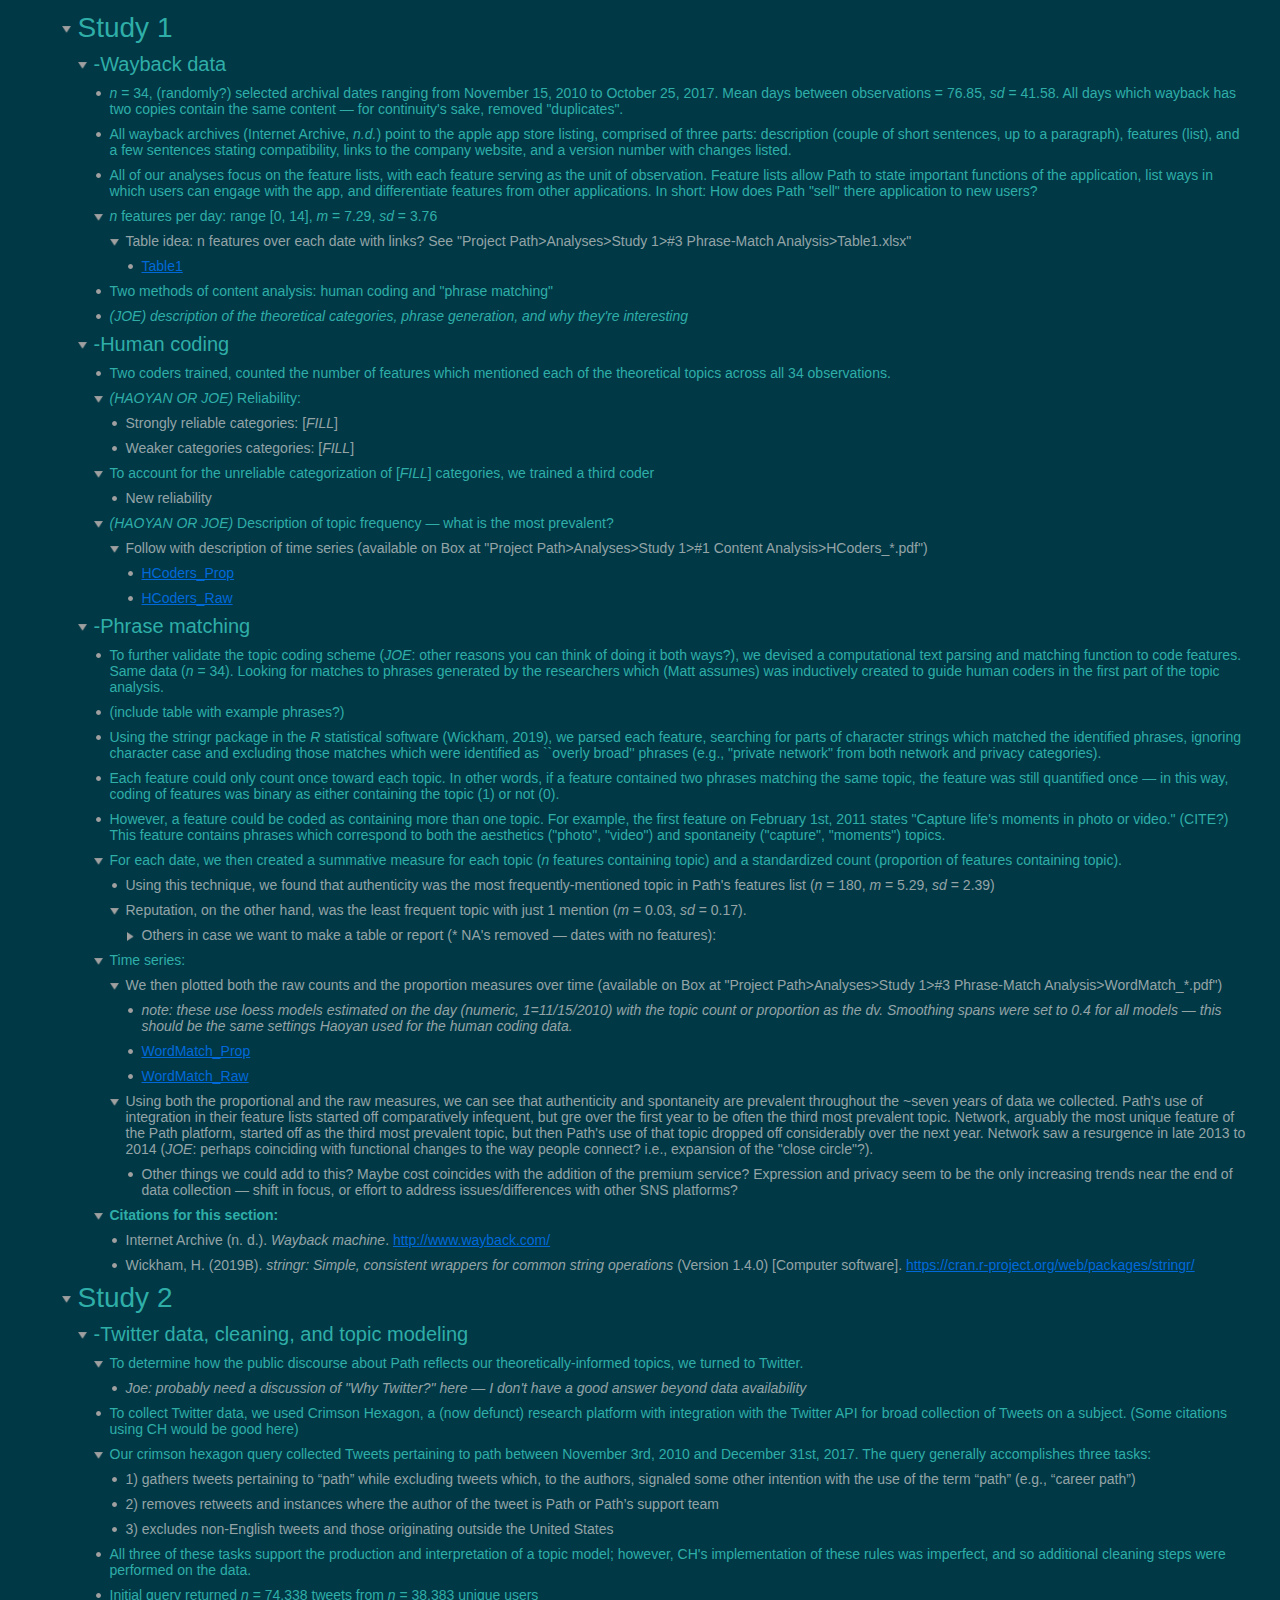
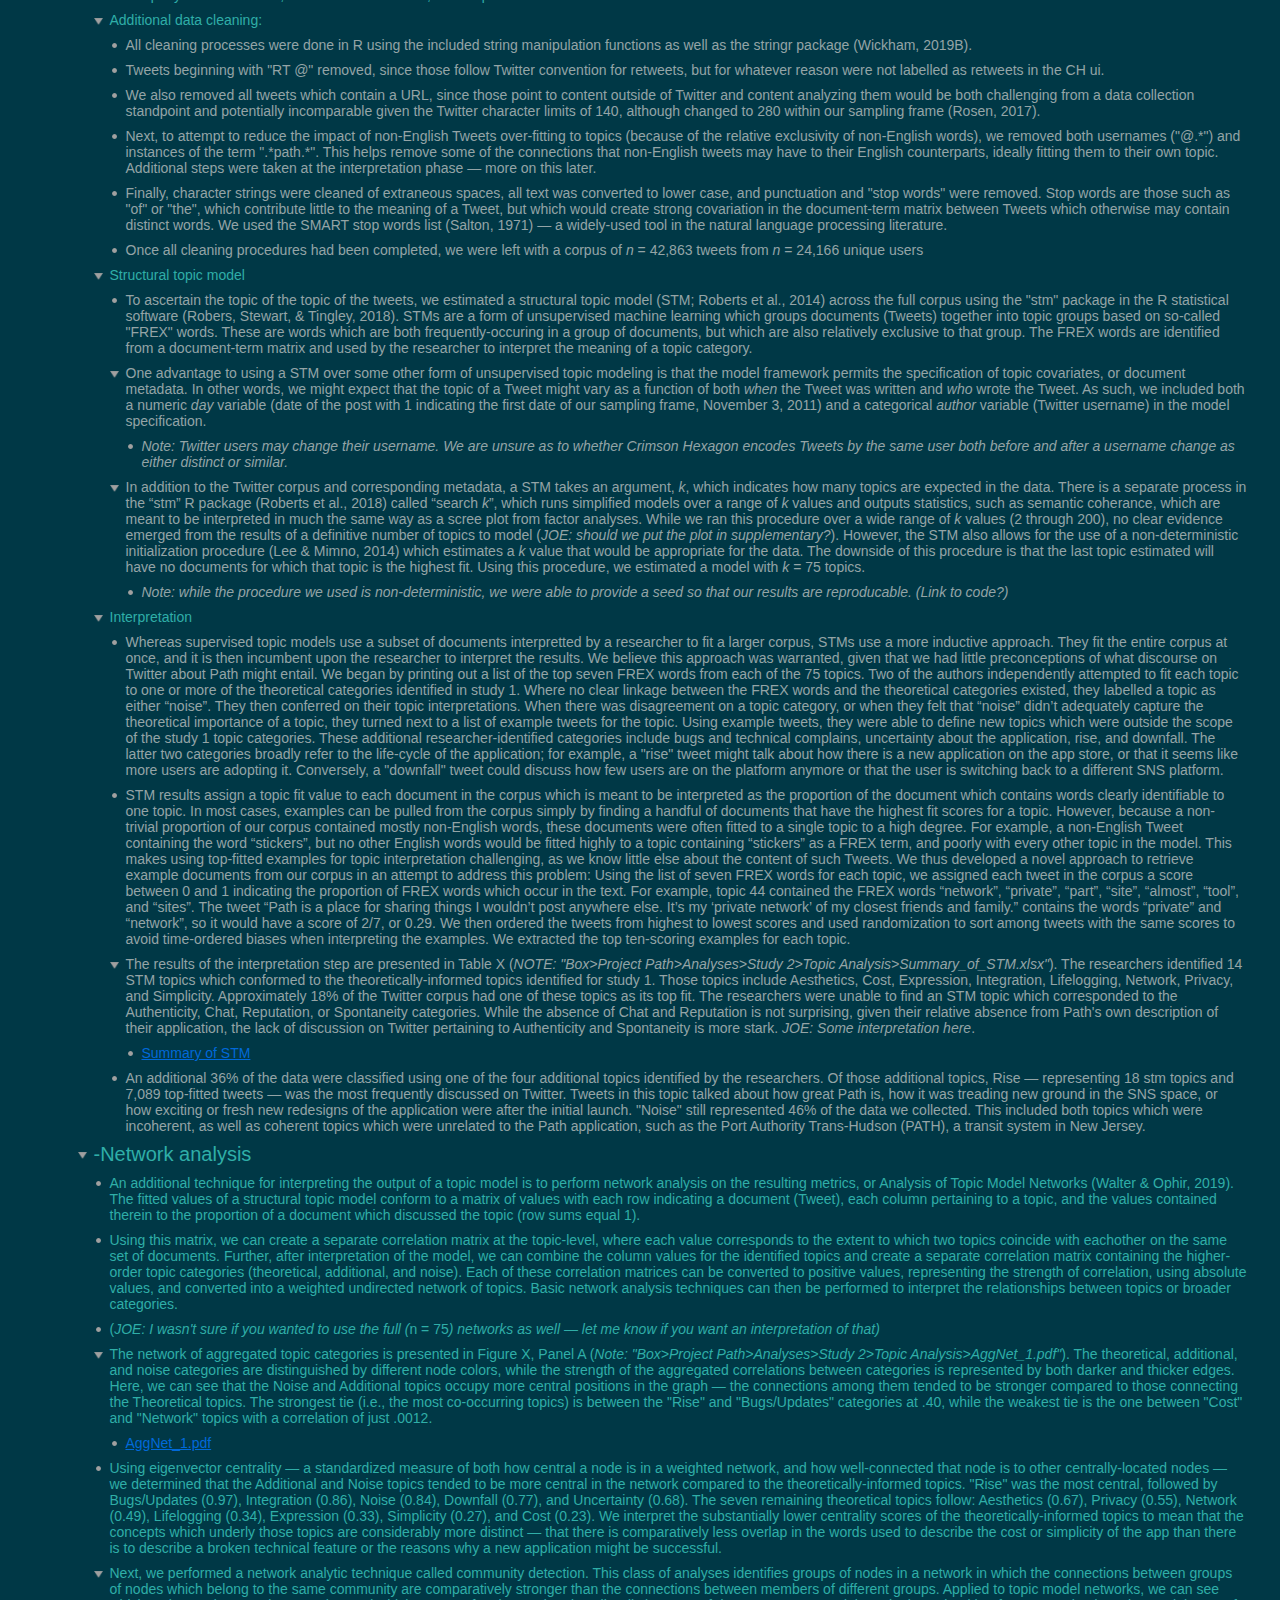
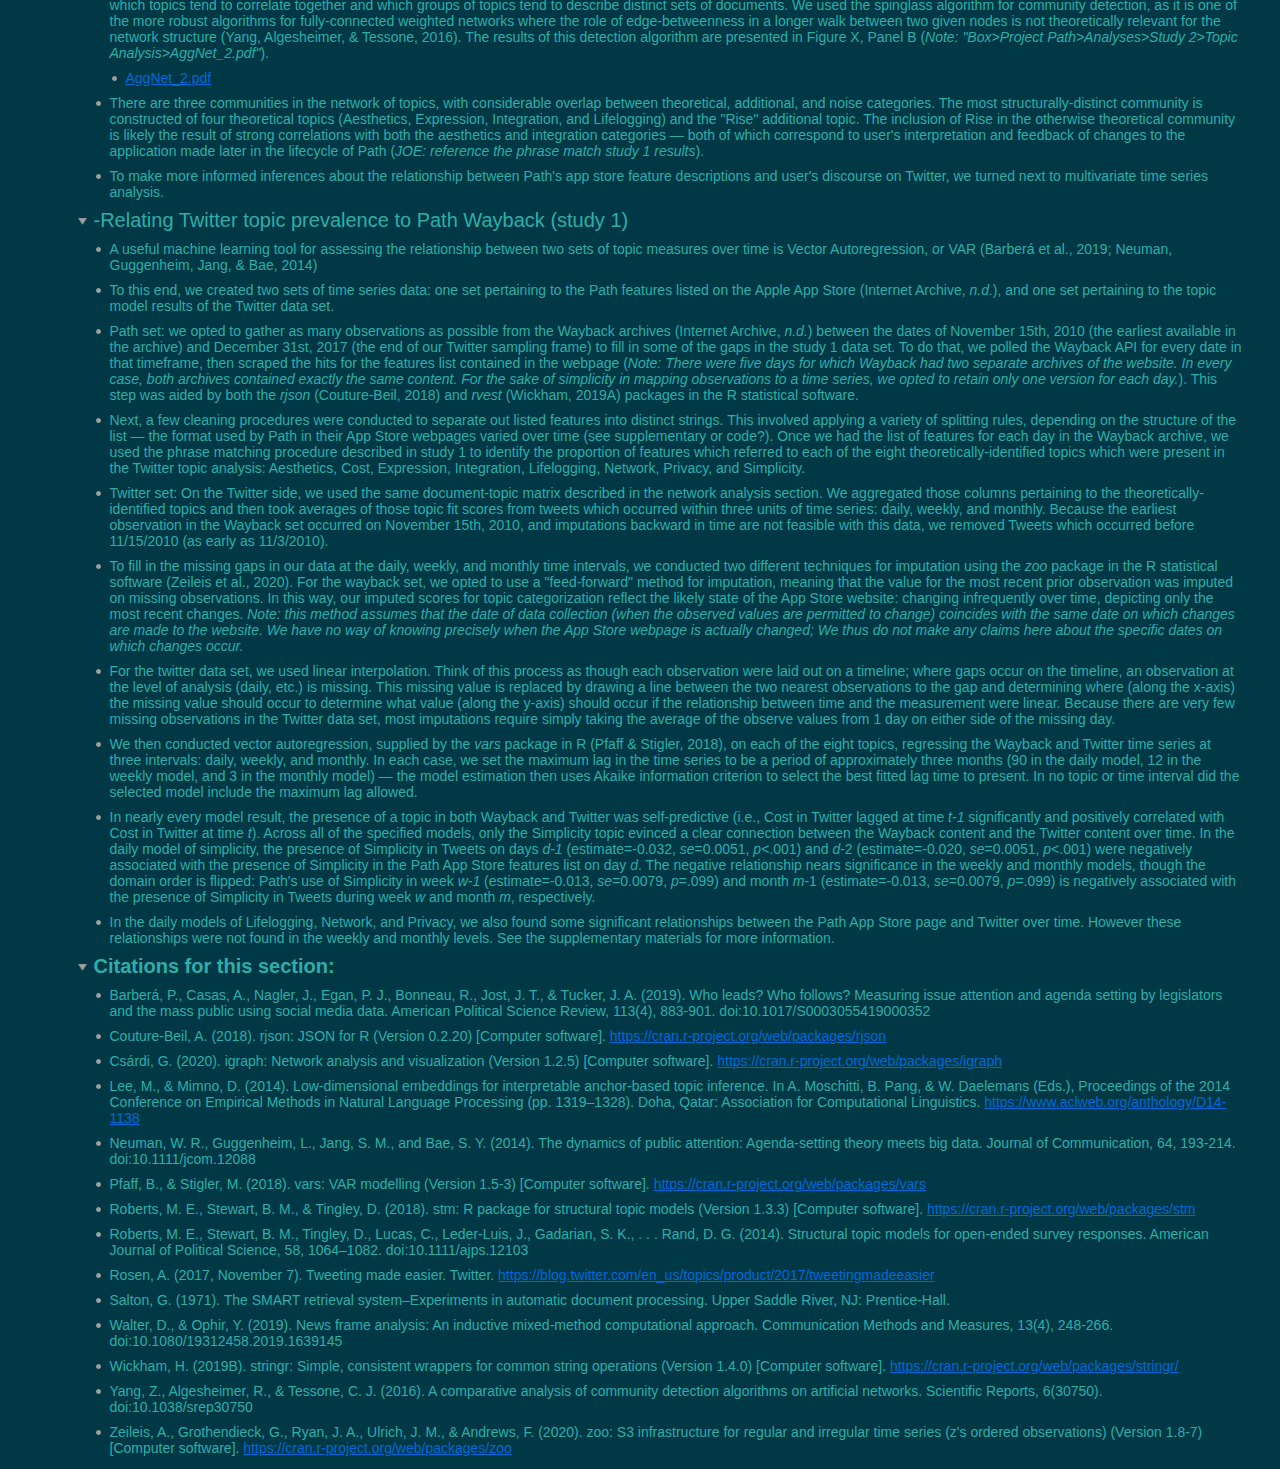
<file: project-path/index.html>
<!DOCTYPE html><html><head><meta http-equiv="Content-Type" content="text/html; charset=utf-8"><meta charset="UTF-8"><title>Path_Methods_Outline</title><script type="text/javascript" src="jquery-3.1.0.min.js"></script><script type="text/javascript" src="outliner.js"></script><link href="styles.css" type="text/css" rel="stylesheet"></head><body id="wholeDocument" data-theme="dark" class=""><div id="centered"><table data-level="1" id="hdS_vxOF0Ar" class="whole-row root" data-state="expanded" data-has-children="1" data-below-children="" data-bottom-padding="5" data-above-note="" data-above-children=""><tr class="outline-row level-1"><td><div class="alt-row-layer fill-cell"><div class="fill-cell "><div class="note-icon"></div></div></div></td><td><div class="alt-row-layer fill-cell"><div class="fill-cell force-wrap"><table class="outline-column"><tr><td class="" onmousedown="ioSwitch('hdS_vxOF0Ar', event.shiftKey)" style="width: 9px; "> </td><td class="handle " onmousedown="ioSwitch('hdS_vxOF0Ar', event.shiftKey)" style="padding-top: 4px;  width: 15px; "><div class="handle"><img id="ihdS_vxOF0Ar" alt="V" class="parent" src="Expanded-dark.png" title="collapse"></div></td><td class="label empty" style="padding-top: 4px; width: 1px; "></td><td class="column" style="padding-bottom: 5px; padding-top: 4px; "><div class="force-wrap white-space">Study 1</div></td></tr></table></div></div></td></tr></table><table data-level="2" id="e0q3fw-N9ti" class="whole-row" data-state="expanded" data-has-children="1" data-below-children="" data-bottom-padding="5" data-above-note="" data-above-children=""><tr class="outline-row level-2"><td><div class="alt-row-layer fill-cell"><div class="fill-cell "><div class="note-icon"></div></div></div></td><td><div class="alt-row-layer fill-cell"><div class="fill-cell force-wrap"><table class="outline-column"><tr><td class="" onmousedown="ioSwitch('e0q3fw-N9ti', event.shiftKey)" style="width: 25px; "> </td><td class="handle " onmousedown="ioSwitch('e0q3fw-N9ti', event.shiftKey)" style="padding-top: 4px;  width: 15px; "><div class="handle"><img id="ie0q3fw-N9ti" alt="V" class="parent" src="Expanded-dark.png" title="collapse"></div></td><td class="label empty" style="padding-top: 4px; width: 1px; "></td><td class="column" style="padding-bottom: 5px; padding-top: 4px; "><div class="force-wrap white-space">-Wayback data</div></td></tr></table></div></div></td></tr></table><table data-level="3" id="pTzPMycMNi-" class="whole-row" data-state="collapsed" data-has-children="0" data-below-children="" data-bottom-padding="5" data-above-note="" data-above-children=""><tr class="outline-row level-3"><td><div class="alt-row-layer fill-cell"><div class="fill-cell "><div class="note-icon"></div></div></div></td><td><div class="alt-row-layer fill-cell"><div class="fill-cell force-wrap"><table class="outline-column"><tr><td class="" style="width: 41px; "> </td><td class="handle " style="padding-top: 4px;  width: 15px; "><div class="handle"><img alt="*" class="leaf" src="LeafRowHandle-dark.png"></div></td><td class="label empty" style="padding-top: 4px; width: 1px; "></td><td class="column" style="padding-bottom: 5px; padding-top: 4px; "><div class="force-wrap white-space"><span class="" style="font-style: italic;">n</span> = 34, (randomly?) selected archival dates ranging from November 15, 2010 to October 25, 2017. Mean days between observations = 76.85, <span class="" style="font-style: italic;">sd</span> = 41.58. All days which wayback has two copies contain the same content — for continuity's sake, removed "duplicates".</div></td></tr></table></div></div></td></tr></table><table data-level="3" id="iomEXLTJpiN" class="whole-row" data-state="collapsed" data-has-children="0" data-below-children="" data-bottom-padding="5" data-above-note="" data-above-children=""><tr class="outline-row level-3"><td><div class="alt-row-layer fill-cell"><div class="fill-cell "><div class="note-icon"></div></div></div></td><td><div class="alt-row-layer fill-cell"><div class="fill-cell force-wrap"><table class="outline-column"><tr><td class="" style="width: 41px; "> </td><td class="handle " style="padding-top: 4px;  width: 15px; "><div class="handle"><img alt="*" class="leaf" src="LeafRowHandle-dark.png"></div></td><td class="label empty" style="padding-top: 4px; width: 1px; "></td><td class="column" style="padding-bottom: 5px; padding-top: 4px; "><div class="force-wrap white-space">All wayback archives (Internet Archive, <span class="" style="font-style: italic;">n.d.</span>) point to the apple app store listing, comprised of three parts: description (couple of short sentences, up to a paragraph), features (list), and a few sentences stating compatibility, links to the company website, and a version number with changes listed.</div></td></tr></table></div></div></td></tr></table><table data-level="3" id="p6cNb9kF4d-" class="whole-row" data-state="collapsed" data-has-children="0" data-below-children="" data-bottom-padding="5" data-above-note="" data-above-children=""><tr class="outline-row level-3"><td><div class="alt-row-layer fill-cell"><div class="fill-cell "><div class="note-icon"></div></div></div></td><td><div class="alt-row-layer fill-cell"><div class="fill-cell force-wrap"><table class="outline-column"><tr><td class="" style="width: 41px; "> </td><td class="handle " style="padding-top: 4px;  width: 15px; "><div class="handle"><img alt="*" class="leaf" src="LeafRowHandle-dark.png"></div></td><td class="label empty" style="padding-top: 4px; width: 1px; "></td><td class="column" style="padding-bottom: 5px; padding-top: 4px; "><div class="force-wrap white-space">All of our analyses focus on the feature lists, with each feature serving as the unit of observation. Feature lists allow Path to state important functions of the application, list ways in which users can engage with the app, and differentiate features from other applications. In short: How does Path "sell" there application to new users?</div></td></tr></table></div></div></td></tr></table><table data-level="3" id="ixBSw9HW2jv" class="whole-row" data-state="expanded" data-has-children="1" data-below-children="" data-bottom-padding="5" data-above-note="" data-above-children=""><tr class="outline-row level-3"><td><div class="alt-row-layer fill-cell"><div class="fill-cell "><div class="note-icon"></div></div></div></td><td><div class="alt-row-layer fill-cell"><div class="fill-cell force-wrap"><table class="outline-column"><tr><td class="" onmousedown="ioSwitch('ixBSw9HW2jv', event.shiftKey)" style="width: 41px; "> </td><td class="handle " onmousedown="ioSwitch('ixBSw9HW2jv', event.shiftKey)" style="padding-top: 4px;  width: 15px; "><div class="handle"><img id="iixBSw9HW2jv" alt="V" class="parent" src="Expanded-dark.png" title="collapse"></div></td><td class="label empty" style="padding-top: 4px; width: 1px; "></td><td class="column" style="padding-bottom: 5px; padding-top: 4px; "><div class="force-wrap white-space"><span class="" style="font-style: italic;">n</span> features per day: range [0, 14], <span class="" style="font-style: italic;">m</span> = 7.29, <span class="" style="font-style: italic;">sd</span> = 3.76</div></td></tr></table></div></div></td></tr></table><table data-level="4" id="hh2-J6DY2ke" class="whole-row" data-state="expanded" data-has-children="1" data-below-children="" data-bottom-padding="5" data-above-note="" data-above-children=""><tr class="outline-row level-4"><td><div class="alt-row-layer fill-cell"><div class="fill-cell "><div class="note-icon"></div></div></div></td><td><div class="alt-row-layer fill-cell"><div class="fill-cell force-wrap"><table class="outline-column"><tr><td class="" onmousedown="ioSwitch('hh2-J6DY2ke', event.shiftKey)" style="width: 57px; "> </td><td class="handle " onmousedown="ioSwitch('hh2-J6DY2ke', event.shiftKey)" style="padding-top: 4px;  width: 15px; "><div class="handle"><img id="ihh2-J6DY2ke" alt="V" class="parent" src="Expanded-dark.png" title="collapse"></div></td><td class="label empty" style="padding-top: 4px; width: 1px; "></td><td class="column" style="padding-bottom: 5px; padding-top: 4px; "><div class="force-wrap white-space">Table idea: n features over each date with links? See "Project Path&gt;Analyses&gt;Study 1&gt;#3 Phrase-Match Analysis&gt;Table1.xlsx"</div></td></tr></table></div></div></td></tr></table><table data-level="5" id="oHNH0u_qO0J" class="whole-row" data-state="collapsed" data-has-children="0" data-below-children="" data-bottom-padding="5" data-above-note="" data-above-children=""><tr class="outline-row level-5"><td><div class="alt-row-layer fill-cell"><div class="fill-cell "><div class="note-icon"></div></div></div></td><td><div class="alt-row-layer fill-cell"><div class="fill-cell force-wrap"><table class="outline-column"><tr><td class="" style="width: 73px; "> </td><td class="handle " style="padding-top: 4px;  width: 15px; "><div class="handle"><img alt="*" class="leaf" src="LeafRowHandle-dark.png"></div></td><td class="label empty" style="padding-top: 4px; width: 1px; "></td><td class="column" style="padding-bottom: 5px; padding-top: 4px; "><div class="force-wrap white-space"><a href="Table1.xlsx" target="_blank">Table1</a></div></td></tr></table></div></div></td></tr></table><table data-level="3" id="jQd-8MMkAV_" class="whole-row" data-state="collapsed" data-has-children="0" data-below-children="" data-bottom-padding="5" data-above-note="" data-above-children=""><tr class="outline-row level-3"><td><div class="alt-row-layer fill-cell"><div class="fill-cell "><div class="note-icon"></div></div></div></td><td><div class="alt-row-layer fill-cell"><div class="fill-cell force-wrap"><table class="outline-column"><tr><td class="" style="width: 41px; "> </td><td class="handle " style="padding-top: 4px;  width: 15px; "><div class="handle"><img alt="*" class="leaf" src="LeafRowHandle-dark.png"></div></td><td class="label empty" style="padding-top: 4px; width: 1px; "></td><td class="column" style="padding-bottom: 5px; padding-top: 4px; "><div class="force-wrap white-space">Two methods of content analysis: human coding and "phrase matching"</div></td></tr></table></div></div></td></tr></table><table data-level="3" id="kFwUvyvjgYa" class="whole-row" data-state="collapsed" data-has-children="0" data-below-children="" data-bottom-padding="5" data-above-note="" data-above-children=""><tr class="outline-row level-3"><td><div class="alt-row-layer fill-cell"><div class="fill-cell "><div class="note-icon"></div></div></div></td><td><div class="alt-row-layer fill-cell"><div class="fill-cell force-wrap"><table class="outline-column"><tr><td class="" style="width: 41px; "> </td><td class="handle " style="padding-top: 4px;  width: 15px; "><div class="handle"><img alt="*" class="leaf" src="LeafRowHandle-dark.png"></div></td><td class="label empty" style="padding-top: 4px; width: 1px; "></td><td class="column" style="padding-bottom: 5px; padding-top: 4px; "><div class="force-wrap white-space"><span class="" style="font-style: italic;">(JOE) description of the theoretical categories, phrase generation, and why they're interesting</span></div></td></tr></table></div></div></td></tr></table><table data-level="2" id="g7W_ouSYyOc" class="whole-row" data-state="expanded" data-has-children="1" data-below-children="" data-bottom-padding="5" data-above-note="" data-above-children=""><tr class="outline-row level-2"><td><div class="alt-row-layer fill-cell"><div class="fill-cell "><div class="note-icon"></div></div></div></td><td><div class="alt-row-layer fill-cell"><div class="fill-cell force-wrap"><table class="outline-column"><tr><td class="" onmousedown="ioSwitch('g7W_ouSYyOc', event.shiftKey)" style="width: 25px; "> </td><td class="handle " onmousedown="ioSwitch('g7W_ouSYyOc', event.shiftKey)" style="padding-top: 4px;  width: 15px; "><div class="handle"><img id="ig7W_ouSYyOc" alt="V" class="parent" src="Expanded-dark.png" title="collapse"></div></td><td class="label empty" style="padding-top: 4px; width: 1px; "></td><td class="column" style="padding-bottom: 5px; padding-top: 4px; "><div class="force-wrap white-space">-Human coding</div></td></tr></table></div></div></td></tr></table><table data-level="3" id="iLK9vqE6Jys" class="whole-row" data-state="collapsed" data-has-children="0" data-below-children="" data-bottom-padding="5" data-above-note="" data-above-children=""><tr class="outline-row level-3"><td><div class="alt-row-layer fill-cell"><div class="fill-cell "><div class="note-icon"></div></div></div></td><td><div class="alt-row-layer fill-cell"><div class="fill-cell force-wrap"><table class="outline-column"><tr><td class="" style="width: 41px; "> </td><td class="handle " style="padding-top: 4px;  width: 15px; "><div class="handle"><img alt="*" class="leaf" src="LeafRowHandle-dark.png"></div></td><td class="label empty" style="padding-top: 4px; width: 1px; "></td><td class="column" style="padding-bottom: 5px; padding-top: 4px; "><div class="force-wrap white-space">Two coders trained, counted the number of features which mentioned each of the theoretical topics across all 34 observations.</div></td></tr></table></div></div></td></tr></table><table data-level="3" id="d9Py_GyUJdp" class="whole-row" data-state="expanded" data-has-children="1" data-below-children="" data-bottom-padding="5" data-above-note="" data-above-children=""><tr class="outline-row level-3"><td><div class="alt-row-layer fill-cell"><div class="fill-cell "><div class="note-icon"></div></div></div></td><td><div class="alt-row-layer fill-cell"><div class="fill-cell force-wrap"><table class="outline-column"><tr><td class="" onmousedown="ioSwitch('d9Py_GyUJdp', event.shiftKey)" style="width: 41px; "> </td><td class="handle " onmousedown="ioSwitch('d9Py_GyUJdp', event.shiftKey)" style="padding-top: 4px;  width: 15px; "><div class="handle"><img id="id9Py_GyUJdp" alt="V" class="parent" src="Expanded-dark.png" title="collapse"></div></td><td class="label empty" style="padding-top: 4px; width: 1px; "></td><td class="column" style="padding-bottom: 5px; padding-top: 4px; "><div class="force-wrap white-space"><span class="" style="font-style: italic;">(HAOYAN OR JOE) </span>Reliability:</div></td></tr></table></div></div></td></tr></table><table data-level="4" id="l-cqHLYD7CY" class="whole-row" data-state="collapsed" data-has-children="0" data-below-children="" data-bottom-padding="5" data-above-note="" data-above-children=""><tr class="outline-row level-4"><td><div class="alt-row-layer fill-cell"><div class="fill-cell "><div class="note-icon"></div></div></div></td><td><div class="alt-row-layer fill-cell"><div class="fill-cell force-wrap"><table class="outline-column"><tr><td class="" style="width: 57px; "> </td><td class="handle " style="padding-top: 4px;  width: 15px; "><div class="handle"><img alt="*" class="leaf" src="LeafRowHandle-dark.png"></div></td><td class="label empty" style="padding-top: 4px; width: 1px; "></td><td class="column" style="padding-bottom: 5px; padding-top: 4px; "><div class="force-wrap white-space">Strongly reliable categories: [<span class="" style="font-style: italic;">FILL</span>]</div></td></tr></table></div></div></td></tr></table><table data-level="4" id="hJiTbj5dMSQ" class="whole-row" data-state="collapsed" data-has-children="0" data-below-children="" data-bottom-padding="5" data-above-note="" data-above-children=""><tr class="outline-row level-4"><td><div class="alt-row-layer fill-cell"><div class="fill-cell "><div class="note-icon"></div></div></div></td><td><div class="alt-row-layer fill-cell"><div class="fill-cell force-wrap"><table class="outline-column"><tr><td class="" style="width: 57px; "> </td><td class="handle " style="padding-top: 4px;  width: 15px; "><div class="handle"><img alt="*" class="leaf" src="LeafRowHandle-dark.png"></div></td><td class="label empty" style="padding-top: 4px; width: 1px; "></td><td class="column" style="padding-bottom: 5px; padding-top: 4px; "><div class="force-wrap white-space">Weaker categories categories: [<span class="" style="font-style: italic;">FILL</span>]</div></td></tr></table></div></div></td></tr></table><table data-level="3" id="jfVN96p6h_x" class="whole-row" data-state="expanded" data-has-children="1" data-below-children="" data-bottom-padding="5" data-above-note="" data-above-children=""><tr class="outline-row level-3"><td><div class="alt-row-layer fill-cell"><div class="fill-cell "><div class="note-icon"></div></div></div></td><td><div class="alt-row-layer fill-cell"><div class="fill-cell force-wrap"><table class="outline-column"><tr><td class="" onmousedown="ioSwitch('jfVN96p6h_x', event.shiftKey)" style="width: 41px; "> </td><td class="handle " onmousedown="ioSwitch('jfVN96p6h_x', event.shiftKey)" style="padding-top: 4px;  width: 15px; "><div class="handle"><img id="ijfVN96p6h_x" alt="V" class="parent" src="Expanded-dark.png" title="collapse"></div></td><td class="label empty" style="padding-top: 4px; width: 1px; "></td><td class="column" style="padding-bottom: 5px; padding-top: 4px; "><div class="force-wrap white-space">To account for the unreliable categorization of [<span class="" style="font-style: italic;">FILL</span>] categories, we trained a third coder</div></td></tr></table></div></div></td></tr></table><table data-level="4" id="mXiaYg65lqP" class="whole-row" data-state="collapsed" data-has-children="0" data-below-children="" data-bottom-padding="5" data-above-note="" data-above-children=""><tr class="outline-row level-4"><td><div class="alt-row-layer fill-cell"><div class="fill-cell "><div class="note-icon"></div></div></div></td><td><div class="alt-row-layer fill-cell"><div class="fill-cell force-wrap"><table class="outline-column"><tr><td class="" style="width: 57px; "> </td><td class="handle " style="padding-top: 4px;  width: 15px; "><div class="handle"><img alt="*" class="leaf" src="LeafRowHandle-dark.png"></div></td><td class="label empty" style="padding-top: 4px; width: 1px; "></td><td class="column" style="padding-bottom: 5px; padding-top: 4px; "><div class="force-wrap white-space">New reliability</div></td></tr></table></div></div></td></tr></table><table data-level="3" id="f-xKHC46uIl" class="whole-row" data-state="expanded" data-has-children="1" data-below-children="" data-bottom-padding="5" data-above-note="" data-above-children=""><tr class="outline-row level-3"><td><div class="alt-row-layer fill-cell"><div class="fill-cell "><div class="note-icon"></div></div></div></td><td><div class="alt-row-layer fill-cell"><div class="fill-cell force-wrap"><table class="outline-column"><tr><td class="" onmousedown="ioSwitch('f-xKHC46uIl', event.shiftKey)" style="width: 41px; "> </td><td class="handle " onmousedown="ioSwitch('f-xKHC46uIl', event.shiftKey)" style="padding-top: 4px;  width: 15px; "><div class="handle"><img id="if-xKHC46uIl" alt="V" class="parent" src="Expanded-dark.png" title="collapse"></div></td><td class="label empty" style="padding-top: 4px; width: 1px; "></td><td class="column" style="padding-bottom: 5px; padding-top: 4px; "><div class="force-wrap white-space"><span class="" style="font-style: italic;">(HAOYAN OR JOE)</span> Description of topic frequency — what is the most prevalent?</div></td></tr></table></div></div></td></tr></table><table data-level="4" id="cqKFhjV4kYa" class="whole-row" data-state="expanded" data-has-children="1" data-below-children="" data-bottom-padding="5" data-above-note="" data-above-children=""><tr class="outline-row level-4"><td><div class="alt-row-layer fill-cell"><div class="fill-cell "><div class="note-icon"></div></div></div></td><td><div class="alt-row-layer fill-cell"><div class="fill-cell force-wrap"><table class="outline-column"><tr><td class="" onmousedown="ioSwitch('cqKFhjV4kYa', event.shiftKey)" style="width: 57px; "> </td><td class="handle " onmousedown="ioSwitch('cqKFhjV4kYa', event.shiftKey)" style="padding-top: 4px;  width: 15px; "><div class="handle"><img id="icqKFhjV4kYa" alt="V" class="parent" src="Expanded-dark.png" title="collapse"></div></td><td class="label empty" style="padding-top: 4px; width: 1px; "></td><td class="column" style="padding-bottom: 5px; padding-top: 4px; "><div class="force-wrap white-space">Follow with description of time series (available on Box at "Project Path&gt;Analyses&gt;Study 1&gt;#1 Content Analysis&gt;HCoders_*.pdf")</div></td></tr></table></div></div></td></tr></table><table data-level="5" id="lMA_ZyW-8cN" class="whole-row" data-state="collapsed" data-has-children="0" data-below-children="" data-bottom-padding="5" data-above-note="" data-above-children=""><tr class="outline-row level-5"><td><div class="alt-row-layer fill-cell"><div class="fill-cell "><div class="note-icon"></div></div></div></td><td><div class="alt-row-layer fill-cell"><div class="fill-cell force-wrap"><table class="outline-column"><tr><td class="" style="width: 73px; "> </td><td class="handle " style="padding-top: 4px;  width: 15px; "><div class="handle"><img alt="*" class="leaf" src="LeafRowHandle-dark.png"></div></td><td class="label empty" style="padding-top: 4px; width: 1px; "></td><td class="column" style="padding-bottom: 5px; padding-top: 4px; "><div class="force-wrap white-space"><a href="HCoders_Prop.pdf" target="_blank">HCoders_Prop</a></div></td></tr></table></div></div></td></tr></table><table data-level="5" id="evthcLejl4s" class="whole-row" data-state="collapsed" data-has-children="0" data-below-children="" data-bottom-padding="5" data-above-note="" data-above-children=""><tr class="outline-row level-5"><td><div class="alt-row-layer fill-cell"><div class="fill-cell "><div class="note-icon"></div></div></div></td><td><div class="alt-row-layer fill-cell"><div class="fill-cell force-wrap"><table class="outline-column"><tr><td class="" style="width: 73px; "> </td><td class="handle " style="padding-top: 4px;  width: 15px; "><div class="handle"><img alt="*" class="leaf" src="LeafRowHandle-dark.png"></div></td><td class="label empty" style="padding-top: 4px; width: 1px; "></td><td class="column" style="padding-bottom: 5px; padding-top: 4px; "><div class="force-wrap white-space"><a href="HCoders_Raw.pdf" target="_blank">HCoders_Raw</a></div></td></tr></table></div></div></td></tr></table><table data-level="2" id="n8Uv_hD0flm" class="whole-row" data-state="expanded" data-has-children="1" data-below-children="" data-bottom-padding="5" data-above-note="" data-above-children=""><tr class="outline-row level-2"><td><div class="alt-row-layer fill-cell"><div class="fill-cell "><div class="note-icon"></div></div></div></td><td><div class="alt-row-layer fill-cell"><div class="fill-cell force-wrap"><table class="outline-column"><tr><td class="" onmousedown="ioSwitch('n8Uv_hD0flm', event.shiftKey)" style="width: 25px; "> </td><td class="handle " onmousedown="ioSwitch('n8Uv_hD0flm', event.shiftKey)" style="padding-top: 4px;  width: 15px; "><div class="handle"><img id="in8Uv_hD0flm" alt="V" class="parent" src="Expanded-dark.png" title="collapse"></div></td><td class="label empty" style="padding-top: 4px; width: 1px; "></td><td class="column" style="padding-bottom: 5px; padding-top: 4px; "><div class="force-wrap white-space">-Phrase matching</div></td></tr></table></div></div></td></tr></table><table data-level="3" id="b6c74OqTsr7" class="whole-row" data-state="collapsed" data-has-children="0" data-below-children="" data-bottom-padding="5" data-above-note="" data-above-children=""><tr class="outline-row level-3"><td><div class="alt-row-layer fill-cell"><div class="fill-cell "><div class="note-icon"></div></div></div></td><td><div class="alt-row-layer fill-cell"><div class="fill-cell force-wrap"><table class="outline-column"><tr><td class="" style="width: 41px; "> </td><td class="handle " style="padding-top: 4px;  width: 15px; "><div class="handle"><img alt="*" class="leaf" src="LeafRowHandle-dark.png"></div></td><td class="label empty" style="padding-top: 4px; width: 1px; "></td><td class="column" style="padding-bottom: 5px; padding-top: 4px; "><div class="force-wrap white-space">To further validate the topic coding scheme (<span class="" style="font-style: italic;">JOE</span>: other reasons you can think of doing it both ways?), we devised a computational text parsing and matching function to code features. Same data (<span class="" style="font-style: italic;">n</span> = 34). Looking for matches to phrases generated by the researchers which (Matt assumes) was inductively created to guide human coders in the first part of the topic analysis.</div></td></tr></table></div></div></td></tr></table><table data-level="3" id="lbjI8jo0qmb" class="whole-row" data-state="collapsed" data-has-children="0" data-below-children="" data-bottom-padding="5" data-above-note="" data-above-children=""><tr class="outline-row level-3"><td><div class="alt-row-layer fill-cell"><div class="fill-cell "><div class="note-icon"></div></div></div></td><td><div class="alt-row-layer fill-cell"><div class="fill-cell force-wrap"><table class="outline-column"><tr><td class="" style="width: 41px; "> </td><td class="handle " style="padding-top: 4px;  width: 15px; "><div class="handle"><img alt="*" class="leaf" src="LeafRowHandle-dark.png"></div></td><td class="label empty" style="padding-top: 4px; width: 1px; "></td><td class="column" style="padding-bottom: 5px; padding-top: 4px; "><div class="force-wrap white-space">(include table with example phrases?)</div></td></tr></table></div></div></td></tr></table><table data-level="3" id="c0Pjl6GUUCl" class="whole-row" data-state="collapsed" data-has-children="0" data-below-children="" data-bottom-padding="5" data-above-note="" data-above-children=""><tr class="outline-row level-3"><td><div class="alt-row-layer fill-cell"><div class="fill-cell "><div class="note-icon"></div></div></div></td><td><div class="alt-row-layer fill-cell"><div class="fill-cell force-wrap"><table class="outline-column"><tr><td class="" style="width: 41px; "> </td><td class="handle " style="padding-top: 4px;  width: 15px; "><div class="handle"><img alt="*" class="leaf" src="LeafRowHandle-dark.png"></div></td><td class="label empty" style="padding-top: 4px; width: 1px; "></td><td class="column" style="padding-bottom: 5px; padding-top: 4px; "><div class="force-wrap white-space">Using the stringr package in the <span class="" style="font-style: italic;">R</span> statistical software (Wickham, 2019), we parsed each feature, searching for parts of character strings which matched the identified phrases, ignoring character case and excluding those matches which were identified as ``overly broad'' phrases (e.g., "private network" from both network and privacy categories).</div></td></tr></table></div></div></td></tr></table><table data-level="3" id="jA7eVDRZbkr" class="whole-row" data-state="collapsed" data-has-children="0" data-below-children="" data-bottom-padding="5" data-above-note="" data-above-children=""><tr class="outline-row level-3"><td><div class="alt-row-layer fill-cell"><div class="fill-cell "><div class="note-icon"></div></div></div></td><td><div class="alt-row-layer fill-cell"><div class="fill-cell force-wrap"><table class="outline-column"><tr><td class="" style="width: 41px; "> </td><td class="handle " style="padding-top: 4px;  width: 15px; "><div class="handle"><img alt="*" class="leaf" src="LeafRowHandle-dark.png"></div></td><td class="label empty" style="padding-top: 4px; width: 1px; "></td><td class="column" style="padding-bottom: 5px; padding-top: 4px; "><div class="force-wrap white-space">Each feature could only count once toward each topic. In other words, if a feature contained two phrases matching the same topic, the feature was still quantified once — in this way, coding of features was binary as either containing the topic (1) or not (0).</div></td></tr></table></div></div></td></tr></table><table data-level="3" id="doLUL5kt5nc" class="whole-row" data-state="collapsed" data-has-children="0" data-below-children="" data-bottom-padding="5" data-above-note="" data-above-children=""><tr class="outline-row level-3"><td><div class="alt-row-layer fill-cell"><div class="fill-cell "><div class="note-icon"></div></div></div></td><td><div class="alt-row-layer fill-cell"><div class="fill-cell force-wrap"><table class="outline-column"><tr><td class="" style="width: 41px; "> </td><td class="handle " style="padding-top: 4px;  width: 15px; "><div class="handle"><img alt="*" class="leaf" src="LeafRowHandle-dark.png"></div></td><td class="label empty" style="padding-top: 4px; width: 1px; "></td><td class="column" style="padding-bottom: 5px; padding-top: 4px; "><div class="force-wrap white-space">However, a feature could be coded as containing more than one topic. For example, the first feature on February 1st, 2011 states "Capture life's moments in photo or video." (CITE?) This feature contains phrases which correspond to both the aesthetics ("photo", "video") and spontaneity ("capture", "moments") topics.</div></td></tr></table></div></div></td></tr></table><table data-level="3" id="lonNP0RnTG4" class="whole-row" data-state="expanded" data-has-children="1" data-below-children="" data-bottom-padding="5" data-above-note="" data-above-children=""><tr class="outline-row level-3"><td><div class="alt-row-layer fill-cell"><div class="fill-cell "><div class="note-icon"></div></div></div></td><td><div class="alt-row-layer fill-cell"><div class="fill-cell force-wrap"><table class="outline-column"><tr><td class="" onmousedown="ioSwitch('lonNP0RnTG4', event.shiftKey)" style="width: 41px; "> </td><td class="handle " onmousedown="ioSwitch('lonNP0RnTG4', event.shiftKey)" style="padding-top: 4px;  width: 15px; "><div class="handle"><img id="ilonNP0RnTG4" alt="V" class="parent" src="Expanded-dark.png" title="collapse"></div></td><td class="label empty" style="padding-top: 4px; width: 1px; "></td><td class="column" style="padding-bottom: 5px; padding-top: 4px; "><div class="force-wrap white-space">For each date, we then created a summative measure for each topic (<span class="" style="font-style: italic;">n</span> features containing topic) and a standardized count (proportion of features containing topic).</div></td></tr></table></div></div></td></tr></table><table data-level="4" id="hiJaAWTYBl2" class="whole-row" data-state="collapsed" data-has-children="0" data-below-children="" data-bottom-padding="5" data-above-note="" data-above-children=""><tr class="outline-row level-4"><td><div class="alt-row-layer fill-cell"><div class="fill-cell "><div class="note-icon"></div></div></div></td><td><div class="alt-row-layer fill-cell"><div class="fill-cell force-wrap"><table class="outline-column"><tr><td class="" style="width: 57px; "> </td><td class="handle " style="padding-top: 4px;  width: 15px; "><div class="handle"><img alt="*" class="leaf" src="LeafRowHandle-dark.png"></div></td><td class="label empty" style="padding-top: 4px; width: 1px; "></td><td class="column" style="padding-bottom: 5px; padding-top: 4px; "><div class="force-wrap white-space">Using this technique, we found that authenticity was the most frequently-mentioned topic in Path's features list (<span class="" style="font-style: italic;">n</span> = 180, <span class="" style="font-style: italic;">m</span> = 5.29, <span class="" style="font-style: italic;">sd</span> = 2.39)</div></td></tr></table></div></div></td></tr></table><table data-level="4" id="cDiKz86r6rj" class="whole-row" data-state="expanded" data-has-children="1" data-below-children="" data-bottom-padding="5" data-above-note="" data-above-children=""><tr class="outline-row level-4"><td><div class="alt-row-layer fill-cell"><div class="fill-cell "><div class="note-icon"></div></div></div></td><td><div class="alt-row-layer fill-cell"><div class="fill-cell force-wrap"><table class="outline-column"><tr><td class="" onmousedown="ioSwitch('cDiKz86r6rj', event.shiftKey)" style="width: 57px; "> </td><td class="handle " onmousedown="ioSwitch('cDiKz86r6rj', event.shiftKey)" style="padding-top: 4px;  width: 15px; "><div class="handle"><img id="icDiKz86r6rj" alt="V" class="parent" src="Expanded-dark.png" title="collapse"></div></td><td class="label empty" style="padding-top: 4px; width: 1px; "></td><td class="column" style="padding-bottom: 5px; padding-top: 4px; "><div class="force-wrap white-space">Reputation, on the other hand, was the least frequent topic with just 1 mention (<span class="" style="font-style: italic;">m</span> = 0.03, <span class="" style="font-style: italic;">sd</span> = 0.17).</div></td></tr></table></div></div></td></tr></table><table data-level="5" id="c5LFfj7SUsw" class="whole-row" data-state="collapsed" data-has-children="1" data-below-children="" data-bottom-padding="5" data-above-note="" data-above-children=""><tr class="outline-row level-5"><td><div class="alt-row-layer fill-cell"><div class="fill-cell "><div class="note-icon"></div></div></div></td><td><div class="alt-row-layer fill-cell"><div class="fill-cell force-wrap"><table class="outline-column"><tr><td class="" onmousedown="ioSwitch('c5LFfj7SUsw', event.shiftKey)" style="width: 73px; "> </td><td class="handle " onmousedown="ioSwitch('c5LFfj7SUsw', event.shiftKey)" style="padding-top: 4px;  width: 15px; "><div class="handle"><img id="ic5LFfj7SUsw" alt="&gt;" class="parent" src="Collapsed-dark.png" title="expand"></div></td><td class="label empty" style="padding-top: 4px; width: 1px; "></td><td class="column" style="padding-bottom: 5px; padding-top: 4px; "><div class="force-wrap white-space">Others in case we want to make a table or report (* NA's removed — dates with no features):</div></td></tr></table></div></div></td></tr></table><table data-level="6" id="g5cWJd1dIh9" class="whole-row" data-state="collapsed" data-has-children="0" data-below-children="" data-bottom-padding="5" data-above-note="" data-above-children=""><tr class="outline-row level-6"><td onmousedown="toggleNote('g5cWJd1dIh9', event.shiftKey)"><div class="alt-row-layer fill-cell"><div class="fill-cell "><div class="note-icon"><img id="nig5cWJd1dIh9" alt="V" class="note-icon" src="OONote.png" title="toggle note"></div></div></div></td><td><div class="alt-row-layer fill-cell"><div class="fill-cell force-wrap"><table class="outline-column"><tr><td class="" style="width: 89px; "> </td><td class="handle " style="padding-top: 4px;  width: 15px; "><div class="handle"><img alt="*" class="leaf" src="LeafRowHandle-dark.png"></div></td><td class="label empty" style="padding-top: 4px; width: 1px; "></td><td class="column" style="padding-top: 4px; "><div class="force-wrap white-space">Network</div></td></tr></table></div></div></td></tr></table><table data-level="6" id="ng5cWJd1dIh9" class="whole-note" data-state="expanded" data-below-children="" data-bottom-padding="5" data-above-children=""><tr class="note-row level-6"><td><div class="note-filler"><div></div></div></td><td><div class="note-outline-column-div force-wrap fill-cell"><table class="note-table"><tr><td style="width: 89px;" class="note-bg "> </td><td class="note-bg " style="width: 15px;"> </td><td class="note-bg label empty" style=" color: rgba(0,0,0,0); width: 1px; "></td><td class="note" style="padding-bottom: 5px; "><div class="force-wrap white-space">raw: n=39; m=1.15; sd=0.82</div><div class="force-wrap white-space">*proportion: m=0.17; sd=0.11</div></td></tr></table></div></td></tr></table><table data-level="6" id="d9tMIkuLGyx" class="whole-row" data-state="collapsed" data-has-children="0" data-below-children="" data-bottom-padding="5" data-above-note="" data-above-children=""><tr class="outline-row level-6"><td onmousedown="toggleNote('d9tMIkuLGyx', event.shiftKey)"><div class="alt-row-layer fill-cell"><div class="fill-cell "><div class="note-icon"><img id="nid9tMIkuLGyx" alt="V" class="note-icon" src="OONote.png" title="toggle note"></div></div></div></td><td><div class="alt-row-layer fill-cell"><div class="fill-cell force-wrap"><table class="outline-column"><tr><td class="" style="width: 89px; "> </td><td class="handle " style="padding-top: 4px;  width: 15px; "><div class="handle"><img alt="*" class="leaf" src="LeafRowHandle-dark.png"></div></td><td class="label empty" style="padding-top: 4px; width: 1px; "></td><td class="column" style="padding-top: 4px; "><div class="force-wrap white-space">Aesthetics</div></td></tr></table></div></div></td></tr></table><table data-level="6" id="nd9tMIkuLGyx" class="whole-note" data-state="expanded" data-below-children="" data-bottom-padding="5" data-above-children=""><tr class="note-row level-6"><td><div class="note-filler"><div></div></div></td><td><div class="note-outline-column-div force-wrap fill-cell"><table class="note-table"><tr><td style="width: 89px;" class="note-bg "> </td><td class="note-bg " style="width: 15px;"> </td><td class="note-bg label empty" style=" color: rgba(0,0,0,0); width: 1px; "></td><td class="note" style="padding-bottom: 5px; "><div class="force-wrap white-space">raw: n=69; m=2.03; sd=1.24</div><div class="force-wrap white-space">*proportion: m=0.29; sd=0.12</div></td></tr></table></div></td></tr></table><table data-level="6" id="pjfJAmRT_re" class="whole-row" data-state="collapsed" data-has-children="0" data-below-children="" data-bottom-padding="5" data-above-note="" data-above-children=""><tr class="outline-row level-6"><td onmousedown="toggleNote('pjfJAmRT_re', event.shiftKey)"><div class="alt-row-layer fill-cell"><div class="fill-cell "><div class="note-icon"><img id="nipjfJAmRT_re" alt="V" class="note-icon" src="OONote.png" title="toggle note"></div></div></div></td><td><div class="alt-row-layer fill-cell"><div class="fill-cell force-wrap"><table class="outline-column"><tr><td class="" style="width: 89px; "> </td><td class="handle " style="padding-top: 4px;  width: 15px; "><div class="handle"><img alt="*" class="leaf" src="LeafRowHandle-dark.png"></div></td><td class="label empty" style="padding-top: 4px; width: 1px; "></td><td class="column" style="padding-top: 4px; "><div class="force-wrap white-space">Spontaneity</div></td></tr></table></div></div></td></tr></table><table data-level="6" id="npjfJAmRT_re" class="whole-note" data-state="expanded" data-below-children="" data-bottom-padding="5" data-above-children=""><tr class="note-row level-6"><td><div class="note-filler"><div></div></div></td><td><div class="note-outline-column-div force-wrap fill-cell"><table class="note-table"><tr><td style="width: 89px;" class="note-bg "> </td><td class="note-bg " style="width: 15px;"> </td><td class="note-bg label empty" style=" color: rgba(0,0,0,0); width: 1px; "></td><td class="note" style="padding-bottom: 5px; "><div class="force-wrap white-space">raw: n=107; m=3.15; sd=1.35</div><div class="force-wrap white-space">*proportion: m=0.47; sd=0.16</div></td></tr></table></div></td></tr></table><table data-level="6" id="lflTrJsqNDy" class="whole-row" data-state="collapsed" data-has-children="0" data-below-children="" data-bottom-padding="5" data-above-note="" data-above-children=""><tr class="outline-row level-6"><td onmousedown="toggleNote('lflTrJsqNDy', event.shiftKey)"><div class="alt-row-layer fill-cell"><div class="fill-cell "><div class="note-icon"><img id="nilflTrJsqNDy" alt="V" class="note-icon" src="OONote.png" title="toggle note"></div></div></div></td><td><div class="alt-row-layer fill-cell"><div class="fill-cell force-wrap"><table class="outline-column"><tr><td class="" style="width: 89px; "> </td><td class="handle " style="padding-top: 4px;  width: 15px; "><div class="handle"><img alt="*" class="leaf" src="LeafRowHandle-dark.png"></div></td><td class="label empty" style="padding-top: 4px; width: 1px; "></td><td class="column" style="padding-top: 4px; "><div class="force-wrap white-space">Authenticity</div></td></tr></table></div></div></td></tr></table><table data-level="6" id="nlflTrJsqNDy" class="whole-note" data-state="expanded" data-below-children="" data-bottom-padding="5" data-above-children=""><tr class="note-row level-6"><td><div class="note-filler"><div></div></div></td><td><div class="note-outline-column-div force-wrap fill-cell"><table class="note-table"><tr><td style="width: 89px;" class="note-bg "> </td><td class="note-bg " style="width: 15px;"> </td><td class="note-bg label empty" style=" color: rgba(0,0,0,0); width: 1px; "></td><td class="note" style="padding-bottom: 5px; "><div class="force-wrap white-space">raw: n=180; m=5.29; sd=2.39</div><div class="force-wrap white-space">*proportion: m=0.76; sd=0.15</div></td></tr></table></div></td></tr></table><table data-level="6" id="hLO5YfM-ge_" class="whole-row" data-state="collapsed" data-has-children="0" data-below-children="" data-bottom-padding="5" data-above-note="" data-above-children=""><tr class="outline-row level-6"><td onmousedown="toggleNote('hLO5YfM-ge_', event.shiftKey)"><div class="alt-row-layer fill-cell"><div class="fill-cell "><div class="note-icon"><img id="nihLO5YfM-ge_" alt="V" class="note-icon" src="OONote.png" title="toggle note"></div></div></div></td><td><div class="alt-row-layer fill-cell"><div class="fill-cell force-wrap"><table class="outline-column"><tr><td class="" style="width: 89px; "> </td><td class="handle " style="padding-top: 4px;  width: 15px; "><div class="handle"><img alt="*" class="leaf" src="LeafRowHandle-dark.png"></div></td><td class="label empty" style="padding-top: 4px; width: 1px; "></td><td class="column" style="padding-top: 4px; "><div class="force-wrap white-space">Lifelogging</div></td></tr></table></div></div></td></tr></table><table data-level="6" id="nhLO5YfM-ge_" class="whole-note" data-state="expanded" data-below-children="" data-bottom-padding="5" data-above-children=""><tr class="note-row level-6"><td><div class="note-filler"><div></div></div></td><td><div class="note-outline-column-div force-wrap fill-cell"><table class="note-table"><tr><td style="width: 89px;" class="note-bg "> </td><td class="note-bg " style="width: 15px;"> </td><td class="note-bg label empty" style=" color: rgba(0,0,0,0); width: 1px; "></td><td class="note" style="padding-bottom: 5px; "><div class="force-wrap white-space">raw: n=47; m=1.38; sd=0.95</div><div class="force-wrap white-space">*proportion: m=0.19; sd=0.094</div></td></tr></table></div></td></tr></table><table data-level="6" id="idDeJ6Sevrv" class="whole-row" data-state="collapsed" data-has-children="0" data-below-children="" data-bottom-padding="5" data-above-note="" data-above-children=""><tr class="outline-row level-6"><td onmousedown="toggleNote('idDeJ6Sevrv', event.shiftKey)"><div class="alt-row-layer fill-cell"><div class="fill-cell "><div class="note-icon"><img id="niidDeJ6Sevrv" alt="V" class="note-icon" src="OONote.png" title="toggle note"></div></div></div></td><td><div class="alt-row-layer fill-cell"><div class="fill-cell force-wrap"><table class="outline-column"><tr><td class="" style="width: 89px; "> </td><td class="handle " style="padding-top: 4px;  width: 15px; "><div class="handle"><img alt="*" class="leaf" src="LeafRowHandle-dark.png"></div></td><td class="label empty" style="padding-top: 4px; width: 1px; "></td><td class="column" style="padding-top: 4px; "><div class="force-wrap white-space">Expression</div></td></tr></table></div></div></td></tr></table><table data-level="6" id="nidDeJ6Sevrv" class="whole-note" data-state="expanded" data-below-children="" data-bottom-padding="5" data-above-children=""><tr class="note-row level-6"><td><div class="note-filler"><div></div></div></td><td><div class="note-outline-column-div force-wrap fill-cell"><table class="note-table"><tr><td style="width: 89px;" class="note-bg "> </td><td class="note-bg " style="width: 15px;"> </td><td class="note-bg label empty" style=" color: rgba(0,0,0,0); width: 1px; "></td><td class="note" style="padding-bottom: 5px; "><div class="force-wrap white-space">raw: n=46; m=1.35; sd=1.10</div><div class="force-wrap white-space">*proportion: m=0.18; sd=0.096</div></td></tr></table></div></td></tr></table><table data-level="6" id="h83h1QyV04w" class="whole-row" data-state="collapsed" data-has-children="0" data-below-children="" data-bottom-padding="5" data-above-note="" data-above-children=""><tr class="outline-row level-6"><td onmousedown="toggleNote('h83h1QyV04w', event.shiftKey)"><div class="alt-row-layer fill-cell"><div class="fill-cell "><div class="note-icon"><img id="nih83h1QyV04w" alt="V" class="note-icon" src="OONote.png" title="toggle note"></div></div></div></td><td><div class="alt-row-layer fill-cell"><div class="fill-cell force-wrap"><table class="outline-column"><tr><td class="" style="width: 89px; "> </td><td class="handle " style="padding-top: 4px;  width: 15px; "><div class="handle"><img alt="*" class="leaf" src="LeafRowHandle-dark.png"></div></td><td class="label empty" style="padding-top: 4px; width: 1px; "></td><td class="column" style="padding-top: 4px; "><div class="force-wrap white-space">Privacy</div></td></tr></table></div></div></td></tr></table><table data-level="6" id="nh83h1QyV04w" class="whole-note" data-state="expanded" data-below-children="" data-bottom-padding="5" data-above-children=""><tr class="note-row level-6"><td><div class="note-filler"><div></div></div></td><td><div class="note-outline-column-div force-wrap fill-cell"><table class="note-table"><tr><td style="width: 89px;" class="note-bg "> </td><td class="note-bg " style="width: 15px;"> </td><td class="note-bg label empty" style=" color: rgba(0,0,0,0); width: 1px; "></td><td class="note" style="padding-bottom: 5px; "><div class="force-wrap white-space">raw: n=22; m=0.65; sd=1.15</div><div class="force-wrap white-space">*proportion: m=0.072; sd=0.10</div></td></tr></table></div></td></tr></table><table data-level="6" id="fK5wc-K1aWW" class="whole-row" data-state="collapsed" data-has-children="0" data-below-children="" data-bottom-padding="5" data-above-note="" data-above-children=""><tr class="outline-row level-6"><td onmousedown="toggleNote('fK5wc-K1aWW', event.shiftKey)"><div class="alt-row-layer fill-cell"><div class="fill-cell "><div class="note-icon"><img id="nifK5wc-K1aWW" alt="V" class="note-icon" src="OONote.png" title="toggle note"></div></div></div></td><td><div class="alt-row-layer fill-cell"><div class="fill-cell force-wrap"><table class="outline-column"><tr><td class="" style="width: 89px; "> </td><td class="handle " style="padding-top: 4px;  width: 15px; "><div class="handle"><img alt="*" class="leaf" src="LeafRowHandle-dark.png"></div></td><td class="label empty" style="padding-top: 4px; width: 1px; "></td><td class="column" style="padding-top: 4px; "><div class="force-wrap white-space">Simplicity</div></td></tr></table></div></div></td></tr></table><table data-level="6" id="nfK5wc-K1aWW" class="whole-note" data-state="expanded" data-below-children="" data-bottom-padding="5" data-above-children=""><tr class="note-row level-6"><td><div class="note-filler"><div></div></div></td><td><div class="note-outline-column-div force-wrap fill-cell"><table class="note-table"><tr><td style="width: 89px;" class="note-bg "> </td><td class="note-bg " style="width: 15px;"> </td><td class="note-bg label empty" style=" color: rgba(0,0,0,0); width: 1px; "></td><td class="note" style="padding-bottom: 5px; "><div class="force-wrap white-space">raw: n=17; m=0.50; sd=0.62</div><div class="force-wrap white-space">*proportion: m=0.075; sd=0.085</div></td></tr></table></div></td></tr></table><table data-level="6" id="eOpHfcsvviA" class="whole-row" data-state="collapsed" data-has-children="0" data-below-children="" data-bottom-padding="5" data-above-note="" data-above-children=""><tr class="outline-row level-6"><td onmousedown="toggleNote('eOpHfcsvviA', event.shiftKey)"><div class="alt-row-layer fill-cell"><div class="fill-cell "><div class="note-icon"><img id="nieOpHfcsvviA" alt="V" class="note-icon" src="OONote.png" title="toggle note"></div></div></div></td><td><div class="alt-row-layer fill-cell"><div class="fill-cell force-wrap"><table class="outline-column"><tr><td class="" style="width: 89px; "> </td><td class="handle " style="padding-top: 4px;  width: 15px; "><div class="handle"><img alt="*" class="leaf" src="LeafRowHandle-dark.png"></div></td><td class="label empty" style="padding-top: 4px; width: 1px; "></td><td class="column" style="padding-top: 4px; "><div class="force-wrap white-space">Cost</div></td></tr></table></div></div></td></tr></table><table data-level="6" id="neOpHfcsvviA" class="whole-note" data-state="expanded" data-below-children="" data-bottom-padding="5" data-above-children=""><tr class="note-row level-6"><td><div class="note-filler"><div></div></div></td><td><div class="note-outline-column-div force-wrap fill-cell"><table class="note-table"><tr><td style="width: 89px;" class="note-bg "> </td><td class="note-bg " style="width: 15px;"> </td><td class="note-bg label empty" style=" color: rgba(0,0,0,0); width: 1px; "></td><td class="note" style="padding-bottom: 5px; "><div class="force-wrap white-space">raw: n=11; m=0.32; sd=0.84</div><div class="force-wrap white-space">*proportion: m=0.028; sd=0.069</div></td></tr></table></div></td></tr></table><table data-level="6" id="ktAxWSiwh4k" class="whole-row" data-state="collapsed" data-has-children="0" data-below-children="" data-bottom-padding="5" data-above-note="" data-above-children=""><tr class="outline-row level-6"><td onmousedown="toggleNote('ktAxWSiwh4k', event.shiftKey)"><div class="alt-row-layer fill-cell"><div class="fill-cell "><div class="note-icon"><img id="niktAxWSiwh4k" alt="V" class="note-icon" src="OONote.png" title="toggle note"></div></div></div></td><td><div class="alt-row-layer fill-cell"><div class="fill-cell force-wrap"><table class="outline-column"><tr><td class="" style="width: 89px; "> </td><td class="handle " style="padding-top: 4px;  width: 15px; "><div class="handle"><img alt="*" class="leaf" src="LeafRowHandle-dark.png"></div></td><td class="label empty" style="padding-top: 4px; width: 1px; "></td><td class="column" style="padding-top: 4px; "><div class="force-wrap white-space">Chat</div></td></tr></table></div></div></td></tr></table><table data-level="6" id="nktAxWSiwh4k" class="whole-note" data-state="expanded" data-below-children="" data-bottom-padding="5" data-above-children=""><tr class="note-row level-6"><td><div class="note-filler"><div></div></div></td><td><div class="note-outline-column-div force-wrap fill-cell"><table class="note-table"><tr><td style="width: 89px;" class="note-bg "> </td><td class="note-bg " style="width: 15px;"> </td><td class="note-bg label empty" style=" color: rgba(0,0,0,0); width: 1px; "></td><td class="note" style="padding-bottom: 5px; "><div class="force-wrap white-space">raw: n=8; m=0.24; sd=0.43</div><div class="force-wrap white-space">*proportion: m=0.024; sd=0.041</div></td></tr></table></div></td></tr></table><table data-level="6" id="mjDxpTf3fet" class="whole-row" data-state="collapsed" data-has-children="0" data-below-children="" data-bottom-padding="5" data-above-note="" data-above-children=""><tr class="outline-row level-6"><td onmousedown="toggleNote('mjDxpTf3fet', event.shiftKey)"><div class="alt-row-layer fill-cell"><div class="fill-cell "><div class="note-icon"><img id="nimjDxpTf3fet" alt="V" class="note-icon" src="OONote.png" title="toggle note"></div></div></div></td><td><div class="alt-row-layer fill-cell"><div class="fill-cell force-wrap"><table class="outline-column"><tr><td class="" style="width: 89px; "> </td><td class="handle " style="padding-top: 4px;  width: 15px; "><div class="handle"><img alt="*" class="leaf" src="LeafRowHandle-dark.png"></div></td><td class="label empty" style="padding-top: 4px; width: 1px; "></td><td class="column" style="padding-top: 4px; "><div class="force-wrap white-space">Integration</div></td></tr></table></div></div></td></tr></table><table data-level="6" id="nmjDxpTf3fet" class="whole-note" data-state="expanded" data-below-children="" data-bottom-padding="5" data-above-children=""><tr class="note-row level-6"><td><div class="note-filler"><div></div></div></td><td><div class="note-outline-column-div force-wrap fill-cell"><table class="note-table"><tr><td style="width: 89px;" class="note-bg "> </td><td class="note-bg " style="width: 15px;"> </td><td class="note-bg label empty" style=" color: rgba(0,0,0,0); width: 1px; "></td><td class="note" style="padding-bottom: 5px; "><div class="force-wrap white-space">raw: n=83; m=2.44; sd=1.54</div><div class="force-wrap white-space">*proportion: m=0.34; sd=0.12</div></td></tr></table></div></td></tr></table><table data-level="6" id="iZ6vskgiM1-" class="whole-row" data-state="collapsed" data-has-children="0" data-below-children="" data-bottom-padding="5" data-above-note="" data-above-children=""><tr class="outline-row level-6"><td onmousedown="toggleNote('iZ6vskgiM1-', event.shiftKey)"><div class="alt-row-layer fill-cell"><div class="fill-cell "><div class="note-icon"><img id="niiZ6vskgiM1-" alt="V" class="note-icon" src="OONote.png" title="toggle note"></div></div></div></td><td><div class="alt-row-layer fill-cell"><div class="fill-cell force-wrap"><table class="outline-column"><tr><td class="" style="width: 89px; "> </td><td class="handle " style="padding-top: 4px;  width: 15px; "><div class="handle"><img alt="*" class="leaf" src="LeafRowHandle-dark.png"></div></td><td class="label empty" style="padding-top: 4px; width: 1px; "></td><td class="column" style="padding-top: 4px; "><div class="force-wrap white-space">Reputation</div></td></tr></table></div></div></td></tr></table><table data-level="6" id="niZ6vskgiM1-" class="whole-note" data-state="expanded" data-below-children="" data-bottom-padding="5" data-above-children=""><tr class="note-row level-6"><td><div class="note-filler"><div></div></div></td><td><div class="note-outline-column-div force-wrap fill-cell"><table class="note-table"><tr><td style="width: 89px;" class="note-bg "> </td><td class="note-bg " style="width: 15px;"> </td><td class="note-bg label empty" style=" color: rgba(0,0,0,0); width: 1px; "></td><td class="note" style="padding-bottom: 5px; "><div class="force-wrap white-space">raw: n=1; m=0.029; sd=0.17</div><div class="force-wrap white-space">*proportion: m=0.0026; sd=0.014</div></td></tr></table></div></td></tr></table><table data-level="3" id="pNM4SeeVNmw" class="whole-row" data-state="expanded" data-has-children="1" data-below-children="" data-bottom-padding="5" data-above-note="" data-above-children=""><tr class="outline-row level-3"><td><div class="alt-row-layer fill-cell"><div class="fill-cell "><div class="note-icon"></div></div></div></td><td><div class="alt-row-layer fill-cell"><div class="fill-cell force-wrap"><table class="outline-column"><tr><td class="" onmousedown="ioSwitch('pNM4SeeVNmw', event.shiftKey)" style="width: 41px; "> </td><td class="handle " onmousedown="ioSwitch('pNM4SeeVNmw', event.shiftKey)" style="padding-top: 4px;  width: 15px; "><div class="handle"><img id="ipNM4SeeVNmw" alt="V" class="parent" src="Expanded-dark.png" title="collapse"></div></td><td class="label empty" style="padding-top: 4px; width: 1px; "></td><td class="column" style="padding-bottom: 5px; padding-top: 4px; "><div class="force-wrap white-space">Time series:</div></td></tr></table></div></div></td></tr></table><table data-level="4" id="i8Ibg-l0rJk" class="whole-row" data-state="expanded" data-has-children="1" data-below-children="" data-bottom-padding="5" data-above-note="" data-above-children=""><tr class="outline-row level-4"><td><div class="alt-row-layer fill-cell"><div class="fill-cell "><div class="note-icon"></div></div></div></td><td><div class="alt-row-layer fill-cell"><div class="fill-cell force-wrap"><table class="outline-column"><tr><td class="" onmousedown="ioSwitch('i8Ibg-l0rJk', event.shiftKey)" style="width: 57px; "> </td><td class="handle " onmousedown="ioSwitch('i8Ibg-l0rJk', event.shiftKey)" style="padding-top: 4px;  width: 15px; "><div class="handle"><img id="ii8Ibg-l0rJk" alt="V" class="parent" src="Expanded-dark.png" title="collapse"></div></td><td class="label empty" style="padding-top: 4px; width: 1px; "></td><td class="column" style="padding-bottom: 5px; padding-top: 4px; "><div class="force-wrap white-space">We then plotted both the raw counts and the proportion measures over time (available on Box at "Project Path&gt;Analyses&gt;Study 1&gt;#3 Phrase-Match Analysis&gt;WordMatch_*.pdf")</div></td></tr></table></div></div></td></tr></table><table data-level="5" id="lYVin1umQAn" class="whole-row" data-state="collapsed" data-has-children="0" data-below-children="" data-bottom-padding="5" data-above-note="" data-above-children=""><tr class="outline-row level-5"><td><div class="alt-row-layer fill-cell"><div class="fill-cell "><div class="note-icon"></div></div></div></td><td><div class="alt-row-layer fill-cell"><div class="fill-cell force-wrap"><table class="outline-column"><tr><td class="" style="width: 73px; "> </td><td class="handle " style="padding-top: 4px;  width: 15px; "><div class="handle"><img alt="*" class="leaf" src="LeafRowHandle-dark.png"></div></td><td class="label empty" style="padding-top: 4px; width: 1px; "></td><td class="column" style="padding-bottom: 5px; padding-top: 4px; "><div class="force-wrap white-space"><span class="" style="font-style: italic;">note: these use loess models estimated on the day (numeric, 1=11/15/2010) with the topic count or proportion as the dv. Smoothing spans were set to 0.4 for all models — this should be the same settings Haoyan used for the human coding data.</span></div></td></tr></table></div></div></td></tr></table><table data-level="5" id="mLdVqwkMia3" class="whole-row" data-state="collapsed" data-has-children="0" data-below-children="" data-bottom-padding="5" data-above-note="" data-above-children=""><tr class="outline-row level-5"><td><div class="alt-row-layer fill-cell"><div class="fill-cell "><div class="note-icon"></div></div></div></td><td><div class="alt-row-layer fill-cell"><div class="fill-cell force-wrap"><table class="outline-column"><tr><td class="" style="width: 73px; "> </td><td class="handle " style="padding-top: 4px;  width: 15px; "><div class="handle"><img alt="*" class="leaf" src="LeafRowHandle-dark.png"></div></td><td class="label empty" style="padding-top: 4px; width: 1px; "></td><td class="column" style="padding-bottom: 5px; padding-top: 4px; "><div class="force-wrap white-space"><a href="WordMatch_Prop.pdf" target="_blank">WordMatch_Prop</a></div></td></tr></table></div></div></td></tr></table><table data-level="5" id="abrCMNWVaGL" class="whole-row" data-state="collapsed" data-has-children="0" data-below-children="" data-bottom-padding="5" data-above-note="" data-above-children=""><tr class="outline-row level-5"><td><div class="alt-row-layer fill-cell"><div class="fill-cell "><div class="note-icon"></div></div></div></td><td><div class="alt-row-layer fill-cell"><div class="fill-cell force-wrap"><table class="outline-column"><tr><td class="" style="width: 73px; "> </td><td class="handle " style="padding-top: 4px;  width: 15px; "><div class="handle"><img alt="*" class="leaf" src="LeafRowHandle-dark.png"></div></td><td class="label empty" style="padding-top: 4px; width: 1px; "></td><td class="column" style="padding-bottom: 5px; padding-top: 4px; "><div class="force-wrap white-space"><a href="WordMatch_Raw.pdf" target="_blank">WordMatch_Raw</a></div></td></tr></table></div></div></td></tr></table><table data-level="4" id="htpjRhIbeUc" class="whole-row" data-state="expanded" data-has-children="1" data-below-children="" data-bottom-padding="5" data-above-note="" data-above-children=""><tr class="outline-row level-4"><td><div class="alt-row-layer fill-cell"><div class="fill-cell "><div class="note-icon"></div></div></div></td><td><div class="alt-row-layer fill-cell"><div class="fill-cell force-wrap"><table class="outline-column"><tr><td class="" onmousedown="ioSwitch('htpjRhIbeUc', event.shiftKey)" style="width: 57px; "> </td><td class="handle " onmousedown="ioSwitch('htpjRhIbeUc', event.shiftKey)" style="padding-top: 4px;  width: 15px; "><div class="handle"><img id="ihtpjRhIbeUc" alt="V" class="parent" src="Expanded-dark.png" title="collapse"></div></td><td class="label empty" style="padding-top: 4px; width: 1px; "></td><td class="column" style="padding-bottom: 5px; padding-top: 4px; "><div class="force-wrap white-space">Using both the proportional and the raw measures, we can see that authenticity and spontaneity are prevalent throughout the ~seven years of data we collected. Path's use of integration in their feature lists started off comparatively infequent, but gre over the first year to be often the third most prevalent topic. Network, arguably the most unique feature of the Path platform, started off as the third most prevalent topic, but then Path's use of that topic dropped off considerably over the next year. Network saw a resurgence in late 2013 to 2014 (<span class="" style="font-style: italic;">JOE</span>: perhaps coinciding with functional changes to the way people connect? i.e., expansion of the "close circle"?).</div></td></tr></table></div></div></td></tr></table><table data-level="5" id="fo-rzXdforD" class="whole-row" data-state="collapsed" data-has-children="0" data-below-children="" data-bottom-padding="5" data-above-note="" data-above-children=""><tr class="outline-row level-5"><td><div class="alt-row-layer fill-cell"><div class="fill-cell "><div class="note-icon"></div></div></div></td><td><div class="alt-row-layer fill-cell"><div class="fill-cell force-wrap"><table class="outline-column"><tr><td class="" style="width: 73px; "> </td><td class="handle " style="padding-top: 4px;  width: 15px; "><div class="handle"><img alt="*" class="leaf" src="LeafRowHandle-dark.png"></div></td><td class="label empty" style="padding-top: 4px; width: 1px; "></td><td class="column" style="padding-bottom: 5px; padding-top: 4px; "><div class="force-wrap white-space">Other things we could add to this? Maybe cost coincides with the addition of the premium service? Expression and privacy seem to be the only increasing trends near the end of data collection — shift in focus, or effort to address issues/differences with other SNS platforms?</div></td></tr></table></div></div></td></tr></table><table data-level="3" id="eIXvRBA914w" class="whole-row" data-state="expanded" data-has-children="1" data-below-children="" data-bottom-padding="5" data-above-note="" data-above-children=""><tr class="outline-row level-3"><td><div class="alt-row-layer fill-cell"><div class="fill-cell "><div class="note-icon"></div></div></div></td><td><div class="alt-row-layer fill-cell"><div class="fill-cell force-wrap"><table class="outline-column"><tr><td class="" onmousedown="ioSwitch('eIXvRBA914w', event.shiftKey)" style="width: 41px; "> </td><td class="handle " onmousedown="ioSwitch('eIXvRBA914w', event.shiftKey)" style="padding-top: 4px;  width: 15px; "><div class="handle"><img id="ieIXvRBA914w" alt="V" class="parent" src="Expanded-dark.png" title="collapse"></div></td><td class="label empty" style="padding-top: 4px; width: 1px; "></td><td class="column" style="padding-bottom: 5px; padding-top: 4px; "><div class="force-wrap white-space"><span class="" style="font-weight: 700;">Citations for this section:</span></div></td></tr></table></div></div></td></tr></table><table data-level="4" id="kVx_xj2o3e0" class="whole-row" data-state="collapsed" data-has-children="0" data-below-children="" data-bottom-padding="5" data-above-note="" data-above-children=""><tr class="outline-row level-4"><td><div class="alt-row-layer fill-cell"><div class="fill-cell "><div class="note-icon"></div></div></div></td><td><div class="alt-row-layer fill-cell"><div class="fill-cell force-wrap"><table class="outline-column"><tr><td class="" style="width: 57px; "> </td><td class="handle " style="padding-top: 4px;  width: 15px; "><div class="handle"><img alt="*" class="leaf" src="LeafRowHandle-dark.png"></div></td><td class="label empty" style="padding-top: 4px; width: 1px; "></td><td class="column" style="padding-bottom: 5px; padding-top: 4px; "><div class="force-wrap white-space">Internet Archive (n. d.). <span class="" style="font-style: italic;">Wayback machine</span>. <a href="http://www.wayback.com/" target="_blank">http://www.wayback.com/</a></div></td></tr></table></div></div></td></tr></table><table data-level="4" id="fV5ce9LC3iF" class="whole-row" data-state="collapsed" data-has-children="0" data-below-children="" data-bottom-padding="5" data-above-note="" data-above-children=""><tr class="outline-row level-4"><td><div class="alt-row-layer fill-cell"><div class="fill-cell "><div class="note-icon"></div></div></div></td><td><div class="alt-row-layer fill-cell"><div class="fill-cell force-wrap"><table class="outline-column"><tr><td class="" style="width: 57px; "> </td><td class="handle " style="padding-top: 4px;  width: 15px; "><div class="handle"><img alt="*" class="leaf" src="LeafRowHandle-dark.png"></div></td><td class="label empty" style="padding-top: 4px; width: 1px; "></td><td class="column" style="padding-bottom: 5px; padding-top: 4px; "><div class="force-wrap white-space">Wickham, H. (2019B). <span class="" style="font-style: italic;">stringr: Simple, consistent wrappers for common string operations</span> (Version 1.4.0) [Computer software]. <a href="https://cran.r-project.org/web/packages/stringr/" target="_blank">https://cran.r-project.org/web/packages/stringr/</a></div></td></tr></table></div></div></td></tr></table><table data-level="1" id="p9u-h7tARE-" class="whole-row root" data-state="expanded" data-has-children="1" data-below-children="" data-bottom-padding="5" data-above-note="" data-above-children=""><tr class="outline-row level-1"><td><div class="alt-row-layer fill-cell"><div class="fill-cell "><div class="note-icon"></div></div></div></td><td><div class="alt-row-layer fill-cell"><div class="fill-cell force-wrap"><table class="outline-column"><tr><td class="" onmousedown="ioSwitch('p9u-h7tARE-', event.shiftKey)" style="width: 9px; "> </td><td class="handle " onmousedown="ioSwitch('p9u-h7tARE-', event.shiftKey)" style="padding-top: 4px;  width: 15px; "><div class="handle"><img id="ip9u-h7tARE-" alt="V" class="parent" src="Expanded-dark.png" title="collapse"></div></td><td class="label empty" style="padding-top: 4px; width: 1px; "></td><td class="column" style="padding-bottom: 5px; padding-top: 4px; "><div class="force-wrap white-space">Study 2</div></td></tr></table></div></div></td></tr></table><table data-level="2" id="d01zK4a33hN" class="whole-row" data-state="expanded" data-has-children="1" data-below-children="" data-bottom-padding="5" data-above-note="" data-above-children=""><tr class="outline-row level-2"><td><div class="alt-row-layer fill-cell"><div class="fill-cell " style="background-color: rgba(0,0,0,0);"><div class="note-icon"></div></div></div></td><td><div class="alt-row-layer fill-cell"><div class="fill-cell force-wrap" style="background-color: rgba(0,0,0,0);"><table class="outline-column"><tr><td class="" onmousedown="ioSwitch('d01zK4a33hN', event.shiftKey)" style="width: 25px; "> </td><td class="handle " onmousedown="ioSwitch('d01zK4a33hN', event.shiftKey)" style="padding-top: 4px;  width: 15px; "><div class="handle"><img id="id01zK4a33hN" alt="V" class="parent" src="Expanded-dark.png" title="collapse"></div></td><td class="label empty" style="padding-top: 4px; width: 1px; "></td><td class="column" style="padding-bottom: 5px; padding-top: 4px; "><div class="force-wrap white-space">-Twitter data, cleaning, and topic modeling</div></td></tr></table></div></div></td></tr></table><table data-level="3" id="lr4j3-7C4oi" class="whole-row" data-state="expanded" data-has-children="1" data-below-children="" data-bottom-padding="5" data-above-note="" data-above-children=""><tr class="outline-row level-3"><td><div class="alt-row-layer fill-cell"><div class="fill-cell " style="background-color: rgba(0,0,0,0);"><div class="note-icon"></div></div></div></td><td><div class="alt-row-layer fill-cell"><div class="fill-cell force-wrap" style="background-color: rgba(0,0,0,0);"><table class="outline-column"><tr><td class="" onmousedown="ioSwitch('lr4j3-7C4oi', event.shiftKey)" style="width: 41px; "> </td><td class="handle " onmousedown="ioSwitch('lr4j3-7C4oi', event.shiftKey)" style="padding-top: 4px;  width: 15px; "><div class="handle"><img id="ilr4j3-7C4oi" alt="V" class="parent" src="Expanded-dark.png" title="collapse"></div></td><td class="label empty" style="padding-top: 4px; width: 1px; "></td><td class="column" style="padding-bottom: 5px; padding-top: 4px; "><div class="force-wrap white-space">To determine how the public discourse about Path reflects our theoretically-informed topics, we turned to Twitter.</div></td></tr></table></div></div></td></tr></table><table data-level="4" id="bHUxTfVDuFR" class="whole-row" data-state="collapsed" data-has-children="0" data-below-children="" data-bottom-padding="5" data-above-note="" data-above-children=""><tr class="outline-row level-4"><td><div class="alt-row-layer fill-cell"><div class="fill-cell " style="background-color: rgba(0,0,0,0);"><div class="note-icon"></div></div></div></td><td><div class="alt-row-layer fill-cell"><div class="fill-cell force-wrap" style="background-color: rgba(0,0,0,0);"><table class="outline-column"><tr><td class="" style="width: 57px; "> </td><td class="handle " style="padding-top: 4px;  width: 15px; "><div class="handle"><img alt="*" class="leaf" src="LeafRowHandle-dark.png"></div></td><td class="label empty" style="padding-top: 4px; width: 1px; "></td><td class="column" style="padding-bottom: 5px; padding-top: 4px; "><div class="force-wrap white-space"><span class="" style="font-style: italic;">Joe: probably need a discussion of "Why Twitter?" here — I don't have a good answer beyond data availability</span></div></td></tr></table></div></div></td></tr></table><table data-level="3" id="lcaXoerysQc" class="whole-row" data-state="collapsed" data-has-children="0" data-below-children="" data-bottom-padding="5" data-above-note="" data-above-children=""><tr class="outline-row level-3"><td><div class="alt-row-layer fill-cell"><div class="fill-cell " style="background-color: rgba(0,0,0,0);"><div class="note-icon"></div></div></div></td><td><div class="alt-row-layer fill-cell"><div class="fill-cell force-wrap" style="background-color: rgba(0,0,0,0);"><table class="outline-column"><tr><td class="" style="width: 41px; "> </td><td class="handle " style="padding-top: 4px;  width: 15px; "><div class="handle"><img alt="*" class="leaf" src="LeafRowHandle-dark.png"></div></td><td class="label empty" style="padding-top: 4px; width: 1px; "></td><td class="column" style="padding-bottom: 5px; padding-top: 4px; "><div class="force-wrap white-space">To collect Twitter data, we used Crimson Hexagon, a (now defunct) research platform with integration with the Twitter API for broad collection of Tweets on a subject. (Some citations using CH would be good here)</div></td></tr></table></div></div></td></tr></table><table data-level="3" id="bmxPsrNcy5C" class="whole-row" data-state="expanded" data-has-children="1" data-below-children="" data-bottom-padding="5" data-above-note="" data-above-children=""><tr class="outline-row level-3"><td><div class="alt-row-layer fill-cell"><div class="fill-cell " style="background-color: rgba(0,0,0,0);"><div class="note-icon"></div></div></div></td><td><div class="alt-row-layer fill-cell"><div class="fill-cell force-wrap" style="background-color: rgba(0,0,0,0);"><table class="outline-column"><tr><td class="" onmousedown="ioSwitch('bmxPsrNcy5C', event.shiftKey)" style="width: 41px; "> </td><td class="handle " onmousedown="ioSwitch('bmxPsrNcy5C', event.shiftKey)" style="padding-top: 4px;  width: 15px; "><div class="handle"><img id="ibmxPsrNcy5C" alt="V" class="parent" src="Expanded-dark.png" title="collapse"></div></td><td class="label empty" style="padding-top: 4px; width: 1px; "></td><td class="column" style="padding-bottom: 5px; padding-top: 4px; "><div class="force-wrap white-space">Our crimson hexagon query collected Tweets pertaining to path between November 3rd, 2010 and December 31st, 2017. The query generally accomplishes three tasks:</div></td></tr></table></div></div></td></tr></table><table data-level="4" id="dcBd6yymvJO" class="whole-row" data-state="collapsed" data-has-children="0" data-below-children="" data-bottom-padding="5" data-above-note="" data-above-children=""><tr class="outline-row level-4"><td><div class="alt-row-layer fill-cell"><div class="fill-cell " style="background-color: rgba(0,0,0,0);"><div class="note-icon"></div></div></div></td><td><div class="alt-row-layer fill-cell"><div class="fill-cell force-wrap" style="background-color: rgba(0,0,0,0);"><table class="outline-column"><tr><td class="" style="width: 57px; "> </td><td class="handle " style="padding-top: 4px;  width: 15px; "><div class="handle"><img alt="*" class="leaf" src="LeafRowHandle-dark.png"></div></td><td class="label empty" style="padding-top: 4px; width: 1px; "></td><td class="column" style="padding-bottom: 5px; padding-top: 4px; "><div class="force-wrap white-space">1) gathers tweets pertaining to “path” while excluding tweets which, to the authors, signaled some other intention with the use of the term “path” (e.g., “career path”)</div></td></tr></table></div></div></td></tr></table><table data-level="4" id="cP2iq9xbZZF" class="whole-row" data-state="collapsed" data-has-children="0" data-below-children="" data-bottom-padding="5" data-above-note="" data-above-children=""><tr class="outline-row level-4"><td><div class="alt-row-layer fill-cell"><div class="fill-cell " style="background-color: rgba(0,0,0,0);"><div class="note-icon"></div></div></div></td><td><div class="alt-row-layer fill-cell"><div class="fill-cell force-wrap" style="background-color: rgba(0,0,0,0);"><table class="outline-column"><tr><td class="" style="width: 57px; "> </td><td class="handle " style="padding-top: 4px;  width: 15px; "><div class="handle"><img alt="*" class="leaf" src="LeafRowHandle-dark.png"></div></td><td class="label empty" style="padding-top: 4px; width: 1px; "></td><td class="column" style="padding-bottom: 5px; padding-top: 4px; "><div class="force-wrap white-space">2) removes retweets and instances where the author of the tweet is Path or Path’s support team</div></td></tr></table></div></div></td></tr></table><table data-level="4" id="le0JHcjikbB" class="whole-row" data-state="collapsed" data-has-children="0" data-below-children="" data-bottom-padding="5" data-above-note="" data-above-children=""><tr class="outline-row level-4"><td><div class="alt-row-layer fill-cell"><div class="fill-cell " style="background-color: rgba(0,0,0,0);"><div class="note-icon"></div></div></div></td><td><div class="alt-row-layer fill-cell"><div class="fill-cell force-wrap" style="background-color: rgba(0,0,0,0);"><table class="outline-column"><tr><td class="" style="width: 57px; "> </td><td class="handle " style="padding-top: 4px;  width: 15px; "><div class="handle"><img alt="*" class="leaf" src="LeafRowHandle-dark.png"></div></td><td class="label empty" style="padding-top: 4px; width: 1px; "></td><td class="column" style="padding-bottom: 5px; padding-top: 4px; "><div class="force-wrap white-space">3) excludes non-English tweets and those originating outside the United States</div></td></tr></table></div></div></td></tr></table><table data-level="3" id="brUTsnnKW1J" class="whole-row" data-state="collapsed" data-has-children="0" data-below-children="" data-bottom-padding="5" data-above-note="" data-above-children=""><tr class="outline-row level-3"><td><div class="alt-row-layer fill-cell"><div class="fill-cell " style="background-color: rgba(0,0,0,0);"><div class="note-icon"></div></div></div></td><td><div class="alt-row-layer fill-cell"><div class="fill-cell force-wrap" style="background-color: rgba(0,0,0,0);"><table class="outline-column"><tr><td class="" style="width: 41px; "> </td><td class="handle " style="padding-top: 4px;  width: 15px; "><div class="handle"><img alt="*" class="leaf" src="LeafRowHandle-dark.png"></div></td><td class="label empty" style="padding-top: 4px; width: 1px; "></td><td class="column" style="padding-bottom: 5px; padding-top: 4px; "><div class="force-wrap white-space">All three of these tasks support the production and interpretation of a topic model; however, CH's implementation of these rules was imperfect, and so additional cleaning steps were performed on the data.</div></td></tr></table></div></div></td></tr></table><table data-level="3" id="gh1_KdOVdXR" class="whole-row" data-state="collapsed" data-has-children="0" data-below-children="" data-bottom-padding="5" data-above-note="" data-above-children=""><tr class="outline-row level-3"><td><div class="alt-row-layer fill-cell"><div class="fill-cell " style="background-color: rgba(0,0,0,0);"><div class="note-icon"></div></div></div></td><td><div class="alt-row-layer fill-cell"><div class="fill-cell force-wrap" style="background-color: rgba(0,0,0,0);"><table class="outline-column"><tr><td class="" style="width: 41px; "> </td><td class="handle " style="padding-top: 4px;  width: 15px; "><div class="handle"><img alt="*" class="leaf" src="LeafRowHandle-dark.png"></div></td><td class="label empty" style="padding-top: 4px; width: 1px; "></td><td class="column" style="padding-bottom: 5px; padding-top: 4px; "><div class="force-wrap white-space">Initial query returned <span class="" style="font-style: italic;">n</span> = 74,338 tweets from <span class="" style="font-style: italic;">n</span> = 38,383 unique users</div></td></tr></table></div></div></td></tr></table><table data-level="3" id="irfGnhnyjLS" class="whole-row" data-state="expanded" data-has-children="1" data-below-children="" data-bottom-padding="5" data-above-note="" data-above-children=""><tr class="outline-row level-3"><td><div class="alt-row-layer fill-cell"><div class="fill-cell " style="background-color: rgba(0,0,0,0);"><div class="note-icon"></div></div></div></td><td><div class="alt-row-layer fill-cell"><div class="fill-cell force-wrap" style="background-color: rgba(0,0,0,0);"><table class="outline-column"><tr><td class="" onmousedown="ioSwitch('irfGnhnyjLS', event.shiftKey)" style="width: 41px; "> </td><td class="handle " onmousedown="ioSwitch('irfGnhnyjLS', event.shiftKey)" style="padding-top: 4px;  width: 15px; "><div class="handle"><img id="iirfGnhnyjLS" alt="V" class="parent" src="Expanded-dark.png" title="collapse"></div></td><td class="label empty" style="padding-top: 4px; width: 1px; "></td><td class="column" style="padding-bottom: 5px; padding-top: 4px; "><div class="force-wrap white-space">Additional data cleaning:</div></td></tr></table></div></div></td></tr></table><table data-level="4" id="mFNjW5cOCtW" class="whole-row" data-state="collapsed" data-has-children="0" data-below-children="" data-bottom-padding="5" data-above-note="" data-above-children=""><tr class="outline-row level-4"><td><div class="alt-row-layer fill-cell"><div class="fill-cell " style="background-color: rgba(0,0,0,0);"><div class="note-icon"></div></div></div></td><td><div class="alt-row-layer fill-cell"><div class="fill-cell force-wrap" style="background-color: rgba(0,0,0,0);"><table class="outline-column"><tr><td class="" style="width: 57px; "> </td><td class="handle " style="padding-top: 4px;  width: 15px; "><div class="handle"><img alt="*" class="leaf" src="LeafRowHandle-dark.png"></div></td><td class="label empty" style="padding-top: 4px; width: 1px; "></td><td class="column" style="padding-bottom: 5px; padding-top: 4px; "><div class="force-wrap white-space">All cleaning processes were done in R using the included string manipulation functions as well as the stringr package (Wickham, 2019B).</div></td></tr></table></div></div></td></tr></table><table data-level="4" id="e85RiQrr6sM" class="whole-row" data-state="collapsed" data-has-children="0" data-below-children="" data-bottom-padding="5" data-above-note="" data-above-children=""><tr class="outline-row level-4"><td><div class="alt-row-layer fill-cell"><div class="fill-cell " style="background-color: rgba(0,0,0,0);"><div class="note-icon"></div></div></div></td><td><div class="alt-row-layer fill-cell"><div class="fill-cell force-wrap" style="background-color: rgba(0,0,0,0);"><table class="outline-column"><tr><td class="" style="width: 57px; "> </td><td class="handle " style="padding-top: 4px;  width: 15px; "><div class="handle"><img alt="*" class="leaf" src="LeafRowHandle-dark.png"></div></td><td class="label empty" style="padding-top: 4px; width: 1px; "></td><td class="column" style="padding-bottom: 5px; padding-top: 4px; "><div class="force-wrap white-space">Tweets beginning with "RT @" removed, since those follow Twitter convention for retweets, but for whatever reason were not labelled as retweets in the CH ui.</div></td></tr></table></div></div></td></tr></table><table data-level="4" id="b-BtkpQ_M2q" class="whole-row" data-state="collapsed" data-has-children="0" data-below-children="" data-bottom-padding="5" data-above-note="" data-above-children=""><tr class="outline-row level-4"><td><div class="alt-row-layer fill-cell"><div class="fill-cell " style="background-color: rgba(0,0,0,0);"><div class="note-icon"></div></div></div></td><td><div class="alt-row-layer fill-cell"><div class="fill-cell force-wrap" style="background-color: rgba(0,0,0,0);"><table class="outline-column"><tr><td class="" style="width: 57px; "> </td><td class="handle " style="padding-top: 4px;  width: 15px; "><div class="handle"><img alt="*" class="leaf" src="LeafRowHandle-dark.png"></div></td><td class="label empty" style="padding-top: 4px; width: 1px; "></td><td class="column" style="padding-bottom: 5px; padding-top: 4px; "><div class="force-wrap white-space">We also removed all tweets which contain a URL, since those point to content outside of Twitter and content analyzing them would be both challenging from a data collection standpoint and potentially incomparable given the Twitter character limits of 140, although changed to 280 within our sampling frame (Rosen, 2017).</div></td></tr></table></div></div></td></tr></table><table data-level="4" id="btYXUAA4hUd" class="whole-row" data-state="collapsed" data-has-children="0" data-below-children="" data-bottom-padding="5" data-above-note="" data-above-children=""><tr class="outline-row level-4"><td><div class="alt-row-layer fill-cell"><div class="fill-cell " style="background-color: rgba(0,0,0,0);"><div class="note-icon"></div></div></div></td><td><div class="alt-row-layer fill-cell"><div class="fill-cell force-wrap" style="background-color: rgba(0,0,0,0);"><table class="outline-column"><tr><td class="" style="width: 57px; "> </td><td class="handle " style="padding-top: 4px;  width: 15px; "><div class="handle"><img alt="*" class="leaf" src="LeafRowHandle-dark.png"></div></td><td class="label empty" style="padding-top: 4px; width: 1px; "></td><td class="column" style="padding-bottom: 5px; padding-top: 4px; "><div class="force-wrap white-space">Next, to attempt to reduce the impact of non-English Tweets over-fitting to topics (because of the relative exclusivity of non-English words), we removed both usernames ("@.*") and instances of the term ".*path.*". This helps remove some of the connections that non-English tweets may have to their English counterparts, ideally fitting them to their own topic. Additional steps were taken at the interpretation phase — more on this later.</div></td></tr></table></div></div></td></tr></table><table data-level="4" id="oZY-KvBCAaU" class="whole-row" data-state="collapsed" data-has-children="0" data-below-children="" data-bottom-padding="5" data-above-note="" data-above-children=""><tr class="outline-row level-4"><td><div class="alt-row-layer fill-cell"><div class="fill-cell " style="background-color: rgba(0,0,0,0);"><div class="note-icon"></div></div></div></td><td><div class="alt-row-layer fill-cell"><div class="fill-cell force-wrap" style="background-color: rgba(0,0,0,0);"><table class="outline-column"><tr><td class="" style="width: 57px; "> </td><td class="handle " style="padding-top: 4px;  width: 15px; "><div class="handle"><img alt="*" class="leaf" src="LeafRowHandle-dark.png"></div></td><td class="label empty" style="padding-top: 4px; width: 1px; "></td><td class="column" style="padding-bottom: 5px; padding-top: 4px; "><div class="force-wrap white-space">Finally, character strings were cleaned of extraneous spaces, all text was converted to lower case, and punctuation and "stop words" were removed. Stop words are those such as "of" or "the", which contribute little to the meaning of a Tweet, but which would create strong covariation in the document-term matrix between Tweets which otherwise may contain distinct words. We used the SMART stop words list (Salton, 1971) — a widely-used tool in the natural language processing literature.</div></td></tr></table></div></div></td></tr></table><table data-level="4" id="aHwWkCINci5" class="whole-row" data-state="collapsed" data-has-children="0" data-below-children="" data-bottom-padding="5" data-above-note="" data-above-children=""><tr class="outline-row level-4"><td><div class="alt-row-layer fill-cell"><div class="fill-cell " style="background-color: rgba(0,0,0,0);"><div class="note-icon"></div></div></div></td><td><div class="alt-row-layer fill-cell"><div class="fill-cell force-wrap" style="background-color: rgba(0,0,0,0);"><table class="outline-column"><tr><td class="" style="width: 57px; "> </td><td class="handle " style="padding-top: 4px;  width: 15px; "><div class="handle"><img alt="*" class="leaf" src="LeafRowHandle-dark.png"></div></td><td class="label empty" style="padding-top: 4px; width: 1px; "></td><td class="column" style="padding-bottom: 5px; padding-top: 4px; "><div class="force-wrap white-space">Once all cleaning procedures had been completed, we were left with a corpus of <span class="" style="font-style: italic;">n</span> = 42,863 tweets from <span class="" style="font-style: italic;">n</span> = 24,166 unique users</div></td></tr></table></div></div></td></tr></table><table data-level="3" id="iExrHcwoDrR" class="whole-row" data-state="expanded" data-has-children="1" data-below-children="" data-bottom-padding="5" data-above-note="" data-above-children=""><tr class="outline-row level-3"><td><div class="alt-row-layer fill-cell"><div class="fill-cell " style="background-color: rgba(0,0,0,0);"><div class="note-icon"></div></div></div></td><td><div class="alt-row-layer fill-cell"><div class="fill-cell force-wrap" style="background-color: rgba(0,0,0,0);"><table class="outline-column"><tr><td class="" onmousedown="ioSwitch('iExrHcwoDrR', event.shiftKey)" style="width: 41px; "> </td><td class="handle " onmousedown="ioSwitch('iExrHcwoDrR', event.shiftKey)" style="padding-top: 4px;  width: 15px; "><div class="handle"><img id="iiExrHcwoDrR" alt="V" class="parent" src="Expanded-dark.png" title="collapse"></div></td><td class="label empty" style="padding-top: 4px; width: 1px; "></td><td class="column" style="padding-bottom: 5px; padding-top: 4px; "><div class="force-wrap white-space">Structural topic model</div></td></tr></table></div></div></td></tr></table><table data-level="4" id="ddl4smH3_fu" class="whole-row" data-state="collapsed" data-has-children="0" data-below-children="" data-bottom-padding="5" data-above-note="" data-above-children=""><tr class="outline-row level-4"><td><div class="alt-row-layer fill-cell"><div class="fill-cell " style="background-color: rgba(0,0,0,0);"><div class="note-icon"></div></div></div></td><td><div class="alt-row-layer fill-cell"><div class="fill-cell force-wrap" style="background-color: rgba(0,0,0,0);"><table class="outline-column"><tr><td class="" style="width: 57px; "> </td><td class="handle " style="padding-top: 4px;  width: 15px; "><div class="handle"><img alt="*" class="leaf" src="LeafRowHandle-dark.png"></div></td><td class="label empty" style="padding-top: 4px; width: 1px; "></td><td class="column" style="padding-bottom: 5px; padding-top: 4px; "><div class="force-wrap white-space">To ascertain the topic of the topic of the tweets, we estimated a structural topic model (STM; Roberts et al., 2014) across the full corpus using the "stm" package in the R statistical software (Robers, Stewart, &amp; Tingley, 2018). STMs are a form of unsupervised machine learning which groups documents (Tweets) together into topic groups based on so-called "FREX" words. These are words which are both frequently-occuring in a group of documents, but which are also relatively exclusive to that group. The FREX words are identified from a document-term matrix and used by the researcher to interpret the meaning of a topic category.</div></td></tr></table></div></div></td></tr></table><table data-level="4" id="fHDuU4K1XIf" class="whole-row" data-state="expanded" data-has-children="1" data-below-children="" data-bottom-padding="5" data-above-note="" data-above-children=""><tr class="outline-row level-4"><td><div class="alt-row-layer fill-cell"><div class="fill-cell " style="background-color: rgba(0,0,0,0);"><div class="note-icon"></div></div></div></td><td><div class="alt-row-layer fill-cell"><div class="fill-cell force-wrap" style="background-color: rgba(0,0,0,0);"><table class="outline-column"><tr><td class="" onmousedown="ioSwitch('fHDuU4K1XIf', event.shiftKey)" style="width: 57px; "> </td><td class="handle " onmousedown="ioSwitch('fHDuU4K1XIf', event.shiftKey)" style="padding-top: 4px;  width: 15px; "><div class="handle"><img id="ifHDuU4K1XIf" alt="V" class="parent" src="Expanded-dark.png" title="collapse"></div></td><td class="label empty" style="padding-top: 4px; width: 1px; "></td><td class="column" style="padding-bottom: 5px; padding-top: 4px; "><div class="force-wrap white-space">One advantage to using a STM over some other form of unsupervised topic modeling is that the model framework permits the specification of topic covariates, or document metadata. In other words, we might expect that the topic of a Tweet might vary as a function of both <span class="" style="font-style: italic;">when</span> the Tweet was written and <span class="" style="font-style: italic;">who</span> wrote the Tweet. As such, we included both a numeric <span class="" style="font-style: italic;">day</span> variable (date of the post with 1 indicating the first date of our sampling frame, November 3, 2011) and a categorical <span class="" style="font-style: italic;">author</span> variable (Twitter username) in the model specification.</div></td></tr></table></div></div></td></tr></table><table data-level="5" id="lQaMVlka2w3" class="whole-row" data-state="collapsed" data-has-children="0" data-below-children="" data-bottom-padding="5" data-above-note="" data-above-children=""><tr class="outline-row level-5"><td><div class="alt-row-layer fill-cell"><div class="fill-cell " style="background-color: rgba(0,0,0,0);"><div class="note-icon"></div></div></div></td><td><div class="alt-row-layer fill-cell"><div class="fill-cell force-wrap" style="background-color: rgba(0,0,0,0);"><table class="outline-column"><tr><td class="" style="width: 73px; "> </td><td class="handle " style="padding-top: 4px;  width: 15px; "><div class="handle"><img alt="*" class="leaf" src="LeafRowHandle-dark.png"></div></td><td class="label empty" style="padding-top: 4px; width: 1px; "></td><td class="column" style="padding-bottom: 5px; padding-top: 4px; "><div class="force-wrap white-space"><span class="" style="font-style: italic;">Note: Twitter users may change their username. We are unsure as to whether Crimson Hexagon encodes Tweets by the same user both before and after a username change as either distinct or similar.</span></div></td></tr></table></div></div></td></tr></table><table data-level="4" id="cw0dftIA99_" class="whole-row" data-state="expanded" data-has-children="1" data-below-children="" data-bottom-padding="5" data-above-note="" data-above-children=""><tr class="outline-row level-4"><td><div class="alt-row-layer fill-cell"><div class="fill-cell " style="background-color: rgba(0,0,0,0);"><div class="note-icon"></div></div></div></td><td><div class="alt-row-layer fill-cell"><div class="fill-cell force-wrap" style="background-color: rgba(0,0,0,0);"><table class="outline-column"><tr><td class="" onmousedown="ioSwitch('cw0dftIA99_', event.shiftKey)" style="width: 57px; "> </td><td class="handle " onmousedown="ioSwitch('cw0dftIA99_', event.shiftKey)" style="padding-top: 4px;  width: 15px; "><div class="handle"><img id="icw0dftIA99_" alt="V" class="parent" src="Expanded-dark.png" title="collapse"></div></td><td class="label empty" style="padding-top: 4px; width: 1px; "></td><td class="column" style="padding-bottom: 5px; padding-top: 4px; "><div class="force-wrap white-space">In addition to the Twitter corpus and corresponding metadata, a STM takes an argument, <span class="" style="font-style: italic;">k</span>, which indicates how many topics are expected in the data. There is a separate process in the “stm” R package (Roberts et al., 2018) called “search <span class="" style="font-style: italic;">k</span>”, which runs simplified models over a range of <span class="" style="font-style: italic;">k</span> values and outputs statistics, such as semantic coherance, which are meant to be interpreted in much the same way as a scree plot from factor analyses. While we ran this procedure over a wide range of <span class="" style="font-style: italic;">k</span> values (2 through 200), no clear evidence emerged from the results of a definitive number of topics to model (<span class="" style="font-style: italic;">JOE: should we put the plot in supplementary?</span>). However, the STM also allows for the use of a non-deterministic initialization procedure (Lee &amp; Mimno, 2014) which estimates a <span class="" style="font-style: italic;">k</span> value that would be appropriate for the data. The downside of this procedure is that the last topic estimated will have no documents for which that topic is the highest fit. Using this procedure, we estimated a model with <span class="" style="font-style: italic;">k</span> = 75 topics.</div></td></tr></table></div></div></td></tr></table><table data-level="5" id="omhYjuiuKFE" class="whole-row" data-state="collapsed" data-has-children="0" data-below-children="" data-bottom-padding="5" data-above-note="" data-above-children=""><tr class="outline-row level-5"><td><div class="alt-row-layer fill-cell"><div class="fill-cell " style="background-color: rgba(0,0,0,0);"><div class="note-icon"></div></div></div></td><td><div class="alt-row-layer fill-cell"><div class="fill-cell force-wrap" style="background-color: rgba(0,0,0,0);"><table class="outline-column"><tr><td class="" style="width: 73px; "> </td><td class="handle " style="padding-top: 4px;  width: 15px; "><div class="handle"><img alt="*" class="leaf" src="LeafRowHandle-dark.png"></div></td><td class="label empty" style="padding-top: 4px; width: 1px; "></td><td class="column" style="padding-bottom: 5px; padding-top: 4px; "><div class="force-wrap white-space"><span class="" style="font-style: italic;">Note: while the procedure we used is non-deterministic, we were able to provide a seed so that our results are reproducable. (Link to code?)</span></div></td></tr></table></div></div></td></tr></table><table data-level="3" id="iozh3Ju865i" class="whole-row" data-state="expanded" data-has-children="1" data-below-children="" data-bottom-padding="5" data-above-note="" data-above-children=""><tr class="outline-row level-3"><td><div class="alt-row-layer fill-cell"><div class="fill-cell " style="background-color: rgba(0,0,0,0);"><div class="note-icon"></div></div></div></td><td><div class="alt-row-layer fill-cell"><div class="fill-cell force-wrap" style="background-color: rgba(0,0,0,0);"><table class="outline-column"><tr><td class="" onmousedown="ioSwitch('iozh3Ju865i', event.shiftKey)" style="width: 41px; "> </td><td class="handle " onmousedown="ioSwitch('iozh3Ju865i', event.shiftKey)" style="padding-top: 4px;  width: 15px; "><div class="handle"><img id="iiozh3Ju865i" alt="V" class="parent" src="Expanded-dark.png" title="collapse"></div></td><td class="label empty" style="padding-top: 4px; width: 1px; "></td><td class="column" style="padding-bottom: 5px; padding-top: 4px; "><div class="force-wrap white-space">Interpretation</div></td></tr></table></div></div></td></tr></table><table data-level="4" id="dt7JuB5NoW8" class="whole-row" data-state="collapsed" data-has-children="0" data-below-children="" data-bottom-padding="5" data-above-note="" data-above-children=""><tr class="outline-row level-4"><td><div class="alt-row-layer fill-cell"><div class="fill-cell " style="background-color: rgba(0,0,0,0);"><div class="note-icon"></div></div></div></td><td><div class="alt-row-layer fill-cell"><div class="fill-cell force-wrap" style="background-color: rgba(0,0,0,0);"><table class="outline-column"><tr><td class="" style="width: 57px; "> </td><td class="handle " style="padding-top: 4px;  width: 15px; "><div class="handle"><img alt="*" class="leaf" src="LeafRowHandle-dark.png"></div></td><td class="label empty" style="padding-top: 4px; width: 1px; "></td><td class="column" style="padding-bottom: 5px; padding-top: 4px; "><div class="force-wrap white-space">Whereas supervised topic models use a subset of documents interpretted by a researcher to fit a larger corpus, STMs use a more inductive approach. They fit the entire corpus at once, and it is then incumbent upon the researcher to interpret the results. We believe this approach was warranted, given that we had little preconceptions of what discourse on Twitter about Path might entail. We began by printing out a list of the top seven FREX words from each of the 75 topics. Two of the authors independently attempted to fit each topic to one or more of the theoretical categories identified in study 1. Where no clear linkage between the FREX words and the theoretical categories existed, they labelled a topic as either “noise”. They then conferred on their topic interpretations. When there was disagreement on a topic category, or when they felt that “noise” didn’t adequately capture the theoretical importance of a topic, they turned next to a list of example tweets for the topic. Using example tweets, they were able to define new topics which were outside the scope of the study 1 topic categories. These additional researcher-identified categories include bugs and technical complains, uncertainty about the application, rise, and downfall. The latter two categories broadly refer to the life-cycle of the application; for example, a "rise" tweet might talk about how there is a new application on the app store, or that it seems like more users are adopting it. Conversely, a "downfall" tweet could discuss how few users are on the platform anymore or that the user is switching back to a different SNS platform.</div></td></tr></table></div></div></td></tr></table><table data-level="4" id="ojQyhkZayYZ" class="whole-row" data-state="collapsed" data-has-children="0" data-below-children="" data-bottom-padding="5" data-above-note="" data-above-children=""><tr class="outline-row level-4"><td><div class="alt-row-layer fill-cell"><div class="fill-cell " style="background-color: rgba(0,0,0,0);"><div class="note-icon"></div></div></div></td><td><div class="alt-row-layer fill-cell"><div class="fill-cell force-wrap" style="background-color: rgba(0,0,0,0);"><table class="outline-column"><tr><td class="" style="width: 57px; "> </td><td class="handle " style="padding-top: 4px;  width: 15px; "><div class="handle"><img alt="*" class="leaf" src="LeafRowHandle-dark.png"></div></td><td class="label empty" style="padding-top: 4px; width: 1px; "></td><td class="column" style="padding-bottom: 5px; padding-top: 4px; "><div class="force-wrap white-space">STM results assign a topic fit value to each document in the corpus which is meant to be interpreted as the proportion of the document which contains words clearly identifiable to one topic. In most cases, examples can be pulled from the corpus simply by finding a handful of documents that have the highest fit scores for a topic. However, because a non-trivial proportion of our corpus contained mostly non-English words, these documents were often fitted to a single topic to a high degree. For example, a non-English Tweet containing the word “stickers”, but no other English words would be fitted highly to a topic containing “stickers” as a FREX term, and poorly with every other topic in the model. This makes using top-fitted examples for topic interpretation challenging, as we know little else about the content of such Tweets. We thus developed a novel approach to retrieve example documents from our corpus in an attempt to address this problem: Using the list of seven FREX words for each topic, we assigned each tweet in the corpus a score between 0 and 1 indicating the proportion of FREX words which occur in the text. For example, topic 44 contained the FREX words “network”, “private”, “part”, “site”, “almost”, “tool”, and “sites”. The tweet “Path is a place for sharing things I wouldn’t post anywhere else. It’s my ‘private network’ of my closest friends and family.” contains the words “private” and “network”, so it would have a score of 2/7, or 0.29. We then ordered the tweets from highest to lowest scores and used randomization to sort among tweets with the same scores to avoid time-ordered biases when interpreting the examples. We extracted the top ten-scoring examples for each topic.</div></td></tr></table></div></div></td></tr></table><table data-level="4" id="nrB75eBjrHf" class="whole-row" data-state="expanded" data-has-children="1" data-below-children="" data-bottom-padding="5" data-above-note="" data-above-children=""><tr class="outline-row level-4"><td><div class="alt-row-layer fill-cell"><div class="fill-cell " style="background-color: rgba(0,0,0,0);"><div class="note-icon"></div></div></div></td><td><div class="alt-row-layer fill-cell"><div class="fill-cell force-wrap" style="background-color: rgba(0,0,0,0);"><table class="outline-column"><tr><td class="" onmousedown="ioSwitch('nrB75eBjrHf', event.shiftKey)" style="width: 57px; "> </td><td class="handle " onmousedown="ioSwitch('nrB75eBjrHf', event.shiftKey)" style="padding-top: 4px;  width: 15px; "><div class="handle"><img id="inrB75eBjrHf" alt="V" class="parent" src="Expanded-dark.png" title="collapse"></div></td><td class="label empty" style="padding-top: 4px; width: 1px; "></td><td class="column" style="padding-bottom: 5px; padding-top: 4px; "><div class="force-wrap white-space">The results of the interpretation step are presented in Table X (<span class="" style="font-style: italic;">NOTE: "Box&gt;Project Path&gt;Analyses&gt;Study 2&gt;Topic Analysis&gt;Summary_of_STM.xlsx"</span>). The researchers identified 14 STM topics which conformed to the theoretically-informed topics identified for study 1. Those topics include Aesthetics, Cost, Expression, Integration, Lifelogging, Network, Privacy, and Simplicity. Approximately 18% of the Twitter corpus had one of these topics as its top fit. The researchers were unable to find an STM topic which corresponded to the Authenticity, Chat, Reputation, or Spontaneity categories. While the absence of Chat and Reputation is not surprising, given their relative absence from Path's own description of their application, the lack of discussion on Twitter pertaining to Authenticity and Spontaneity is more stark. <span class="" style="font-style: italic;">JOE: Some interpretation here</span>.</div></td></tr></table></div></div></td></tr></table><table data-level="5" id="gOstzQboe9Q" class="whole-row" data-state="collapsed" data-has-children="0" data-below-children="" data-bottom-padding="5" data-above-note="" data-above-children=""><tr class="outline-row level-5"><td><div class="alt-row-layer fill-cell"><div class="fill-cell " style="background-color: rgba(0,0,0,0);"><div class="note-icon"></div></div></div></td><td><div class="alt-row-layer fill-cell"><div class="fill-cell force-wrap" style="background-color: rgba(0,0,0,0);"><table class="outline-column"><tr><td class="" style="width: 73px; "> </td><td class="handle " style="padding-top: 4px;  width: 15px; "><div class="handle"><img alt="*" class="leaf" src="LeafRowHandle-dark.png"></div></td><td class="label empty" style="padding-top: 4px; width: 1px; "></td><td class="column" style="padding-bottom: 5px; padding-top: 4px; "><div class="force-wrap white-space"><a href="Summary_of_STM_1.xlsx" target="_blank">Summary of STM</a></div></td></tr></table></div></div></td></tr></table><table data-level="4" id="h_G9IMjQYpc" class="whole-row" data-state="collapsed" data-has-children="0" data-below-children="" data-bottom-padding="5" data-above-note="" data-above-children=""><tr class="outline-row level-4"><td><div class="alt-row-layer fill-cell"><div class="fill-cell " style="background-color: rgba(0,0,0,0);"><div class="note-icon"></div></div></div></td><td><div class="alt-row-layer fill-cell"><div class="fill-cell force-wrap" style="background-color: rgba(0,0,0,0);"><table class="outline-column"><tr><td class="" style="width: 57px; "> </td><td class="handle " style="padding-top: 4px;  width: 15px; "><div class="handle"><img alt="*" class="leaf" src="LeafRowHandle-dark.png"></div></td><td class="label empty" style="padding-top: 4px; width: 1px; "></td><td class="column" style="padding-bottom: 5px; padding-top: 4px; "><div class="force-wrap white-space">An additional 36% of the data were classified using one of the four additional topics identified by the researchers. Of those additional topics, Rise — representing 18 stm topics and 7,089 top-fitted tweets — was the most frequently discussed on Twitter. Tweets in this topic talked about how great Path is, how it was treading new ground in the SNS space, or how exciting or fresh new redesigns of the application were after the initial launch. "Noise" still represented 46% of the data we collected. This included both topics which were incoherent, as well as coherent topics which were unrelated to the Path application, such as the Port Authority Trans-Hudson (PATH), a transit system in New Jersey.</div></td></tr></table></div></div></td></tr></table><table data-level="2" id="pOrZh-4eJ8i" class="whole-row" data-state="expanded" data-has-children="1" data-below-children="" data-bottom-padding="5" data-above-note="" data-above-children=""><tr class="outline-row level-2"><td><div class="alt-row-layer fill-cell"><div class="fill-cell "><div class="note-icon"></div></div></div></td><td><div class="alt-row-layer fill-cell"><div class="fill-cell force-wrap"><table class="outline-column"><tr><td class="" onmousedown="ioSwitch('pOrZh-4eJ8i', event.shiftKey)" style="width: 25px; "> </td><td class="handle " onmousedown="ioSwitch('pOrZh-4eJ8i', event.shiftKey)" style="padding-top: 4px;  width: 15px; "><div class="handle"><img id="ipOrZh-4eJ8i" alt="V" class="parent" src="Expanded-dark.png" title="collapse"></div></td><td class="label empty" style="padding-top: 4px; width: 1px; "></td><td class="column" style="padding-bottom: 5px; padding-top: 4px; "><div class="force-wrap white-space">-Network analysis</div></td></tr></table></div></div></td></tr></table><table data-level="3" id="jhwDeIxHKVa" class="whole-row" data-state="collapsed" data-has-children="0" data-below-children="" data-bottom-padding="5" data-above-note="" data-above-children=""><tr class="outline-row level-3"><td><div class="alt-row-layer fill-cell"><div class="fill-cell "><div class="note-icon"></div></div></div></td><td><div class="alt-row-layer fill-cell"><div class="fill-cell force-wrap"><table class="outline-column"><tr><td class="" style="width: 41px; "> </td><td class="handle " style="padding-top: 4px;  width: 15px; "><div class="handle"><img alt="*" class="leaf" src="LeafRowHandle-dark.png"></div></td><td class="label empty" style="padding-top: 4px; width: 1px; "></td><td class="column" style="padding-bottom: 5px; padding-top: 4px; "><div class="force-wrap white-space">An additional technique for interpreting the output of a topic model is to perform network analysis on the resulting metrics, or Analysis of Topic Model Networks (Walter &amp; Ophir, 2019). The fitted values of a structural topic model conform to a matrix of values with each row indicating a document (Tweet), each column pertaining to a topic, and the values contained therein to the proportion of a document which discussed the topic (row sums equal 1).</div></td></tr></table></div></div></td></tr></table><table data-level="3" id="lU5dW0W7qhq" class="whole-row" data-state="collapsed" data-has-children="0" data-below-children="" data-bottom-padding="5" data-above-note="" data-above-children=""><tr class="outline-row level-3"><td><div class="alt-row-layer fill-cell"><div class="fill-cell "><div class="note-icon"></div></div></div></td><td><div class="alt-row-layer fill-cell"><div class="fill-cell force-wrap"><table class="outline-column"><tr><td class="" style="width: 41px; "> </td><td class="handle " style="padding-top: 4px;  width: 15px; "><div class="handle"><img alt="*" class="leaf" src="LeafRowHandle-dark.png"></div></td><td class="label empty" style="padding-top: 4px; width: 1px; "></td><td class="column" style="padding-bottom: 5px; padding-top: 4px; "><div class="force-wrap white-space">Using this matrix, we can create a separate correlation matrix at the topic-level, where each value corresponds to the extent to which two topics coincide with eachother on the same set of documents. Further, after interpretation of the model, we can combine the column values for the identified topics and create a separate correlation matrix containing the higher-order topic categories (theoretical, additional, and noise). Each of these correlation matrices can be converted to positive values, representing the strength of correlation, using absolute values, and converted into a weighted undirected network of topics. Basic network analysis techniques can then be performed to interpret the relationships between topics or broader categories.</div></td></tr></table></div></div></td></tr></table><table data-level="3" id="gT2Cumw9WRe" class="whole-row" data-state="collapsed" data-has-children="0" data-below-children="" data-bottom-padding="5" data-above-note="" data-above-children=""><tr class="outline-row level-3"><td><div class="alt-row-layer fill-cell"><div class="fill-cell "><div class="note-icon"></div></div></div></td><td><div class="alt-row-layer fill-cell"><div class="fill-cell force-wrap"><table class="outline-column"><tr><td class="" style="width: 41px; "> </td><td class="handle " style="padding-top: 4px;  width: 15px; "><div class="handle"><img alt="*" class="leaf" src="LeafRowHandle-dark.png"></div></td><td class="label empty" style="padding-top: 4px; width: 1px; "></td><td class="column" style="padding-bottom: 5px; padding-top: 4px; "><div class="force-wrap white-space">(<span class="" style="font-style: italic;">JOE: I wasn't sure if you wanted to use the full (</span>n = 75<span class="" style="font-style: italic;">) networks as well — let me know if you want an interpretation of that)</span></div></td></tr></table></div></div></td></tr></table><table data-level="3" id="kBMCJjl5igz" class="whole-row" data-state="expanded" data-has-children="1" data-below-children="" data-bottom-padding="5" data-above-note="" data-above-children=""><tr class="outline-row level-3"><td><div class="alt-row-layer fill-cell"><div class="fill-cell "><div class="note-icon"></div></div></div></td><td><div class="alt-row-layer fill-cell"><div class="fill-cell force-wrap"><table class="outline-column"><tr><td class="" onmousedown="ioSwitch('kBMCJjl5igz', event.shiftKey)" style="width: 41px; "> </td><td class="handle " onmousedown="ioSwitch('kBMCJjl5igz', event.shiftKey)" style="padding-top: 4px;  width: 15px; "><div class="handle"><img id="ikBMCJjl5igz" alt="V" class="parent" src="Expanded-dark.png" title="collapse"></div></td><td class="label empty" style="padding-top: 4px; width: 1px; "></td><td class="column" style="padding-bottom: 5px; padding-top: 4px; "><div class="force-wrap white-space">The network of aggregated topic categories is presented in Figure X, Panel A (<span class="" style="font-style: italic;">Note: "Box&gt;Project Path&gt;Analyses&gt;Study 2&gt;Topic Analysis&gt;AggNet_1.pdf"</span>). The theoretical, additional, and noise categories are distinguished by different node colors, while the strength of the aggregated correlations between categories is represented by both darker and thicker edges. Here, we can see that the Noise and Additional topics occupy more central positions in the graph — the connections among them tended to be stronger compared to those connecting the Theoretical topics. The strongest tie (i.e., the most co-occurring topics) is between the "Rise" and "Bugs/Updates" categories at .40, while the weakest tie is the one between "Cost" and "Network" topics with a correlation of just .0012.</div></td></tr></table></div></div></td></tr></table><table data-level="4" id="iX4L0U5pUgQ" class="whole-row" data-state="collapsed" data-has-children="0" data-below-children="" data-bottom-padding="5" data-above-note="" data-above-children=""><tr class="outline-row level-4"><td><div class="alt-row-layer fill-cell"><div class="fill-cell "><div class="note-icon"></div></div></div></td><td><div class="alt-row-layer fill-cell"><div class="fill-cell force-wrap"><table class="outline-column"><tr><td class="" style="width: 57px; "> </td><td class="handle " style="padding-top: 4px;  width: 15px; "><div class="handle"><img alt="*" class="leaf" src="LeafRowHandle-dark.png"></div></td><td class="label empty" style="padding-top: 4px; width: 1px; "></td><td class="column" style="padding-bottom: 5px; padding-top: 4px; "><div class="force-wrap white-space"><a href="file:///Users/sweitzer/Box/Project%20Path/Analyses/Study%202/Topic%20Analysis/AggNet_1.pdf" target="_blank">AggNet_1.pdf</a></div></td></tr></table></div></div></td></tr></table><table data-level="3" id="coblbkkSSm5" class="whole-row" data-state="collapsed" data-has-children="0" data-below-children="" data-bottom-padding="5" data-above-note="" data-above-children=""><tr class="outline-row level-3"><td><div class="alt-row-layer fill-cell"><div class="fill-cell "><div class="note-icon"></div></div></div></td><td><div class="alt-row-layer fill-cell"><div class="fill-cell force-wrap"><table class="outline-column"><tr><td class="" style="width: 41px; "> </td><td class="handle " style="padding-top: 4px;  width: 15px; "><div class="handle"><img alt="*" class="leaf" src="LeafRowHandle-dark.png"></div></td><td class="label empty" style="padding-top: 4px; width: 1px; "></td><td class="column" style="padding-bottom: 5px; padding-top: 4px; "><div class="force-wrap white-space">Using eigenvector centrality — a standardized measure of both how central a node is in a weighted network, and how well-connected that node is to other centrally-located nodes — we determined that the Additional and Noise topics tended to be more central in the network compared to the theoretically-informed topics. "Rise" was the most central, followed by Bugs/Updates (0.97), Integration (0.86), Noise (0.84), Downfall (0.77), and Uncertainty (0.68). The seven remaining theoretical topics follow: Aesthetics (0.67), Privacy (0.55), Network (0.49), Lifelogging (0.34), Expression (0.33), Simplicity (0.27), and Cost (0.23). We interpret the substantially lower centrality scores of the theoretically-informed topics to mean that the concepts which underly those topics are considerably more distinct — that there is comparatively less overlap in the words used to describe the cost or simplicity of the app than there is to describe a broken technical feature or the reasons why a new application might be successful.</div></td></tr></table></div></div></td></tr></table><table data-level="3" id="pruy7Hi0urE" class="whole-row" data-state="expanded" data-has-children="1" data-below-children="" data-bottom-padding="5" data-above-note="" data-above-children=""><tr class="outline-row level-3"><td><div class="alt-row-layer fill-cell"><div class="fill-cell "><div class="note-icon"></div></div></div></td><td><div class="alt-row-layer fill-cell"><div class="fill-cell force-wrap"><table class="outline-column"><tr><td class="" onmousedown="ioSwitch('pruy7Hi0urE', event.shiftKey)" style="width: 41px; "> </td><td class="handle " onmousedown="ioSwitch('pruy7Hi0urE', event.shiftKey)" style="padding-top: 4px;  width: 15px; "><div class="handle"><img id="ipruy7Hi0urE" alt="V" class="parent" src="Expanded-dark.png" title="collapse"></div></td><td class="label empty" style="padding-top: 4px; width: 1px; "></td><td class="column" style="padding-bottom: 5px; padding-top: 4px; "><div class="force-wrap white-space">Next, we performed a network analytic technique called community detection. This class of analyses identifies groups of nodes in a network in which the connections between groups of nodes which belong to the same community are comparatively stronger than the connections between members of different groups. Applied to topic model networks, we can see which topics tend to correlate together and which groups of topics tend to describe distinct sets of documents. We used the spinglass algorithm for community detection, as it is one of the more robust algorithms for fully-connected weighted networks where the role of edge-betweenness in a longer walk between two given nodes is not theoretically relevant for the network structure (Yang, Algesheimer, &amp; Tessone, 2016). The results of this detection algorithm are presented in Figure X, Panel B (<span class="" style="font-style: italic;">Note: "Box&gt;Project Path&gt;Analyses&gt;Study 2&gt;Topic Analysis&gt;AggNet_2.pdf"</span>).</div></td></tr></table></div></div></td></tr></table><table data-level="4" id="jUZJWuFkkk1" class="whole-row" data-state="collapsed" data-has-children="0" data-below-children="" data-bottom-padding="5" data-above-note="" data-above-children=""><tr class="outline-row level-4"><td><div class="alt-row-layer fill-cell"><div class="fill-cell "><div class="note-icon"></div></div></div></td><td><div class="alt-row-layer fill-cell"><div class="fill-cell force-wrap"><table class="outline-column"><tr><td class="" style="width: 57px; "> </td><td class="handle " style="padding-top: 4px;  width: 15px; "><div class="handle"><img alt="*" class="leaf" src="LeafRowHandle-dark.png"></div></td><td class="label empty" style="padding-top: 4px; width: 1px; "></td><td class="column" style="padding-bottom: 5px; padding-top: 4px; "><div class="force-wrap white-space"><a href="file:///Users/sweitzer/Box/Project%20Path/Analyses/Study%202/Topic%20Analysis/AggNet_2.pdf" target="_blank">AggNet_2.pdf</a></div></td></tr></table></div></div></td></tr></table><table data-level="3" id="cySKpNxmjE6" class="whole-row" data-state="collapsed" data-has-children="0" data-below-children="" data-bottom-padding="5" data-above-note="" data-above-children=""><tr class="outline-row level-3"><td><div class="alt-row-layer fill-cell"><div class="fill-cell "><div class="note-icon"></div></div></div></td><td><div class="alt-row-layer fill-cell"><div class="fill-cell force-wrap"><table class="outline-column"><tr><td class="" style="width: 41px; "> </td><td class="handle " style="padding-top: 4px;  width: 15px; "><div class="handle"><img alt="*" class="leaf" src="LeafRowHandle-dark.png"></div></td><td class="label empty" style="padding-top: 4px; width: 1px; "></td><td class="column" style="padding-bottom: 5px; padding-top: 4px; "><div class="force-wrap white-space">There are three communities in the network of topics, with considerable overlap between theoretical, additional, and noise categories. The most structurally-distinct community is constructed of four theoretical topics (Aesthetics, Expression, Integration, and Lifelogging) and the "Rise" additional topic. The inclusion of Rise in the otherwise theoretical community is likely the result of strong correlations with both the aesthetics and integration categories — both of which correspond to user's interpretation and feedback of changes to the application made later in the lifecycle of Path (<span class="" style="font-style: italic;">JOE: reference the phrase match study 1 results</span>).</div></td></tr></table></div></div></td></tr></table><table data-level="3" id="bMJy1rtNRbe" class="whole-row" data-state="collapsed" data-has-children="0" data-below-children="" data-bottom-padding="5" data-above-note="" data-above-children=""><tr class="outline-row level-3"><td><div class="alt-row-layer fill-cell"><div class="fill-cell "><div class="note-icon"></div></div></div></td><td><div class="alt-row-layer fill-cell"><div class="fill-cell force-wrap"><table class="outline-column"><tr><td class="" style="width: 41px; "> </td><td class="handle " style="padding-top: 4px;  width: 15px; "><div class="handle"><img alt="*" class="leaf" src="LeafRowHandle-dark.png"></div></td><td class="label empty" style="padding-top: 4px; width: 1px; "></td><td class="column" style="padding-bottom: 5px; padding-top: 4px; "><div class="force-wrap white-space">To make more informed inferences about the relationship between Path's app store feature descriptions and user's discourse on Twitter, we turned next to multivariate time series analysis.</div></td></tr></table></div></div></td></tr></table><table data-level="2" id="o8r6qswexEP" class="whole-row" data-state="expanded" data-has-children="1" data-below-children="" data-bottom-padding="5" data-above-note="" data-above-children=""><tr class="outline-row level-2"><td><div class="alt-row-layer fill-cell"><div class="fill-cell "><div class="note-icon"></div></div></div></td><td><div class="alt-row-layer fill-cell"><div class="fill-cell force-wrap"><table class="outline-column"><tr><td class="" onmousedown="ioSwitch('o8r6qswexEP', event.shiftKey)" style="width: 25px; "> </td><td class="handle " onmousedown="ioSwitch('o8r6qswexEP', event.shiftKey)" style="padding-top: 4px;  width: 15px; "><div class="handle"><img id="io8r6qswexEP" alt="V" class="parent" src="Expanded-dark.png" title="collapse"></div></td><td class="label empty" style="padding-top: 4px; width: 1px; "></td><td class="column" style="padding-bottom: 5px; padding-top: 4px; "><div class="force-wrap white-space">-Relating Twitter topic prevalence to Path Wayback (study 1)</div></td></tr></table></div></div></td></tr></table><table data-level="3" id="juXCMRcAZLb" class="whole-row" data-state="collapsed" data-has-children="0" data-below-children="" data-bottom-padding="5" data-above-note="" data-above-children=""><tr class="outline-row level-3"><td><div class="alt-row-layer fill-cell"><div class="fill-cell "><div class="note-icon"></div></div></div></td><td><div class="alt-row-layer fill-cell"><div class="fill-cell force-wrap"><table class="outline-column"><tr><td class="" style="width: 41px; "> </td><td class="handle " style="padding-top: 4px;  width: 15px; "><div class="handle"><img alt="*" class="leaf" src="LeafRowHandle-dark.png"></div></td><td class="label empty" style="padding-top: 4px; width: 1px; "></td><td class="column" style="padding-bottom: 5px; padding-top: 4px; "><div class="force-wrap white-space">A useful machine learning tool for assessing the relationship between two sets of topic measures over time is Vector Autoregression, or VAR (Barberá et al., 2019; Neuman, Guggenheim, Jang, &amp; Bae, 2014)</div></td></tr></table></div></div></td></tr></table><table data-level="3" id="m63-aPPJRV3" class="whole-row" data-state="collapsed" data-has-children="0" data-below-children="" data-bottom-padding="5" data-above-note="" data-above-children=""><tr class="outline-row level-3"><td><div class="alt-row-layer fill-cell"><div class="fill-cell "><div class="note-icon"></div></div></div></td><td><div class="alt-row-layer fill-cell"><div class="fill-cell force-wrap"><table class="outline-column"><tr><td class="" style="width: 41px; "> </td><td class="handle " style="padding-top: 4px;  width: 15px; "><div class="handle"><img alt="*" class="leaf" src="LeafRowHandle-dark.png"></div></td><td class="label empty" style="padding-top: 4px; width: 1px; "></td><td class="column" style="padding-bottom: 5px; padding-top: 4px; "><div class="force-wrap white-space">To this end, we created two sets of time series data: one set pertaining to the Path features listed on the Apple App Store (Internet Archive, <span class="" style="font-style: italic;">n.d.</span>), and one set pertaining to the topic model results of the Twitter data set.</div></td></tr></table></div></div></td></tr></table><table data-level="3" id="bkr9fi1sQ-Y" class="whole-row" data-state="collapsed" data-has-children="0" data-below-children="" data-bottom-padding="5" data-above-note="" data-above-children=""><tr class="outline-row level-3"><td><div class="alt-row-layer fill-cell"><div class="fill-cell "><div class="note-icon"></div></div></div></td><td><div class="alt-row-layer fill-cell"><div class="fill-cell force-wrap"><table class="outline-column"><tr><td class="" style="width: 41px; "> </td><td class="handle " style="padding-top: 4px;  width: 15px; "><div class="handle"><img alt="*" class="leaf" src="LeafRowHandle-dark.png"></div></td><td class="label empty" style="padding-top: 4px; width: 1px; "></td><td class="column" style="padding-bottom: 5px; padding-top: 4px; "><div class="force-wrap white-space">Path set: we opted to gather as many observations as possible from the Wayback archives (Internet Archive, <span class="" style="font-style: italic;">n.d.</span>) between the dates of November 15th, 2010 (the earliest available in the archive) and December 31st, 2017 (the end of our Twitter sampling frame) to fill in some of the gaps in the study 1 data set. To do that, we polled the Wayback API for every date in that timeframe, then scraped the hits for the features list contained in the webpage (<span class="" style="font-style: italic;">Note: There were five days for which Wayback had two separate archives of the website. In every case, both archives contained exactly the same content. For the sake of simplicity in mapping observations to a time series, we opted to retain only one version for each day.</span>). This step was aided by both the <span class="" style="font-style: italic;">rjson</span> (Couture-Beil, 2018) and <span class="" style="font-style: italic;">rvest</span> (Wickham, 2019A) packages in the R statistical software.</div></td></tr></table></div></div></td></tr></table><table data-level="3" id="iDZXWhjHim7" class="whole-row" data-state="collapsed" data-has-children="0" data-below-children="" data-bottom-padding="5" data-above-note="" data-above-children=""><tr class="outline-row level-3"><td><div class="alt-row-layer fill-cell"><div class="fill-cell "><div class="note-icon"></div></div></div></td><td><div class="alt-row-layer fill-cell"><div class="fill-cell force-wrap"><table class="outline-column"><tr><td class="" style="width: 41px; "> </td><td class="handle " style="padding-top: 4px;  width: 15px; "><div class="handle"><img alt="*" class="leaf" src="LeafRowHandle-dark.png"></div></td><td class="label empty" style="padding-top: 4px; width: 1px; "></td><td class="column" style="padding-bottom: 5px; padding-top: 4px; "><div class="force-wrap white-space">Next, a few cleaning procedures were conducted to separate out listed features into distinct strings. This involved applying a variety of splitting rules, depending on the structure of the list — the format used by Path in their App Store webpages varied over time (see supplementary or code?). Once we had the list of features for each day in the Wayback archive, we used the phrase matching procedure described in study 1 to identify the proportion of features which referred to each of the eight theoretically-identified topics which were present in the Twitter topic analysis: Aesthetics, Cost, Expression, Integration, Lifelogging, Network, Privacy, and Simplicity.</div></td></tr></table></div></div></td></tr></table><table data-level="3" id="cZP0SLvzUO7" class="whole-row" data-state="collapsed" data-has-children="0" data-below-children="" data-bottom-padding="5" data-above-note="" data-above-children=""><tr class="outline-row level-3"><td><div class="alt-row-layer fill-cell"><div class="fill-cell "><div class="note-icon"></div></div></div></td><td><div class="alt-row-layer fill-cell"><div class="fill-cell force-wrap"><table class="outline-column"><tr><td class="" style="width: 41px; "> </td><td class="handle " style="padding-top: 4px;  width: 15px; "><div class="handle"><img alt="*" class="leaf" src="LeafRowHandle-dark.png"></div></td><td class="label empty" style="padding-top: 4px; width: 1px; "></td><td class="column" style="padding-bottom: 5px; padding-top: 4px; "><div class="force-wrap white-space">Twitter set: On the Twitter side, we used the same document-topic matrix described in the network analysis section. We aggregated those columns pertaining to the theoretically-identified topics and then took averages of those topic fit scores from tweets which occurred within three units of time series: daily, weekly, and monthly. Because the earliest observation in the Wayback set occurred on November 15th, 2010, and imputations backward in time are not feasible with this data, we removed Tweets which occurred before 11/15/2010 (as early as 11/3/2010).</div></td></tr></table></div></div></td></tr></table><table data-level="3" id="itlXi_u8LXW" class="whole-row" data-state="collapsed" data-has-children="0" data-below-children="" data-bottom-padding="5" data-above-note="" data-above-children=""><tr class="outline-row level-3"><td><div class="alt-row-layer fill-cell"><div class="fill-cell "><div class="note-icon"></div></div></div></td><td><div class="alt-row-layer fill-cell"><div class="fill-cell force-wrap"><table class="outline-column"><tr><td class="" style="width: 41px; "> </td><td class="handle " style="padding-top: 4px;  width: 15px; "><div class="handle"><img alt="*" class="leaf" src="LeafRowHandle-dark.png"></div></td><td class="label empty" style="padding-top: 4px; width: 1px; "></td><td class="column" style="padding-bottom: 5px; padding-top: 4px; "><div class="force-wrap white-space">To fill in the missing gaps in our data at the daily, weekly, and monthly time intervals, we conducted two different techniques for imputation using the <span class="" style="font-style: italic;">zoo</span> package in the R statistical software (Zeileis et al., 2020). For the wayback set, we opted to use a "feed-forward" method for imputation, meaning that the value for the most recent prior observation was imputed on missing observations. In this way, our imputed scores for topic categorization reflect the likely state of the App Store website: changing infrequently over time, depicting only the most recent changes. <span class="" style="font-style: italic;">Note: this method assumes that the date of data collection (when the observed values are permitted to change) coincides with the same date on which changes are made to the website. We have no way of knowing precisely when the App Store webpage is actually changed; We thus do not make any claims here about the specific dates on which changes occur.</span></div></td></tr></table></div></div></td></tr></table><table data-level="3" id="hQISA0mqwFN" class="whole-row" data-state="collapsed" data-has-children="0" data-below-children="" data-bottom-padding="5" data-above-note="" data-above-children=""><tr class="outline-row level-3"><td><div class="alt-row-layer fill-cell"><div class="fill-cell "><div class="note-icon"></div></div></div></td><td><div class="alt-row-layer fill-cell"><div class="fill-cell force-wrap"><table class="outline-column"><tr><td class="" style="width: 41px; "> </td><td class="handle " style="padding-top: 4px;  width: 15px; "><div class="handle"><img alt="*" class="leaf" src="LeafRowHandle-dark.png"></div></td><td class="label empty" style="padding-top: 4px; width: 1px; "></td><td class="column" style="padding-bottom: 5px; padding-top: 4px; "><div class="force-wrap white-space">For the twitter data set, we used linear interpolation. Think of this process as though each observation were laid out on a timeline; where gaps occur on the timeline, an observation at the level of analysis (daily, etc.) is missing. This missing value is replaced by drawing a line between the two nearest observations to the gap and determining where (along the x-axis) the missing value should occur to determine what value (along the y-axis) should occur if the relationship between time and the measurement were linear. Because there are very few missing observations in the Twitter data set, most imputations require simply taking the average of the observe values from 1 day on either side of the missing day.</div></td></tr></table></div></div></td></tr></table><table data-level="3" id="p6qXnVg7UpK" class="whole-row" data-state="collapsed" data-has-children="0" data-below-children="" data-bottom-padding="5" data-above-note="" data-above-children=""><tr class="outline-row level-3"><td><div class="alt-row-layer fill-cell"><div class="fill-cell "><div class="note-icon"></div></div></div></td><td><div class="alt-row-layer fill-cell"><div class="fill-cell force-wrap"><table class="outline-column"><tr><td class="" style="width: 41px; "> </td><td class="handle " style="padding-top: 4px;  width: 15px; "><div class="handle"><img alt="*" class="leaf" src="LeafRowHandle-dark.png"></div></td><td class="label empty" style="padding-top: 4px; width: 1px; "></td><td class="column" style="padding-bottom: 5px; padding-top: 4px; "><div class="force-wrap white-space">We then conducted vector autoregression, supplied by the <span class="" style="font-style: italic;">vars</span> package in R (Pfaff &amp; Stigler, 2018), on each of the eight topics, regressing the Wayback and Twitter time series at three intervals: daily, weekly, and monthly. In each case, we set the maximum lag in the time series to be a period of approximately three months (90 in the daily model, 12 in the weekly model, and 3 in the monthly model) — the model estimation then uses Akaike information criterion to select the best fitted lag time to present. In no topic or time interval did the selected model include the maximum lag allowed.</div></td></tr></table></div></div></td></tr></table><table data-level="3" id="nmtruAPxhWr" class="whole-row" data-state="collapsed" data-has-children="0" data-below-children="" data-bottom-padding="5" data-above-note="" data-above-children=""><tr class="outline-row level-3"><td><div class="alt-row-layer fill-cell"><div class="fill-cell "><div class="note-icon"></div></div></div></td><td><div class="alt-row-layer fill-cell"><div class="fill-cell force-wrap"><table class="outline-column"><tr><td class="" style="width: 41px; "> </td><td class="handle " style="padding-top: 4px;  width: 15px; "><div class="handle"><img alt="*" class="leaf" src="LeafRowHandle-dark.png"></div></td><td class="label empty" style="padding-top: 4px; width: 1px; "></td><td class="column" style="padding-bottom: 5px; padding-top: 4px; "><div class="force-wrap white-space">In nearly every model result, the presence of a topic in both Wayback and Twitter was self-predictive (i.e., Cost in Twitter lagged at time <span class="" style="font-style: italic;">t-1</span> significantly and positively correlated with Cost in Twitter at time <span class="" style="font-style: italic;">t</span>). Across all of the specified models, only the Simplicity topic evinced a clear connection between the Wayback content and the Twitter content over time. In the daily model of simplicity, the presence of Simplicity in Tweets on days <span class="" style="font-style: italic;">d-1</span> (estimate=-0.032, <span class="" style="font-style: italic;">se</span>=0.0051, <span class="" style="font-style: italic;">p</span>&lt;.001) and <span class="" style="font-style: italic;">d</span>-2 (estimate=-0.020, <span class="" style="font-style: italic;">se</span>=0.0051, <span class="" style="font-style: italic;">p</span>&lt;.001) were negatively associated with the presence of Simplicity in the Path App Store features list on day <span class="" style="font-style: italic;">d</span>. The negative relationship nears significance in the weekly and monthly models, though the domain order is flipped: Path's use of Simplicity in week <span class="" style="font-style: italic;">w-1</span> (estimate=-0.013, <span class="" style="font-style: italic;">se</span>=0.0079, <span class="" style="font-style: italic;">p</span>=.099) and month <span class="" style="font-style: italic;">m</span>-1 (estimate=-0.013, <span class="" style="font-style: italic;">se</span>=0.0079, <span class="" style="font-style: italic;">p</span>=.099) is negatively associated with the presence of Simplicity in Tweets during week <span class="" style="font-style: italic;">w</span> and month <span class="" style="font-style: italic;">m</span>, respectively.</div></td></tr></table></div></div></td></tr></table><table data-level="3" id="kG_RqBGqSm1" class="whole-row" data-state="collapsed" data-has-children="0" data-below-children="" data-bottom-padding="5" data-above-note="" data-above-children=""><tr class="outline-row level-3"><td><div class="alt-row-layer fill-cell"><div class="fill-cell "><div class="note-icon"></div></div></div></td><td><div class="alt-row-layer fill-cell"><div class="fill-cell force-wrap"><table class="outline-column"><tr><td class="" style="width: 41px; "> </td><td class="handle " style="padding-top: 4px;  width: 15px; "><div class="handle"><img alt="*" class="leaf" src="LeafRowHandle-dark.png"></div></td><td class="label empty" style="padding-top: 4px; width: 1px; "></td><td class="column" style="padding-bottom: 5px; padding-top: 4px; "><div class="force-wrap white-space">In the daily models of Lifelogging, Network, and Privacy, we also found some significant relationships between the Path App Store page and Twitter over time. However these relationships were not found in the weekly and monthly levels. See the supplementary materials for more information.</div></td></tr></table></div></div></td></tr></table><table data-level="2" id="n9xlZ51Y6oy" class="whole-row" data-state="expanded" data-has-children="1" data-below-children="" data-bottom-padding="5" data-above-note="" data-above-children=""><tr class="outline-row level-2"><td><div class="alt-row-layer fill-cell"><div class="fill-cell "><div class="note-icon"></div></div></div></td><td><div class="alt-row-layer fill-cell"><div class="fill-cell force-wrap"><table class="outline-column"><tr><td class="" onmousedown="ioSwitch('n9xlZ51Y6oy', event.shiftKey)" style="width: 25px; "> </td><td class="handle " onmousedown="ioSwitch('n9xlZ51Y6oy', event.shiftKey)" style="padding-top: 4px;  width: 15px; "><div class="handle"><img id="in9xlZ51Y6oy" alt="V" class="parent" src="Expanded-dark.png" title="collapse"></div></td><td class="label empty" style="padding-top: 4px; width: 1px; "></td><td class="column" style="padding-bottom: 5px; padding-top: 4px; "><div class="force-wrap white-space"><span class="" style="font-weight: 700;">Citations for this section:</span></div></td></tr></table></div></div></td></tr></table><table data-level="3" id="bcsXE3F56um" class="whole-row" data-state="collapsed" data-has-children="0" data-below-children="" data-bottom-padding="5" data-above-note="" data-above-children=""><tr class="outline-row level-3"><td><div class="alt-row-layer fill-cell"><div class="fill-cell "><div class="note-icon"></div></div></div></td><td><div class="alt-row-layer fill-cell"><div class="fill-cell force-wrap"><table class="outline-column"><tr><td class="" style="width: 41px; "> </td><td class="handle " style="padding-top: 4px;  width: 15px; "><div class="handle"><img alt="*" class="leaf" src="LeafRowHandle-dark.png"></div></td><td class="label empty" style="padding-top: 4px; width: 1px; "></td><td class="column" style="padding-bottom: 5px; padding-top: 4px; "><div class="force-wrap white-space">Barberá, P., Casas, A., Nagler, J., Egan, P. J., Bonneau, R., Jost, J. T., &amp; Tucker, J. A. (2019). Who leads? Who follows? Measuring issue attention and agenda setting by legislators and the mass public using social media data. American Political Science Review, 113(4), 883-901. doi:10.1017/S0003055419000352</div></td></tr></table></div></div></td></tr></table><table data-level="3" id="msfC5Hw_fVK" class="whole-row" data-state="collapsed" data-has-children="0" data-below-children="" data-bottom-padding="5" data-above-note="" data-above-children=""><tr class="outline-row level-3"><td><div class="alt-row-layer fill-cell"><div class="fill-cell "><div class="note-icon"></div></div></div></td><td><div class="alt-row-layer fill-cell"><div class="fill-cell force-wrap"><table class="outline-column"><tr><td class="" style="width: 41px; "> </td><td class="handle " style="padding-top: 4px;  width: 15px; "><div class="handle"><img alt="*" class="leaf" src="LeafRowHandle-dark.png"></div></td><td class="label empty" style="padding-top: 4px; width: 1px; "></td><td class="column" style="padding-bottom: 5px; padding-top: 4px; "><div class="force-wrap white-space">Couture-Beil, A. (2018). rjson: JSON for R (Version 0.2.20) [Computer software]. <a href="https://cran.r-project.org/web/packages/rjson" target="_blank">https://cran.r-project.org/web/packages/rjson</a></div></td></tr></table></div></div></td></tr></table><table data-level="3" id="ltosCfZ3n7q" class="whole-row" data-state="collapsed" data-has-children="0" data-below-children="" data-bottom-padding="5" data-above-note="" data-above-children=""><tr class="outline-row level-3"><td><div class="alt-row-layer fill-cell"><div class="fill-cell "><div class="note-icon"></div></div></div></td><td><div class="alt-row-layer fill-cell"><div class="fill-cell force-wrap"><table class="outline-column"><tr><td class="" style="width: 41px; "> </td><td class="handle " style="padding-top: 4px;  width: 15px; "><div class="handle"><img alt="*" class="leaf" src="LeafRowHandle-dark.png"></div></td><td class="label empty" style="padding-top: 4px; width: 1px; "></td><td class="column" style="padding-bottom: 5px; padding-top: 4px; "><div class="force-wrap white-space">Csárdi, G. (2020). igraph: Network analysis and visualization (Version 1.2.5) [Computer software]. <a href="https://cran.r-project.org/web/packages/igraph" target="_blank">https://cran.r-project.org/web/packages/igraph</a></div></td></tr></table></div></div></td></tr></table><table data-level="3" id="cTaVYLVTuoj" class="whole-row" data-state="collapsed" data-has-children="0" data-below-children="" data-bottom-padding="5" data-above-note="" data-above-children=""><tr class="outline-row level-3"><td><div class="alt-row-layer fill-cell"><div class="fill-cell "><div class="note-icon"></div></div></div></td><td><div class="alt-row-layer fill-cell"><div class="fill-cell force-wrap"><table class="outline-column"><tr><td class="" style="width: 41px; "> </td><td class="handle " style="padding-top: 4px;  width: 15px; "><div class="handle"><img alt="*" class="leaf" src="LeafRowHandle-dark.png"></div></td><td class="label empty" style="padding-top: 4px; width: 1px; "></td><td class="column" style="padding-bottom: 5px; padding-top: 4px; "><div class="force-wrap white-space">Lee, M., &amp; Mimno, D. (2014). Low-dimensional embeddings for interpretable anchor-based topic inference. In A. Moschitti, B. Pang, &amp; W. Daelemans (Eds.), Proceedings of the 2014 Conference on Empirical Methods in Natural Language Processing (pp. 1319–1328). Doha, Qatar: Association for Computational Linguistics. <a href="https://www.aclweb.org/anthology/D14-1138" target="_blank">https://www.aclweb.org/anthology/D14-1138</a></div></td></tr></table></div></div></td></tr></table><table data-level="3" id="fukrSK1Mhwn" class="whole-row" data-state="collapsed" data-has-children="0" data-below-children="" data-bottom-padding="5" data-above-note="" data-above-children=""><tr class="outline-row level-3"><td><div class="alt-row-layer fill-cell"><div class="fill-cell "><div class="note-icon"></div></div></div></td><td><div class="alt-row-layer fill-cell"><div class="fill-cell force-wrap"><table class="outline-column"><tr><td class="" style="width: 41px; "> </td><td class="handle " style="padding-top: 4px;  width: 15px; "><div class="handle"><img alt="*" class="leaf" src="LeafRowHandle-dark.png"></div></td><td class="label empty" style="padding-top: 4px; width: 1px; "></td><td class="column" style="padding-bottom: 5px; padding-top: 4px; "><div class="force-wrap white-space">Neuman, W. R., Guggenheim, L., Jang, S. M., and Bae, S. Y. (2014). The dynamics of public attention: Agenda-setting theory meets big data. Journal of Communication, 64, 193-214. doi:10.1111/jcom.12088</div></td></tr></table></div></div></td></tr></table><table data-level="3" id="goqekpjSQr3" class="whole-row" data-state="collapsed" data-has-children="0" data-below-children="" data-bottom-padding="5" data-above-note="" data-above-children=""><tr class="outline-row level-3"><td><div class="alt-row-layer fill-cell"><div class="fill-cell "><div class="note-icon"></div></div></div></td><td><div class="alt-row-layer fill-cell"><div class="fill-cell force-wrap"><table class="outline-column"><tr><td class="" style="width: 41px; "> </td><td class="handle " style="padding-top: 4px;  width: 15px; "><div class="handle"><img alt="*" class="leaf" src="LeafRowHandle-dark.png"></div></td><td class="label empty" style="padding-top: 4px; width: 1px; "></td><td class="column" style="padding-bottom: 5px; padding-top: 4px; "><div class="force-wrap white-space">Pfaff, B., &amp; Stigler, M. (2018). vars: VAR modelling (Version 1.5-3) [Computer software]. <a href="https://cran.r-project.org/web/packages/vars" target="_blank">https://cran.r-project.org/web/packages/vars</a></div></td></tr></table></div></div></td></tr></table><table data-level="3" id="hwm9zsQOI3w" class="whole-row" data-state="collapsed" data-has-children="0" data-below-children="" data-bottom-padding="5" data-above-note="" data-above-children=""><tr class="outline-row level-3"><td><div class="alt-row-layer fill-cell"><div class="fill-cell "><div class="note-icon"></div></div></div></td><td><div class="alt-row-layer fill-cell"><div class="fill-cell force-wrap"><table class="outline-column"><tr><td class="" style="width: 41px; "> </td><td class="handle " style="padding-top: 4px;  width: 15px; "><div class="handle"><img alt="*" class="leaf" src="LeafRowHandle-dark.png"></div></td><td class="label empty" style="padding-top: 4px; width: 1px; "></td><td class="column" style="padding-bottom: 5px; padding-top: 4px; "><div class="force-wrap white-space">Roberts, M. E., Stewart, B. M., &amp; Tingley, D. (2018). stm: R package for structural topic models (Version 1.3.3) [Computer software]. <a href="https://cran.r-project.org/web/packages/stm" target="_blank">https://cran.r-project.org/web/packages/stm</a></div></td></tr></table></div></div></td></tr></table><table data-level="3" id="aA8tKLDDxan" class="whole-row" data-state="collapsed" data-has-children="0" data-below-children="" data-bottom-padding="5" data-above-note="" data-above-children=""><tr class="outline-row level-3"><td><div class="alt-row-layer fill-cell"><div class="fill-cell "><div class="note-icon"></div></div></div></td><td><div class="alt-row-layer fill-cell"><div class="fill-cell force-wrap"><table class="outline-column"><tr><td class="" style="width: 41px; "> </td><td class="handle " style="padding-top: 4px;  width: 15px; "><div class="handle"><img alt="*" class="leaf" src="LeafRowHandle-dark.png"></div></td><td class="label empty" style="padding-top: 4px; width: 1px; "></td><td class="column" style="padding-bottom: 5px; padding-top: 4px; "><div class="force-wrap white-space">Roberts, M. E., Stewart, B. M., Tingley, D., Lucas, C., Leder-Luis, J., Gadarian, S. K., . . . Rand, D. G. (2014). Structural topic models for open-ended survey responses. American Journal of Political Science, 58, 1064–1082. doi:10.1111/ajps.12103</div></td></tr></table></div></div></td></tr></table><table data-level="3" id="i5gs4FjEEA8" class="whole-row" data-state="collapsed" data-has-children="0" data-below-children="" data-bottom-padding="5" data-above-note="" data-above-children=""><tr class="outline-row level-3"><td><div class="alt-row-layer fill-cell"><div class="fill-cell "><div class="note-icon"></div></div></div></td><td><div class="alt-row-layer fill-cell"><div class="fill-cell force-wrap"><table class="outline-column"><tr><td class="" style="width: 41px; "> </td><td class="handle " style="padding-top: 4px;  width: 15px; "><div class="handle"><img alt="*" class="leaf" src="LeafRowHandle-dark.png"></div></td><td class="label empty" style="padding-top: 4px; width: 1px; "></td><td class="column" style="padding-bottom: 5px; padding-top: 4px; "><div class="force-wrap white-space">Rosen, A. (2017, November 7). Tweeting made easier. Twitter. <a href="https://blog.twitter.com/en_us/topics/product/2017/tweetingmadeeasier" target="_blank">https://blog.twitter.com/en_us/topics/product/2017/tweetingmadeeasier</a></div></td></tr></table></div></div></td></tr></table><table data-level="3" id="nrArIGoa7n1" class="whole-row" data-state="collapsed" data-has-children="0" data-below-children="" data-bottom-padding="5" data-above-note="" data-above-children=""><tr class="outline-row level-3"><td><div class="alt-row-layer fill-cell"><div class="fill-cell "><div class="note-icon"></div></div></div></td><td><div class="alt-row-layer fill-cell"><div class="fill-cell force-wrap"><table class="outline-column"><tr><td class="" style="width: 41px; "> </td><td class="handle " style="padding-top: 4px;  width: 15px; "><div class="handle"><img alt="*" class="leaf" src="LeafRowHandle-dark.png"></div></td><td class="label empty" style="padding-top: 4px; width: 1px; "></td><td class="column" style="padding-bottom: 5px; padding-top: 4px; "><div class="force-wrap white-space">Salton, G. (1971). The SMART retrieval system–Experiments in automatic document processing. Upper Saddle River, NJ: Prentice-Hall.</div></td></tr></table></div></div></td></tr></table><table data-level="3" id="euF31PzZx6L" class="whole-row" data-state="collapsed" data-has-children="0" data-below-children="" data-bottom-padding="5" data-above-note="" data-above-children=""><tr class="outline-row level-3"><td><div class="alt-row-layer fill-cell"><div class="fill-cell "><div class="note-icon"></div></div></div></td><td><div class="alt-row-layer fill-cell"><div class="fill-cell force-wrap"><table class="outline-column"><tr><td class="" style="width: 41px; "> </td><td class="handle " style="padding-top: 4px;  width: 15px; "><div class="handle"><img alt="*" class="leaf" src="LeafRowHandle-dark.png"></div></td><td class="label empty" style="padding-top: 4px; width: 1px; "></td><td class="column" style="padding-bottom: 5px; padding-top: 4px; "><div class="force-wrap white-space">Walter, D., &amp; Ophir, Y. (2019). News frame analysis: An inductive mixed-method computational approach. Communication Methods and Measures, 13(4), 248-266. doi:10.1080/19312458.2019.1639145</div></td></tr></table></div></div></td></tr></table><table data-level="3" id="mNzKCPRAFFp" class="whole-row" data-state="collapsed" data-has-children="0" data-below-children="" data-bottom-padding="5" data-above-note="" data-above-children=""><tr class="outline-row level-3"><td><div class="alt-row-layer fill-cell"><div class="fill-cell "><div class="note-icon"></div></div></div></td><td><div class="alt-row-layer fill-cell"><div class="fill-cell force-wrap"><table class="outline-column"><tr><td class="" style="width: 41px; "> </td><td class="handle " style="padding-top: 4px;  width: 15px; "><div class="handle"><img alt="*" class="leaf" src="LeafRowHandle-dark.png"></div></td><td class="label empty" style="padding-top: 4px; width: 1px; "></td><td class="column" style="padding-bottom: 5px; padding-top: 4px; "><div class="force-wrap white-space">Wickham, H. (2019B). stringr: Simple, consistent wrappers for common string operations (Version 1.4.0) [Computer software]. <a href="https://cran.r-project.org/web/packages/stringr/" target="_blank">https://cran.r-project.org/web/packages/stringr/</a></div></td></tr></table></div></div></td></tr></table><table data-level="3" id="cAbnZqN8Tip" class="whole-row" data-state="collapsed" data-has-children="0" data-below-children="" data-bottom-padding="5" data-above-note="" data-above-children=""><tr class="outline-row level-3"><td><div class="alt-row-layer fill-cell"><div class="fill-cell "><div class="note-icon"></div></div></div></td><td><div class="alt-row-layer fill-cell"><div class="fill-cell force-wrap"><table class="outline-column"><tr><td class="" style="width: 41px; "> </td><td class="handle " style="padding-top: 4px;  width: 15px; "><div class="handle"><img alt="*" class="leaf" src="LeafRowHandle-dark.png"></div></td><td class="label empty" style="padding-top: 4px; width: 1px; "></td><td class="column" style="padding-bottom: 5px; padding-top: 4px; "><div class="force-wrap white-space">Yang, Z., Algesheimer, R., &amp; Tessone, C. J. (2016). A comparative analysis of community detection algorithms on artificial networks. Scientific Reports, 6(30750). doi:10.1038/srep30750</div></td></tr></table></div></div></td></tr></table><table data-level="3" id="iRNnpJKRhIB" class="whole-row" data-state="collapsed" data-has-children="0" data-below-children="" data-bottom-padding="5" data-above-note="" data-above-children=""><tr class="outline-row level-3"><td><div class="alt-row-layer fill-cell"><div class="fill-cell "><div class="note-icon"></div></div></div></td><td><div class="alt-row-layer fill-cell"><div class="fill-cell force-wrap"><table class="outline-column"><tr><td class="" style="width: 41px; "> </td><td class="handle " style="padding-top: 4px;  width: 15px; "><div class="handle"><img alt="*" class="leaf" src="LeafRowHandle-dark.png"></div></td><td class="label empty" style="padding-top: 4px; width: 1px; "></td><td class="column" style="padding-bottom: 5px; padding-top: 4px; "><div class="force-wrap white-space">Zeileis, A., Grothendieck, G., Ryan, J. A., Ulrich, J. M., &amp; Andrews, F. (2020). zoo: S3 infrastructure for regular and irregular time series (z's ordered observations) (Version 1.8-7) [Computer software]. <a href="https://cran.r-project.org/web/packages/zoo" target="_blank">https://cran.r-project.org/web/packages/zoo</a></div></td></tr></table></div></div></td></tr></table></div></body></html>
</file>
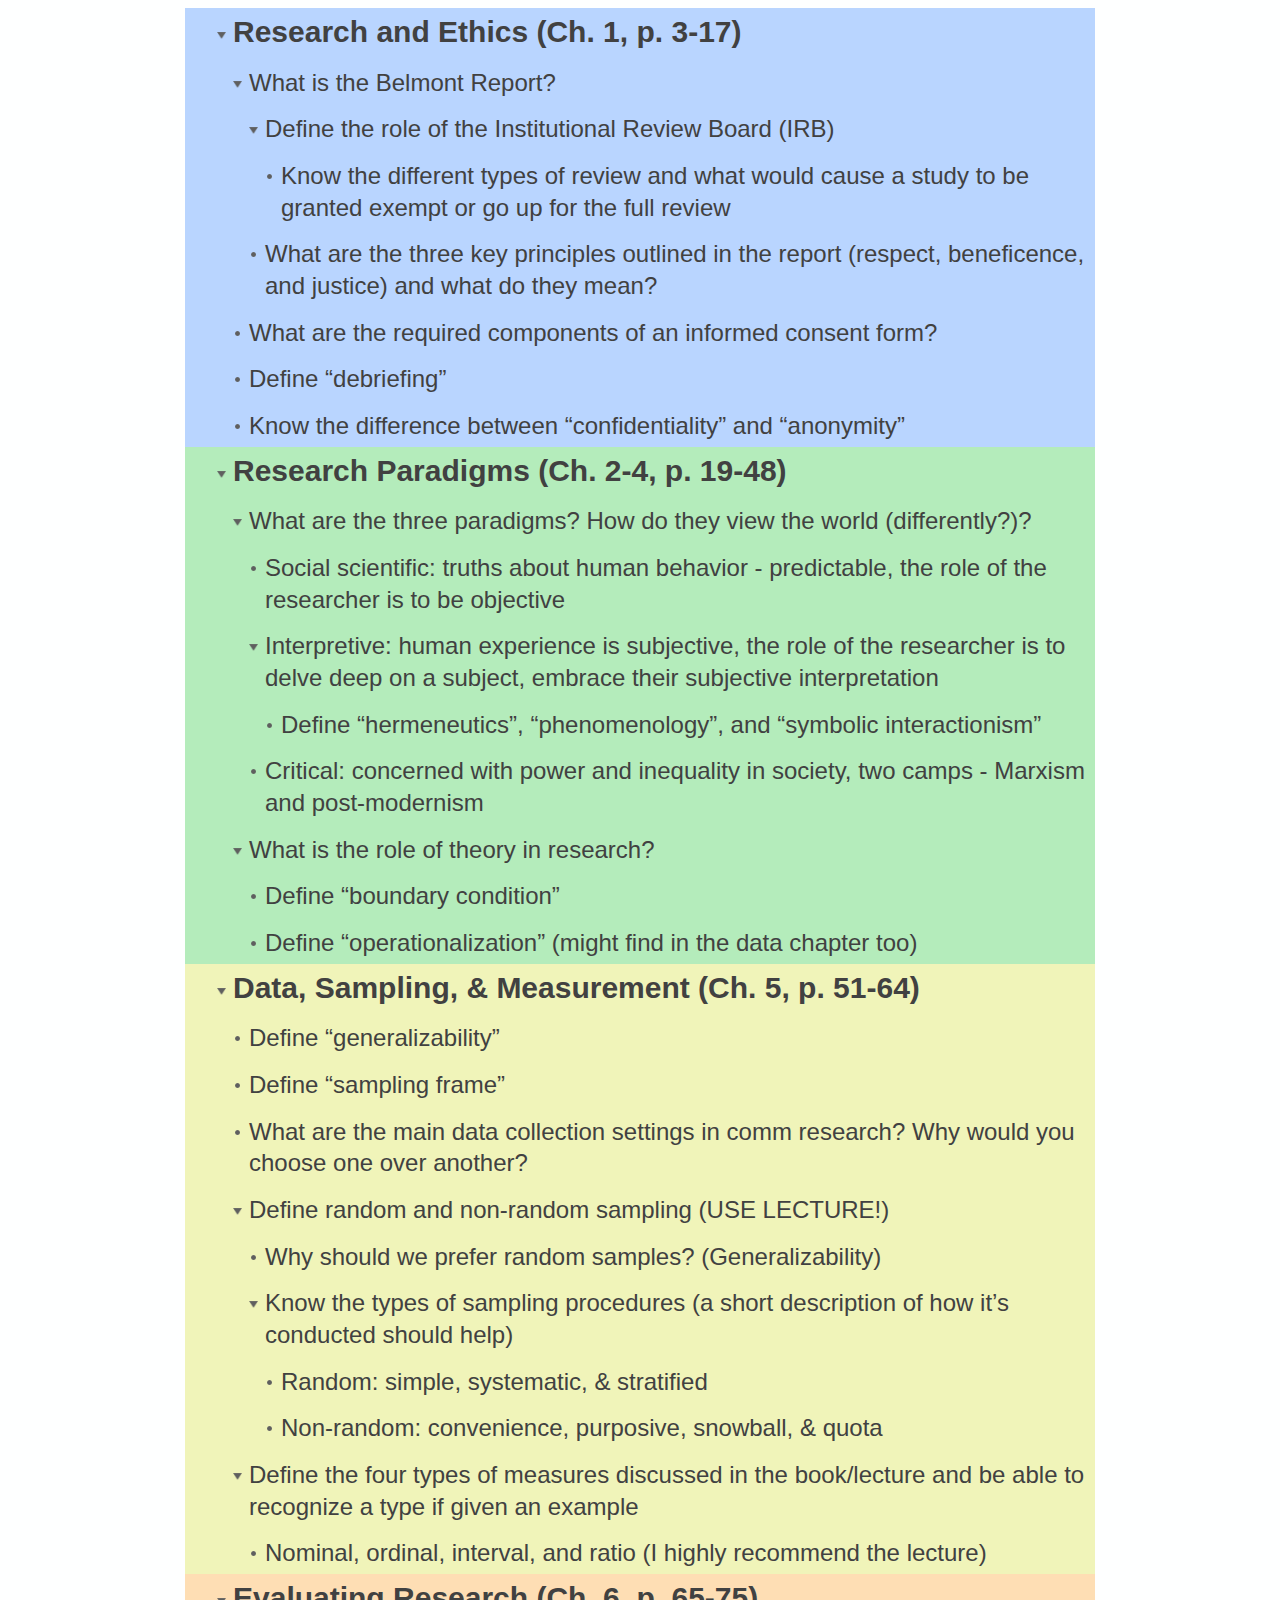
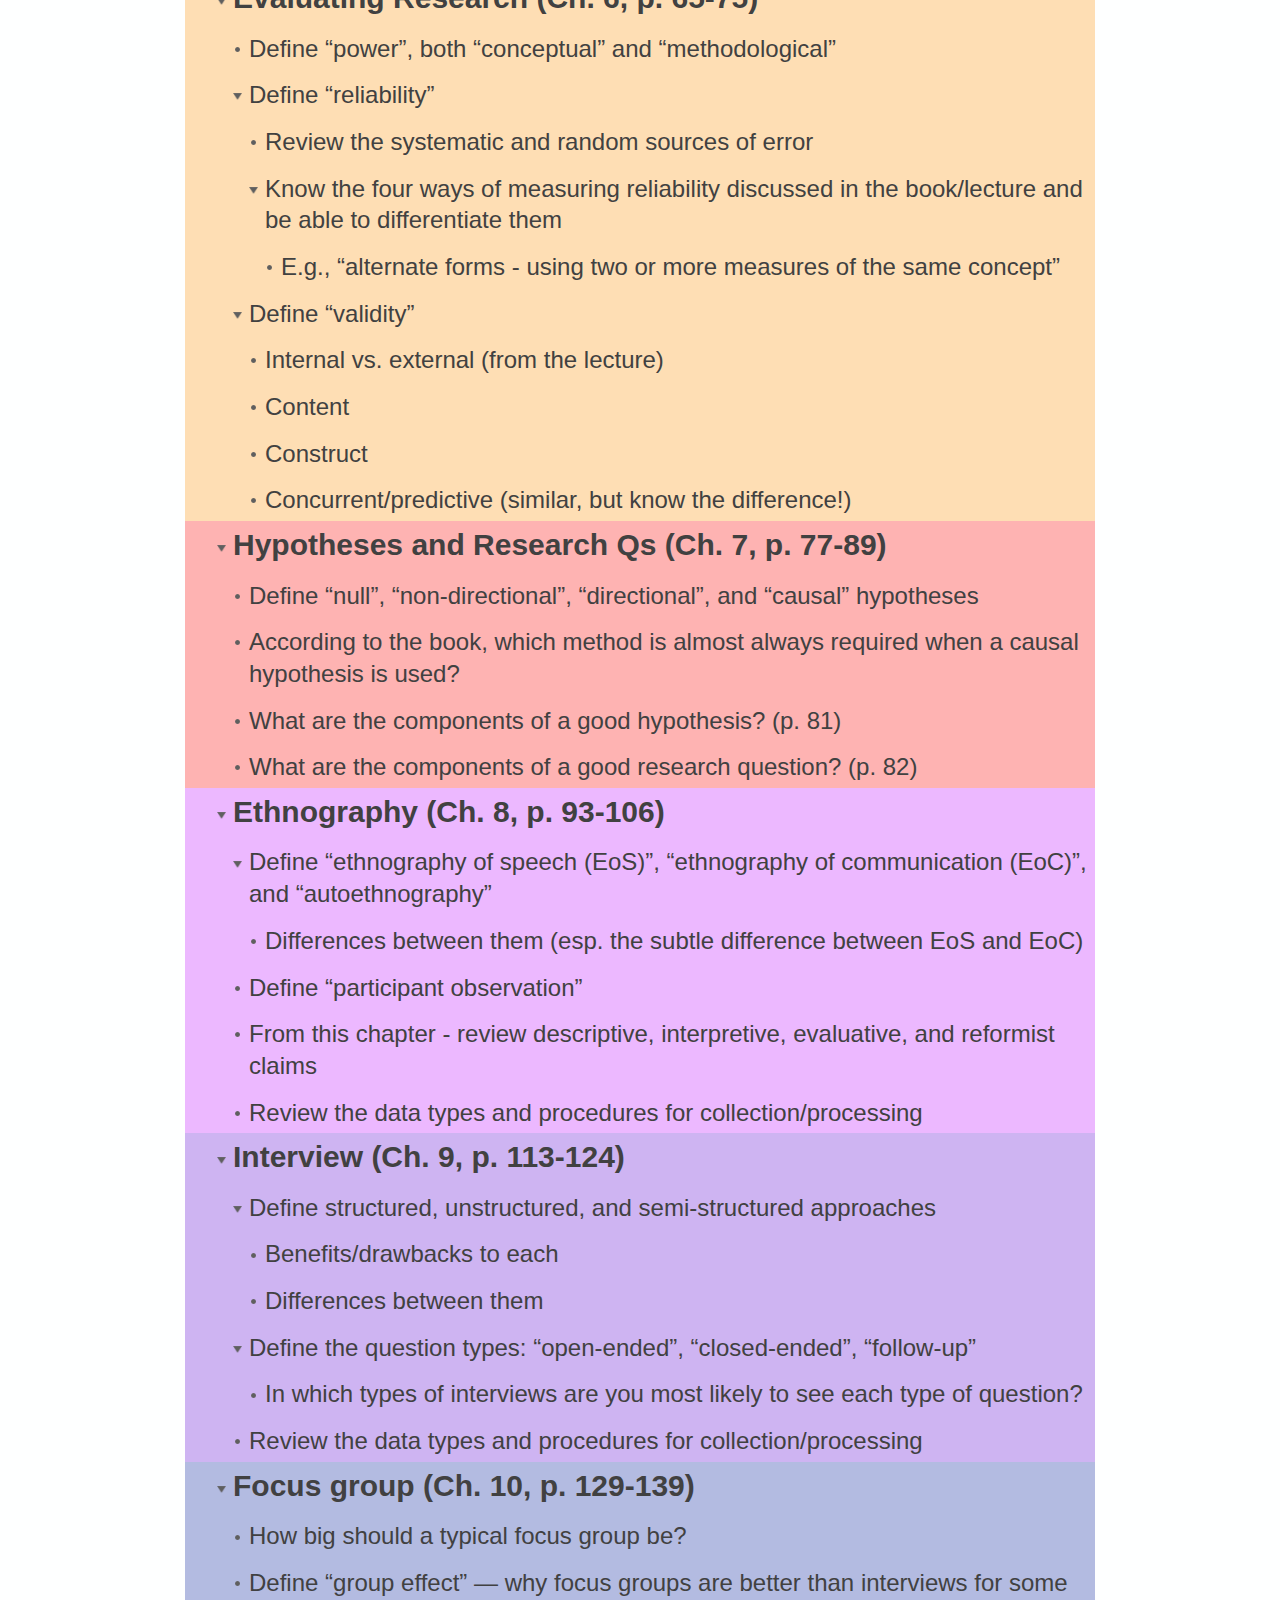
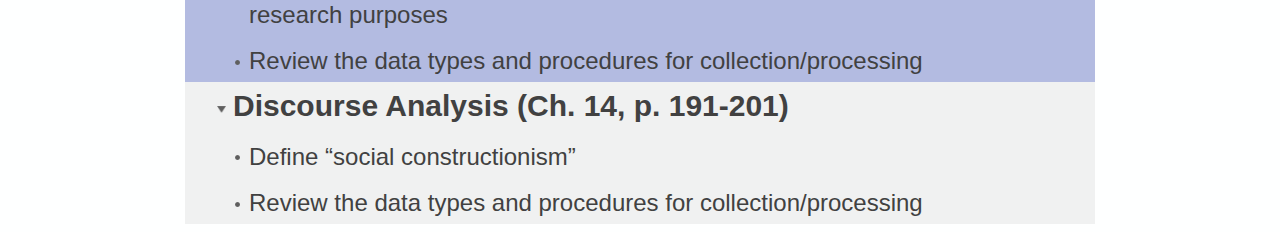
<file: Comm3163/Exam1/index.html>
<!DOCTYPE html><html><head><meta http-equiv="Content-Type" content="text/html; charset=utf-8"><meta charset="UTF-8"><title>Study Guide - Exam 1</title><script type="text/javascript" src="jquery-3.1.0.min.js"></script><script type="text/javascript" src="outliner.js"></script><link href="styles.css" type="text/css" rel="stylesheet"></head><body id="wholeDocument" data-theme="light" class=""><div id="centered"><table data-level="1" id="a7GO3hDp1f_" class="whole-row root" data-state="expanded" data-has-children="1" data-below-children="" data-bottom-padding="5" data-above-note="" data-above-children=""><tr class="outline-row level-1"><td class=" ns-eUsXLp0Pv1g-Heading1"><div class="alt-row-layer fill-cell"><div class="fill-cell  ns-bg-eUsXLp0Pv1g-Heading1" style="background-color: rgba(25,117,255,0.3);"><div class="note-icon" style='font-family: "Arial", sans-serif; font-size: 24px;'></div></div></div></td><td><div class="alt-row-layer fill-cell"><div class="fill-cell force-wrap ns-bg-eUsXLp0Pv1g-Heading1" style="background-color: rgba(25,117,255,0.3);"><table class="outline-column"><tr><td class=" ns-eUsXLp0Pv1g-Heading1 ns-gutter-eUsXLp0Pv1g-Heading1" onmousedown="ioSwitch('a7GO3hDp1f_', event.shiftKey)" style="width: 9px; "> </td><td class="handle  ns-eUsXLp0Pv1g-Heading1 ns-gutter-eUsXLp0Pv1g-Heading1" onmousedown="ioSwitch('a7GO3hDp1f_', event.shiftKey)" style="padding-top: 4px;  width: 15px; "><div class="handle" style="font-size: 24px;"><img id="ia7GO3hDp1f_" alt="V" class="parent" src="Expanded.png" title="collapse"></div></td><td class="label ns-eUsXLp0Pv1g-Heading1 ns-gutter-eUsXLp0Pv1g-Heading1 empty" style='padding-top: 4px; width: 1px; font-family: "Arial", sans-serif; font-size: 24px;'></td><td class="column ns-eUsXLp0Pv1g-Heading1" style='padding-bottom: 5px; padding-top: 4px; font-family: "Arial", sans-serif; font-size: 24px;'><div class="force-wrap white-space" style='font-family: "Arial", sans-serif; font-size: 24px;'><span class="" style="font-weight: 700;font-size: 30px;">Research and Ethics (Ch. 1, p. 3-17)</span></div></td></tr></table></div></div></td></tr></table><table data-level="2" id="nQeuNmVb_NX" class="whole-row" data-state="expanded" data-has-children="1" data-below-children="" data-bottom-padding="5" data-above-note="" data-above-children=""><tr class="outline-row level-2"><td class=" ns-eUsXLp0Pv1g-Heading1"><div class="alt-row-layer fill-cell"><div class="fill-cell  ns-bg-eUsXLp0Pv1g-Heading1" style="background-color: rgba(25,117,255,0.3);"><div class="note-icon" style='font-family: "Arial", sans-serif; font-weight: 400;font-size: 24px;'></div></div></div></td><td><div class="alt-row-layer fill-cell"><div class="fill-cell force-wrap ns-bg-eUsXLp0Pv1g-Heading1" style="background-color: rgba(25,117,255,0.3);"><table class="outline-column"><tr><td class=" ns-eUsXLp0Pv1g-Heading1 ns-gutter-eUsXLp0Pv1g-Heading1" onmousedown="ioSwitch('nQeuNmVb_NX', event.shiftKey)" style="width: 25px; "> </td><td class="handle  ns-eUsXLp0Pv1g-Heading1 ns-gutter-eUsXLp0Pv1g-Heading1" onmousedown="ioSwitch('nQeuNmVb_NX', event.shiftKey)" style="padding-top: 4px;  width: 15px; "><div class="handle" style="font-size: 24px;"><img id="inQeuNmVb_NX" alt="V" class="parent" src="Expanded.png" title="collapse"></div></td><td class="label ns-eUsXLp0Pv1g-Heading1 ns-gutter-eUsXLp0Pv1g-Heading1 empty" style='padding-top: 4px; width: 1px; font-family: "Arial", sans-serif; font-weight: 400;font-size: 24px;'></td><td class="column ns-eUsXLp0Pv1g-Heading1" style='padding-bottom: 5px; padding-top: 4px; font-family: "Arial", sans-serif; font-weight: 400;font-size: 24px;'><div class="force-wrap white-space" style='font-family: "Arial", sans-serif; font-weight: 400;font-size: 24px;'>What is the Belmont Report?</div></td></tr></table></div></div></td></tr></table><table data-level="3" id="cCtRyiwsL-P" class="whole-row" data-state="expanded" data-has-children="1" data-below-children="" data-bottom-padding="5" data-above-note="" data-above-children=""><tr class="outline-row level-3"><td class=" ns-eUsXLp0Pv1g-Heading1"><div class="alt-row-layer fill-cell"><div class="fill-cell  ns-bg-eUsXLp0Pv1g-Heading1" style="background-color: rgba(25,117,255,0.3);"><div class="note-icon" style='font-family: "Arial", sans-serif; font-weight: 400;font-size: 24px;'></div></div></div></td><td><div class="alt-row-layer fill-cell"><div class="fill-cell force-wrap ns-bg-eUsXLp0Pv1g-Heading1" style="background-color: rgba(25,117,255,0.3);"><table class="outline-column"><tr><td class=" ns-eUsXLp0Pv1g-Heading1 ns-gutter-eUsXLp0Pv1g-Heading1" onmousedown="ioSwitch('cCtRyiwsL-P', event.shiftKey)" style="width: 41px; "> </td><td class="handle  ns-eUsXLp0Pv1g-Heading1 ns-gutter-eUsXLp0Pv1g-Heading1" onmousedown="ioSwitch('cCtRyiwsL-P', event.shiftKey)" style="padding-top: 4px;  width: 15px; "><div class="handle" style="font-size: 24px;"><img id="icCtRyiwsL-P" alt="V" class="parent" src="Expanded.png" title="collapse"></div></td><td class="label ns-eUsXLp0Pv1g-Heading1 ns-gutter-eUsXLp0Pv1g-Heading1 empty" style='padding-top: 4px; width: 1px; font-family: "Arial", sans-serif; font-weight: 400;font-size: 24px;'></td><td class="column ns-eUsXLp0Pv1g-Heading1" style='padding-bottom: 5px; padding-top: 4px; font-family: "Arial", sans-serif; font-weight: 400;font-size: 24px;'><div class="force-wrap white-space" style='font-family: "Arial", sans-serif; font-weight: 400;font-size: 24px;'>Define the role of the Institutional Review Board (IRB)</div></td></tr></table></div></div></td></tr></table><table data-level="4" id="brBK_ZfZUEi" class="whole-row" data-state="collapsed" data-has-children="0" data-below-children="" data-bottom-padding="5" data-above-note="" data-above-children=""><tr class="outline-row level-4"><td class=" ns-eUsXLp0Pv1g-Heading1"><div class="alt-row-layer fill-cell"><div class="fill-cell  ns-bg-eUsXLp0Pv1g-Heading1" style="background-color: rgba(25,117,255,0.3);"><div class="note-icon" style='font-family: "Arial", sans-serif; font-weight: 400;font-size: 24px;'></div></div></div></td><td><div class="alt-row-layer fill-cell"><div class="fill-cell force-wrap ns-bg-eUsXLp0Pv1g-Heading1" style="background-color: rgba(25,117,255,0.3);"><table class="outline-column"><tr><td class=" ns-eUsXLp0Pv1g-Heading1 ns-gutter-eUsXLp0Pv1g-Heading1" style="width: 57px; "> </td><td class="handle  ns-eUsXLp0Pv1g-Heading1 ns-gutter-eUsXLp0Pv1g-Heading1" style="padding-top: 4px;  width: 15px; "><div class="handle" style="font-size: 24px;"><img alt="*" class="leaf" src="LeafRowHandle.png"></div></td><td class="label ns-eUsXLp0Pv1g-Heading1 ns-gutter-eUsXLp0Pv1g-Heading1 empty" style='padding-top: 4px; width: 1px; font-family: "Arial", sans-serif; font-weight: 400;font-size: 24px;'></td><td class="column ns-eUsXLp0Pv1g-Heading1" style='padding-bottom: 5px; padding-top: 4px; font-family: "Arial", sans-serif; font-weight: 400;font-size: 24px;'><div class="force-wrap white-space" style='font-family: "Arial", sans-serif; font-weight: 400;font-size: 24px;'>Know the different types of review and what would cause a study to be granted exempt or go up for the full review</div></td></tr></table></div></div></td></tr></table><table data-level="3" id="m-cZo5qmRWi" class="whole-row" data-state="collapsed" data-has-children="0" data-below-children="" data-bottom-padding="5" data-above-note="" data-above-children=""><tr class="outline-row level-3"><td class=" ns-eUsXLp0Pv1g-Heading1"><div class="alt-row-layer fill-cell"><div class="fill-cell  ns-bg-eUsXLp0Pv1g-Heading1" style="background-color: rgba(25,117,255,0.3);"><div class="note-icon" style='font-family: "Arial", sans-serif; font-weight: 400;font-size: 24px;'></div></div></div></td><td><div class="alt-row-layer fill-cell"><div class="fill-cell force-wrap ns-bg-eUsXLp0Pv1g-Heading1" style="background-color: rgba(25,117,255,0.3);"><table class="outline-column"><tr><td class=" ns-eUsXLp0Pv1g-Heading1 ns-gutter-eUsXLp0Pv1g-Heading1" style="width: 41px; "> </td><td class="handle  ns-eUsXLp0Pv1g-Heading1 ns-gutter-eUsXLp0Pv1g-Heading1" style="padding-top: 4px;  width: 15px; "><div class="handle" style="font-size: 24px;"><img alt="*" class="leaf" src="LeafRowHandle.png"></div></td><td class="label ns-eUsXLp0Pv1g-Heading1 ns-gutter-eUsXLp0Pv1g-Heading1 empty" style='padding-top: 4px; width: 1px; font-family: "Arial", sans-serif; font-weight: 400;font-size: 24px;'></td><td class="column ns-eUsXLp0Pv1g-Heading1" style='padding-bottom: 5px; padding-top: 4px; font-family: "Arial", sans-serif; font-weight: 400;font-size: 24px;'><div class="force-wrap white-space" style='font-family: "Arial", sans-serif; font-weight: 400;font-size: 24px;'>What are the three key principles outlined in the report (respect, beneficence, and justice) and what do they mean?</div></td></tr></table></div></div></td></tr></table><table data-level="2" id="halcBRUwCtn" class="whole-row" data-state="collapsed" data-has-children="0" data-below-children="" data-bottom-padding="5" data-above-note="" data-above-children=""><tr class="outline-row level-2"><td class=" ns-eUsXLp0Pv1g-Heading1"><div class="alt-row-layer fill-cell"><div class="fill-cell  ns-bg-eUsXLp0Pv1g-Heading1" style="background-color: rgba(25,117,255,0.3);"><div class="note-icon" style='font-family: "Arial", sans-serif; font-weight: 400;font-size: 24px;'></div></div></div></td><td><div class="alt-row-layer fill-cell"><div class="fill-cell force-wrap ns-bg-eUsXLp0Pv1g-Heading1" style="background-color: rgba(25,117,255,0.3);"><table class="outline-column"><tr><td class=" ns-eUsXLp0Pv1g-Heading1 ns-gutter-eUsXLp0Pv1g-Heading1" style="width: 25px; "> </td><td class="handle  ns-eUsXLp0Pv1g-Heading1 ns-gutter-eUsXLp0Pv1g-Heading1" style="padding-top: 4px;  width: 15px; "><div class="handle" style="font-size: 24px;"><img alt="*" class="leaf" src="LeafRowHandle.png"></div></td><td class="label ns-eUsXLp0Pv1g-Heading1 ns-gutter-eUsXLp0Pv1g-Heading1 empty" style='padding-top: 4px; width: 1px; font-family: "Arial", sans-serif; font-weight: 400;font-size: 24px;'></td><td class="column ns-eUsXLp0Pv1g-Heading1" style='padding-bottom: 5px; padding-top: 4px; font-family: "Arial", sans-serif; font-weight: 400;font-size: 24px;'><div class="force-wrap white-space" style='font-family: "Arial", sans-serif; font-weight: 400;font-size: 24px;'>What are the required components of an informed consent form?</div></td></tr></table></div></div></td></tr></table><table data-level="2" id="lVhlxChB5fH" class="whole-row" data-state="collapsed" data-has-children="0" data-below-children="" data-bottom-padding="5" data-above-note="" data-above-children=""><tr class="outline-row level-2"><td class=" ns-eUsXLp0Pv1g-Heading1"><div class="alt-row-layer fill-cell"><div class="fill-cell  ns-bg-eUsXLp0Pv1g-Heading1" style="background-color: rgba(25,117,255,0.3);"><div class="note-icon" style='font-family: "Arial", sans-serif; font-weight: 400;font-size: 24px;'></div></div></div></td><td><div class="alt-row-layer fill-cell"><div class="fill-cell force-wrap ns-bg-eUsXLp0Pv1g-Heading1" style="background-color: rgba(25,117,255,0.3);"><table class="outline-column"><tr><td class=" ns-eUsXLp0Pv1g-Heading1 ns-gutter-eUsXLp0Pv1g-Heading1" style="width: 25px; "> </td><td class="handle  ns-eUsXLp0Pv1g-Heading1 ns-gutter-eUsXLp0Pv1g-Heading1" style="padding-top: 4px;  width: 15px; "><div class="handle" style="font-size: 24px;"><img alt="*" class="leaf" src="LeafRowHandle.png"></div></td><td class="label ns-eUsXLp0Pv1g-Heading1 ns-gutter-eUsXLp0Pv1g-Heading1 empty" style='padding-top: 4px; width: 1px; font-family: "Arial", sans-serif; font-weight: 400;font-size: 24px;'></td><td class="column ns-eUsXLp0Pv1g-Heading1" style='padding-bottom: 5px; padding-top: 4px; font-family: "Arial", sans-serif; font-weight: 400;font-size: 24px;'><div class="force-wrap white-space" style='font-family: "Arial", sans-serif; font-weight: 400;font-size: 24px;'>Define “debriefing”</div></td></tr></table></div></div></td></tr></table><table data-level="2" id="agMDRuFDMcE" class="whole-row" data-state="collapsed" data-has-children="0" data-below-children="" data-bottom-padding="5" data-above-note="" data-above-children=""><tr class="outline-row level-2"><td class=" ns-eUsXLp0Pv1g-Heading1"><div class="alt-row-layer fill-cell"><div class="fill-cell  ns-bg-eUsXLp0Pv1g-Heading1" style="background-color: rgba(25,117,255,0.3);"><div class="note-icon" style='font-family: "Arial", sans-serif; font-weight: 400;font-size: 24px;'></div></div></div></td><td><div class="alt-row-layer fill-cell"><div class="fill-cell force-wrap ns-bg-eUsXLp0Pv1g-Heading1" style="background-color: rgba(25,117,255,0.3);"><table class="outline-column"><tr><td class=" ns-eUsXLp0Pv1g-Heading1 ns-gutter-eUsXLp0Pv1g-Heading1" style="width: 25px; "> </td><td class="handle  ns-eUsXLp0Pv1g-Heading1 ns-gutter-eUsXLp0Pv1g-Heading1" style="padding-top: 4px;  width: 15px; "><div class="handle" style="font-size: 24px;"><img alt="*" class="leaf" src="LeafRowHandle.png"></div></td><td class="label ns-eUsXLp0Pv1g-Heading1 ns-gutter-eUsXLp0Pv1g-Heading1 empty" style='padding-top: 4px; width: 1px; font-family: "Arial", sans-serif; font-weight: 400;font-size: 24px;'></td><td class="column ns-eUsXLp0Pv1g-Heading1" style='padding-bottom: 5px; padding-top: 4px; font-family: "Arial", sans-serif; font-weight: 400;font-size: 24px;'><div class="force-wrap white-space" style='font-family: "Arial", sans-serif; font-weight: 400;font-size: 24px;'>Know the difference between “confidentiality” and “anonymity”</div></td></tr></table></div></div></td></tr></table><table data-level="1" id="gSVnwXszK8Z" class="whole-row root" data-state="expanded" data-has-children="1" data-below-children="" data-bottom-padding="5" data-above-note="" data-above-children=""><tr class="outline-row level-1"><td class=" ns-eUsXLp0Pv1g-Heading1"><div class="alt-row-layer fill-cell"><div class="fill-cell  ns-bg-eUsXLp0Pv1g-Heading1" style="background-color: rgba(9,192,29,0.3);"><div class="note-icon" style='font-family: "Arial", sans-serif; font-size: 24px;'></div></div></div></td><td><div class="alt-row-layer fill-cell"><div class="fill-cell force-wrap ns-bg-eUsXLp0Pv1g-Heading1" style="background-color: rgba(9,192,29,0.3);"><table class="outline-column"><tr><td class=" ns-eUsXLp0Pv1g-Heading1 ns-gutter-eUsXLp0Pv1g-Heading1" onmousedown="ioSwitch('gSVnwXszK8Z', event.shiftKey)" style="width: 9px; "> </td><td class="handle  ns-eUsXLp0Pv1g-Heading1 ns-gutter-eUsXLp0Pv1g-Heading1" onmousedown="ioSwitch('gSVnwXszK8Z', event.shiftKey)" style="padding-top: 4px;  width: 15px; "><div class="handle" style="font-size: 24px;"><img id="igSVnwXszK8Z" alt="V" class="parent" src="Expanded.png" title="collapse"></div></td><td class="label ns-eUsXLp0Pv1g-Heading1 ns-gutter-eUsXLp0Pv1g-Heading1 empty" style='padding-top: 4px; width: 1px; font-family: "Arial", sans-serif; font-size: 24px;'></td><td class="column ns-eUsXLp0Pv1g-Heading1" style='padding-bottom: 5px; padding-top: 4px; font-family: "Arial", sans-serif; font-size: 24px;'><div class="force-wrap white-space" style='font-family: "Arial", sans-serif; font-size: 24px;'><span class="" style="font-weight: 700;font-size: 30px;">Research Paradigms (Ch. 2-4, p. 19-48)</span></div></td></tr></table></div></div></td></tr></table><table data-level="2" id="pQmDwB01661" class="whole-row" data-state="expanded" data-has-children="1" data-below-children="" data-bottom-padding="5" data-above-note="" data-above-children=""><tr class="outline-row level-2"><td class=" ns-eUsXLp0Pv1g-Heading1"><div class="alt-row-layer fill-cell"><div class="fill-cell  ns-bg-eUsXLp0Pv1g-Heading1" style="background-color: rgba(9,192,29,0.3);"><div class="note-icon" style='font-family: "Arial", sans-serif; font-size: 24px;'></div></div></div></td><td><div class="alt-row-layer fill-cell"><div class="fill-cell force-wrap ns-bg-eUsXLp0Pv1g-Heading1" style="background-color: rgba(9,192,29,0.3);"><table class="outline-column"><tr><td class=" ns-eUsXLp0Pv1g-Heading1 ns-gutter-eUsXLp0Pv1g-Heading1" onmousedown="ioSwitch('pQmDwB01661', event.shiftKey)" style="width: 25px; "> </td><td class="handle  ns-eUsXLp0Pv1g-Heading1 ns-gutter-eUsXLp0Pv1g-Heading1" onmousedown="ioSwitch('pQmDwB01661', event.shiftKey)" style="padding-top: 4px;  width: 15px; "><div class="handle" style="font-size: 24px;"><img id="ipQmDwB01661" alt="V" class="parent" src="Expanded.png" title="collapse"></div></td><td class="label ns-eUsXLp0Pv1g-Heading1 ns-gutter-eUsXLp0Pv1g-Heading1 empty" style='padding-top: 4px; width: 1px; font-family: "Arial", sans-serif; font-size: 24px;'></td><td class="column ns-eUsXLp0Pv1g-Heading1" style='padding-bottom: 5px; padding-top: 4px; font-family: "Arial", sans-serif; font-size: 24px;'><div class="force-wrap white-space" style='font-family: "Arial", sans-serif; font-size: 24px;'>What are the three paradigms? How do they view the world (differently?)?</div></td></tr></table></div></div></td></tr></table><table data-level="3" id="d7uDz8zQ-te" class="whole-row" data-state="collapsed" data-has-children="0" data-below-children="" data-bottom-padding="5" data-above-note="" data-above-children=""><tr class="outline-row level-3"><td class=" ns-eUsXLp0Pv1g-Heading1"><div class="alt-row-layer fill-cell"><div class="fill-cell  ns-bg-eUsXLp0Pv1g-Heading1" style="background-color: rgba(9,192,29,0.3);"><div class="note-icon" style='font-family: "Arial", sans-serif; font-size: 24px;'></div></div></div></td><td><div class="alt-row-layer fill-cell"><div class="fill-cell force-wrap ns-bg-eUsXLp0Pv1g-Heading1" style="background-color: rgba(9,192,29,0.3);"><table class="outline-column"><tr><td class=" ns-eUsXLp0Pv1g-Heading1 ns-gutter-eUsXLp0Pv1g-Heading1" style="width: 41px; "> </td><td class="handle  ns-eUsXLp0Pv1g-Heading1 ns-gutter-eUsXLp0Pv1g-Heading1" style="padding-top: 4px;  width: 15px; "><div class="handle" style="font-size: 24px;"><img alt="*" class="leaf" src="LeafRowHandle.png"></div></td><td class="label ns-eUsXLp0Pv1g-Heading1 ns-gutter-eUsXLp0Pv1g-Heading1 empty" style='padding-top: 4px; width: 1px; font-family: "Arial", sans-serif; font-size: 24px;'></td><td class="column ns-eUsXLp0Pv1g-Heading1" style='padding-bottom: 5px; padding-top: 4px; font-family: "Arial", sans-serif; font-size: 24px;'><div class="force-wrap white-space" style='font-family: "Arial", sans-serif; font-size: 24px;'>Social scientific: truths about human behavior - predictable, the role of the researcher is to be objective</div></td></tr></table></div></div></td></tr></table><table data-level="3" id="g29dM2dL5Nq" class="whole-row" data-state="expanded" data-has-children="1" data-below-children="" data-bottom-padding="5" data-above-note="" data-above-children=""><tr class="outline-row level-3"><td class=" ns-eUsXLp0Pv1g-Heading1"><div class="alt-row-layer fill-cell"><div class="fill-cell  ns-bg-eUsXLp0Pv1g-Heading1" style="background-color: rgba(9,192,29,0.3);"><div class="note-icon" style='font-family: "Arial", sans-serif; font-size: 24px;'></div></div></div></td><td><div class="alt-row-layer fill-cell"><div class="fill-cell force-wrap ns-bg-eUsXLp0Pv1g-Heading1" style="background-color: rgba(9,192,29,0.3);"><table class="outline-column"><tr><td class=" ns-eUsXLp0Pv1g-Heading1 ns-gutter-eUsXLp0Pv1g-Heading1" onmousedown="ioSwitch('g29dM2dL5Nq', event.shiftKey)" style="width: 41px; "> </td><td class="handle  ns-eUsXLp0Pv1g-Heading1 ns-gutter-eUsXLp0Pv1g-Heading1" onmousedown="ioSwitch('g29dM2dL5Nq', event.shiftKey)" style="padding-top: 4px;  width: 15px; "><div class="handle" style="font-size: 24px;"><img id="ig29dM2dL5Nq" alt="V" class="parent" src="Expanded.png" title="collapse"></div></td><td class="label ns-eUsXLp0Pv1g-Heading1 ns-gutter-eUsXLp0Pv1g-Heading1 empty" style='padding-top: 4px; width: 1px; font-family: "Arial", sans-serif; font-size: 24px;'></td><td class="column ns-eUsXLp0Pv1g-Heading1" style='padding-bottom: 5px; padding-top: 4px; font-family: "Arial", sans-serif; font-size: 24px;'><div class="force-wrap white-space" style='font-family: "Arial", sans-serif; font-size: 24px;'>Interpretive: human experience is subjective, the role of the researcher is to delve deep on a subject, embrace their subjective interpretation</div></td></tr></table></div></div></td></tr></table><table data-level="4" id="grkN50O3Pca" class="whole-row" data-state="collapsed" data-has-children="0" data-below-children="" data-bottom-padding="5" data-above-note="" data-above-children=""><tr class="outline-row level-4"><td class=" ns-eUsXLp0Pv1g-Heading1"><div class="alt-row-layer fill-cell"><div class="fill-cell  ns-bg-eUsXLp0Pv1g-Heading1" style="background-color: rgba(9,192,29,0.3);"><div class="note-icon" style='font-family: "Arial", sans-serif; font-size: 24px;'></div></div></div></td><td><div class="alt-row-layer fill-cell"><div class="fill-cell force-wrap ns-bg-eUsXLp0Pv1g-Heading1" style="background-color: rgba(9,192,29,0.3);"><table class="outline-column"><tr><td class=" ns-eUsXLp0Pv1g-Heading1 ns-gutter-eUsXLp0Pv1g-Heading1" style="width: 57px; "> </td><td class="handle  ns-eUsXLp0Pv1g-Heading1 ns-gutter-eUsXLp0Pv1g-Heading1" style="padding-top: 4px;  width: 15px; "><div class="handle" style="font-size: 24px;"><img alt="*" class="leaf" src="LeafRowHandle.png"></div></td><td class="label ns-eUsXLp0Pv1g-Heading1 ns-gutter-eUsXLp0Pv1g-Heading1 empty" style='padding-top: 4px; width: 1px; font-family: "Arial", sans-serif; font-size: 24px;'></td><td class="column ns-eUsXLp0Pv1g-Heading1" style='padding-bottom: 5px; padding-top: 4px; font-family: "Arial", sans-serif; font-size: 24px;'><div class="force-wrap white-space" style='font-family: "Arial", sans-serif; font-size: 24px;'>Define “hermeneutics”, “phenomenology”, and “symbolic interactionism”</div></td></tr></table></div></div></td></tr></table><table data-level="3" id="h1NILCd63VX" class="whole-row" data-state="collapsed" data-has-children="0" data-below-children="" data-bottom-padding="5" data-above-note="" data-above-children=""><tr class="outline-row level-3"><td class=" ns-eUsXLp0Pv1g-Heading1"><div class="alt-row-layer fill-cell"><div class="fill-cell  ns-bg-eUsXLp0Pv1g-Heading1" style="background-color: rgba(9,192,29,0.3);"><div class="note-icon" style='font-family: "Arial", sans-serif; font-size: 24px;'></div></div></div></td><td><div class="alt-row-layer fill-cell"><div class="fill-cell force-wrap ns-bg-eUsXLp0Pv1g-Heading1" style="background-color: rgba(9,192,29,0.3);"><table class="outline-column"><tr><td class=" ns-eUsXLp0Pv1g-Heading1 ns-gutter-eUsXLp0Pv1g-Heading1" style="width: 41px; "> </td><td class="handle  ns-eUsXLp0Pv1g-Heading1 ns-gutter-eUsXLp0Pv1g-Heading1" style="padding-top: 4px;  width: 15px; "><div class="handle" style="font-size: 24px;"><img alt="*" class="leaf" src="LeafRowHandle.png"></div></td><td class="label ns-eUsXLp0Pv1g-Heading1 ns-gutter-eUsXLp0Pv1g-Heading1 empty" style='padding-top: 4px; width: 1px; font-family: "Arial", sans-serif; font-size: 24px;'></td><td class="column ns-eUsXLp0Pv1g-Heading1" style='padding-bottom: 5px; padding-top: 4px; font-family: "Arial", sans-serif; font-size: 24px;'><div class="force-wrap white-space" style='font-family: "Arial", sans-serif; font-size: 24px;'>Critical: concerned with power and inequality in society, two camps - Marxism and post-modernism</div></td></tr></table></div></div></td></tr></table><table data-level="2" id="oXp5A7IHvMg" class="whole-row" data-state="expanded" data-has-children="1" data-below-children="" data-bottom-padding="5" data-above-note="" data-above-children=""><tr class="outline-row level-2"><td class=" ns-eUsXLp0Pv1g-Heading1"><div class="alt-row-layer fill-cell"><div class="fill-cell  ns-bg-eUsXLp0Pv1g-Heading1" style="background-color: rgba(9,192,29,0.3);"><div class="note-icon" style='font-family: "Arial", sans-serif; font-size: 24px;'></div></div></div></td><td><div class="alt-row-layer fill-cell"><div class="fill-cell force-wrap ns-bg-eUsXLp0Pv1g-Heading1" style="background-color: rgba(9,192,29,0.3);"><table class="outline-column"><tr><td class=" ns-eUsXLp0Pv1g-Heading1 ns-gutter-eUsXLp0Pv1g-Heading1" onmousedown="ioSwitch('oXp5A7IHvMg', event.shiftKey)" style="width: 25px; "> </td><td class="handle  ns-eUsXLp0Pv1g-Heading1 ns-gutter-eUsXLp0Pv1g-Heading1" onmousedown="ioSwitch('oXp5A7IHvMg', event.shiftKey)" style="padding-top: 4px;  width: 15px; "><div class="handle" style="font-size: 24px;"><img id="ioXp5A7IHvMg" alt="V" class="parent" src="Expanded.png" title="collapse"></div></td><td class="label ns-eUsXLp0Pv1g-Heading1 ns-gutter-eUsXLp0Pv1g-Heading1 empty" style='padding-top: 4px; width: 1px; font-family: "Arial", sans-serif; font-size: 24px;'></td><td class="column ns-eUsXLp0Pv1g-Heading1" style='padding-bottom: 5px; padding-top: 4px; font-family: "Arial", sans-serif; font-size: 24px;'><div class="force-wrap white-space" style='font-family: "Arial", sans-serif; font-size: 24px;'>What is the role of theory in research?</div></td></tr></table></div></div></td></tr></table><table data-level="3" id="kd6E2vTMZq5" class="whole-row" data-state="collapsed" data-has-children="0" data-below-children="" data-bottom-padding="5" data-above-note="" data-above-children=""><tr class="outline-row level-3"><td class=" ns-eUsXLp0Pv1g-Heading1"><div class="alt-row-layer fill-cell"><div class="fill-cell  ns-bg-eUsXLp0Pv1g-Heading1" style="background-color: rgba(9,192,29,0.3);"><div class="note-icon" style='font-family: "Arial", sans-serif; font-size: 24px;'></div></div></div></td><td><div class="alt-row-layer fill-cell"><div class="fill-cell force-wrap ns-bg-eUsXLp0Pv1g-Heading1" style="background-color: rgba(9,192,29,0.3);"><table class="outline-column"><tr><td class=" ns-eUsXLp0Pv1g-Heading1 ns-gutter-eUsXLp0Pv1g-Heading1" style="width: 41px; "> </td><td class="handle  ns-eUsXLp0Pv1g-Heading1 ns-gutter-eUsXLp0Pv1g-Heading1" style="padding-top: 4px;  width: 15px; "><div class="handle" style="font-size: 24px;"><img alt="*" class="leaf" src="LeafRowHandle.png"></div></td><td class="label ns-eUsXLp0Pv1g-Heading1 ns-gutter-eUsXLp0Pv1g-Heading1 empty" style='padding-top: 4px; width: 1px; font-family: "Arial", sans-serif; font-size: 24px;'></td><td class="column ns-eUsXLp0Pv1g-Heading1" style='padding-bottom: 5px; padding-top: 4px; font-family: "Arial", sans-serif; font-size: 24px;'><div class="force-wrap white-space" style='font-family: "Arial", sans-serif; font-size: 24px;'>Define “boundary condition”</div></td></tr></table></div></div></td></tr></table><table data-level="3" id="lHShc28ZmCE" class="whole-row" data-state="collapsed" data-has-children="0" data-below-children="" data-bottom-padding="5" data-above-note="" data-above-children=""><tr class="outline-row level-3"><td class=" ns-eUsXLp0Pv1g-Heading1"><div class="alt-row-layer fill-cell"><div class="fill-cell  ns-bg-eUsXLp0Pv1g-Heading1" style="background-color: rgba(9,192,29,0.3);"><div class="note-icon" style='font-family: "Arial", sans-serif; font-size: 24px;'></div></div></div></td><td><div class="alt-row-layer fill-cell"><div class="fill-cell force-wrap ns-bg-eUsXLp0Pv1g-Heading1" style="background-color: rgba(9,192,29,0.3);"><table class="outline-column"><tr><td class=" ns-eUsXLp0Pv1g-Heading1 ns-gutter-eUsXLp0Pv1g-Heading1" style="width: 41px; "> </td><td class="handle  ns-eUsXLp0Pv1g-Heading1 ns-gutter-eUsXLp0Pv1g-Heading1" style="padding-top: 4px;  width: 15px; "><div class="handle" style="font-size: 24px;"><img alt="*" class="leaf" src="LeafRowHandle.png"></div></td><td class="label ns-eUsXLp0Pv1g-Heading1 ns-gutter-eUsXLp0Pv1g-Heading1 empty" style='padding-top: 4px; width: 1px; font-family: "Arial", sans-serif; font-size: 24px;'></td><td class="column ns-eUsXLp0Pv1g-Heading1" style='padding-bottom: 5px; padding-top: 4px; font-family: "Arial", sans-serif; font-size: 24px;'><div class="force-wrap white-space" style='font-family: "Arial", sans-serif; font-size: 24px;'>Define “operationalization” (might find in the data chapter too)</div></td></tr></table></div></div></td></tr></table><table data-level="1" id="ccIXlaxFdfr" class="whole-row root" data-state="expanded" data-has-children="1" data-below-children="" data-bottom-padding="5" data-above-note="" data-above-children=""><tr class="outline-row level-1"><td class=" ns-eUsXLp0Pv1g-Heading1"><div class="alt-row-layer fill-cell"><div class="fill-cell  ns-bg-eUsXLp0Pv1g-Heading1" style="background-color: rgba(208,219,22,0.3);"><div class="note-icon" style='font-family: "Arial", sans-serif; font-weight: 400;font-size: 24px;'></div></div></div></td><td><div class="alt-row-layer fill-cell"><div class="fill-cell force-wrap ns-bg-eUsXLp0Pv1g-Heading1" style="background-color: rgba(208,219,22,0.3);"><table class="outline-column"><tr><td class=" ns-eUsXLp0Pv1g-Heading1 ns-gutter-eUsXLp0Pv1g-Heading1" onmousedown="ioSwitch('ccIXlaxFdfr', event.shiftKey)" style="width: 9px; "> </td><td class="handle  ns-eUsXLp0Pv1g-Heading1 ns-gutter-eUsXLp0Pv1g-Heading1" onmousedown="ioSwitch('ccIXlaxFdfr', event.shiftKey)" style="padding-top: 4px;  width: 15px; "><div class="handle" style="font-size: 24px;"><img id="iccIXlaxFdfr" alt="V" class="parent" src="Expanded.png" title="collapse"></div></td><td class="label ns-eUsXLp0Pv1g-Heading1 ns-gutter-eUsXLp0Pv1g-Heading1 empty" style='padding-top: 4px; width: 1px; font-family: "Arial", sans-serif; font-weight: 400;font-size: 24px;'></td><td class="column ns-eUsXLp0Pv1g-Heading1" style='padding-bottom: 5px; padding-top: 4px; font-family: "Arial", sans-serif; font-weight: 400;font-size: 24px;'><div class="force-wrap white-space" style='font-family: "Arial", sans-serif; font-weight: 400;font-size: 24px;'><span class="" style="font-weight: 700;font-size: 30px;">Data, Sampling, &amp; Measurement (Ch. 5, p. 51-64)</span></div></td></tr></table></div></div></td></tr></table><table data-level="2" id="cdG8lzOLdjw" class="whole-row" data-state="collapsed" data-has-children="0" data-below-children="" data-bottom-padding="5" data-above-note="" data-above-children=""><tr class="outline-row level-2"><td class=" ns-eUsXLp0Pv1g-Heading1"><div class="alt-row-layer fill-cell"><div class="fill-cell  ns-bg-eUsXLp0Pv1g-Heading1" style="background-color: rgba(208,219,22,0.3);"><div class="note-icon" style='font-family: "Arial", sans-serif; font-size: 24px;'></div></div></div></td><td><div class="alt-row-layer fill-cell"><div class="fill-cell force-wrap ns-bg-eUsXLp0Pv1g-Heading1" style="background-color: rgba(208,219,22,0.3);"><table class="outline-column"><tr><td class=" ns-eUsXLp0Pv1g-Heading1 ns-gutter-eUsXLp0Pv1g-Heading1" style="width: 25px; "> </td><td class="handle  ns-eUsXLp0Pv1g-Heading1 ns-gutter-eUsXLp0Pv1g-Heading1" style="padding-top: 4px;  width: 15px; "><div class="handle" style="font-size: 24px;"><img alt="*" class="leaf" src="LeafRowHandle.png"></div></td><td class="label ns-eUsXLp0Pv1g-Heading1 ns-gutter-eUsXLp0Pv1g-Heading1 empty" style='padding-top: 4px; width: 1px; font-family: "Arial", sans-serif; font-size: 24px;'></td><td class="column ns-eUsXLp0Pv1g-Heading1" style='padding-bottom: 5px; padding-top: 4px; font-family: "Arial", sans-serif; font-size: 24px;'><div class="force-wrap white-space" style='font-family: "Arial", sans-serif; font-size: 24px;'>Define “generalizability”</div></td></tr></table></div></div></td></tr></table><table data-level="2" id="k1TQ41dG6sK" class="whole-row" data-state="collapsed" data-has-children="0" data-below-children="" data-bottom-padding="5" data-above-note="" data-above-children=""><tr class="outline-row level-2"><td class=" ns-eUsXLp0Pv1g-Heading1"><div class="alt-row-layer fill-cell"><div class="fill-cell  ns-bg-eUsXLp0Pv1g-Heading1" style="background-color: rgba(208,219,22,0.3);"><div class="note-icon" style='font-family: "Arial", sans-serif; font-size: 24px;'></div></div></div></td><td><div class="alt-row-layer fill-cell"><div class="fill-cell force-wrap ns-bg-eUsXLp0Pv1g-Heading1" style="background-color: rgba(208,219,22,0.3);"><table class="outline-column"><tr><td class=" ns-eUsXLp0Pv1g-Heading1 ns-gutter-eUsXLp0Pv1g-Heading1" style="width: 25px; "> </td><td class="handle  ns-eUsXLp0Pv1g-Heading1 ns-gutter-eUsXLp0Pv1g-Heading1" style="padding-top: 4px;  width: 15px; "><div class="handle" style="font-size: 24px;"><img alt="*" class="leaf" src="LeafRowHandle.png"></div></td><td class="label ns-eUsXLp0Pv1g-Heading1 ns-gutter-eUsXLp0Pv1g-Heading1 empty" style='padding-top: 4px; width: 1px; font-family: "Arial", sans-serif; font-size: 24px;'></td><td class="column ns-eUsXLp0Pv1g-Heading1" style='padding-bottom: 5px; padding-top: 4px; font-family: "Arial", sans-serif; font-size: 24px;'><div class="force-wrap white-space" style='font-family: "Arial", sans-serif; font-size: 24px;'>Define “sampling frame”</div></td></tr></table></div></div></td></tr></table><table data-level="2" id="a23w_U2yoGb" class="whole-row" data-state="collapsed" data-has-children="0" data-below-children="" data-bottom-padding="5" data-above-note="" data-above-children=""><tr class="outline-row level-2"><td class=" ns-eUsXLp0Pv1g-Heading1"><div class="alt-row-layer fill-cell"><div class="fill-cell  ns-bg-eUsXLp0Pv1g-Heading1" style="background-color: rgba(208,219,22,0.3);"><div class="note-icon" style='font-family: "Arial", sans-serif; font-size: 24px;'></div></div></div></td><td><div class="alt-row-layer fill-cell"><div class="fill-cell force-wrap ns-bg-eUsXLp0Pv1g-Heading1" style="background-color: rgba(208,219,22,0.3);"><table class="outline-column"><tr><td class=" ns-eUsXLp0Pv1g-Heading1 ns-gutter-eUsXLp0Pv1g-Heading1" style="width: 25px; "> </td><td class="handle  ns-eUsXLp0Pv1g-Heading1 ns-gutter-eUsXLp0Pv1g-Heading1" style="padding-top: 4px;  width: 15px; "><div class="handle" style="font-size: 24px;"><img alt="*" class="leaf" src="LeafRowHandle.png"></div></td><td class="label ns-eUsXLp0Pv1g-Heading1 ns-gutter-eUsXLp0Pv1g-Heading1 empty" style='padding-top: 4px; width: 1px; font-family: "Arial", sans-serif; font-size: 24px;'></td><td class="column ns-eUsXLp0Pv1g-Heading1" style='padding-bottom: 5px; padding-top: 4px; font-family: "Arial", sans-serif; font-size: 24px;'><div class="force-wrap white-space" style='font-family: "Arial", sans-serif; font-size: 24px;'>What are the main data collection settings in comm research? Why would you choose one over another?</div></td></tr></table></div></div></td></tr></table><table data-level="2" id="c78nT5MaFfO" class="whole-row" data-state="expanded" data-has-children="1" data-below-children="" data-bottom-padding="5" data-above-note="" data-above-children=""><tr class="outline-row level-2"><td class=" ns-eUsXLp0Pv1g-Heading1"><div class="alt-row-layer fill-cell"><div class="fill-cell  ns-bg-eUsXLp0Pv1g-Heading1" style="background-color: rgba(208,219,22,0.3);"><div class="note-icon" style='font-family: "Arial", sans-serif; font-size: 24px;'></div></div></div></td><td><div class="alt-row-layer fill-cell"><div class="fill-cell force-wrap ns-bg-eUsXLp0Pv1g-Heading1" style="background-color: rgba(208,219,22,0.3);"><table class="outline-column"><tr><td class=" ns-eUsXLp0Pv1g-Heading1 ns-gutter-eUsXLp0Pv1g-Heading1" onmousedown="ioSwitch('c78nT5MaFfO', event.shiftKey)" style="width: 25px; "> </td><td class="handle  ns-eUsXLp0Pv1g-Heading1 ns-gutter-eUsXLp0Pv1g-Heading1" onmousedown="ioSwitch('c78nT5MaFfO', event.shiftKey)" style="padding-top: 4px;  width: 15px; "><div class="handle" style="font-size: 24px;"><img id="ic78nT5MaFfO" alt="V" class="parent" src="Expanded.png" title="collapse"></div></td><td class="label ns-eUsXLp0Pv1g-Heading1 ns-gutter-eUsXLp0Pv1g-Heading1 empty" style='padding-top: 4px; width: 1px; font-family: "Arial", sans-serif; font-size: 24px;'></td><td class="column ns-eUsXLp0Pv1g-Heading1" style='padding-bottom: 5px; padding-top: 4px; font-family: "Arial", sans-serif; font-size: 24px;'><div class="force-wrap white-space" style='font-family: "Arial", sans-serif; font-size: 24px;'>Define random and non-random sampling (USE LECTURE!)</div></td></tr></table></div></div></td></tr></table><table data-level="3" id="muA_iM4qzbp" class="whole-row" data-state="collapsed" data-has-children="0" data-below-children="" data-bottom-padding="5" data-above-note="" data-above-children=""><tr class="outline-row level-3"><td class=" ns-eUsXLp0Pv1g-Heading1"><div class="alt-row-layer fill-cell"><div class="fill-cell  ns-bg-eUsXLp0Pv1g-Heading1" style="background-color: rgba(208,219,22,0.3);"><div class="note-icon" style='font-family: "Arial", sans-serif; font-size: 24px;'></div></div></div></td><td><div class="alt-row-layer fill-cell"><div class="fill-cell force-wrap ns-bg-eUsXLp0Pv1g-Heading1" style="background-color: rgba(208,219,22,0.3);"><table class="outline-column"><tr><td class=" ns-eUsXLp0Pv1g-Heading1 ns-gutter-eUsXLp0Pv1g-Heading1" style="width: 41px; "> </td><td class="handle  ns-eUsXLp0Pv1g-Heading1 ns-gutter-eUsXLp0Pv1g-Heading1" style="padding-top: 4px;  width: 15px; "><div class="handle" style="font-size: 24px;"><img alt="*" class="leaf" src="LeafRowHandle.png"></div></td><td class="label ns-eUsXLp0Pv1g-Heading1 ns-gutter-eUsXLp0Pv1g-Heading1 empty" style='padding-top: 4px; width: 1px; font-family: "Arial", sans-serif; font-size: 24px;'></td><td class="column ns-eUsXLp0Pv1g-Heading1" style='padding-bottom: 5px; padding-top: 4px; font-family: "Arial", sans-serif; font-size: 24px;'><div class="force-wrap white-space" style='font-family: "Arial", sans-serif; font-size: 24px;'>Why should we prefer random samples? (Generalizability)</div></td></tr></table></div></div></td></tr></table><table data-level="3" id="poWH7fjAQ4F" class="whole-row" data-state="expanded" data-has-children="1" data-below-children="" data-bottom-padding="5" data-above-note="" data-above-children=""><tr class="outline-row level-3"><td class=" ns-eUsXLp0Pv1g-Heading1"><div class="alt-row-layer fill-cell"><div class="fill-cell  ns-bg-eUsXLp0Pv1g-Heading1" style="background-color: rgba(208,219,22,0.3);"><div class="note-icon" style='font-family: "Arial", sans-serif; font-size: 24px;'></div></div></div></td><td><div class="alt-row-layer fill-cell"><div class="fill-cell force-wrap ns-bg-eUsXLp0Pv1g-Heading1" style="background-color: rgba(208,219,22,0.3);"><table class="outline-column"><tr><td class=" ns-eUsXLp0Pv1g-Heading1 ns-gutter-eUsXLp0Pv1g-Heading1" onmousedown="ioSwitch('poWH7fjAQ4F', event.shiftKey)" style="width: 41px; "> </td><td class="handle  ns-eUsXLp0Pv1g-Heading1 ns-gutter-eUsXLp0Pv1g-Heading1" onmousedown="ioSwitch('poWH7fjAQ4F', event.shiftKey)" style="padding-top: 4px;  width: 15px; "><div class="handle" style="font-size: 24px;"><img id="ipoWH7fjAQ4F" alt="V" class="parent" src="Expanded.png" title="collapse"></div></td><td class="label ns-eUsXLp0Pv1g-Heading1 ns-gutter-eUsXLp0Pv1g-Heading1 empty" style='padding-top: 4px; width: 1px; font-family: "Arial", sans-serif; font-size: 24px;'></td><td class="column ns-eUsXLp0Pv1g-Heading1" style='padding-bottom: 5px; padding-top: 4px; font-family: "Arial", sans-serif; font-size: 24px;'><div class="force-wrap white-space" style='font-family: "Arial", sans-serif; font-size: 24px;'>Know the types of sampling procedures (a short description of how it’s conducted should help)</div></td></tr></table></div></div></td></tr></table><table data-level="4" id="jRnWexfTwc5" class="whole-row" data-state="collapsed" data-has-children="0" data-below-children="" data-bottom-padding="5" data-above-note="" data-above-children=""><tr class="outline-row level-4"><td class=" ns-eUsXLp0Pv1g-Heading1"><div class="alt-row-layer fill-cell"><div class="fill-cell  ns-bg-eUsXLp0Pv1g-Heading1" style="background-color: rgba(208,219,22,0.3);"><div class="note-icon" style='font-family: "Arial", sans-serif; font-size: 24px;'></div></div></div></td><td><div class="alt-row-layer fill-cell"><div class="fill-cell force-wrap ns-bg-eUsXLp0Pv1g-Heading1" style="background-color: rgba(208,219,22,0.3);"><table class="outline-column"><tr><td class=" ns-eUsXLp0Pv1g-Heading1 ns-gutter-eUsXLp0Pv1g-Heading1" style="width: 57px; "> </td><td class="handle  ns-eUsXLp0Pv1g-Heading1 ns-gutter-eUsXLp0Pv1g-Heading1" style="padding-top: 4px;  width: 15px; "><div class="handle" style="font-size: 24px;"><img alt="*" class="leaf" src="LeafRowHandle.png"></div></td><td class="label ns-eUsXLp0Pv1g-Heading1 ns-gutter-eUsXLp0Pv1g-Heading1 empty" style='padding-top: 4px; width: 1px; font-family: "Arial", sans-serif; font-size: 24px;'></td><td class="column ns-eUsXLp0Pv1g-Heading1" style='padding-bottom: 5px; padding-top: 4px; font-family: "Arial", sans-serif; font-size: 24px;'><div class="force-wrap white-space" style='font-family: "Arial", sans-serif; font-size: 24px;'>Random: simple, systematic, &amp; stratified</div></td></tr></table></div></div></td></tr></table><table data-level="4" id="lou4i-MN69_" class="whole-row" data-state="collapsed" data-has-children="0" data-below-children="" data-bottom-padding="5" data-above-note="" data-above-children=""><tr class="outline-row level-4"><td class=" ns-eUsXLp0Pv1g-Heading1"><div class="alt-row-layer fill-cell"><div class="fill-cell  ns-bg-eUsXLp0Pv1g-Heading1" style="background-color: rgba(208,219,22,0.3);"><div class="note-icon" style='font-family: "Arial", sans-serif; font-size: 24px;'></div></div></div></td><td><div class="alt-row-layer fill-cell"><div class="fill-cell force-wrap ns-bg-eUsXLp0Pv1g-Heading1" style="background-color: rgba(208,219,22,0.3);"><table class="outline-column"><tr><td class=" ns-eUsXLp0Pv1g-Heading1 ns-gutter-eUsXLp0Pv1g-Heading1" style="width: 57px; "> </td><td class="handle  ns-eUsXLp0Pv1g-Heading1 ns-gutter-eUsXLp0Pv1g-Heading1" style="padding-top: 4px;  width: 15px; "><div class="handle" style="font-size: 24px;"><img alt="*" class="leaf" src="LeafRowHandle.png"></div></td><td class="label ns-eUsXLp0Pv1g-Heading1 ns-gutter-eUsXLp0Pv1g-Heading1 empty" style='padding-top: 4px; width: 1px; font-family: "Arial", sans-serif; font-size: 24px;'></td><td class="column ns-eUsXLp0Pv1g-Heading1" style='padding-bottom: 5px; padding-top: 4px; font-family: "Arial", sans-serif; font-size: 24px;'><div class="force-wrap white-space" style='font-family: "Arial", sans-serif; font-size: 24px;'>Non-random: convenience, purposive, snowball, &amp; quota</div></td></tr></table></div></div></td></tr></table><table data-level="2" id="j5umNVVNSqZ" class="whole-row" data-state="expanded" data-has-children="1" data-below-children="" data-bottom-padding="5" data-above-note="" data-above-children=""><tr class="outline-row level-2"><td class=" ns-eUsXLp0Pv1g-Heading1"><div class="alt-row-layer fill-cell"><div class="fill-cell  ns-bg-eUsXLp0Pv1g-Heading1" style="background-color: rgba(208,219,22,0.3);"><div class="note-icon" style='font-family: "Arial", sans-serif; font-size: 24px;'></div></div></div></td><td><div class="alt-row-layer fill-cell"><div class="fill-cell force-wrap ns-bg-eUsXLp0Pv1g-Heading1" style="background-color: rgba(208,219,22,0.3);"><table class="outline-column"><tr><td class=" ns-eUsXLp0Pv1g-Heading1 ns-gutter-eUsXLp0Pv1g-Heading1" onmousedown="ioSwitch('j5umNVVNSqZ', event.shiftKey)" style="width: 25px; "> </td><td class="handle  ns-eUsXLp0Pv1g-Heading1 ns-gutter-eUsXLp0Pv1g-Heading1" onmousedown="ioSwitch('j5umNVVNSqZ', event.shiftKey)" style="padding-top: 4px;  width: 15px; "><div class="handle" style="font-size: 24px;"><img id="ij5umNVVNSqZ" alt="V" class="parent" src="Expanded.png" title="collapse"></div></td><td class="label ns-eUsXLp0Pv1g-Heading1 ns-gutter-eUsXLp0Pv1g-Heading1 empty" style='padding-top: 4px; width: 1px; font-family: "Arial", sans-serif; font-size: 24px;'></td><td class="column ns-eUsXLp0Pv1g-Heading1" style='padding-bottom: 5px; padding-top: 4px; font-family: "Arial", sans-serif; font-size: 24px;'><div class="force-wrap white-space" style='font-family: "Arial", sans-serif; font-size: 24px;'>Define the four types of measures discussed in the book/lecture and be able to recognize a type if given an example</div></td></tr></table></div></div></td></tr></table><table data-level="3" id="mWqZmfaDkwc" class="whole-row" data-state="collapsed" data-has-children="0" data-below-children="" data-bottom-padding="5" data-above-note="" data-above-children=""><tr class="outline-row level-3"><td class=" ns-eUsXLp0Pv1g-Heading1"><div class="alt-row-layer fill-cell"><div class="fill-cell  ns-bg-eUsXLp0Pv1g-Heading1" style="background-color: rgba(208,219,22,0.3);"><div class="note-icon" style='font-family: "Arial", sans-serif; font-size: 24px;'></div></div></div></td><td><div class="alt-row-layer fill-cell"><div class="fill-cell force-wrap ns-bg-eUsXLp0Pv1g-Heading1" style="background-color: rgba(208,219,22,0.3);"><table class="outline-column"><tr><td class=" ns-eUsXLp0Pv1g-Heading1 ns-gutter-eUsXLp0Pv1g-Heading1" style="width: 41px; "> </td><td class="handle  ns-eUsXLp0Pv1g-Heading1 ns-gutter-eUsXLp0Pv1g-Heading1" style="padding-top: 4px;  width: 15px; "><div class="handle" style="font-size: 24px;"><img alt="*" class="leaf" src="LeafRowHandle.png"></div></td><td class="label ns-eUsXLp0Pv1g-Heading1 ns-gutter-eUsXLp0Pv1g-Heading1 empty" style='padding-top: 4px; width: 1px; font-family: "Arial", sans-serif; font-size: 24px;'></td><td class="column ns-eUsXLp0Pv1g-Heading1" style='padding-bottom: 5px; padding-top: 4px; font-family: "Arial", sans-serif; font-size: 24px;'><div class="force-wrap white-space" style='font-family: "Arial", sans-serif; font-size: 24px;'>Nominal, ordinal, interval, and ratio (I highly recommend the lecture)</div></td></tr></table></div></div></td></tr></table><table data-level="1" id="gK6w6qocRIE" class="whole-row root" data-state="expanded" data-has-children="1" data-below-children="" data-bottom-padding="5" data-above-note="" data-above-children=""><tr class="outline-row level-1"><td class=" ns-eUsXLp0Pv1g-Heading1"><div class="alt-row-layer fill-cell"><div class="fill-cell  ns-bg-eUsXLp0Pv1g-Heading1" style="background-color: rgba(255,145,7,0.3);"><div class="note-icon" style='font-family: "Arial", sans-serif; font-weight: 400;font-size: 24px;'></div></div></div></td><td><div class="alt-row-layer fill-cell"><div class="fill-cell force-wrap ns-bg-eUsXLp0Pv1g-Heading1" style="background-color: rgba(255,145,7,0.3);"><table class="outline-column"><tr><td class=" ns-eUsXLp0Pv1g-Heading1 ns-gutter-eUsXLp0Pv1g-Heading1" onmousedown="ioSwitch('gK6w6qocRIE', event.shiftKey)" style="width: 9px; "> </td><td class="handle  ns-eUsXLp0Pv1g-Heading1 ns-gutter-eUsXLp0Pv1g-Heading1" onmousedown="ioSwitch('gK6w6qocRIE', event.shiftKey)" style="padding-top: 4px;  width: 15px; "><div class="handle" style="font-size: 24px;"><img id="igK6w6qocRIE" alt="V" class="parent" src="Expanded.png" title="collapse"></div></td><td class="label ns-eUsXLp0Pv1g-Heading1 ns-gutter-eUsXLp0Pv1g-Heading1 empty" style='padding-top: 4px; width: 1px; font-family: "Arial", sans-serif; font-weight: 400;font-size: 24px;'></td><td class="column ns-eUsXLp0Pv1g-Heading1" style='padding-bottom: 5px; padding-top: 4px; font-family: "Arial", sans-serif; font-weight: 400;font-size: 24px;'><div class="force-wrap white-space" style='font-family: "Arial", sans-serif; font-weight: 400;font-size: 24px;'><span class="" style="font-weight: 700;font-size: 30px;">Evaluating Research (Ch. 6, p. 65-75)</span></div></td></tr></table></div></div></td></tr></table><table data-level="2" id="lZYzvn3_xM3" class="whole-row" data-state="collapsed" data-has-children="0" data-below-children="" data-bottom-padding="5" data-above-note="" data-above-children=""><tr class="outline-row level-2"><td class=" ns-eUsXLp0Pv1g-Heading1"><div class="alt-row-layer fill-cell"><div class="fill-cell  ns-bg-eUsXLp0Pv1g-Heading1" style="background-color: rgba(255,145,7,0.3);"><div class="note-icon" style='font-family: "Arial", sans-serif; font-size: 24px;'></div></div></div></td><td><div class="alt-row-layer fill-cell"><div class="fill-cell force-wrap ns-bg-eUsXLp0Pv1g-Heading1" style="background-color: rgba(255,145,7,0.3);"><table class="outline-column"><tr><td class=" ns-eUsXLp0Pv1g-Heading1 ns-gutter-eUsXLp0Pv1g-Heading1" style="width: 25px; "> </td><td class="handle  ns-eUsXLp0Pv1g-Heading1 ns-gutter-eUsXLp0Pv1g-Heading1" style="padding-top: 4px;  width: 15px; "><div class="handle" style="font-size: 24px;"><img alt="*" class="leaf" src="LeafRowHandle.png"></div></td><td class="label ns-eUsXLp0Pv1g-Heading1 ns-gutter-eUsXLp0Pv1g-Heading1 empty" style='padding-top: 4px; width: 1px; font-family: "Arial", sans-serif; font-size: 24px;'></td><td class="column ns-eUsXLp0Pv1g-Heading1" style='padding-bottom: 5px; padding-top: 4px; font-family: "Arial", sans-serif; font-size: 24px;'><div class="force-wrap white-space" style='font-family: "Arial", sans-serif; font-size: 24px;'>Define “power”, both “conceptual” and “methodological”</div></td></tr></table></div></div></td></tr></table><table data-level="2" id="bsUBd_ALpPa" class="whole-row" data-state="expanded" data-has-children="1" data-below-children="" data-bottom-padding="5" data-above-note="" data-above-children=""><tr class="outline-row level-2"><td class=" ns-eUsXLp0Pv1g-Heading1"><div class="alt-row-layer fill-cell"><div class="fill-cell  ns-bg-eUsXLp0Pv1g-Heading1" style="background-color: rgba(255,145,7,0.3);"><div class="note-icon" style='font-family: "Arial", sans-serif; font-size: 24px;'></div></div></div></td><td><div class="alt-row-layer fill-cell"><div class="fill-cell force-wrap ns-bg-eUsXLp0Pv1g-Heading1" style="background-color: rgba(255,145,7,0.3);"><table class="outline-column"><tr><td class=" ns-eUsXLp0Pv1g-Heading1 ns-gutter-eUsXLp0Pv1g-Heading1" onmousedown="ioSwitch('bsUBd_ALpPa', event.shiftKey)" style="width: 25px; "> </td><td class="handle  ns-eUsXLp0Pv1g-Heading1 ns-gutter-eUsXLp0Pv1g-Heading1" onmousedown="ioSwitch('bsUBd_ALpPa', event.shiftKey)" style="padding-top: 4px;  width: 15px; "><div class="handle" style="font-size: 24px;"><img id="ibsUBd_ALpPa" alt="V" class="parent" src="Expanded.png" title="collapse"></div></td><td class="label ns-eUsXLp0Pv1g-Heading1 ns-gutter-eUsXLp0Pv1g-Heading1 empty" style='padding-top: 4px; width: 1px; font-family: "Arial", sans-serif; font-size: 24px;'></td><td class="column ns-eUsXLp0Pv1g-Heading1" style='padding-bottom: 5px; padding-top: 4px; font-family: "Arial", sans-serif; font-size: 24px;'><div class="force-wrap white-space" style='font-family: "Arial", sans-serif; font-size: 24px;'>Define “reliability”</div></td></tr></table></div></div></td></tr></table><table data-level="3" id="a8qopHofcUR" class="whole-row" data-state="collapsed" data-has-children="0" data-below-children="" data-bottom-padding="5" data-above-note="" data-above-children=""><tr class="outline-row level-3"><td class=" ns-eUsXLp0Pv1g-Heading1"><div class="alt-row-layer fill-cell"><div class="fill-cell  ns-bg-eUsXLp0Pv1g-Heading1" style="background-color: rgba(255,145,7,0.3);"><div class="note-icon" style='font-family: "Arial", sans-serif; font-size: 24px;'></div></div></div></td><td><div class="alt-row-layer fill-cell"><div class="fill-cell force-wrap ns-bg-eUsXLp0Pv1g-Heading1" style="background-color: rgba(255,145,7,0.3);"><table class="outline-column"><tr><td class=" ns-eUsXLp0Pv1g-Heading1 ns-gutter-eUsXLp0Pv1g-Heading1" style="width: 41px; "> </td><td class="handle  ns-eUsXLp0Pv1g-Heading1 ns-gutter-eUsXLp0Pv1g-Heading1" style="padding-top: 4px;  width: 15px; "><div class="handle" style="font-size: 24px;"><img alt="*" class="leaf" src="LeafRowHandle.png"></div></td><td class="label ns-eUsXLp0Pv1g-Heading1 ns-gutter-eUsXLp0Pv1g-Heading1 empty" style='padding-top: 4px; width: 1px; font-family: "Arial", sans-serif; font-size: 24px;'></td><td class="column ns-eUsXLp0Pv1g-Heading1" style='padding-bottom: 5px; padding-top: 4px; font-family: "Arial", sans-serif; font-size: 24px;'><div class="force-wrap white-space" style='font-family: "Arial", sans-serif; font-size: 24px;'>Review the systematic and random sources of error</div></td></tr></table></div></div></td></tr></table><table data-level="3" id="jIyItahXVfD" class="whole-row" data-state="expanded" data-has-children="1" data-below-children="" data-bottom-padding="5" data-above-note="" data-above-children=""><tr class="outline-row level-3"><td class=" ns-eUsXLp0Pv1g-Heading1"><div class="alt-row-layer fill-cell"><div class="fill-cell  ns-bg-eUsXLp0Pv1g-Heading1" style="background-color: rgba(255,145,7,0.3);"><div class="note-icon" style='font-family: "Arial", sans-serif; font-size: 24px;'></div></div></div></td><td><div class="alt-row-layer fill-cell"><div class="fill-cell force-wrap ns-bg-eUsXLp0Pv1g-Heading1" style="background-color: rgba(255,145,7,0.3);"><table class="outline-column"><tr><td class=" ns-eUsXLp0Pv1g-Heading1 ns-gutter-eUsXLp0Pv1g-Heading1" onmousedown="ioSwitch('jIyItahXVfD', event.shiftKey)" style="width: 41px; "> </td><td class="handle  ns-eUsXLp0Pv1g-Heading1 ns-gutter-eUsXLp0Pv1g-Heading1" onmousedown="ioSwitch('jIyItahXVfD', event.shiftKey)" style="padding-top: 4px;  width: 15px; "><div class="handle" style="font-size: 24px;"><img id="ijIyItahXVfD" alt="V" class="parent" src="Expanded.png" title="collapse"></div></td><td class="label ns-eUsXLp0Pv1g-Heading1 ns-gutter-eUsXLp0Pv1g-Heading1 empty" style='padding-top: 4px; width: 1px; font-family: "Arial", sans-serif; font-size: 24px;'></td><td class="column ns-eUsXLp0Pv1g-Heading1" style='padding-bottom: 5px; padding-top: 4px; font-family: "Arial", sans-serif; font-size: 24px;'><div class="force-wrap white-space" style='font-family: "Arial", sans-serif; font-size: 24px;'>Know the four ways of measuring reliability discussed in the book/lecture and be able to differentiate them</div></td></tr></table></div></div></td></tr></table><table data-level="4" id="nDAFqDmD5iv" class="whole-row" data-state="collapsed" data-has-children="0" data-below-children="" data-bottom-padding="5" data-above-note="" data-above-children=""><tr class="outline-row level-4"><td class=" ns-eUsXLp0Pv1g-Heading1"><div class="alt-row-layer fill-cell"><div class="fill-cell  ns-bg-eUsXLp0Pv1g-Heading1" style="background-color: rgba(255,145,7,0.3);"><div class="note-icon" style='font-family: "Arial", sans-serif; font-size: 24px;'></div></div></div></td><td><div class="alt-row-layer fill-cell"><div class="fill-cell force-wrap ns-bg-eUsXLp0Pv1g-Heading1" style="background-color: rgba(255,145,7,0.3);"><table class="outline-column"><tr><td class=" ns-eUsXLp0Pv1g-Heading1 ns-gutter-eUsXLp0Pv1g-Heading1" style="width: 57px; "> </td><td class="handle  ns-eUsXLp0Pv1g-Heading1 ns-gutter-eUsXLp0Pv1g-Heading1" style="padding-top: 4px;  width: 15px; "><div class="handle" style="font-size: 24px;"><img alt="*" class="leaf" src="LeafRowHandle.png"></div></td><td class="label ns-eUsXLp0Pv1g-Heading1 ns-gutter-eUsXLp0Pv1g-Heading1 empty" style='padding-top: 4px; width: 1px; font-family: "Arial", sans-serif; font-size: 24px;'></td><td class="column ns-eUsXLp0Pv1g-Heading1" style='padding-bottom: 5px; padding-top: 4px; font-family: "Arial", sans-serif; font-size: 24px;'><div class="force-wrap white-space" style='font-family: "Arial", sans-serif; font-size: 24px;'>E.g., “alternate forms - using two or more measures of the same concept”</div></td></tr></table></div></div></td></tr></table><table data-level="2" id="akGpuOpmdSv" class="whole-row" data-state="expanded" data-has-children="1" data-below-children="" data-bottom-padding="5" data-above-note="" data-above-children=""><tr class="outline-row level-2"><td class=" ns-eUsXLp0Pv1g-Heading1"><div class="alt-row-layer fill-cell"><div class="fill-cell  ns-bg-eUsXLp0Pv1g-Heading1" style="background-color: rgba(255,145,7,0.3);"><div class="note-icon" style='font-family: "Arial", sans-serif; font-size: 24px;'></div></div></div></td><td><div class="alt-row-layer fill-cell"><div class="fill-cell force-wrap ns-bg-eUsXLp0Pv1g-Heading1" style="background-color: rgba(255,145,7,0.3);"><table class="outline-column"><tr><td class=" ns-eUsXLp0Pv1g-Heading1 ns-gutter-eUsXLp0Pv1g-Heading1" onmousedown="ioSwitch('akGpuOpmdSv', event.shiftKey)" style="width: 25px; "> </td><td class="handle  ns-eUsXLp0Pv1g-Heading1 ns-gutter-eUsXLp0Pv1g-Heading1" onmousedown="ioSwitch('akGpuOpmdSv', event.shiftKey)" style="padding-top: 4px;  width: 15px; "><div class="handle" style="font-size: 24px;"><img id="iakGpuOpmdSv" alt="V" class="parent" src="Expanded.png" title="collapse"></div></td><td class="label ns-eUsXLp0Pv1g-Heading1 ns-gutter-eUsXLp0Pv1g-Heading1 empty" style='padding-top: 4px; width: 1px; font-family: "Arial", sans-serif; font-size: 24px;'></td><td class="column ns-eUsXLp0Pv1g-Heading1" style='padding-bottom: 5px; padding-top: 4px; font-family: "Arial", sans-serif; font-size: 24px;'><div class="force-wrap white-space" style='font-family: "Arial", sans-serif; font-size: 24px;'>Define “validity”</div></td></tr></table></div></div></td></tr></table><table data-level="3" id="eg3GwWfCW2_" class="whole-row" data-state="collapsed" data-has-children="0" data-below-children="" data-bottom-padding="5" data-above-note="" data-above-children=""><tr class="outline-row level-3"><td class=" ns-eUsXLp0Pv1g-Heading1"><div class="alt-row-layer fill-cell"><div class="fill-cell  ns-bg-eUsXLp0Pv1g-Heading1" style="background-color: rgba(255,145,7,0.3);"><div class="note-icon" style='font-family: "Arial", sans-serif; font-size: 24px;'></div></div></div></td><td><div class="alt-row-layer fill-cell"><div class="fill-cell force-wrap ns-bg-eUsXLp0Pv1g-Heading1" style="background-color: rgba(255,145,7,0.3);"><table class="outline-column"><tr><td class=" ns-eUsXLp0Pv1g-Heading1 ns-gutter-eUsXLp0Pv1g-Heading1" style="width: 41px; "> </td><td class="handle  ns-eUsXLp0Pv1g-Heading1 ns-gutter-eUsXLp0Pv1g-Heading1" style="padding-top: 4px;  width: 15px; "><div class="handle" style="font-size: 24px;"><img alt="*" class="leaf" src="LeafRowHandle.png"></div></td><td class="label ns-eUsXLp0Pv1g-Heading1 ns-gutter-eUsXLp0Pv1g-Heading1 empty" style='padding-top: 4px; width: 1px; font-family: "Arial", sans-serif; font-size: 24px;'></td><td class="column ns-eUsXLp0Pv1g-Heading1" style='padding-bottom: 5px; padding-top: 4px; font-family: "Arial", sans-serif; font-size: 24px;'><div class="force-wrap white-space" style='font-family: "Arial", sans-serif; font-size: 24px;'>Internal vs. external (from the lecture)</div></td></tr></table></div></div></td></tr></table><table data-level="3" id="lEy8CX0Ajtt" class="whole-row" data-state="collapsed" data-has-children="0" data-below-children="" data-bottom-padding="5" data-above-note="" data-above-children=""><tr class="outline-row level-3"><td class=" ns-eUsXLp0Pv1g-Heading1"><div class="alt-row-layer fill-cell"><div class="fill-cell  ns-bg-eUsXLp0Pv1g-Heading1" style="background-color: rgba(255,145,7,0.3);"><div class="note-icon" style='font-family: "Arial", sans-serif; font-size: 24px;'></div></div></div></td><td><div class="alt-row-layer fill-cell"><div class="fill-cell force-wrap ns-bg-eUsXLp0Pv1g-Heading1" style="background-color: rgba(255,145,7,0.3);"><table class="outline-column"><tr><td class=" ns-eUsXLp0Pv1g-Heading1 ns-gutter-eUsXLp0Pv1g-Heading1" style="width: 41px; "> </td><td class="handle  ns-eUsXLp0Pv1g-Heading1 ns-gutter-eUsXLp0Pv1g-Heading1" style="padding-top: 4px;  width: 15px; "><div class="handle" style="font-size: 24px;"><img alt="*" class="leaf" src="LeafRowHandle.png"></div></td><td class="label ns-eUsXLp0Pv1g-Heading1 ns-gutter-eUsXLp0Pv1g-Heading1 empty" style='padding-top: 4px; width: 1px; font-family: "Arial", sans-serif; font-size: 24px;'></td><td class="column ns-eUsXLp0Pv1g-Heading1" style='padding-bottom: 5px; padding-top: 4px; font-family: "Arial", sans-serif; font-size: 24px;'><div class="force-wrap white-space" style='font-family: "Arial", sans-serif; font-size: 24px;'>Content</div></td></tr></table></div></div></td></tr></table><table data-level="3" id="h6Z98pCwfky" class="whole-row" data-state="collapsed" data-has-children="0" data-below-children="" data-bottom-padding="5" data-above-note="" data-above-children=""><tr class="outline-row level-3"><td class=" ns-eUsXLp0Pv1g-Heading1"><div class="alt-row-layer fill-cell"><div class="fill-cell  ns-bg-eUsXLp0Pv1g-Heading1" style="background-color: rgba(255,145,7,0.3);"><div class="note-icon" style='font-family: "Arial", sans-serif; font-size: 24px;'></div></div></div></td><td><div class="alt-row-layer fill-cell"><div class="fill-cell force-wrap ns-bg-eUsXLp0Pv1g-Heading1" style="background-color: rgba(255,145,7,0.3);"><table class="outline-column"><tr><td class=" ns-eUsXLp0Pv1g-Heading1 ns-gutter-eUsXLp0Pv1g-Heading1" style="width: 41px; "> </td><td class="handle  ns-eUsXLp0Pv1g-Heading1 ns-gutter-eUsXLp0Pv1g-Heading1" style="padding-top: 4px;  width: 15px; "><div class="handle" style="font-size: 24px;"><img alt="*" class="leaf" src="LeafRowHandle.png"></div></td><td class="label ns-eUsXLp0Pv1g-Heading1 ns-gutter-eUsXLp0Pv1g-Heading1 empty" style='padding-top: 4px; width: 1px; font-family: "Arial", sans-serif; font-size: 24px;'></td><td class="column ns-eUsXLp0Pv1g-Heading1" style='padding-bottom: 5px; padding-top: 4px; font-family: "Arial", sans-serif; font-size: 24px;'><div class="force-wrap white-space" style='font-family: "Arial", sans-serif; font-size: 24px;'>Construct</div></td></tr></table></div></div></td></tr></table><table data-level="3" id="dsy0MttaEqF" class="whole-row" data-state="collapsed" data-has-children="0" data-below-children="" data-bottom-padding="5" data-above-note="" data-above-children=""><tr class="outline-row level-3"><td class=" ns-eUsXLp0Pv1g-Heading1"><div class="alt-row-layer fill-cell"><div class="fill-cell  ns-bg-eUsXLp0Pv1g-Heading1" style="background-color: rgba(255,145,7,0.3);"><div class="note-icon" style='font-family: "Arial", sans-serif; font-size: 24px;'></div></div></div></td><td><div class="alt-row-layer fill-cell"><div class="fill-cell force-wrap ns-bg-eUsXLp0Pv1g-Heading1" style="background-color: rgba(255,145,7,0.3);"><table class="outline-column"><tr><td class=" ns-eUsXLp0Pv1g-Heading1 ns-gutter-eUsXLp0Pv1g-Heading1" style="width: 41px; "> </td><td class="handle  ns-eUsXLp0Pv1g-Heading1 ns-gutter-eUsXLp0Pv1g-Heading1" style="padding-top: 4px;  width: 15px; "><div class="handle" style="font-size: 24px;"><img alt="*" class="leaf" src="LeafRowHandle.png"></div></td><td class="label ns-eUsXLp0Pv1g-Heading1 ns-gutter-eUsXLp0Pv1g-Heading1 empty" style='padding-top: 4px; width: 1px; font-family: "Arial", sans-serif; font-size: 24px;'></td><td class="column ns-eUsXLp0Pv1g-Heading1" style='padding-bottom: 5px; padding-top: 4px; font-family: "Arial", sans-serif; font-size: 24px;'><div class="force-wrap white-space" style='font-family: "Arial", sans-serif; font-size: 24px;'>Concurrent/predictive (similar, but know the difference!)</div></td></tr></table></div></div></td></tr></table><table data-level="1" id="ccs7WlRDQYL" class="whole-row root" data-state="expanded" data-has-children="1" data-below-children="" data-bottom-padding="5" data-above-note="" data-above-children=""><tr class="outline-row level-1"><td class=" ns-eUsXLp0Pv1g-Heading1"><div class="alt-row-layer fill-cell"><div class="fill-cell  ns-bg-eUsXLp0Pv1g-Heading1" style="background-color: rgba(255,4,0,0.3);"><div class="note-icon" style='font-family: "Arial", sans-serif; font-weight: 400;font-size: 24px;'></div></div></div></td><td><div class="alt-row-layer fill-cell"><div class="fill-cell force-wrap ns-bg-eUsXLp0Pv1g-Heading1" style="background-color: rgba(255,4,0,0.3);"><table class="outline-column"><tr><td class=" ns-eUsXLp0Pv1g-Heading1 ns-gutter-eUsXLp0Pv1g-Heading1" onmousedown="ioSwitch('ccs7WlRDQYL', event.shiftKey)" style="width: 9px; "> </td><td class="handle  ns-eUsXLp0Pv1g-Heading1 ns-gutter-eUsXLp0Pv1g-Heading1" onmousedown="ioSwitch('ccs7WlRDQYL', event.shiftKey)" style="padding-top: 4px;  width: 15px; "><div class="handle" style="font-size: 24px;"><img id="iccs7WlRDQYL" alt="V" class="parent" src="Expanded.png" title="collapse"></div></td><td class="label ns-eUsXLp0Pv1g-Heading1 ns-gutter-eUsXLp0Pv1g-Heading1 empty" style='padding-top: 4px; width: 1px; font-family: "Arial", sans-serif; font-weight: 400;font-size: 24px;'></td><td class="column ns-eUsXLp0Pv1g-Heading1" style='padding-bottom: 5px; padding-top: 4px; font-family: "Arial", sans-serif; font-weight: 400;font-size: 24px;'><div class="force-wrap white-space" style='font-family: "Arial", sans-serif; font-weight: 400;font-size: 24px;'><span class="" style="font-weight: 700;font-size: 30px;">Hypotheses and Research Qs (Ch. 7, p. 77-89)</span></div></td></tr></table></div></div></td></tr></table><table data-level="2" id="dgqe4_CTp2q" class="whole-row" data-state="collapsed" data-has-children="0" data-below-children="" data-bottom-padding="5" data-above-note="" data-above-children=""><tr class="outline-row level-2"><td class=" ns-eUsXLp0Pv1g-Heading1"><div class="alt-row-layer fill-cell"><div class="fill-cell  ns-bg-eUsXLp0Pv1g-Heading1" style="background-color: rgba(255,4,0,0.3);"><div class="note-icon" style='font-family: "Arial", sans-serif; font-size: 24px;'></div></div></div></td><td><div class="alt-row-layer fill-cell"><div class="fill-cell force-wrap ns-bg-eUsXLp0Pv1g-Heading1" style="background-color: rgba(255,4,0,0.3);"><table class="outline-column"><tr><td class=" ns-eUsXLp0Pv1g-Heading1 ns-gutter-eUsXLp0Pv1g-Heading1" style="width: 25px; "> </td><td class="handle  ns-eUsXLp0Pv1g-Heading1 ns-gutter-eUsXLp0Pv1g-Heading1" style="padding-top: 4px;  width: 15px; "><div class="handle" style="font-size: 24px;"><img alt="*" class="leaf" src="LeafRowHandle.png"></div></td><td class="label ns-eUsXLp0Pv1g-Heading1 ns-gutter-eUsXLp0Pv1g-Heading1 empty" style='padding-top: 4px; width: 1px; font-family: "Arial", sans-serif; font-size: 24px;'></td><td class="column ns-eUsXLp0Pv1g-Heading1" style='padding-bottom: 5px; padding-top: 4px; font-family: "Arial", sans-serif; font-size: 24px;'><div class="force-wrap white-space" style='font-family: "Arial", sans-serif; font-size: 24px;'>Define “null”, “non-directional”, “directional”, and “causal” hypotheses</div></td></tr></table></div></div></td></tr></table><table data-level="2" id="gCXz7TCOa_U" class="whole-row" data-state="collapsed" data-has-children="0" data-below-children="" data-bottom-padding="5" data-above-note="" data-above-children=""><tr class="outline-row level-2"><td class=" ns-eUsXLp0Pv1g-Heading1"><div class="alt-row-layer fill-cell"><div class="fill-cell  ns-bg-eUsXLp0Pv1g-Heading1" style="background-color: rgba(255,4,0,0.3);"><div class="note-icon" style='font-family: "Arial", sans-serif; font-size: 24px;'></div></div></div></td><td><div class="alt-row-layer fill-cell"><div class="fill-cell force-wrap ns-bg-eUsXLp0Pv1g-Heading1" style="background-color: rgba(255,4,0,0.3);"><table class="outline-column"><tr><td class=" ns-eUsXLp0Pv1g-Heading1 ns-gutter-eUsXLp0Pv1g-Heading1" style="width: 25px; "> </td><td class="handle  ns-eUsXLp0Pv1g-Heading1 ns-gutter-eUsXLp0Pv1g-Heading1" style="padding-top: 4px;  width: 15px; "><div class="handle" style="font-size: 24px;"><img alt="*" class="leaf" src="LeafRowHandle.png"></div></td><td class="label ns-eUsXLp0Pv1g-Heading1 ns-gutter-eUsXLp0Pv1g-Heading1 empty" style='padding-top: 4px; width: 1px; font-family: "Arial", sans-serif; font-size: 24px;'></td><td class="column ns-eUsXLp0Pv1g-Heading1" style='padding-bottom: 5px; padding-top: 4px; font-family: "Arial", sans-serif; font-size: 24px;'><div class="force-wrap white-space" style='font-family: "Arial", sans-serif; font-size: 24px;'>According to the book, which method is almost always required when a causal hypothesis is used?</div></td></tr></table></div></div></td></tr></table><table data-level="2" id="aiyGjGNYHdG" class="whole-row" data-state="collapsed" data-has-children="0" data-below-children="" data-bottom-padding="5" data-above-note="" data-above-children=""><tr class="outline-row level-2"><td class=" ns-eUsXLp0Pv1g-Heading1"><div class="alt-row-layer fill-cell"><div class="fill-cell  ns-bg-eUsXLp0Pv1g-Heading1" style="background-color: rgba(255,4,0,0.3);"><div class="note-icon" style='font-family: "Arial", sans-serif; font-size: 24px;'></div></div></div></td><td><div class="alt-row-layer fill-cell"><div class="fill-cell force-wrap ns-bg-eUsXLp0Pv1g-Heading1" style="background-color: rgba(255,4,0,0.3);"><table class="outline-column"><tr><td class=" ns-eUsXLp0Pv1g-Heading1 ns-gutter-eUsXLp0Pv1g-Heading1" style="width: 25px; "> </td><td class="handle  ns-eUsXLp0Pv1g-Heading1 ns-gutter-eUsXLp0Pv1g-Heading1" style="padding-top: 4px;  width: 15px; "><div class="handle" style="font-size: 24px;"><img alt="*" class="leaf" src="LeafRowHandle.png"></div></td><td class="label ns-eUsXLp0Pv1g-Heading1 ns-gutter-eUsXLp0Pv1g-Heading1 empty" style='padding-top: 4px; width: 1px; font-family: "Arial", sans-serif; font-size: 24px;'></td><td class="column ns-eUsXLp0Pv1g-Heading1" style='padding-bottom: 5px; padding-top: 4px; font-family: "Arial", sans-serif; font-size: 24px;'><div class="force-wrap white-space" style='font-family: "Arial", sans-serif; font-size: 24px;'>What are the components of a good hypothesis? (p. 81)</div></td></tr></table></div></div></td></tr></table><table data-level="2" id="lBDOqV0LTdT" class="whole-row" data-state="collapsed" data-has-children="0" data-below-children="" data-bottom-padding="5" data-above-note="" data-above-children=""><tr class="outline-row level-2"><td class=" ns-eUsXLp0Pv1g-Heading1"><div class="alt-row-layer fill-cell"><div class="fill-cell  ns-bg-eUsXLp0Pv1g-Heading1" style="background-color: rgba(255,4,0,0.3);"><div class="note-icon" style='font-family: "Arial", sans-serif; font-size: 24px;'></div></div></div></td><td><div class="alt-row-layer fill-cell"><div class="fill-cell force-wrap ns-bg-eUsXLp0Pv1g-Heading1" style="background-color: rgba(255,4,0,0.3);"><table class="outline-column"><tr><td class=" ns-eUsXLp0Pv1g-Heading1 ns-gutter-eUsXLp0Pv1g-Heading1" style="width: 25px; "> </td><td class="handle  ns-eUsXLp0Pv1g-Heading1 ns-gutter-eUsXLp0Pv1g-Heading1" style="padding-top: 4px;  width: 15px; "><div class="handle" style="font-size: 24px;"><img alt="*" class="leaf" src="LeafRowHandle.png"></div></td><td class="label ns-eUsXLp0Pv1g-Heading1 ns-gutter-eUsXLp0Pv1g-Heading1 empty" style='padding-top: 4px; width: 1px; font-family: "Arial", sans-serif; font-size: 24px;'></td><td class="column ns-eUsXLp0Pv1g-Heading1" style='padding-bottom: 5px; padding-top: 4px; font-family: "Arial", sans-serif; font-size: 24px;'><div class="force-wrap white-space" style='font-family: "Arial", sans-serif; font-size: 24px;'>What are the components of a good research question? (p. 82)</div></td></tr></table></div></div></td></tr></table><table data-level="1" id="dTN2M2mSpVd" class="whole-row root" data-state="expanded" data-has-children="1" data-below-children="" data-bottom-padding="5" data-above-note="" data-above-children=""><tr class="outline-row level-1"><td class=" ns-eUsXLp0Pv1g-Heading1"><div class="alt-row-layer fill-cell"><div class="fill-cell  ns-bg-eUsXLp0Pv1g-Heading1" style="background-color: rgba(197,21,255,0.3);"><div class="note-icon" style='font-family: "Arial", sans-serif; font-weight: 400;font-size: 24px;'></div></div></div></td><td><div class="alt-row-layer fill-cell"><div class="fill-cell force-wrap ns-bg-eUsXLp0Pv1g-Heading1" style="background-color: rgba(197,21,255,0.3);"><table class="outline-column"><tr><td class=" ns-eUsXLp0Pv1g-Heading1 ns-gutter-eUsXLp0Pv1g-Heading1" onmousedown="ioSwitch('dTN2M2mSpVd', event.shiftKey)" style="width: 9px; "> </td><td class="handle  ns-eUsXLp0Pv1g-Heading1 ns-gutter-eUsXLp0Pv1g-Heading1" onmousedown="ioSwitch('dTN2M2mSpVd', event.shiftKey)" style="padding-top: 4px;  width: 15px; "><div class="handle" style="font-size: 24px;"><img id="idTN2M2mSpVd" alt="V" class="parent" src="Expanded.png" title="collapse"></div></td><td class="label ns-eUsXLp0Pv1g-Heading1 ns-gutter-eUsXLp0Pv1g-Heading1 empty" style='padding-top: 4px; width: 1px; font-family: "Arial", sans-serif; font-weight: 400;font-size: 24px;'></td><td class="column ns-eUsXLp0Pv1g-Heading1" style='padding-bottom: 5px; padding-top: 4px; font-family: "Arial", sans-serif; font-weight: 400;font-size: 24px;'><div class="force-wrap white-space" style='font-family: "Arial", sans-serif; font-weight: 400;font-size: 24px;'><span class="" style="font-weight: 700;font-size: 30px;">Ethnography (Ch. 8, p. 93-106)</span></div></td></tr></table></div></div></td></tr></table><table data-level="2" id="oZrVmYv2EKD" class="whole-row" data-state="expanded" data-has-children="1" data-below-children="" data-bottom-padding="5" data-above-note="" data-above-children=""><tr class="outline-row level-2"><td class=" ns-eUsXLp0Pv1g-Heading1"><div class="alt-row-layer fill-cell"><div class="fill-cell  ns-bg-eUsXLp0Pv1g-Heading1" style="background-color: rgba(197,21,255,0.3);"><div class="note-icon" style='font-family: "Arial", sans-serif; font-size: 24px;'></div></div></div></td><td><div class="alt-row-layer fill-cell"><div class="fill-cell force-wrap ns-bg-eUsXLp0Pv1g-Heading1" style="background-color: rgba(197,21,255,0.3);"><table class="outline-column"><tr><td class=" ns-eUsXLp0Pv1g-Heading1 ns-gutter-eUsXLp0Pv1g-Heading1" onmousedown="ioSwitch('oZrVmYv2EKD', event.shiftKey)" style="width: 25px; "> </td><td class="handle  ns-eUsXLp0Pv1g-Heading1 ns-gutter-eUsXLp0Pv1g-Heading1" onmousedown="ioSwitch('oZrVmYv2EKD', event.shiftKey)" style="padding-top: 4px;  width: 15px; "><div class="handle" style="font-size: 24px;"><img id="ioZrVmYv2EKD" alt="V" class="parent" src="Expanded.png" title="collapse"></div></td><td class="label ns-eUsXLp0Pv1g-Heading1 ns-gutter-eUsXLp0Pv1g-Heading1 empty" style='padding-top: 4px; width: 1px; font-family: "Arial", sans-serif; font-size: 24px;'></td><td class="column ns-eUsXLp0Pv1g-Heading1" style='padding-bottom: 5px; padding-top: 4px; font-family: "Arial", sans-serif; font-size: 24px;'><div class="force-wrap white-space" style='font-family: "Arial", sans-serif; font-size: 24px;'>Define “ethnography of speech (EoS)”, “ethnography of communication (EoC)”, and “autoethnography”</div></td></tr></table></div></div></td></tr></table><table data-level="3" id="hnXqRujDRJS" class="whole-row" data-state="collapsed" data-has-children="0" data-below-children="" data-bottom-padding="5" data-above-note="" data-above-children=""><tr class="outline-row level-3"><td class=" ns-eUsXLp0Pv1g-Heading1"><div class="alt-row-layer fill-cell"><div class="fill-cell  ns-bg-eUsXLp0Pv1g-Heading1" style="background-color: rgba(197,21,255,0.3);"><div class="note-icon" style='font-family: "Arial", sans-serif; font-size: 24px;'></div></div></div></td><td><div class="alt-row-layer fill-cell"><div class="fill-cell force-wrap ns-bg-eUsXLp0Pv1g-Heading1" style="background-color: rgba(197,21,255,0.3);"><table class="outline-column"><tr><td class=" ns-eUsXLp0Pv1g-Heading1 ns-gutter-eUsXLp0Pv1g-Heading1" style="width: 41px; "> </td><td class="handle  ns-eUsXLp0Pv1g-Heading1 ns-gutter-eUsXLp0Pv1g-Heading1" style="padding-top: 4px;  width: 15px; "><div class="handle" style="font-size: 24px;"><img alt="*" class="leaf" src="LeafRowHandle.png"></div></td><td class="label ns-eUsXLp0Pv1g-Heading1 ns-gutter-eUsXLp0Pv1g-Heading1 empty" style='padding-top: 4px; width: 1px; font-family: "Arial", sans-serif; font-size: 24px;'></td><td class="column ns-eUsXLp0Pv1g-Heading1" style='padding-bottom: 5px; padding-top: 4px; font-family: "Arial", sans-serif; font-size: 24px;'><div class="force-wrap white-space" style='font-family: "Arial", sans-serif; font-size: 24px;'>Differences between them (esp. the subtle difference between EoS and EoC)</div></td></tr></table></div></div></td></tr></table><table data-level="2" id="niXaN173Riw" class="whole-row" data-state="collapsed" data-has-children="0" data-below-children="" data-bottom-padding="5" data-above-note="" data-above-children=""><tr class="outline-row level-2"><td class=" ns-eUsXLp0Pv1g-Heading1"><div class="alt-row-layer fill-cell"><div class="fill-cell  ns-bg-eUsXLp0Pv1g-Heading1" style="background-color: rgba(197,21,255,0.3);"><div class="note-icon" style='font-family: "Arial", sans-serif; font-size: 24px;'></div></div></div></td><td><div class="alt-row-layer fill-cell"><div class="fill-cell force-wrap ns-bg-eUsXLp0Pv1g-Heading1" style="background-color: rgba(197,21,255,0.3);"><table class="outline-column"><tr><td class=" ns-eUsXLp0Pv1g-Heading1 ns-gutter-eUsXLp0Pv1g-Heading1" style="width: 25px; "> </td><td class="handle  ns-eUsXLp0Pv1g-Heading1 ns-gutter-eUsXLp0Pv1g-Heading1" style="padding-top: 4px;  width: 15px; "><div class="handle" style="font-size: 24px;"><img alt="*" class="leaf" src="LeafRowHandle.png"></div></td><td class="label ns-eUsXLp0Pv1g-Heading1 ns-gutter-eUsXLp0Pv1g-Heading1 empty" style='padding-top: 4px; width: 1px; font-family: "Arial", sans-serif; font-size: 24px;'></td><td class="column ns-eUsXLp0Pv1g-Heading1" style='padding-bottom: 5px; padding-top: 4px; font-family: "Arial", sans-serif; font-size: 24px;'><div class="force-wrap white-space" style='font-family: "Arial", sans-serif; font-size: 24px;'>Define “participant observation”</div></td></tr></table></div></div></td></tr></table><table data-level="2" id="b5sDa8y_iYl" class="whole-row" data-state="collapsed" data-has-children="0" data-below-children="" data-bottom-padding="5" data-above-note="" data-above-children=""><tr class="outline-row level-2"><td class=" ns-eUsXLp0Pv1g-Heading1"><div class="alt-row-layer fill-cell"><div class="fill-cell  ns-bg-eUsXLp0Pv1g-Heading1" style="background-color: rgba(197,21,255,0.3);"><div class="note-icon" style='font-family: "Arial", sans-serif; font-size: 24px;'></div></div></div></td><td><div class="alt-row-layer fill-cell"><div class="fill-cell force-wrap ns-bg-eUsXLp0Pv1g-Heading1" style="background-color: rgba(197,21,255,0.3);"><table class="outline-column"><tr><td class=" ns-eUsXLp0Pv1g-Heading1 ns-gutter-eUsXLp0Pv1g-Heading1" style="width: 25px; "> </td><td class="handle  ns-eUsXLp0Pv1g-Heading1 ns-gutter-eUsXLp0Pv1g-Heading1" style="padding-top: 4px;  width: 15px; "><div class="handle" style="font-size: 24px;"><img alt="*" class="leaf" src="LeafRowHandle.png"></div></td><td class="label ns-eUsXLp0Pv1g-Heading1 ns-gutter-eUsXLp0Pv1g-Heading1 empty" style='padding-top: 4px; width: 1px; font-family: "Arial", sans-serif; font-size: 24px;'></td><td class="column ns-eUsXLp0Pv1g-Heading1" style='padding-bottom: 5px; padding-top: 4px; font-family: "Arial", sans-serif; font-size: 24px;'><div class="force-wrap white-space" style='font-family: "Arial", sans-serif; font-size: 24px;'>From this chapter - review descriptive, interpretive, evaluative, and reformist claims</div></td></tr></table></div></div></td></tr></table><table data-level="2" id="mf5ge7u8duG" class="whole-row" data-state="collapsed" data-has-children="0" data-below-children="" data-bottom-padding="5" data-above-note="" data-above-children=""><tr class="outline-row level-2"><td class=" ns-eUsXLp0Pv1g-Heading1"><div class="alt-row-layer fill-cell"><div class="fill-cell  ns-bg-eUsXLp0Pv1g-Heading1" style="background-color: rgba(197,21,255,0.3);"><div class="note-icon" style='font-family: "Arial", sans-serif; font-size: 24px;'></div></div></div></td><td><div class="alt-row-layer fill-cell"><div class="fill-cell force-wrap ns-bg-eUsXLp0Pv1g-Heading1" style="background-color: rgba(197,21,255,0.3);"><table class="outline-column"><tr><td class=" ns-eUsXLp0Pv1g-Heading1 ns-gutter-eUsXLp0Pv1g-Heading1" style="width: 25px; "> </td><td class="handle  ns-eUsXLp0Pv1g-Heading1 ns-gutter-eUsXLp0Pv1g-Heading1" style="padding-top: 4px;  width: 15px; "><div class="handle" style="font-size: 24px;"><img alt="*" class="leaf" src="LeafRowHandle.png"></div></td><td class="label ns-eUsXLp0Pv1g-Heading1 ns-gutter-eUsXLp0Pv1g-Heading1 empty" style='padding-top: 4px; width: 1px; font-family: "Arial", sans-serif; font-size: 24px;'></td><td class="column ns-eUsXLp0Pv1g-Heading1" style='padding-bottom: 5px; padding-top: 4px; font-family: "Arial", sans-serif; font-size: 24px;'><div class="force-wrap white-space" style='font-family: "Arial", sans-serif; font-size: 24px;'>Review the data types and procedures for collection/processing</div></td></tr></table></div></div></td></tr></table><table data-level="1" id="jcebWQiP643" class="whole-row root" data-state="expanded" data-has-children="1" data-below-children="" data-bottom-padding="5" data-above-note="" data-above-children=""><tr class="outline-row level-1"><td class=" ns-eUsXLp0Pv1g-Heading1"><div class="alt-row-layer fill-cell"><div class="fill-cell  ns-bg-eUsXLp0Pv1g-Heading1" style="background-color: rgba(96,5,213,0.3);"><div class="note-icon" style='font-family: "Arial", sans-serif; font-weight: 400;font-size: 24px;'></div></div></div></td><td><div class="alt-row-layer fill-cell"><div class="fill-cell force-wrap ns-bg-eUsXLp0Pv1g-Heading1" style="background-color: rgba(96,5,213,0.3);"><table class="outline-column"><tr><td class=" ns-eUsXLp0Pv1g-Heading1 ns-gutter-eUsXLp0Pv1g-Heading1" onmousedown="ioSwitch('jcebWQiP643', event.shiftKey)" style="width: 9px; "> </td><td class="handle  ns-eUsXLp0Pv1g-Heading1 ns-gutter-eUsXLp0Pv1g-Heading1" onmousedown="ioSwitch('jcebWQiP643', event.shiftKey)" style="padding-top: 4px;  width: 15px; "><div class="handle" style="font-size: 24px;"><img id="ijcebWQiP643" alt="V" class="parent" src="Expanded.png" title="collapse"></div></td><td class="label ns-eUsXLp0Pv1g-Heading1 ns-gutter-eUsXLp0Pv1g-Heading1 empty" style='padding-top: 4px; width: 1px; font-family: "Arial", sans-serif; font-weight: 400;font-size: 24px;'></td><td class="column ns-eUsXLp0Pv1g-Heading1" style='padding-bottom: 5px; padding-top: 4px; font-family: "Arial", sans-serif; font-weight: 400;font-size: 24px;'><div class="force-wrap white-space" style='font-family: "Arial", sans-serif; font-weight: 400;font-size: 24px;'><span class="" style="font-weight: 700;font-size: 30px;">Interview (Ch. 9, p. 113-124)</span></div></td></tr></table></div></div></td></tr></table><table data-level="2" id="kUa8ckgggYz" class="whole-row" data-state="expanded" data-has-children="1" data-below-children="" data-bottom-padding="5" data-above-note="" data-above-children=""><tr class="outline-row level-2"><td class=" ns-eUsXLp0Pv1g-Heading1"><div class="alt-row-layer fill-cell"><div class="fill-cell  ns-bg-eUsXLp0Pv1g-Heading1" style="background-color: rgba(96,5,213,0.3);"><div class="note-icon" style='font-family: "Arial", sans-serif; font-size: 24px;'></div></div></div></td><td><div class="alt-row-layer fill-cell"><div class="fill-cell force-wrap ns-bg-eUsXLp0Pv1g-Heading1" style="background-color: rgba(96,5,213,0.3);"><table class="outline-column"><tr><td class=" ns-eUsXLp0Pv1g-Heading1 ns-gutter-eUsXLp0Pv1g-Heading1" onmousedown="ioSwitch('kUa8ckgggYz', event.shiftKey)" style="width: 25px; "> </td><td class="handle  ns-eUsXLp0Pv1g-Heading1 ns-gutter-eUsXLp0Pv1g-Heading1" onmousedown="ioSwitch('kUa8ckgggYz', event.shiftKey)" style="padding-top: 4px;  width: 15px; "><div class="handle" style="font-size: 24px;"><img id="ikUa8ckgggYz" alt="V" class="parent" src="Expanded.png" title="collapse"></div></td><td class="label ns-eUsXLp0Pv1g-Heading1 ns-gutter-eUsXLp0Pv1g-Heading1 empty" style='padding-top: 4px; width: 1px; font-family: "Arial", sans-serif; font-size: 24px;'></td><td class="column ns-eUsXLp0Pv1g-Heading1" style='padding-bottom: 5px; padding-top: 4px; font-family: "Arial", sans-serif; font-size: 24px;'><div class="force-wrap white-space" style='font-family: "Arial", sans-serif; font-size: 24px;'>Define structured, unstructured, and semi-structured approaches</div></td></tr></table></div></div></td></tr></table><table data-level="3" id="j3RHSZaZzxg" class="whole-row" data-state="collapsed" data-has-children="0" data-below-children="" data-bottom-padding="5" data-above-note="" data-above-children=""><tr class="outline-row level-3"><td class=" ns-eUsXLp0Pv1g-Heading1"><div class="alt-row-layer fill-cell"><div class="fill-cell  ns-bg-eUsXLp0Pv1g-Heading1" style="background-color: rgba(96,5,213,0.3);"><div class="note-icon" style='font-family: "Arial", sans-serif; font-size: 24px;'></div></div></div></td><td><div class="alt-row-layer fill-cell"><div class="fill-cell force-wrap ns-bg-eUsXLp0Pv1g-Heading1" style="background-color: rgba(96,5,213,0.3);"><table class="outline-column"><tr><td class=" ns-eUsXLp0Pv1g-Heading1 ns-gutter-eUsXLp0Pv1g-Heading1" style="width: 41px; "> </td><td class="handle  ns-eUsXLp0Pv1g-Heading1 ns-gutter-eUsXLp0Pv1g-Heading1" style="padding-top: 4px;  width: 15px; "><div class="handle" style="font-size: 24px;"><img alt="*" class="leaf" src="LeafRowHandle.png"></div></td><td class="label ns-eUsXLp0Pv1g-Heading1 ns-gutter-eUsXLp0Pv1g-Heading1 empty" style='padding-top: 4px; width: 1px; font-family: "Arial", sans-serif; font-size: 24px;'></td><td class="column ns-eUsXLp0Pv1g-Heading1" style='padding-bottom: 5px; padding-top: 4px; font-family: "Arial", sans-serif; font-size: 24px;'><div class="force-wrap white-space" style='font-family: "Arial", sans-serif; font-size: 24px;'>Benefits/drawbacks to each</div></td></tr></table></div></div></td></tr></table><table data-level="3" id="cFP3Jdxw4UI" class="whole-row" data-state="collapsed" data-has-children="0" data-below-children="" data-bottom-padding="5" data-above-note="" data-above-children=""><tr class="outline-row level-3"><td class=" ns-eUsXLp0Pv1g-Heading1"><div class="alt-row-layer fill-cell"><div class="fill-cell  ns-bg-eUsXLp0Pv1g-Heading1" style="background-color: rgba(96,5,213,0.3);"><div class="note-icon" style='font-family: "Arial", sans-serif; font-size: 24px;'></div></div></div></td><td><div class="alt-row-layer fill-cell"><div class="fill-cell force-wrap ns-bg-eUsXLp0Pv1g-Heading1" style="background-color: rgba(96,5,213,0.3);"><table class="outline-column"><tr><td class=" ns-eUsXLp0Pv1g-Heading1 ns-gutter-eUsXLp0Pv1g-Heading1" style="width: 41px; "> </td><td class="handle  ns-eUsXLp0Pv1g-Heading1 ns-gutter-eUsXLp0Pv1g-Heading1" style="padding-top: 4px;  width: 15px; "><div class="handle" style="font-size: 24px;"><img alt="*" class="leaf" src="LeafRowHandle.png"></div></td><td class="label ns-eUsXLp0Pv1g-Heading1 ns-gutter-eUsXLp0Pv1g-Heading1 empty" style='padding-top: 4px; width: 1px; font-family: "Arial", sans-serif; font-size: 24px;'></td><td class="column ns-eUsXLp0Pv1g-Heading1" style='padding-bottom: 5px; padding-top: 4px; font-family: "Arial", sans-serif; font-size: 24px;'><div class="force-wrap white-space" style='font-family: "Arial", sans-serif; font-size: 24px;'>Differences between them</div></td></tr></table></div></div></td></tr></table><table data-level="2" id="bG1aXy2r8pF" class="whole-row" data-state="expanded" data-has-children="1" data-below-children="" data-bottom-padding="5" data-above-note="" data-above-children=""><tr class="outline-row level-2"><td class=" ns-eUsXLp0Pv1g-Heading1"><div class="alt-row-layer fill-cell"><div class="fill-cell  ns-bg-eUsXLp0Pv1g-Heading1" style="background-color: rgba(96,5,213,0.3);"><div class="note-icon" style='font-family: "Arial", sans-serif; font-size: 24px;'></div></div></div></td><td><div class="alt-row-layer fill-cell"><div class="fill-cell force-wrap ns-bg-eUsXLp0Pv1g-Heading1" style="background-color: rgba(96,5,213,0.3);"><table class="outline-column"><tr><td class=" ns-eUsXLp0Pv1g-Heading1 ns-gutter-eUsXLp0Pv1g-Heading1" onmousedown="ioSwitch('bG1aXy2r8pF', event.shiftKey)" style="width: 25px; "> </td><td class="handle  ns-eUsXLp0Pv1g-Heading1 ns-gutter-eUsXLp0Pv1g-Heading1" onmousedown="ioSwitch('bG1aXy2r8pF', event.shiftKey)" style="padding-top: 4px;  width: 15px; "><div class="handle" style="font-size: 24px;"><img id="ibG1aXy2r8pF" alt="V" class="parent" src="Expanded.png" title="collapse"></div></td><td class="label ns-eUsXLp0Pv1g-Heading1 ns-gutter-eUsXLp0Pv1g-Heading1 empty" style='padding-top: 4px; width: 1px; font-family: "Arial", sans-serif; font-size: 24px;'></td><td class="column ns-eUsXLp0Pv1g-Heading1" style='padding-bottom: 5px; padding-top: 4px; font-family: "Arial", sans-serif; font-size: 24px;'><div class="force-wrap white-space" style='font-family: "Arial", sans-serif; font-size: 24px;'>Define the question types: “open-ended”, “closed-ended”, “follow-up”</div></td></tr></table></div></div></td></tr></table><table data-level="3" id="he8q0bmCIrw" class="whole-row" data-state="collapsed" data-has-children="0" data-below-children="" data-bottom-padding="5" data-above-note="" data-above-children=""><tr class="outline-row level-3"><td class=" ns-eUsXLp0Pv1g-Heading1"><div class="alt-row-layer fill-cell"><div class="fill-cell  ns-bg-eUsXLp0Pv1g-Heading1" style="background-color: rgba(96,5,213,0.3);"><div class="note-icon" style='font-family: "Arial", sans-serif; font-size: 24px;'></div></div></div></td><td><div class="alt-row-layer fill-cell"><div class="fill-cell force-wrap ns-bg-eUsXLp0Pv1g-Heading1" style="background-color: rgba(96,5,213,0.3);"><table class="outline-column"><tr><td class=" ns-eUsXLp0Pv1g-Heading1 ns-gutter-eUsXLp0Pv1g-Heading1" style="width: 41px; "> </td><td class="handle  ns-eUsXLp0Pv1g-Heading1 ns-gutter-eUsXLp0Pv1g-Heading1" style="padding-top: 4px;  width: 15px; "><div class="handle" style="font-size: 24px;"><img alt="*" class="leaf" src="LeafRowHandle.png"></div></td><td class="label ns-eUsXLp0Pv1g-Heading1 ns-gutter-eUsXLp0Pv1g-Heading1 empty" style='padding-top: 4px; width: 1px; font-family: "Arial", sans-serif; font-size: 24px;'></td><td class="column ns-eUsXLp0Pv1g-Heading1" style='padding-bottom: 5px; padding-top: 4px; font-family: "Arial", sans-serif; font-size: 24px;'><div class="force-wrap white-space" style='font-family: "Arial", sans-serif; font-size: 24px;'>In which types of interviews are you most likely to see each type of question?</div></td></tr></table></div></div></td></tr></table><table data-level="2" id="gLh1WAemadJ" class="whole-row" data-state="collapsed" data-has-children="0" data-below-children="" data-bottom-padding="5" data-above-note="" data-above-children=""><tr class="outline-row level-2"><td class=" ns-eUsXLp0Pv1g-Heading1"><div class="alt-row-layer fill-cell"><div class="fill-cell  ns-bg-eUsXLp0Pv1g-Heading1" style="background-color: rgba(96,5,213,0.3);"><div class="note-icon" style='font-family: "Arial", sans-serif; font-size: 24px;'></div></div></div></td><td><div class="alt-row-layer fill-cell"><div class="fill-cell force-wrap ns-bg-eUsXLp0Pv1g-Heading1" style="background-color: rgba(96,5,213,0.3);"><table class="outline-column"><tr><td class=" ns-eUsXLp0Pv1g-Heading1 ns-gutter-eUsXLp0Pv1g-Heading1" style="width: 25px; "> </td><td class="handle  ns-eUsXLp0Pv1g-Heading1 ns-gutter-eUsXLp0Pv1g-Heading1" style="padding-top: 4px;  width: 15px; "><div class="handle" style="font-size: 24px;"><img alt="*" class="leaf" src="LeafRowHandle.png"></div></td><td class="label ns-eUsXLp0Pv1g-Heading1 ns-gutter-eUsXLp0Pv1g-Heading1 empty" style='padding-top: 4px; width: 1px; font-family: "Arial", sans-serif; font-size: 24px;'></td><td class="column ns-eUsXLp0Pv1g-Heading1" style='padding-bottom: 5px; padding-top: 4px; font-family: "Arial", sans-serif; font-size: 24px;'><div class="force-wrap white-space" style='font-family: "Arial", sans-serif; font-size: 24px;'>Review the data types and procedures for collection/processing</div></td></tr></table></div></div></td></tr></table><table data-level="1" id="bc83B5kRo0h" class="whole-row root" data-state="expanded" data-has-children="1" data-below-children="" data-bottom-padding="5" data-above-note="" data-above-children=""><tr class="outline-row level-1"><td class=" ns-eUsXLp0Pv1g-Heading1"><div class="alt-row-layer fill-cell"><div class="fill-cell  ns-bg-eUsXLp0Pv1g-Heading1" style="background-color: rgba(5,30,157,0.3);"><div class="note-icon" style='font-family: "Arial", sans-serif; font-weight: 400;font-size: 24px;'></div></div></div></td><td><div class="alt-row-layer fill-cell"><div class="fill-cell force-wrap ns-bg-eUsXLp0Pv1g-Heading1" style="background-color: rgba(5,30,157,0.3);"><table class="outline-column"><tr><td class=" ns-eUsXLp0Pv1g-Heading1 ns-gutter-eUsXLp0Pv1g-Heading1" onmousedown="ioSwitch('bc83B5kRo0h', event.shiftKey)" style="width: 9px; "> </td><td class="handle  ns-eUsXLp0Pv1g-Heading1 ns-gutter-eUsXLp0Pv1g-Heading1" onmousedown="ioSwitch('bc83B5kRo0h', event.shiftKey)" style="padding-top: 4px;  width: 15px; "><div class="handle" style="font-size: 24px;"><img id="ibc83B5kRo0h" alt="V" class="parent" src="Expanded.png" title="collapse"></div></td><td class="label ns-eUsXLp0Pv1g-Heading1 ns-gutter-eUsXLp0Pv1g-Heading1 empty" style='padding-top: 4px; width: 1px; font-family: "Arial", sans-serif; font-weight: 400;font-size: 24px;'></td><td class="column ns-eUsXLp0Pv1g-Heading1" style='padding-bottom: 5px; padding-top: 4px; font-family: "Arial", sans-serif; font-weight: 400;font-size: 24px;'><div class="force-wrap white-space" style='font-family: "Arial", sans-serif; font-weight: 400;font-size: 24px;'><span class="" style="font-weight: 700;font-size: 30px;">Focus group (Ch. 10, p. 129-139)</span></div></td></tr></table></div></div></td></tr></table><table data-level="2" id="eecyfBRuJj1" class="whole-row" data-state="collapsed" data-has-children="0" data-below-children="" data-bottom-padding="5" data-above-note="" data-above-children=""><tr class="outline-row level-2"><td class=" ns-eUsXLp0Pv1g-Heading1"><div class="alt-row-layer fill-cell"><div class="fill-cell  ns-bg-eUsXLp0Pv1g-Heading1" style="background-color: rgba(5,30,157,0.3);"><div class="note-icon" style='font-family: "Arial", sans-serif; font-size: 24px;'></div></div></div></td><td><div class="alt-row-layer fill-cell"><div class="fill-cell force-wrap ns-bg-eUsXLp0Pv1g-Heading1" style="background-color: rgba(5,30,157,0.3);"><table class="outline-column"><tr><td class=" ns-eUsXLp0Pv1g-Heading1 ns-gutter-eUsXLp0Pv1g-Heading1" style="width: 25px; "> </td><td class="handle  ns-eUsXLp0Pv1g-Heading1 ns-gutter-eUsXLp0Pv1g-Heading1" style="padding-top: 4px;  width: 15px; "><div class="handle" style="font-size: 24px;"><img alt="*" class="leaf" src="LeafRowHandle.png"></div></td><td class="label ns-eUsXLp0Pv1g-Heading1 ns-gutter-eUsXLp0Pv1g-Heading1 empty" style='padding-top: 4px; width: 1px; font-family: "Arial", sans-serif; font-size: 24px;'></td><td class="column ns-eUsXLp0Pv1g-Heading1" style='padding-bottom: 5px; padding-top: 4px; font-family: "Arial", sans-serif; font-size: 24px;'><div class="force-wrap white-space" style='font-family: "Arial", sans-serif; font-size: 24px;'>How big should a typical focus group be?</div></td></tr></table></div></div></td></tr></table><table data-level="2" id="kE0kt3XB2nj" class="whole-row" data-state="collapsed" data-has-children="0" data-below-children="" data-bottom-padding="5" data-above-note="" data-above-children=""><tr class="outline-row level-2"><td class=" ns-eUsXLp0Pv1g-Heading1"><div class="alt-row-layer fill-cell"><div class="fill-cell  ns-bg-eUsXLp0Pv1g-Heading1" style="background-color: rgba(5,30,157,0.3);"><div class="note-icon" style='font-family: "Arial", sans-serif; font-size: 24px;'></div></div></div></td><td><div class="alt-row-layer fill-cell"><div class="fill-cell force-wrap ns-bg-eUsXLp0Pv1g-Heading1" style="background-color: rgba(5,30,157,0.3);"><table class="outline-column"><tr><td class=" ns-eUsXLp0Pv1g-Heading1 ns-gutter-eUsXLp0Pv1g-Heading1" style="width: 25px; "> </td><td class="handle  ns-eUsXLp0Pv1g-Heading1 ns-gutter-eUsXLp0Pv1g-Heading1" style="padding-top: 4px;  width: 15px; "><div class="handle" style="font-size: 24px;"><img alt="*" class="leaf" src="LeafRowHandle.png"></div></td><td class="label ns-eUsXLp0Pv1g-Heading1 ns-gutter-eUsXLp0Pv1g-Heading1 empty" style='padding-top: 4px; width: 1px; font-family: "Arial", sans-serif; font-size: 24px;'></td><td class="column ns-eUsXLp0Pv1g-Heading1" style='padding-bottom: 5px; padding-top: 4px; font-family: "Arial", sans-serif; font-size: 24px;'><div class="force-wrap white-space" style='font-family: "Arial", sans-serif; font-size: 24px;'>Define “group effect” — why focus groups are better than interviews for some research purposes</div></td></tr></table></div></div></td></tr></table><table data-level="2" id="g2xAyOG3eml" class="whole-row" data-state="collapsed" data-has-children="0" data-below-children="" data-bottom-padding="5" data-above-note="" data-above-children=""><tr class="outline-row level-2"><td class=" ns-eUsXLp0Pv1g-Heading1"><div class="alt-row-layer fill-cell"><div class="fill-cell  ns-bg-eUsXLp0Pv1g-Heading1" style="background-color: rgba(5,30,157,0.3);"><div class="note-icon" style='font-family: "Arial", sans-serif; font-size: 24px;'></div></div></div></td><td><div class="alt-row-layer fill-cell"><div class="fill-cell force-wrap ns-bg-eUsXLp0Pv1g-Heading1" style="background-color: rgba(5,30,157,0.3);"><table class="outline-column"><tr><td class=" ns-eUsXLp0Pv1g-Heading1 ns-gutter-eUsXLp0Pv1g-Heading1" style="width: 25px; "> </td><td class="handle  ns-eUsXLp0Pv1g-Heading1 ns-gutter-eUsXLp0Pv1g-Heading1" style="padding-top: 4px;  width: 15px; "><div class="handle" style="font-size: 24px;"><img alt="*" class="leaf" src="LeafRowHandle.png"></div></td><td class="label ns-eUsXLp0Pv1g-Heading1 ns-gutter-eUsXLp0Pv1g-Heading1 empty" style='padding-top: 4px; width: 1px; font-family: "Arial", sans-serif; font-size: 24px;'></td><td class="column ns-eUsXLp0Pv1g-Heading1" style='padding-bottom: 5px; padding-top: 4px; font-family: "Arial", sans-serif; font-size: 24px;'><div class="force-wrap white-space" style='font-family: "Arial", sans-serif; font-size: 24px;'>Review the data types and procedures for collection/processing</div></td></tr></table></div></div></td></tr></table><table data-level="1" id="g92UuH54KFr" class="whole-row root" data-state="expanded" data-has-children="1" data-below-children="" data-bottom-padding="5" data-above-note="" data-above-children=""><tr class="outline-row level-1"><td class=" ns-eUsXLp0Pv1g-Heading1"><div class="alt-row-layer fill-cell"><div class="fill-cell  ns-bg-eUsXLp0Pv1g-Heading1" style="background-color: rgba(185,185,185,0.2);"><div class="note-icon" style='font-family: "Arial", sans-serif; font-weight: 400;font-size: 24px;'></div></div></div></td><td><div class="alt-row-layer fill-cell"><div class="fill-cell force-wrap ns-bg-eUsXLp0Pv1g-Heading1" style="background-color: rgba(185,185,185,0.2);"><table class="outline-column"><tr><td class=" ns-eUsXLp0Pv1g-Heading1 ns-gutter-eUsXLp0Pv1g-Heading1" onmousedown="ioSwitch('g92UuH54KFr', event.shiftKey)" style="width: 9px; "> </td><td class="handle  ns-eUsXLp0Pv1g-Heading1 ns-gutter-eUsXLp0Pv1g-Heading1" onmousedown="ioSwitch('g92UuH54KFr', event.shiftKey)" style="padding-top: 4px;  width: 15px; "><div class="handle" style="font-size: 24px;"><img id="ig92UuH54KFr" alt="V" class="parent" src="Expanded.png" title="collapse"></div></td><td class="label ns-eUsXLp0Pv1g-Heading1 ns-gutter-eUsXLp0Pv1g-Heading1 empty" style='padding-top: 4px; width: 1px; font-family: "Arial", sans-serif; font-weight: 400;font-size: 24px;'></td><td class="column ns-eUsXLp0Pv1g-Heading1" style='padding-bottom: 5px; padding-top: 4px; font-family: "Arial", sans-serif; font-weight: 400;font-size: 24px;'><div class="force-wrap white-space" style='font-family: "Arial", sans-serif; font-weight: 400;font-size: 24px;'><span class="" style="font-weight: 700;font-size: 30px;">Discourse Analysis (Ch. 14, p. 191-201)</span></div></td></tr></table></div></div></td></tr></table><table data-level="2" id="gCaM6wnXf-l" class="whole-row" data-state="collapsed" data-has-children="0" data-below-children="" data-bottom-padding="5" data-above-note="" data-above-children=""><tr class="outline-row level-2"><td class=" ns-eUsXLp0Pv1g-Heading1"><div class="alt-row-layer fill-cell"><div class="fill-cell  ns-bg-eUsXLp0Pv1g-Heading1" style="background-color: rgba(185,185,185,0.2);"><div class="note-icon" style='font-family: "Arial", sans-serif; font-size: 24px;'></div></div></div></td><td><div class="alt-row-layer fill-cell"><div class="fill-cell force-wrap ns-bg-eUsXLp0Pv1g-Heading1" style="background-color: rgba(185,185,185,0.2);"><table class="outline-column"><tr><td class=" ns-eUsXLp0Pv1g-Heading1 ns-gutter-eUsXLp0Pv1g-Heading1" style="width: 25px; "> </td><td class="handle  ns-eUsXLp0Pv1g-Heading1 ns-gutter-eUsXLp0Pv1g-Heading1" style="padding-top: 4px;  width: 15px; "><div class="handle" style="font-size: 24px;"><img alt="*" class="leaf" src="LeafRowHandle.png"></div></td><td class="label ns-eUsXLp0Pv1g-Heading1 ns-gutter-eUsXLp0Pv1g-Heading1 empty" style='padding-top: 4px; width: 1px; font-family: "Arial", sans-serif; font-size: 24px;'></td><td class="column ns-eUsXLp0Pv1g-Heading1" style='padding-bottom: 5px; padding-top: 4px; font-family: "Arial", sans-serif; font-size: 24px;'><div class="force-wrap white-space" style='font-family: "Arial", sans-serif; font-size: 24px;'>Define “social constructionism”</div></td></tr></table></div></div></td></tr></table><table data-level="2" id="fen17mlXsVs" class="whole-row" data-state="collapsed" data-has-children="0" data-below-children="" data-bottom-padding="5" data-above-note="" data-above-children=""><tr class="outline-row level-2"><td class=" ns-eUsXLp0Pv1g-Heading1"><div class="alt-row-layer fill-cell"><div class="fill-cell  ns-bg-eUsXLp0Pv1g-Heading1" style="background-color: rgba(185,185,185,0.2);"><div class="note-icon" style='font-family: "Arial", sans-serif; font-size: 24px;'></div></div></div></td><td><div class="alt-row-layer fill-cell"><div class="fill-cell force-wrap ns-bg-eUsXLp0Pv1g-Heading1" style="background-color: rgba(185,185,185,0.2);"><table class="outline-column"><tr><td class=" ns-eUsXLp0Pv1g-Heading1 ns-gutter-eUsXLp0Pv1g-Heading1" style="width: 25px; "> </td><td class="handle  ns-eUsXLp0Pv1g-Heading1 ns-gutter-eUsXLp0Pv1g-Heading1" style="padding-top: 4px;  width: 15px; "><div class="handle" style="font-size: 24px;"><img alt="*" class="leaf" src="LeafRowHandle.png"></div></td><td class="label ns-eUsXLp0Pv1g-Heading1 ns-gutter-eUsXLp0Pv1g-Heading1 empty" style='padding-top: 4px; width: 1px; font-family: "Arial", sans-serif; font-size: 24px;'></td><td class="column ns-eUsXLp0Pv1g-Heading1" style='padding-bottom: 5px; padding-top: 4px; font-family: "Arial", sans-serif; font-size: 24px;'><div class="force-wrap white-space" style='font-family: "Arial", sans-serif; font-size: 24px;'>Review the data types and procedures for collection/processing</div></td></tr></table></div></div></td></tr></table></div></body></html>
</file>
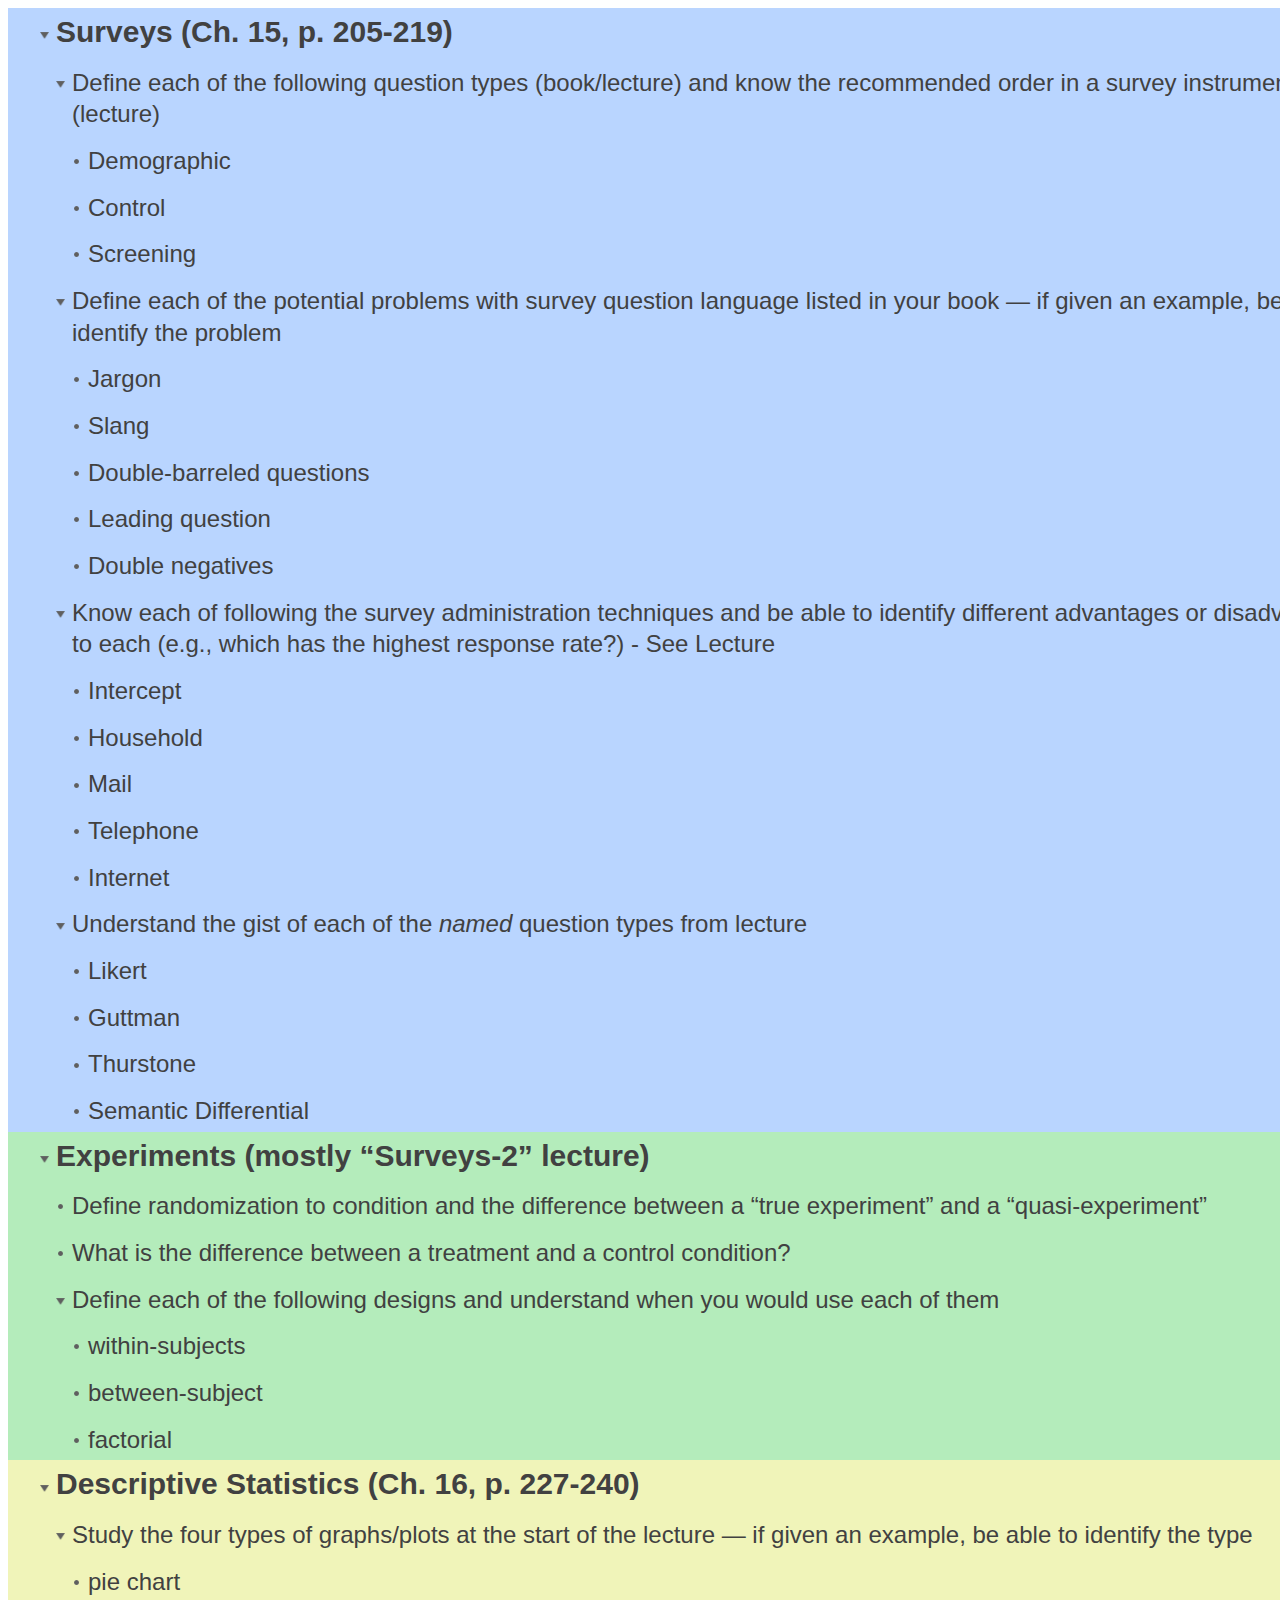
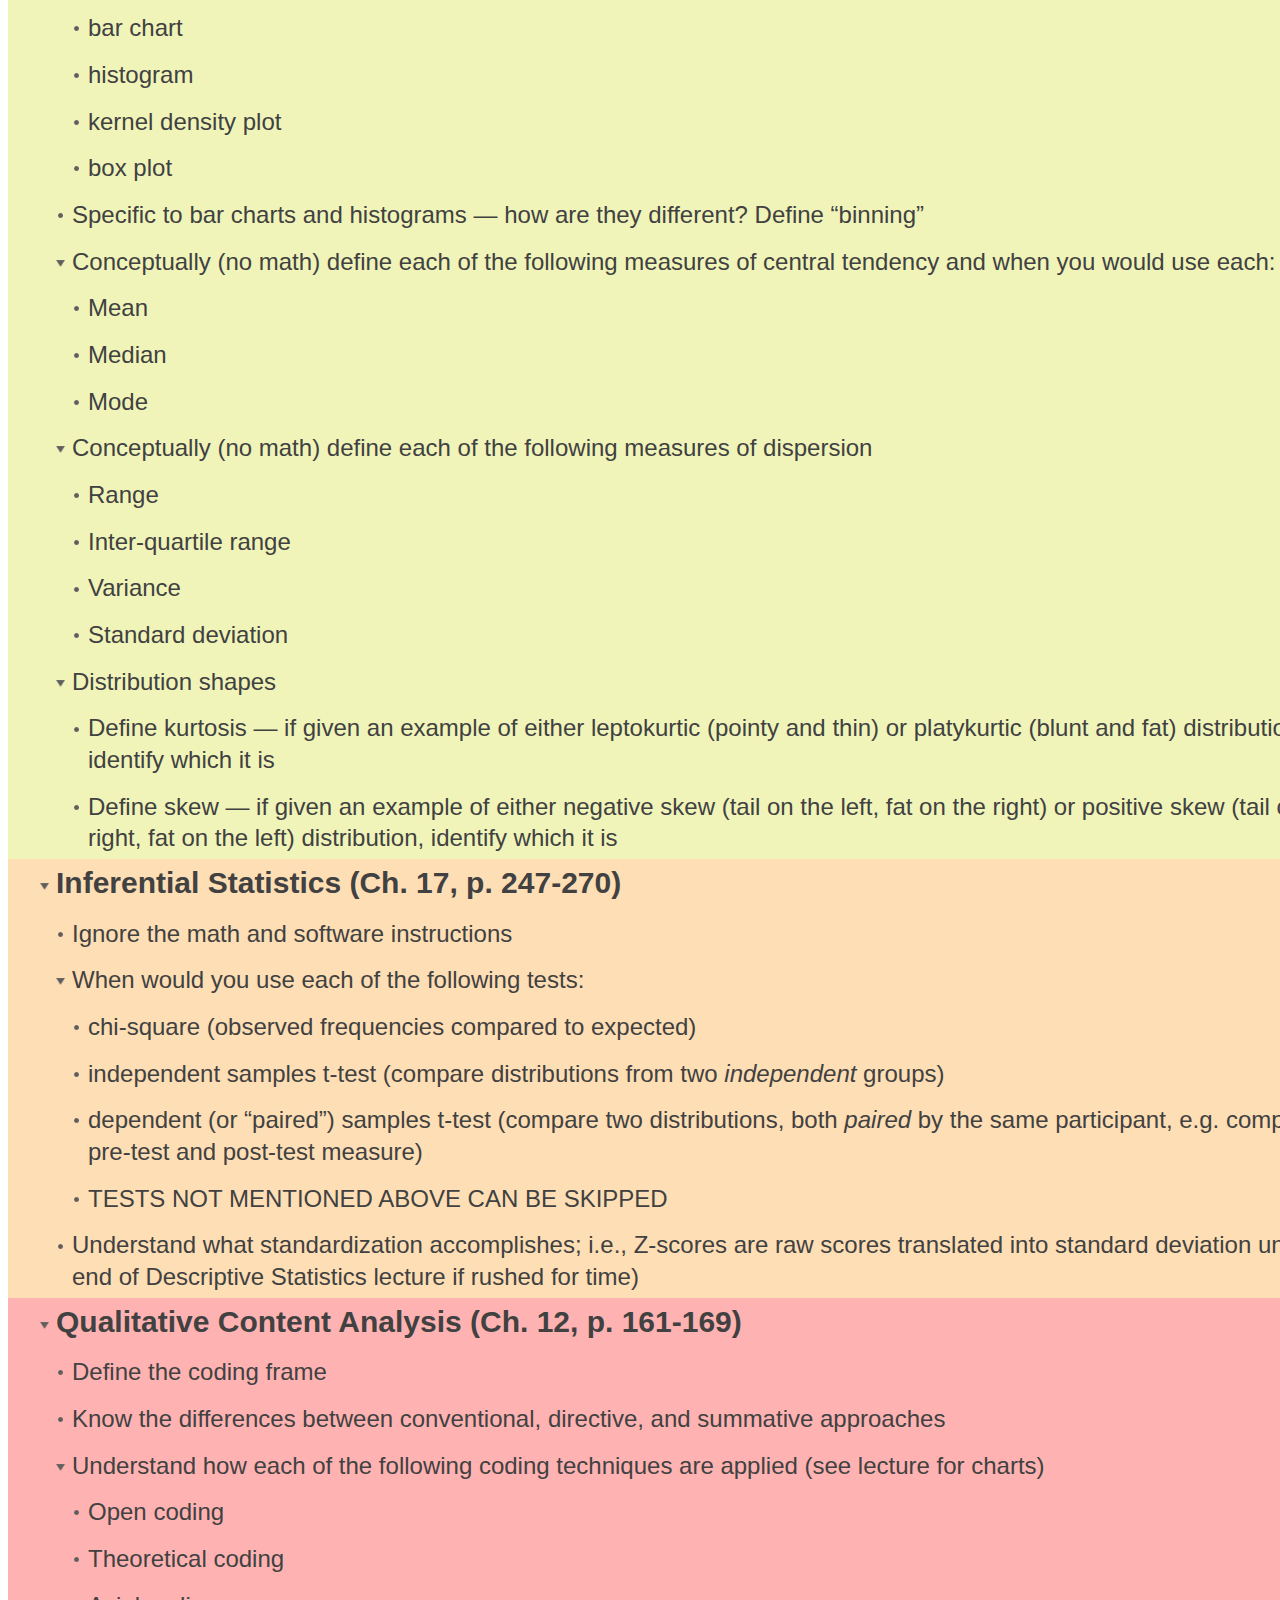
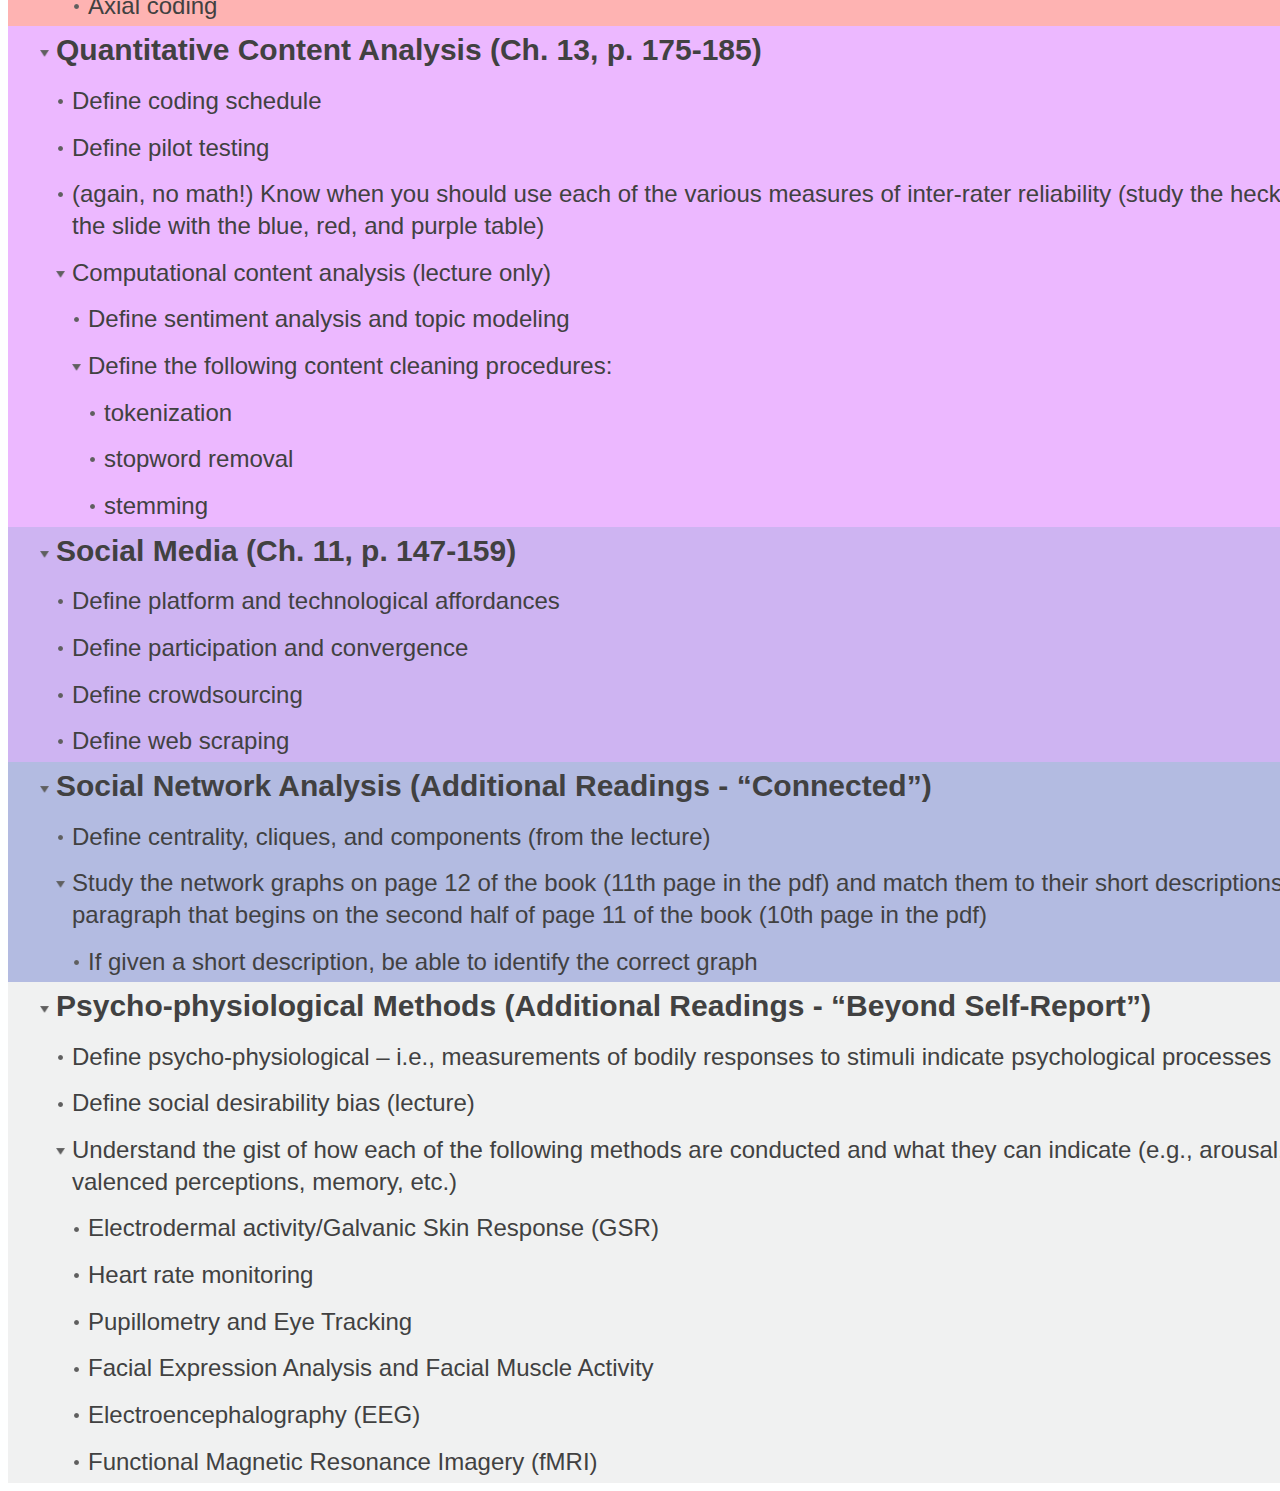
<file: Comm3163/Exam2/index.html>
<!DOCTYPE html><html><head><meta http-equiv="Content-Type" content="text/html; charset=utf-8"><meta charset="UTF-8"><title>Study Guide - Exam 2</title><script type="text/javascript" src="jquery-3.1.0.min.js"></script><script type="text/javascript" src="outliner.js"></script><link href="styles.css" type="text/css" rel="stylesheet"></head><body id="wholeDocument" data-theme="light" class=""><div id="centered"><table data-level="1" id="a7GO3hDp1f_" class="whole-row root" data-state="expanded" data-has-children="1" data-below-children="" data-bottom-padding="5" data-above-note="" data-above-children=""><tr class="outline-row level-1"><td class=" ns-eUsXLp0Pv1g-Heading1"><div class="alt-row-layer fill-cell"><div class="fill-cell  ns-bg-eUsXLp0Pv1g-Heading1" style="background-color: rgba(25,117,255,0.3);"><div class="note-icon" style='font-family: "Arial", sans-serif; font-size: 24px;'></div></div></div></td><td><div class="alt-row-layer fill-cell"><div class="fill-cell force-wrap ns-bg-eUsXLp0Pv1g-Heading1" style="background-color: rgba(25,117,255,0.3);"><table class="outline-column"><tr><td class=" ns-eUsXLp0Pv1g-Heading1 ns-gutter-eUsXLp0Pv1g-Heading1" onmousedown="ioSwitch('a7GO3hDp1f_', event.shiftKey)" style="width: 9px; "> </td><td class="handle  ns-eUsXLp0Pv1g-Heading1 ns-gutter-eUsXLp0Pv1g-Heading1" onmousedown="ioSwitch('a7GO3hDp1f_', event.shiftKey)" style="padding-top: 4px;  width: 15px; "><div class="handle" style="font-size: 24px;"><img id="ia7GO3hDp1f_" alt="V" class="parent" src="Expanded.png" title="collapse"></div></td><td class="label ns-eUsXLp0Pv1g-Heading1 ns-gutter-eUsXLp0Pv1g-Heading1 empty" style='padding-top: 4px; width: 1px; font-family: "Arial", sans-serif; font-size: 24px;'></td><td class="column ns-eUsXLp0Pv1g-Heading1" style='padding-bottom: 5px; padding-top: 4px; font-family: "Arial", sans-serif; font-size: 24px;'><div class="force-wrap white-space" style='font-family: "Arial", sans-serif; font-size: 24px;'><span class="" style="font-weight: 700;font-size: 30px;">Surveys (Ch. 15, p. 205-219)</span></div></td></tr></table></div></div></td></tr></table><table data-level="2" id="nWO0Oe2M16P" class="whole-row" data-state="expanded" data-has-children="1" data-below-children="" data-bottom-padding="5" data-above-note="" data-above-children=""><tr class="outline-row level-2"><td class=" ns-eUsXLp0Pv1g-Heading1"><div class="alt-row-layer fill-cell"><div class="fill-cell  ns-bg-eUsXLp0Pv1g-Heading1" style="background-color: rgba(25,117,255,0.3);"><div class="note-icon" style='font-family: "Arial", sans-serif; font-weight: 400;font-size: 24px;'></div></div></div></td><td><div class="alt-row-layer fill-cell"><div class="fill-cell force-wrap ns-bg-eUsXLp0Pv1g-Heading1" style="background-color: rgba(25,117,255,0.3);"><table class="outline-column"><tr><td class=" ns-eUsXLp0Pv1g-Heading1 ns-gutter-eUsXLp0Pv1g-Heading1" onmousedown="ioSwitch('nWO0Oe2M16P', event.shiftKey)" style="width: 25px; "> </td><td class="handle  ns-eUsXLp0Pv1g-Heading1 ns-gutter-eUsXLp0Pv1g-Heading1" onmousedown="ioSwitch('nWO0Oe2M16P', event.shiftKey)" style="padding-top: 4px;  width: 15px; "><div class="handle" style="font-size: 24px;"><img id="inWO0Oe2M16P" alt="V" class="parent" src="Expanded.png" title="collapse"></div></td><td class="label ns-eUsXLp0Pv1g-Heading1 ns-gutter-eUsXLp0Pv1g-Heading1 empty" style='padding-top: 4px; width: 1px; font-family: "Arial", sans-serif; font-weight: 400;font-size: 24px;'></td><td class="column ns-eUsXLp0Pv1g-Heading1" style='padding-bottom: 5px; padding-top: 4px; font-family: "Arial", sans-serif; font-weight: 400;font-size: 24px;'><div class="force-wrap white-space" style='font-family: "Arial", sans-serif; font-weight: 400;font-size: 24px;'>Define each of the following question types (book/lecture) and know the recommended order in a survey instrument (lecture)</div></td></tr></table></div></div></td></tr></table><table data-level="3" id="djaN_LmZVt6" class="whole-row" data-state="collapsed" data-has-children="0" data-below-children="" data-bottom-padding="5" data-above-note="" data-above-children=""><tr class="outline-row level-3"><td class=" ns-eUsXLp0Pv1g-Heading1"><div class="alt-row-layer fill-cell"><div class="fill-cell  ns-bg-eUsXLp0Pv1g-Heading1" style="background-color: rgba(25,117,255,0.3);"><div class="note-icon" style='font-family: "Arial", sans-serif; font-weight: 400;font-size: 24px;'></div></div></div></td><td><div class="alt-row-layer fill-cell"><div class="fill-cell force-wrap ns-bg-eUsXLp0Pv1g-Heading1" style="background-color: rgba(25,117,255,0.3);"><table class="outline-column"><tr><td class=" ns-eUsXLp0Pv1g-Heading1 ns-gutter-eUsXLp0Pv1g-Heading1" style="width: 41px; "> </td><td class="handle  ns-eUsXLp0Pv1g-Heading1 ns-gutter-eUsXLp0Pv1g-Heading1" style="padding-top: 4px;  width: 15px; "><div class="handle" style="font-size: 24px;"><img alt="*" class="leaf" src="LeafRowHandle.png"></div></td><td class="label ns-eUsXLp0Pv1g-Heading1 ns-gutter-eUsXLp0Pv1g-Heading1 empty" style='padding-top: 4px; width: 1px; font-family: "Arial", sans-serif; font-weight: 400;font-size: 24px;'></td><td class="column ns-eUsXLp0Pv1g-Heading1" style='padding-bottom: 5px; padding-top: 4px; font-family: "Arial", sans-serif; font-weight: 400;font-size: 24px;'><div class="force-wrap white-space" style='font-family: "Arial", sans-serif; font-weight: 400;font-size: 24px;'>Demographic</div></td></tr></table></div></div></td></tr></table><table data-level="3" id="cms3sZpbRjy" class="whole-row" data-state="collapsed" data-has-children="0" data-below-children="" data-bottom-padding="5" data-above-note="" data-above-children=""><tr class="outline-row level-3"><td class=" ns-eUsXLp0Pv1g-Heading1"><div class="alt-row-layer fill-cell"><div class="fill-cell  ns-bg-eUsXLp0Pv1g-Heading1" style="background-color: rgba(25,117,255,0.3);"><div class="note-icon" style='font-family: "Arial", sans-serif; font-weight: 400;font-size: 24px;'></div></div></div></td><td><div class="alt-row-layer fill-cell"><div class="fill-cell force-wrap ns-bg-eUsXLp0Pv1g-Heading1" style="background-color: rgba(25,117,255,0.3);"><table class="outline-column"><tr><td class=" ns-eUsXLp0Pv1g-Heading1 ns-gutter-eUsXLp0Pv1g-Heading1" style="width: 41px; "> </td><td class="handle  ns-eUsXLp0Pv1g-Heading1 ns-gutter-eUsXLp0Pv1g-Heading1" style="padding-top: 4px;  width: 15px; "><div class="handle" style="font-size: 24px;"><img alt="*" class="leaf" src="LeafRowHandle.png"></div></td><td class="label ns-eUsXLp0Pv1g-Heading1 ns-gutter-eUsXLp0Pv1g-Heading1 empty" style='padding-top: 4px; width: 1px; font-family: "Arial", sans-serif; font-weight: 400;font-size: 24px;'></td><td class="column ns-eUsXLp0Pv1g-Heading1" style='padding-bottom: 5px; padding-top: 4px; font-family: "Arial", sans-serif; font-weight: 400;font-size: 24px;'><div class="force-wrap white-space" style='font-family: "Arial", sans-serif; font-weight: 400;font-size: 24px;'>Control</div></td></tr></table></div></div></td></tr></table><table data-level="3" id="btdUxsc9bRN" class="whole-row" data-state="collapsed" data-has-children="0" data-below-children="" data-bottom-padding="5" data-above-note="" data-above-children=""><tr class="outline-row level-3"><td class=" ns-eUsXLp0Pv1g-Heading1"><div class="alt-row-layer fill-cell"><div class="fill-cell  ns-bg-eUsXLp0Pv1g-Heading1" style="background-color: rgba(25,117,255,0.3);"><div class="note-icon" style='font-family: "Arial", sans-serif; font-weight: 400;font-size: 24px;'></div></div></div></td><td><div class="alt-row-layer fill-cell"><div class="fill-cell force-wrap ns-bg-eUsXLp0Pv1g-Heading1" style="background-color: rgba(25,117,255,0.3);"><table class="outline-column"><tr><td class=" ns-eUsXLp0Pv1g-Heading1 ns-gutter-eUsXLp0Pv1g-Heading1" style="width: 41px; "> </td><td class="handle  ns-eUsXLp0Pv1g-Heading1 ns-gutter-eUsXLp0Pv1g-Heading1" style="padding-top: 4px;  width: 15px; "><div class="handle" style="font-size: 24px;"><img alt="*" class="leaf" src="LeafRowHandle.png"></div></td><td class="label ns-eUsXLp0Pv1g-Heading1 ns-gutter-eUsXLp0Pv1g-Heading1 empty" style='padding-top: 4px; width: 1px; font-family: "Arial", sans-serif; font-weight: 400;font-size: 24px;'></td><td class="column ns-eUsXLp0Pv1g-Heading1" style='padding-bottom: 5px; padding-top: 4px; font-family: "Arial", sans-serif; font-weight: 400;font-size: 24px;'><div class="force-wrap white-space" style='font-family: "Arial", sans-serif; font-weight: 400;font-size: 24px;'>Screening</div></td></tr></table></div></div></td></tr></table><table data-level="2" id="nQeuNmVb_NX" class="whole-row" data-state="expanded" data-has-children="1" data-below-children="" data-bottom-padding="5" data-above-note="" data-above-children=""><tr class="outline-row level-2"><td class=" ns-eUsXLp0Pv1g-Heading1"><div class="alt-row-layer fill-cell"><div class="fill-cell  ns-bg-eUsXLp0Pv1g-Heading1" style="background-color: rgba(25,117,255,0.3);"><div class="note-icon" style='font-family: "Arial", sans-serif; font-weight: 400;font-size: 24px;'></div></div></div></td><td><div class="alt-row-layer fill-cell"><div class="fill-cell force-wrap ns-bg-eUsXLp0Pv1g-Heading1" style="background-color: rgba(25,117,255,0.3);"><table class="outline-column"><tr><td class=" ns-eUsXLp0Pv1g-Heading1 ns-gutter-eUsXLp0Pv1g-Heading1" onmousedown="ioSwitch('nQeuNmVb_NX', event.shiftKey)" style="width: 25px; "> </td><td class="handle  ns-eUsXLp0Pv1g-Heading1 ns-gutter-eUsXLp0Pv1g-Heading1" onmousedown="ioSwitch('nQeuNmVb_NX', event.shiftKey)" style="padding-top: 4px;  width: 15px; "><div class="handle" style="font-size: 24px;"><img id="inQeuNmVb_NX" alt="V" class="parent" src="Expanded.png" title="collapse"></div></td><td class="label ns-eUsXLp0Pv1g-Heading1 ns-gutter-eUsXLp0Pv1g-Heading1 empty" style='padding-top: 4px; width: 1px; font-family: "Arial", sans-serif; font-weight: 400;font-size: 24px;'></td><td class="column ns-eUsXLp0Pv1g-Heading1" style='padding-bottom: 5px; padding-top: 4px; font-family: "Arial", sans-serif; font-weight: 400;font-size: 24px;'><div class="force-wrap white-space" style='font-family: "Arial", sans-serif; font-weight: 400;font-size: 24px;'>Define each of the potential problems with survey question language listed in your book — if given an example, be able to identify the problem</div></td></tr></table></div></div></td></tr></table><table data-level="3" id="lbgLsQ1M9sc" class="whole-row" data-state="collapsed" data-has-children="0" data-below-children="" data-bottom-padding="5" data-above-note="" data-above-children=""><tr class="outline-row level-3"><td class=" ns-eUsXLp0Pv1g-Heading1"><div class="alt-row-layer fill-cell"><div class="fill-cell  ns-bg-eUsXLp0Pv1g-Heading1" style="background-color: rgba(25,117,255,0.3);"><div class="note-icon" style='font-family: "Arial", sans-serif; font-weight: 400;font-size: 24px;'></div></div></div></td><td><div class="alt-row-layer fill-cell"><div class="fill-cell force-wrap ns-bg-eUsXLp0Pv1g-Heading1" style="background-color: rgba(25,117,255,0.3);"><table class="outline-column"><tr><td class=" ns-eUsXLp0Pv1g-Heading1 ns-gutter-eUsXLp0Pv1g-Heading1" style="width: 41px; "> </td><td class="handle  ns-eUsXLp0Pv1g-Heading1 ns-gutter-eUsXLp0Pv1g-Heading1" style="padding-top: 4px;  width: 15px; "><div class="handle" style="font-size: 24px;"><img alt="*" class="leaf" src="LeafRowHandle.png"></div></td><td class="label ns-eUsXLp0Pv1g-Heading1 ns-gutter-eUsXLp0Pv1g-Heading1 empty" style='padding-top: 4px; width: 1px; font-family: "Arial", sans-serif; font-weight: 400;font-size: 24px;'></td><td class="column ns-eUsXLp0Pv1g-Heading1" style='padding-bottom: 5px; padding-top: 4px; font-family: "Arial", sans-serif; font-weight: 400;font-size: 24px;'><div class="force-wrap white-space" style='font-family: "Arial", sans-serif; font-weight: 400;font-size: 24px;'>Jargon</div></td></tr></table></div></div></td></tr></table><table data-level="3" id="hALUmb7Qrnu" class="whole-row" data-state="collapsed" data-has-children="0" data-below-children="" data-bottom-padding="5" data-above-note="" data-above-children=""><tr class="outline-row level-3"><td class=" ns-eUsXLp0Pv1g-Heading1"><div class="alt-row-layer fill-cell"><div class="fill-cell  ns-bg-eUsXLp0Pv1g-Heading1" style="background-color: rgba(25,117,255,0.3);"><div class="note-icon" style='font-family: "Arial", sans-serif; font-weight: 400;font-size: 24px;'></div></div></div></td><td><div class="alt-row-layer fill-cell"><div class="fill-cell force-wrap ns-bg-eUsXLp0Pv1g-Heading1" style="background-color: rgba(25,117,255,0.3);"><table class="outline-column"><tr><td class=" ns-eUsXLp0Pv1g-Heading1 ns-gutter-eUsXLp0Pv1g-Heading1" style="width: 41px; "> </td><td class="handle  ns-eUsXLp0Pv1g-Heading1 ns-gutter-eUsXLp0Pv1g-Heading1" style="padding-top: 4px;  width: 15px; "><div class="handle" style="font-size: 24px;"><img alt="*" class="leaf" src="LeafRowHandle.png"></div></td><td class="label ns-eUsXLp0Pv1g-Heading1 ns-gutter-eUsXLp0Pv1g-Heading1 empty" style='padding-top: 4px; width: 1px; font-family: "Arial", sans-serif; font-weight: 400;font-size: 24px;'></td><td class="column ns-eUsXLp0Pv1g-Heading1" style='padding-bottom: 5px; padding-top: 4px; font-family: "Arial", sans-serif; font-weight: 400;font-size: 24px;'><div class="force-wrap white-space" style='font-family: "Arial", sans-serif; font-weight: 400;font-size: 24px;'>Slang</div></td></tr></table></div></div></td></tr></table><table data-level="3" id="jK7g86UTntW" class="whole-row" data-state="collapsed" data-has-children="0" data-below-children="" data-bottom-padding="5" data-above-note="" data-above-children=""><tr class="outline-row level-3"><td class=" ns-eUsXLp0Pv1g-Heading1"><div class="alt-row-layer fill-cell"><div class="fill-cell  ns-bg-eUsXLp0Pv1g-Heading1" style="background-color: rgba(25,117,255,0.3);"><div class="note-icon" style='font-family: "Arial", sans-serif; font-weight: 400;font-size: 24px;'></div></div></div></td><td><div class="alt-row-layer fill-cell"><div class="fill-cell force-wrap ns-bg-eUsXLp0Pv1g-Heading1" style="background-color: rgba(25,117,255,0.3);"><table class="outline-column"><tr><td class=" ns-eUsXLp0Pv1g-Heading1 ns-gutter-eUsXLp0Pv1g-Heading1" style="width: 41px; "> </td><td class="handle  ns-eUsXLp0Pv1g-Heading1 ns-gutter-eUsXLp0Pv1g-Heading1" style="padding-top: 4px;  width: 15px; "><div class="handle" style="font-size: 24px;"><img alt="*" class="leaf" src="LeafRowHandle.png"></div></td><td class="label ns-eUsXLp0Pv1g-Heading1 ns-gutter-eUsXLp0Pv1g-Heading1 empty" style='padding-top: 4px; width: 1px; font-family: "Arial", sans-serif; font-weight: 400;font-size: 24px;'></td><td class="column ns-eUsXLp0Pv1g-Heading1" style='padding-bottom: 5px; padding-top: 4px; font-family: "Arial", sans-serif; font-weight: 400;font-size: 24px;'><div class="force-wrap white-space" style='font-family: "Arial", sans-serif; font-weight: 400;font-size: 24px;'>Double-barreled questions</div></td></tr></table></div></div></td></tr></table><table data-level="3" id="gCYPU4RDTnq" class="whole-row" data-state="collapsed" data-has-children="0" data-below-children="" data-bottom-padding="5" data-above-note="" data-above-children=""><tr class="outline-row level-3"><td class=" ns-eUsXLp0Pv1g-Heading1"><div class="alt-row-layer fill-cell"><div class="fill-cell  ns-bg-eUsXLp0Pv1g-Heading1" style="background-color: rgba(25,117,255,0.3);"><div class="note-icon" style='font-family: "Arial", sans-serif; font-weight: 400;font-size: 24px;'></div></div></div></td><td><div class="alt-row-layer fill-cell"><div class="fill-cell force-wrap ns-bg-eUsXLp0Pv1g-Heading1" style="background-color: rgba(25,117,255,0.3);"><table class="outline-column"><tr><td class=" ns-eUsXLp0Pv1g-Heading1 ns-gutter-eUsXLp0Pv1g-Heading1" style="width: 41px; "> </td><td class="handle  ns-eUsXLp0Pv1g-Heading1 ns-gutter-eUsXLp0Pv1g-Heading1" style="padding-top: 4px;  width: 15px; "><div class="handle" style="font-size: 24px;"><img alt="*" class="leaf" src="LeafRowHandle.png"></div></td><td class="label ns-eUsXLp0Pv1g-Heading1 ns-gutter-eUsXLp0Pv1g-Heading1 empty" style='padding-top: 4px; width: 1px; font-family: "Arial", sans-serif; font-weight: 400;font-size: 24px;'></td><td class="column ns-eUsXLp0Pv1g-Heading1" style='padding-bottom: 5px; padding-top: 4px; font-family: "Arial", sans-serif; font-weight: 400;font-size: 24px;'><div class="force-wrap white-space" style='font-family: "Arial", sans-serif; font-weight: 400;font-size: 24px;'>Leading question</div></td></tr></table></div></div></td></tr></table><table data-level="3" id="eeb2dajPk7H" class="whole-row" data-state="collapsed" data-has-children="0" data-below-children="" data-bottom-padding="5" data-above-note="" data-above-children=""><tr class="outline-row level-3"><td class=" ns-eUsXLp0Pv1g-Heading1"><div class="alt-row-layer fill-cell"><div class="fill-cell  ns-bg-eUsXLp0Pv1g-Heading1" style="background-color: rgba(25,117,255,0.3);"><div class="note-icon" style='font-family: "Arial", sans-serif; font-weight: 400;font-size: 24px;'></div></div></div></td><td><div class="alt-row-layer fill-cell"><div class="fill-cell force-wrap ns-bg-eUsXLp0Pv1g-Heading1" style="background-color: rgba(25,117,255,0.3);"><table class="outline-column"><tr><td class=" ns-eUsXLp0Pv1g-Heading1 ns-gutter-eUsXLp0Pv1g-Heading1" style="width: 41px; "> </td><td class="handle  ns-eUsXLp0Pv1g-Heading1 ns-gutter-eUsXLp0Pv1g-Heading1" style="padding-top: 4px;  width: 15px; "><div class="handle" style="font-size: 24px;"><img alt="*" class="leaf" src="LeafRowHandle.png"></div></td><td class="label ns-eUsXLp0Pv1g-Heading1 ns-gutter-eUsXLp0Pv1g-Heading1 empty" style='padding-top: 4px; width: 1px; font-family: "Arial", sans-serif; font-weight: 400;font-size: 24px;'></td><td class="column ns-eUsXLp0Pv1g-Heading1" style='padding-bottom: 5px; padding-top: 4px; font-family: "Arial", sans-serif; font-weight: 400;font-size: 24px;'><div class="force-wrap white-space" style='font-family: "Arial", sans-serif; font-weight: 400;font-size: 24px;'>Double negatives</div></td></tr></table></div></div></td></tr></table><table data-level="2" id="n2v2adD5XCj" class="whole-row" data-state="expanded" data-has-children="1" data-below-children="" data-bottom-padding="5" data-above-note="" data-above-children=""><tr class="outline-row level-2"><td class=" ns-eUsXLp0Pv1g-Heading1"><div class="alt-row-layer fill-cell"><div class="fill-cell  ns-bg-eUsXLp0Pv1g-Heading1" style="background-color: rgba(25,117,255,0.3);"><div class="note-icon" style='font-family: "Arial", sans-serif; font-weight: 400;font-size: 24px;'></div></div></div></td><td><div class="alt-row-layer fill-cell"><div class="fill-cell force-wrap ns-bg-eUsXLp0Pv1g-Heading1" style="background-color: rgba(25,117,255,0.3);"><table class="outline-column"><tr><td class=" ns-eUsXLp0Pv1g-Heading1 ns-gutter-eUsXLp0Pv1g-Heading1" onmousedown="ioSwitch('n2v2adD5XCj', event.shiftKey)" style="width: 25px; "> </td><td class="handle  ns-eUsXLp0Pv1g-Heading1 ns-gutter-eUsXLp0Pv1g-Heading1" onmousedown="ioSwitch('n2v2adD5XCj', event.shiftKey)" style="padding-top: 4px;  width: 15px; "><div class="handle" style="font-size: 24px;"><img id="in2v2adD5XCj" alt="V" class="parent" src="Expanded.png" title="collapse"></div></td><td class="label ns-eUsXLp0Pv1g-Heading1 ns-gutter-eUsXLp0Pv1g-Heading1 empty" style='padding-top: 4px; width: 1px; font-family: "Arial", sans-serif; font-weight: 400;font-size: 24px;'></td><td class="column ns-eUsXLp0Pv1g-Heading1" style='padding-bottom: 5px; padding-top: 4px; font-family: "Arial", sans-serif; font-weight: 400;font-size: 24px;'><div class="force-wrap white-space" style='font-family: "Arial", sans-serif; font-weight: 400;font-size: 24px;'>Know each of following the survey administration techniques and be able to identify different advantages or disadvantages to each (e.g., which has the highest response rate?) - See Lecture</div></td></tr></table></div></div></td></tr></table><table data-level="3" id="c4__JJPXY7v" class="whole-row" data-state="collapsed" data-has-children="0" data-below-children="" data-bottom-padding="5" data-above-note="" data-above-children=""><tr class="outline-row level-3"><td class=" ns-eUsXLp0Pv1g-Heading1"><div class="alt-row-layer fill-cell"><div class="fill-cell  ns-bg-eUsXLp0Pv1g-Heading1" style="background-color: rgba(25,117,255,0.3);"><div class="note-icon" style='font-family: "Arial", sans-serif; font-weight: 400;font-size: 24px;'></div></div></div></td><td><div class="alt-row-layer fill-cell"><div class="fill-cell force-wrap ns-bg-eUsXLp0Pv1g-Heading1" style="background-color: rgba(25,117,255,0.3);"><table class="outline-column"><tr><td class=" ns-eUsXLp0Pv1g-Heading1 ns-gutter-eUsXLp0Pv1g-Heading1" style="width: 41px; "> </td><td class="handle  ns-eUsXLp0Pv1g-Heading1 ns-gutter-eUsXLp0Pv1g-Heading1" style="padding-top: 4px;  width: 15px; "><div class="handle" style="font-size: 24px;"><img alt="*" class="leaf" src="LeafRowHandle.png"></div></td><td class="label ns-eUsXLp0Pv1g-Heading1 ns-gutter-eUsXLp0Pv1g-Heading1 empty" style='padding-top: 4px; width: 1px; font-family: "Arial", sans-serif; font-weight: 400;font-size: 24px;'></td><td class="column ns-eUsXLp0Pv1g-Heading1" style='padding-bottom: 5px; padding-top: 4px; font-family: "Arial", sans-serif; font-weight: 400;font-size: 24px;'><div class="force-wrap white-space" style='font-family: "Arial", sans-serif; font-weight: 400;font-size: 24px;'>Intercept</div></td></tr></table></div></div></td></tr></table><table data-level="3" id="eOWX33Ee_lJ" class="whole-row" data-state="collapsed" data-has-children="0" data-below-children="" data-bottom-padding="5" data-above-note="" data-above-children=""><tr class="outline-row level-3"><td class=" ns-eUsXLp0Pv1g-Heading1"><div class="alt-row-layer fill-cell"><div class="fill-cell  ns-bg-eUsXLp0Pv1g-Heading1" style="background-color: rgba(25,117,255,0.3);"><div class="note-icon" style='font-family: "Arial", sans-serif; font-weight: 400;font-size: 24px;'></div></div></div></td><td><div class="alt-row-layer fill-cell"><div class="fill-cell force-wrap ns-bg-eUsXLp0Pv1g-Heading1" style="background-color: rgba(25,117,255,0.3);"><table class="outline-column"><tr><td class=" ns-eUsXLp0Pv1g-Heading1 ns-gutter-eUsXLp0Pv1g-Heading1" style="width: 41px; "> </td><td class="handle  ns-eUsXLp0Pv1g-Heading1 ns-gutter-eUsXLp0Pv1g-Heading1" style="padding-top: 4px;  width: 15px; "><div class="handle" style="font-size: 24px;"><img alt="*" class="leaf" src="LeafRowHandle.png"></div></td><td class="label ns-eUsXLp0Pv1g-Heading1 ns-gutter-eUsXLp0Pv1g-Heading1 empty" style='padding-top: 4px; width: 1px; font-family: "Arial", sans-serif; font-weight: 400;font-size: 24px;'></td><td class="column ns-eUsXLp0Pv1g-Heading1" style='padding-bottom: 5px; padding-top: 4px; font-family: "Arial", sans-serif; font-weight: 400;font-size: 24px;'><div class="force-wrap white-space" style='font-family: "Arial", sans-serif; font-weight: 400;font-size: 24px;'>Household</div></td></tr></table></div></div></td></tr></table><table data-level="3" id="nqZuGTozbWY" class="whole-row" data-state="collapsed" data-has-children="0" data-below-children="" data-bottom-padding="5" data-above-note="" data-above-children=""><tr class="outline-row level-3"><td class=" ns-eUsXLp0Pv1g-Heading1"><div class="alt-row-layer fill-cell"><div class="fill-cell  ns-bg-eUsXLp0Pv1g-Heading1" style="background-color: rgba(25,117,255,0.3);"><div class="note-icon" style='font-family: "Arial", sans-serif; font-weight: 400;font-size: 24px;'></div></div></div></td><td><div class="alt-row-layer fill-cell"><div class="fill-cell force-wrap ns-bg-eUsXLp0Pv1g-Heading1" style="background-color: rgba(25,117,255,0.3);"><table class="outline-column"><tr><td class=" ns-eUsXLp0Pv1g-Heading1 ns-gutter-eUsXLp0Pv1g-Heading1" style="width: 41px; "> </td><td class="handle  ns-eUsXLp0Pv1g-Heading1 ns-gutter-eUsXLp0Pv1g-Heading1" style="padding-top: 4px;  width: 15px; "><div class="handle" style="font-size: 24px;"><img alt="*" class="leaf" src="LeafRowHandle.png"></div></td><td class="label ns-eUsXLp0Pv1g-Heading1 ns-gutter-eUsXLp0Pv1g-Heading1 empty" style='padding-top: 4px; width: 1px; font-family: "Arial", sans-serif; font-weight: 400;font-size: 24px;'></td><td class="column ns-eUsXLp0Pv1g-Heading1" style='padding-bottom: 5px; padding-top: 4px; font-family: "Arial", sans-serif; font-weight: 400;font-size: 24px;'><div class="force-wrap white-space" style='font-family: "Arial", sans-serif; font-weight: 400;font-size: 24px;'>Mail</div></td></tr></table></div></div></td></tr></table><table data-level="3" id="l3xGwzsgoSc" class="whole-row" data-state="collapsed" data-has-children="0" data-below-children="" data-bottom-padding="5" data-above-note="" data-above-children=""><tr class="outline-row level-3"><td class=" ns-eUsXLp0Pv1g-Heading1"><div class="alt-row-layer fill-cell"><div class="fill-cell  ns-bg-eUsXLp0Pv1g-Heading1" style="background-color: rgba(25,117,255,0.3);"><div class="note-icon" style='font-family: "Arial", sans-serif; font-weight: 400;font-size: 24px;'></div></div></div></td><td><div class="alt-row-layer fill-cell"><div class="fill-cell force-wrap ns-bg-eUsXLp0Pv1g-Heading1" style="background-color: rgba(25,117,255,0.3);"><table class="outline-column"><tr><td class=" ns-eUsXLp0Pv1g-Heading1 ns-gutter-eUsXLp0Pv1g-Heading1" style="width: 41px; "> </td><td class="handle  ns-eUsXLp0Pv1g-Heading1 ns-gutter-eUsXLp0Pv1g-Heading1" style="padding-top: 4px;  width: 15px; "><div class="handle" style="font-size: 24px;"><img alt="*" class="leaf" src="LeafRowHandle.png"></div></td><td class="label ns-eUsXLp0Pv1g-Heading1 ns-gutter-eUsXLp0Pv1g-Heading1 empty" style='padding-top: 4px; width: 1px; font-family: "Arial", sans-serif; font-weight: 400;font-size: 24px;'></td><td class="column ns-eUsXLp0Pv1g-Heading1" style='padding-bottom: 5px; padding-top: 4px; font-family: "Arial", sans-serif; font-weight: 400;font-size: 24px;'><div class="force-wrap white-space" style='font-family: "Arial", sans-serif; font-weight: 400;font-size: 24px;'>Telephone</div></td></tr></table></div></div></td></tr></table><table data-level="3" id="liiCEJ-MqJC" class="whole-row" data-state="collapsed" data-has-children="0" data-below-children="" data-bottom-padding="5" data-above-note="" data-above-children=""><tr class="outline-row level-3"><td class=" ns-eUsXLp0Pv1g-Heading1"><div class="alt-row-layer fill-cell"><div class="fill-cell  ns-bg-eUsXLp0Pv1g-Heading1" style="background-color: rgba(25,117,255,0.3);"><div class="note-icon" style='font-family: "Arial", sans-serif; font-weight: 400;font-size: 24px;'></div></div></div></td><td><div class="alt-row-layer fill-cell"><div class="fill-cell force-wrap ns-bg-eUsXLp0Pv1g-Heading1" style="background-color: rgba(25,117,255,0.3);"><table class="outline-column"><tr><td class=" ns-eUsXLp0Pv1g-Heading1 ns-gutter-eUsXLp0Pv1g-Heading1" style="width: 41px; "> </td><td class="handle  ns-eUsXLp0Pv1g-Heading1 ns-gutter-eUsXLp0Pv1g-Heading1" style="padding-top: 4px;  width: 15px; "><div class="handle" style="font-size: 24px;"><img alt="*" class="leaf" src="LeafRowHandle.png"></div></td><td class="label ns-eUsXLp0Pv1g-Heading1 ns-gutter-eUsXLp0Pv1g-Heading1 empty" style='padding-top: 4px; width: 1px; font-family: "Arial", sans-serif; font-weight: 400;font-size: 24px;'></td><td class="column ns-eUsXLp0Pv1g-Heading1" style='padding-bottom: 5px; padding-top: 4px; font-family: "Arial", sans-serif; font-weight: 400;font-size: 24px;'><div class="force-wrap white-space" style='font-family: "Arial", sans-serif; font-weight: 400;font-size: 24px;'>Internet</div></td></tr></table></div></div></td></tr></table><table data-level="2" id="clCOXoo7YTW" class="whole-row" data-state="expanded" data-has-children="1" data-below-children="" data-bottom-padding="5" data-above-note="" data-above-children=""><tr class="outline-row level-2"><td class=" ns-eUsXLp0Pv1g-Heading1"><div class="alt-row-layer fill-cell"><div class="fill-cell  ns-bg-eUsXLp0Pv1g-Heading1" style="background-color: rgba(25,117,255,0.3);"><div class="note-icon" style='font-family: "Arial", sans-serif; font-weight: 400;font-size: 24px;'></div></div></div></td><td><div class="alt-row-layer fill-cell"><div class="fill-cell force-wrap ns-bg-eUsXLp0Pv1g-Heading1" style="background-color: rgba(25,117,255,0.3);"><table class="outline-column"><tr><td class=" ns-eUsXLp0Pv1g-Heading1 ns-gutter-eUsXLp0Pv1g-Heading1" onmousedown="ioSwitch('clCOXoo7YTW', event.shiftKey)" style="width: 25px; "> </td><td class="handle  ns-eUsXLp0Pv1g-Heading1 ns-gutter-eUsXLp0Pv1g-Heading1" onmousedown="ioSwitch('clCOXoo7YTW', event.shiftKey)" style="padding-top: 4px;  width: 15px; "><div class="handle" style="font-size: 24px;"><img id="iclCOXoo7YTW" alt="V" class="parent" src="Expanded.png" title="collapse"></div></td><td class="label ns-eUsXLp0Pv1g-Heading1 ns-gutter-eUsXLp0Pv1g-Heading1 empty" style='padding-top: 4px; width: 1px; font-family: "Arial", sans-serif; font-weight: 400;font-size: 24px;'></td><td class="column ns-eUsXLp0Pv1g-Heading1" style='padding-bottom: 5px; padding-top: 4px; font-family: "Arial", sans-serif; font-weight: 400;font-size: 24px;'><div class="force-wrap white-space" style='font-family: "Arial", sans-serif; font-weight: 400;font-size: 24px;'>Understand the gist of each of the <span class="" style="font-style: italic;">named</span> question types from lecture</div></td></tr></table></div></div></td></tr></table><table data-level="3" id="cf2pnSM2Akg" class="whole-row" data-state="collapsed" data-has-children="0" data-below-children="" data-bottom-padding="5" data-above-note="" data-above-children=""><tr class="outline-row level-3"><td class=" ns-eUsXLp0Pv1g-Heading1"><div class="alt-row-layer fill-cell"><div class="fill-cell  ns-bg-eUsXLp0Pv1g-Heading1" style="background-color: rgba(25,117,255,0.3);"><div class="note-icon" style='font-family: "Arial", sans-serif; font-weight: 400;font-size: 24px;'></div></div></div></td><td><div class="alt-row-layer fill-cell"><div class="fill-cell force-wrap ns-bg-eUsXLp0Pv1g-Heading1" style="background-color: rgba(25,117,255,0.3);"><table class="outline-column"><tr><td class=" ns-eUsXLp0Pv1g-Heading1 ns-gutter-eUsXLp0Pv1g-Heading1" style="width: 41px; "> </td><td class="handle  ns-eUsXLp0Pv1g-Heading1 ns-gutter-eUsXLp0Pv1g-Heading1" style="padding-top: 4px;  width: 15px; "><div class="handle" style="font-size: 24px;"><img alt="*" class="leaf" src="LeafRowHandle.png"></div></td><td class="label ns-eUsXLp0Pv1g-Heading1 ns-gutter-eUsXLp0Pv1g-Heading1 empty" style='padding-top: 4px; width: 1px; font-family: "Arial", sans-serif; font-weight: 400;font-size: 24px;'></td><td class="column ns-eUsXLp0Pv1g-Heading1" style='padding-bottom: 5px; padding-top: 4px; font-family: "Arial", sans-serif; font-weight: 400;font-size: 24px;'><div class="force-wrap white-space" style='font-family: "Arial", sans-serif; font-weight: 400;font-size: 24px;'>Likert</div></td></tr></table></div></div></td></tr></table><table data-level="3" id="dvDivwlDy4J" class="whole-row" data-state="collapsed" data-has-children="0" data-below-children="" data-bottom-padding="5" data-above-note="" data-above-children=""><tr class="outline-row level-3"><td class=" ns-eUsXLp0Pv1g-Heading1"><div class="alt-row-layer fill-cell"><div class="fill-cell  ns-bg-eUsXLp0Pv1g-Heading1" style="background-color: rgba(25,117,255,0.3);"><div class="note-icon" style='font-family: "Arial", sans-serif; font-weight: 400;font-size: 24px;'></div></div></div></td><td><div class="alt-row-layer fill-cell"><div class="fill-cell force-wrap ns-bg-eUsXLp0Pv1g-Heading1" style="background-color: rgba(25,117,255,0.3);"><table class="outline-column"><tr><td class=" ns-eUsXLp0Pv1g-Heading1 ns-gutter-eUsXLp0Pv1g-Heading1" style="width: 41px; "> </td><td class="handle  ns-eUsXLp0Pv1g-Heading1 ns-gutter-eUsXLp0Pv1g-Heading1" style="padding-top: 4px;  width: 15px; "><div class="handle" style="font-size: 24px;"><img alt="*" class="leaf" src="LeafRowHandle.png"></div></td><td class="label ns-eUsXLp0Pv1g-Heading1 ns-gutter-eUsXLp0Pv1g-Heading1 empty" style='padding-top: 4px; width: 1px; font-family: "Arial", sans-serif; font-weight: 400;font-size: 24px;'></td><td class="column ns-eUsXLp0Pv1g-Heading1" style='padding-bottom: 5px; padding-top: 4px; font-family: "Arial", sans-serif; font-weight: 400;font-size: 24px;'><div class="force-wrap white-space" style='font-family: "Arial", sans-serif; font-weight: 400;font-size: 24px;'>Guttman</div></td></tr></table></div></div></td></tr></table><table data-level="3" id="kpl-uKNPsaP" class="whole-row" data-state="collapsed" data-has-children="0" data-below-children="" data-bottom-padding="5" data-above-note="" data-above-children=""><tr class="outline-row level-3"><td class=" ns-eUsXLp0Pv1g-Heading1"><div class="alt-row-layer fill-cell"><div class="fill-cell  ns-bg-eUsXLp0Pv1g-Heading1" style="background-color: rgba(25,117,255,0.3);"><div class="note-icon" style='font-family: "Arial", sans-serif; font-weight: 400;font-size: 24px;'></div></div></div></td><td><div class="alt-row-layer fill-cell"><div class="fill-cell force-wrap ns-bg-eUsXLp0Pv1g-Heading1" style="background-color: rgba(25,117,255,0.3);"><table class="outline-column"><tr><td class=" ns-eUsXLp0Pv1g-Heading1 ns-gutter-eUsXLp0Pv1g-Heading1" style="width: 41px; "> </td><td class="handle  ns-eUsXLp0Pv1g-Heading1 ns-gutter-eUsXLp0Pv1g-Heading1" style="padding-top: 4px;  width: 15px; "><div class="handle" style="font-size: 24px;"><img alt="*" class="leaf" src="LeafRowHandle.png"></div></td><td class="label ns-eUsXLp0Pv1g-Heading1 ns-gutter-eUsXLp0Pv1g-Heading1 empty" style='padding-top: 4px; width: 1px; font-family: "Arial", sans-serif; font-weight: 400;font-size: 24px;'></td><td class="column ns-eUsXLp0Pv1g-Heading1" style='padding-bottom: 5px; padding-top: 4px; font-family: "Arial", sans-serif; font-weight: 400;font-size: 24px;'><div class="force-wrap white-space" style='font-family: "Arial", sans-serif; font-weight: 400;font-size: 24px;'>Thurstone</div></td></tr></table></div></div></td></tr></table><table data-level="3" id="pXv__U7HQpu" class="whole-row" data-state="collapsed" data-has-children="0" data-below-children="" data-bottom-padding="5" data-above-note="" data-above-children=""><tr class="outline-row level-3"><td class=" ns-eUsXLp0Pv1g-Heading1"><div class="alt-row-layer fill-cell"><div class="fill-cell  ns-bg-eUsXLp0Pv1g-Heading1" style="background-color: rgba(25,117,255,0.3);"><div class="note-icon" style='font-family: "Arial", sans-serif; font-weight: 400;font-size: 24px;'></div></div></div></td><td><div class="alt-row-layer fill-cell"><div class="fill-cell force-wrap ns-bg-eUsXLp0Pv1g-Heading1" style="background-color: rgba(25,117,255,0.3);"><table class="outline-column"><tr><td class=" ns-eUsXLp0Pv1g-Heading1 ns-gutter-eUsXLp0Pv1g-Heading1" style="width: 41px; "> </td><td class="handle  ns-eUsXLp0Pv1g-Heading1 ns-gutter-eUsXLp0Pv1g-Heading1" style="padding-top: 4px;  width: 15px; "><div class="handle" style="font-size: 24px;"><img alt="*" class="leaf" src="LeafRowHandle.png"></div></td><td class="label ns-eUsXLp0Pv1g-Heading1 ns-gutter-eUsXLp0Pv1g-Heading1 empty" style='padding-top: 4px; width: 1px; font-family: "Arial", sans-serif; font-weight: 400;font-size: 24px;'></td><td class="column ns-eUsXLp0Pv1g-Heading1" style='padding-bottom: 5px; padding-top: 4px; font-family: "Arial", sans-serif; font-weight: 400;font-size: 24px;'><div class="force-wrap white-space" style='font-family: "Arial", sans-serif; font-weight: 400;font-size: 24px;'>Semantic Differential</div></td></tr></table></div></div></td></tr></table><table data-level="1" id="gSVnwXszK8Z" class="whole-row root" data-state="expanded" data-has-children="1" data-below-children="" data-bottom-padding="5" data-above-note="" data-above-children=""><tr class="outline-row level-1"><td class=" ns-eUsXLp0Pv1g-Heading1"><div class="alt-row-layer fill-cell"><div class="fill-cell  ns-bg-eUsXLp0Pv1g-Heading1" style="background-color: rgba(9,192,29,0.3);"><div class="note-icon" style='font-family: "Arial", sans-serif; font-size: 24px;'></div></div></div></td><td><div class="alt-row-layer fill-cell"><div class="fill-cell force-wrap ns-bg-eUsXLp0Pv1g-Heading1" style="background-color: rgba(9,192,29,0.3);"><table class="outline-column"><tr><td class=" ns-eUsXLp0Pv1g-Heading1 ns-gutter-eUsXLp0Pv1g-Heading1" onmousedown="ioSwitch('gSVnwXszK8Z', event.shiftKey)" style="width: 9px; "> </td><td class="handle  ns-eUsXLp0Pv1g-Heading1 ns-gutter-eUsXLp0Pv1g-Heading1" onmousedown="ioSwitch('gSVnwXszK8Z', event.shiftKey)" style="padding-top: 4px;  width: 15px; "><div class="handle" style="font-size: 24px;"><img id="igSVnwXszK8Z" alt="V" class="parent" src="Expanded.png" title="collapse"></div></td><td class="label ns-eUsXLp0Pv1g-Heading1 ns-gutter-eUsXLp0Pv1g-Heading1 empty" style='padding-top: 4px; width: 1px; font-family: "Arial", sans-serif; font-size: 24px;'></td><td class="column ns-eUsXLp0Pv1g-Heading1" style='padding-bottom: 5px; padding-top: 4px; font-family: "Arial", sans-serif; font-size: 24px;'><div class="force-wrap white-space" style='font-family: "Arial", sans-serif; font-size: 24px;'><span class="" style="font-weight: 700;font-size: 30px;">Experiments (mostly “Surveys-2” lecture)</span></div></td></tr></table></div></div></td></tr></table><table data-level="2" id="k4sD8x3zj-C" class="whole-row" data-state="collapsed" data-has-children="0" data-below-children="" data-bottom-padding="5" data-above-note="" data-above-children=""><tr class="outline-row level-2"><td class=" ns-eUsXLp0Pv1g-Heading1"><div class="alt-row-layer fill-cell"><div class="fill-cell  ns-bg-eUsXLp0Pv1g-Heading1" style="background-color: rgba(9,192,29,0.3);"><div class="note-icon" style='font-family: "Arial", sans-serif; font-size: 24px;'></div></div></div></td><td><div class="alt-row-layer fill-cell"><div class="fill-cell force-wrap ns-bg-eUsXLp0Pv1g-Heading1" style="background-color: rgba(9,192,29,0.3);"><table class="outline-column"><tr><td class=" ns-eUsXLp0Pv1g-Heading1 ns-gutter-eUsXLp0Pv1g-Heading1" style="width: 25px; "> </td><td class="handle  ns-eUsXLp0Pv1g-Heading1 ns-gutter-eUsXLp0Pv1g-Heading1" style="padding-top: 4px;  width: 15px; "><div class="handle" style="font-size: 24px;"><img alt="*" class="leaf" src="LeafRowHandle.png"></div></td><td class="label ns-eUsXLp0Pv1g-Heading1 ns-gutter-eUsXLp0Pv1g-Heading1 empty" style='padding-top: 4px; width: 1px; font-family: "Arial", sans-serif; font-size: 24px;'></td><td class="column ns-eUsXLp0Pv1g-Heading1" style='padding-bottom: 5px; padding-top: 4px; font-family: "Arial", sans-serif; font-size: 24px;'><div class="force-wrap white-space" style='font-family: "Arial", sans-serif; font-size: 24px;'>Define randomization to condition and the difference between a “true experiment” and a “quasi-experiment”</div></td></tr></table></div></div></td></tr></table><table data-level="2" id="ob7r0-CXceY" class="whole-row" data-state="collapsed" data-has-children="0" data-below-children="" data-bottom-padding="5" data-above-note="" data-above-children=""><tr class="outline-row level-2"><td class=" ns-eUsXLp0Pv1g-Heading1"><div class="alt-row-layer fill-cell"><div class="fill-cell  ns-bg-eUsXLp0Pv1g-Heading1" style="background-color: rgba(9,192,29,0.3);"><div class="note-icon" style='font-family: "Arial", sans-serif; font-size: 24px;'></div></div></div></td><td><div class="alt-row-layer fill-cell"><div class="fill-cell force-wrap ns-bg-eUsXLp0Pv1g-Heading1" style="background-color: rgba(9,192,29,0.3);"><table class="outline-column"><tr><td class=" ns-eUsXLp0Pv1g-Heading1 ns-gutter-eUsXLp0Pv1g-Heading1" style="width: 25px; "> </td><td class="handle  ns-eUsXLp0Pv1g-Heading1 ns-gutter-eUsXLp0Pv1g-Heading1" style="padding-top: 4px;  width: 15px; "><div class="handle" style="font-size: 24px;"><img alt="*" class="leaf" src="LeafRowHandle.png"></div></td><td class="label ns-eUsXLp0Pv1g-Heading1 ns-gutter-eUsXLp0Pv1g-Heading1 empty" style='padding-top: 4px; width: 1px; font-family: "Arial", sans-serif; font-size: 24px;'></td><td class="column ns-eUsXLp0Pv1g-Heading1" style='padding-bottom: 5px; padding-top: 4px; font-family: "Arial", sans-serif; font-size: 24px;'><div class="force-wrap white-space" style='font-family: "Arial", sans-serif; font-size: 24px;'>What is the difference between a treatment and a control condition?</div></td></tr></table></div></div></td></tr></table><table data-level="2" id="pQmDwB01661" class="whole-row" data-state="expanded" data-has-children="1" data-below-children="" data-bottom-padding="5" data-above-note="" data-above-children=""><tr class="outline-row level-2"><td class=" ns-eUsXLp0Pv1g-Heading1"><div class="alt-row-layer fill-cell"><div class="fill-cell  ns-bg-eUsXLp0Pv1g-Heading1" style="background-color: rgba(9,192,29,0.3);"><div class="note-icon" style='font-family: "Arial", sans-serif; font-size: 24px;'></div></div></div></td><td><div class="alt-row-layer fill-cell"><div class="fill-cell force-wrap ns-bg-eUsXLp0Pv1g-Heading1" style="background-color: rgba(9,192,29,0.3);"><table class="outline-column"><tr><td class=" ns-eUsXLp0Pv1g-Heading1 ns-gutter-eUsXLp0Pv1g-Heading1" onmousedown="ioSwitch('pQmDwB01661', event.shiftKey)" style="width: 25px; "> </td><td class="handle  ns-eUsXLp0Pv1g-Heading1 ns-gutter-eUsXLp0Pv1g-Heading1" onmousedown="ioSwitch('pQmDwB01661', event.shiftKey)" style="padding-top: 4px;  width: 15px; "><div class="handle" style="font-size: 24px;"><img id="ipQmDwB01661" alt="V" class="parent" src="Expanded.png" title="collapse"></div></td><td class="label ns-eUsXLp0Pv1g-Heading1 ns-gutter-eUsXLp0Pv1g-Heading1 empty" style='padding-top: 4px; width: 1px; font-family: "Arial", sans-serif; font-size: 24px;'></td><td class="column ns-eUsXLp0Pv1g-Heading1" style='padding-bottom: 5px; padding-top: 4px; font-family: "Arial", sans-serif; font-size: 24px;'><div class="force-wrap white-space" style='font-family: "Arial", sans-serif; font-size: 24px;'>Define each of the following designs and understand when you would use each of them</div></td></tr></table></div></div></td></tr></table><table data-level="3" id="mdbGKLPZr_Z" class="whole-row" data-state="collapsed" data-has-children="0" data-below-children="" data-bottom-padding="5" data-above-note="" data-above-children=""><tr class="outline-row level-3"><td class=" ns-eUsXLp0Pv1g-Heading1"><div class="alt-row-layer fill-cell"><div class="fill-cell  ns-bg-eUsXLp0Pv1g-Heading1" style="background-color: rgba(9,192,29,0.3);"><div class="note-icon" style='font-family: "Arial", sans-serif; font-size: 24px;'></div></div></div></td><td><div class="alt-row-layer fill-cell"><div class="fill-cell force-wrap ns-bg-eUsXLp0Pv1g-Heading1" style="background-color: rgba(9,192,29,0.3);"><table class="outline-column"><tr><td class=" ns-eUsXLp0Pv1g-Heading1 ns-gutter-eUsXLp0Pv1g-Heading1" style="width: 41px; "> </td><td class="handle  ns-eUsXLp0Pv1g-Heading1 ns-gutter-eUsXLp0Pv1g-Heading1" style="padding-top: 4px;  width: 15px; "><div class="handle" style="font-size: 24px;"><img alt="*" class="leaf" src="LeafRowHandle.png"></div></td><td class="label ns-eUsXLp0Pv1g-Heading1 ns-gutter-eUsXLp0Pv1g-Heading1 empty" style='padding-top: 4px; width: 1px; font-family: "Arial", sans-serif; font-size: 24px;'></td><td class="column ns-eUsXLp0Pv1g-Heading1" style='padding-bottom: 5px; padding-top: 4px; font-family: "Arial", sans-serif; font-size: 24px;'><div class="force-wrap white-space" style='font-family: "Arial", sans-serif; font-size: 24px;'>within-subjects</div></td></tr></table></div></div></td></tr></table><table data-level="3" id="eA8xEqAvQKc" class="whole-row" data-state="collapsed" data-has-children="0" data-below-children="" data-bottom-padding="5" data-above-note="" data-above-children=""><tr class="outline-row level-3"><td class=" ns-eUsXLp0Pv1g-Heading1"><div class="alt-row-layer fill-cell"><div class="fill-cell  ns-bg-eUsXLp0Pv1g-Heading1" style="background-color: rgba(9,192,29,0.3);"><div class="note-icon" style='font-family: "Arial", sans-serif; font-size: 24px;'></div></div></div></td><td><div class="alt-row-layer fill-cell"><div class="fill-cell force-wrap ns-bg-eUsXLp0Pv1g-Heading1" style="background-color: rgba(9,192,29,0.3);"><table class="outline-column"><tr><td class=" ns-eUsXLp0Pv1g-Heading1 ns-gutter-eUsXLp0Pv1g-Heading1" style="width: 41px; "> </td><td class="handle  ns-eUsXLp0Pv1g-Heading1 ns-gutter-eUsXLp0Pv1g-Heading1" style="padding-top: 4px;  width: 15px; "><div class="handle" style="font-size: 24px;"><img alt="*" class="leaf" src="LeafRowHandle.png"></div></td><td class="label ns-eUsXLp0Pv1g-Heading1 ns-gutter-eUsXLp0Pv1g-Heading1 empty" style='padding-top: 4px; width: 1px; font-family: "Arial", sans-serif; font-size: 24px;'></td><td class="column ns-eUsXLp0Pv1g-Heading1" style='padding-bottom: 5px; padding-top: 4px; font-family: "Arial", sans-serif; font-size: 24px;'><div class="force-wrap white-space" style='font-family: "Arial", sans-serif; font-size: 24px;'>between-subject</div></td></tr></table></div></div></td></tr></table><table data-level="3" id="oJdq_wMosbP" class="whole-row" data-state="collapsed" data-has-children="0" data-below-children="" data-bottom-padding="5" data-above-note="" data-above-children=""><tr class="outline-row level-3"><td class=" ns-eUsXLp0Pv1g-Heading1"><div class="alt-row-layer fill-cell"><div class="fill-cell  ns-bg-eUsXLp0Pv1g-Heading1" style="background-color: rgba(9,192,29,0.3);"><div class="note-icon" style='font-family: "Arial", sans-serif; font-size: 24px;'></div></div></div></td><td><div class="alt-row-layer fill-cell"><div class="fill-cell force-wrap ns-bg-eUsXLp0Pv1g-Heading1" style="background-color: rgba(9,192,29,0.3);"><table class="outline-column"><tr><td class=" ns-eUsXLp0Pv1g-Heading1 ns-gutter-eUsXLp0Pv1g-Heading1" style="width: 41px; "> </td><td class="handle  ns-eUsXLp0Pv1g-Heading1 ns-gutter-eUsXLp0Pv1g-Heading1" style="padding-top: 4px;  width: 15px; "><div class="handle" style="font-size: 24px;"><img alt="*" class="leaf" src="LeafRowHandle.png"></div></td><td class="label ns-eUsXLp0Pv1g-Heading1 ns-gutter-eUsXLp0Pv1g-Heading1 empty" style='padding-top: 4px; width: 1px; font-family: "Arial", sans-serif; font-size: 24px;'></td><td class="column ns-eUsXLp0Pv1g-Heading1" style='padding-bottom: 5px; padding-top: 4px; font-family: "Arial", sans-serif; font-size: 24px;'><div class="force-wrap white-space" style='font-family: "Arial", sans-serif; font-size: 24px;'>factorial</div></td></tr></table></div></div></td></tr></table><table data-level="1" id="ccIXlaxFdfr" class="whole-row root" data-state="expanded" data-has-children="1" data-below-children="" data-bottom-padding="5" data-above-note="" data-above-children=""><tr class="outline-row level-1"><td class=" ns-eUsXLp0Pv1g-Heading1"><div class="alt-row-layer fill-cell"><div class="fill-cell  ns-bg-eUsXLp0Pv1g-Heading1" style="background-color: rgba(208,219,22,0.3);"><div class="note-icon" style='font-family: "Arial", sans-serif; font-weight: 400;font-size: 24px;'></div></div></div></td><td><div class="alt-row-layer fill-cell"><div class="fill-cell force-wrap ns-bg-eUsXLp0Pv1g-Heading1" style="background-color: rgba(208,219,22,0.3);"><table class="outline-column"><tr><td class=" ns-eUsXLp0Pv1g-Heading1 ns-gutter-eUsXLp0Pv1g-Heading1" onmousedown="ioSwitch('ccIXlaxFdfr', event.shiftKey)" style="width: 9px; "> </td><td class="handle  ns-eUsXLp0Pv1g-Heading1 ns-gutter-eUsXLp0Pv1g-Heading1" onmousedown="ioSwitch('ccIXlaxFdfr', event.shiftKey)" style="padding-top: 4px;  width: 15px; "><div class="handle" style="font-size: 24px;"><img id="iccIXlaxFdfr" alt="V" class="parent" src="Expanded.png" title="collapse"></div></td><td class="label ns-eUsXLp0Pv1g-Heading1 ns-gutter-eUsXLp0Pv1g-Heading1 empty" style='padding-top: 4px; width: 1px; font-family: "Arial", sans-serif; font-weight: 400;font-size: 24px;'></td><td class="column ns-eUsXLp0Pv1g-Heading1" style='padding-bottom: 5px; padding-top: 4px; font-family: "Arial", sans-serif; font-weight: 400;font-size: 24px;'><div class="force-wrap white-space" style='font-family: "Arial", sans-serif; font-weight: 400;font-size: 24px;'><span class="" style="font-weight: 700;font-size: 30px;">Descriptive Statistics (Ch. 16, p. 227-240)</span></div></td></tr></table></div></div></td></tr></table><table data-level="2" id="cdG8lzOLdjw" class="whole-row" data-state="expanded" data-has-children="1" data-below-children="" data-bottom-padding="5" data-above-note="" data-above-children=""><tr class="outline-row level-2"><td class=" ns-eUsXLp0Pv1g-Heading1"><div class="alt-row-layer fill-cell"><div class="fill-cell  ns-bg-eUsXLp0Pv1g-Heading1" style="background-color: rgba(208,219,22,0.3);"><div class="note-icon" style='font-family: "Arial", sans-serif; font-size: 24px;'></div></div></div></td><td><div class="alt-row-layer fill-cell"><div class="fill-cell force-wrap ns-bg-eUsXLp0Pv1g-Heading1" style="background-color: rgba(208,219,22,0.3);"><table class="outline-column"><tr><td class=" ns-eUsXLp0Pv1g-Heading1 ns-gutter-eUsXLp0Pv1g-Heading1" onmousedown="ioSwitch('cdG8lzOLdjw', event.shiftKey)" style="width: 25px; "> </td><td class="handle  ns-eUsXLp0Pv1g-Heading1 ns-gutter-eUsXLp0Pv1g-Heading1" onmousedown="ioSwitch('cdG8lzOLdjw', event.shiftKey)" style="padding-top: 4px;  width: 15px; "><div class="handle" style="font-size: 24px;"><img id="icdG8lzOLdjw" alt="V" class="parent" src="Expanded.png" title="collapse"></div></td><td class="label ns-eUsXLp0Pv1g-Heading1 ns-gutter-eUsXLp0Pv1g-Heading1 empty" style='padding-top: 4px; width: 1px; font-family: "Arial", sans-serif; font-size: 24px;'></td><td class="column ns-eUsXLp0Pv1g-Heading1" style='padding-bottom: 5px; padding-top: 4px; font-family: "Arial", sans-serif; font-size: 24px;'><div class="force-wrap white-space" style='font-family: "Arial", sans-serif; font-size: 24px;'>Study the four types of graphs/plots at the start of the lecture — if given an example, be able to identify the type</div></td></tr></table></div></div></td></tr></table><table data-level="3" id="kAUrgCCWgu7" class="whole-row" data-state="collapsed" data-has-children="0" data-below-children="" data-bottom-padding="5" data-above-note="" data-above-children=""><tr class="outline-row level-3"><td class=" ns-eUsXLp0Pv1g-Heading1"><div class="alt-row-layer fill-cell"><div class="fill-cell  ns-bg-eUsXLp0Pv1g-Heading1" style="background-color: rgba(208,219,22,0.3);"><div class="note-icon" style='font-family: "Arial", sans-serif; font-size: 24px;'></div></div></div></td><td><div class="alt-row-layer fill-cell"><div class="fill-cell force-wrap ns-bg-eUsXLp0Pv1g-Heading1" style="background-color: rgba(208,219,22,0.3);"><table class="outline-column"><tr><td class=" ns-eUsXLp0Pv1g-Heading1 ns-gutter-eUsXLp0Pv1g-Heading1" style="width: 41px; "> </td><td class="handle  ns-eUsXLp0Pv1g-Heading1 ns-gutter-eUsXLp0Pv1g-Heading1" style="padding-top: 4px;  width: 15px; "><div class="handle" style="font-size: 24px;"><img alt="*" class="leaf" src="LeafRowHandle.png"></div></td><td class="label ns-eUsXLp0Pv1g-Heading1 ns-gutter-eUsXLp0Pv1g-Heading1 empty" style='padding-top: 4px; width: 1px; font-family: "Arial", sans-serif; font-size: 24px;'></td><td class="column ns-eUsXLp0Pv1g-Heading1" style='padding-bottom: 5px; padding-top: 4px; font-family: "Arial", sans-serif; font-size: 24px;'><div class="force-wrap white-space" style='font-family: "Arial", sans-serif; font-size: 24px;'>pie chart</div></td></tr></table></div></div></td></tr></table><table data-level="3" id="c2ex3mXhykh" class="whole-row" data-state="collapsed" data-has-children="0" data-below-children="" data-bottom-padding="5" data-above-note="" data-above-children=""><tr class="outline-row level-3"><td class=" ns-eUsXLp0Pv1g-Heading1"><div class="alt-row-layer fill-cell"><div class="fill-cell  ns-bg-eUsXLp0Pv1g-Heading1" style="background-color: rgba(208,219,22,0.3);"><div class="note-icon" style='font-family: "Arial", sans-serif; font-size: 24px;'></div></div></div></td><td><div class="alt-row-layer fill-cell"><div class="fill-cell force-wrap ns-bg-eUsXLp0Pv1g-Heading1" style="background-color: rgba(208,219,22,0.3);"><table class="outline-column"><tr><td class=" ns-eUsXLp0Pv1g-Heading1 ns-gutter-eUsXLp0Pv1g-Heading1" style="width: 41px; "> </td><td class="handle  ns-eUsXLp0Pv1g-Heading1 ns-gutter-eUsXLp0Pv1g-Heading1" style="padding-top: 4px;  width: 15px; "><div class="handle" style="font-size: 24px;"><img alt="*" class="leaf" src="LeafRowHandle.png"></div></td><td class="label ns-eUsXLp0Pv1g-Heading1 ns-gutter-eUsXLp0Pv1g-Heading1 empty" style='padding-top: 4px; width: 1px; font-family: "Arial", sans-serif; font-size: 24px;'></td><td class="column ns-eUsXLp0Pv1g-Heading1" style='padding-bottom: 5px; padding-top: 4px; font-family: "Arial", sans-serif; font-size: 24px;'><div class="force-wrap white-space" style='font-family: "Arial", sans-serif; font-size: 24px;'>bar chart</div></td></tr></table></div></div></td></tr></table><table data-level="3" id="kDRM2csAONJ" class="whole-row" data-state="collapsed" data-has-children="0" data-below-children="" data-bottom-padding="5" data-above-note="" data-above-children=""><tr class="outline-row level-3"><td class=" ns-eUsXLp0Pv1g-Heading1"><div class="alt-row-layer fill-cell"><div class="fill-cell  ns-bg-eUsXLp0Pv1g-Heading1" style="background-color: rgba(208,219,22,0.3);"><div class="note-icon" style='font-family: "Arial", sans-serif; font-size: 24px;'></div></div></div></td><td><div class="alt-row-layer fill-cell"><div class="fill-cell force-wrap ns-bg-eUsXLp0Pv1g-Heading1" style="background-color: rgba(208,219,22,0.3);"><table class="outline-column"><tr><td class=" ns-eUsXLp0Pv1g-Heading1 ns-gutter-eUsXLp0Pv1g-Heading1" style="width: 41px; "> </td><td class="handle  ns-eUsXLp0Pv1g-Heading1 ns-gutter-eUsXLp0Pv1g-Heading1" style="padding-top: 4px;  width: 15px; "><div class="handle" style="font-size: 24px;"><img alt="*" class="leaf" src="LeafRowHandle.png"></div></td><td class="label ns-eUsXLp0Pv1g-Heading1 ns-gutter-eUsXLp0Pv1g-Heading1 empty" style='padding-top: 4px; width: 1px; font-family: "Arial", sans-serif; font-size: 24px;'></td><td class="column ns-eUsXLp0Pv1g-Heading1" style='padding-bottom: 5px; padding-top: 4px; font-family: "Arial", sans-serif; font-size: 24px;'><div class="force-wrap white-space" style='font-family: "Arial", sans-serif; font-size: 24px;'>histogram</div></td></tr></table></div></div></td></tr></table><table data-level="3" id="a0I8HXdlOpq" class="whole-row" data-state="collapsed" data-has-children="0" data-below-children="" data-bottom-padding="5" data-above-note="" data-above-children=""><tr class="outline-row level-3"><td class=" ns-eUsXLp0Pv1g-Heading1"><div class="alt-row-layer fill-cell"><div class="fill-cell  ns-bg-eUsXLp0Pv1g-Heading1" style="background-color: rgba(208,219,22,0.3);"><div class="note-icon" style='font-family: "Arial", sans-serif; font-size: 24px;'></div></div></div></td><td><div class="alt-row-layer fill-cell"><div class="fill-cell force-wrap ns-bg-eUsXLp0Pv1g-Heading1" style="background-color: rgba(208,219,22,0.3);"><table class="outline-column"><tr><td class=" ns-eUsXLp0Pv1g-Heading1 ns-gutter-eUsXLp0Pv1g-Heading1" style="width: 41px; "> </td><td class="handle  ns-eUsXLp0Pv1g-Heading1 ns-gutter-eUsXLp0Pv1g-Heading1" style="padding-top: 4px;  width: 15px; "><div class="handle" style="font-size: 24px;"><img alt="*" class="leaf" src="LeafRowHandle.png"></div></td><td class="label ns-eUsXLp0Pv1g-Heading1 ns-gutter-eUsXLp0Pv1g-Heading1 empty" style='padding-top: 4px; width: 1px; font-family: "Arial", sans-serif; font-size: 24px;'></td><td class="column ns-eUsXLp0Pv1g-Heading1" style='padding-bottom: 5px; padding-top: 4px; font-family: "Arial", sans-serif; font-size: 24px;'><div class="force-wrap white-space" style='font-family: "Arial", sans-serif; font-size: 24px;'>kernel density plot</div></td></tr></table></div></div></td></tr></table><table data-level="3" id="eqDQXHWji8a" class="whole-row" data-state="collapsed" data-has-children="0" data-below-children="" data-bottom-padding="5" data-above-note="" data-above-children=""><tr class="outline-row level-3"><td class=" ns-eUsXLp0Pv1g-Heading1"><div class="alt-row-layer fill-cell"><div class="fill-cell  ns-bg-eUsXLp0Pv1g-Heading1" style="background-color: rgba(208,219,22,0.3);"><div class="note-icon" style='font-family: "Arial", sans-serif; font-size: 24px;'></div></div></div></td><td><div class="alt-row-layer fill-cell"><div class="fill-cell force-wrap ns-bg-eUsXLp0Pv1g-Heading1" style="background-color: rgba(208,219,22,0.3);"><table class="outline-column"><tr><td class=" ns-eUsXLp0Pv1g-Heading1 ns-gutter-eUsXLp0Pv1g-Heading1" style="width: 41px; "> </td><td class="handle  ns-eUsXLp0Pv1g-Heading1 ns-gutter-eUsXLp0Pv1g-Heading1" style="padding-top: 4px;  width: 15px; "><div class="handle" style="font-size: 24px;"><img alt="*" class="leaf" src="LeafRowHandle.png"></div></td><td class="label ns-eUsXLp0Pv1g-Heading1 ns-gutter-eUsXLp0Pv1g-Heading1 empty" style='padding-top: 4px; width: 1px; font-family: "Arial", sans-serif; font-size: 24px;'></td><td class="column ns-eUsXLp0Pv1g-Heading1" style='padding-bottom: 5px; padding-top: 4px; font-family: "Arial", sans-serif; font-size: 24px;'><div class="force-wrap white-space" style='font-family: "Arial", sans-serif; font-size: 24px;'>box plot</div></td></tr></table></div></div></td></tr></table><table data-level="2" id="krbJcB2rmss" class="whole-row" data-state="collapsed" data-has-children="0" data-below-children="" data-bottom-padding="5" data-above-note="" data-above-children=""><tr class="outline-row level-2"><td class=" ns-eUsXLp0Pv1g-Heading1"><div class="alt-row-layer fill-cell"><div class="fill-cell  ns-bg-eUsXLp0Pv1g-Heading1" style="background-color: rgba(208,219,22,0.3);"><div class="note-icon" style='font-family: "Arial", sans-serif; font-size: 24px;'></div></div></div></td><td><div class="alt-row-layer fill-cell"><div class="fill-cell force-wrap ns-bg-eUsXLp0Pv1g-Heading1" style="background-color: rgba(208,219,22,0.3);"><table class="outline-column"><tr><td class=" ns-eUsXLp0Pv1g-Heading1 ns-gutter-eUsXLp0Pv1g-Heading1" style="width: 25px; "> </td><td class="handle  ns-eUsXLp0Pv1g-Heading1 ns-gutter-eUsXLp0Pv1g-Heading1" style="padding-top: 4px;  width: 15px; "><div class="handle" style="font-size: 24px;"><img alt="*" class="leaf" src="LeafRowHandle.png"></div></td><td class="label ns-eUsXLp0Pv1g-Heading1 ns-gutter-eUsXLp0Pv1g-Heading1 empty" style='padding-top: 4px; width: 1px; font-family: "Arial", sans-serif; font-size: 24px;'></td><td class="column ns-eUsXLp0Pv1g-Heading1" style='padding-bottom: 5px; padding-top: 4px; font-family: "Arial", sans-serif; font-size: 24px;'><div class="force-wrap white-space" style='font-family: "Arial", sans-serif; font-size: 24px;'>Specific to bar charts and histograms — how are they different? Define “binning”</div></td></tr></table></div></div></td></tr></table><table data-level="2" id="clEGxDgQ0Ns" class="whole-row" data-state="expanded" data-has-children="1" data-below-children="" data-bottom-padding="5" data-above-note="" data-above-children=""><tr class="outline-row level-2"><td class=" ns-eUsXLp0Pv1g-Heading1"><div class="alt-row-layer fill-cell"><div class="fill-cell  ns-bg-eUsXLp0Pv1g-Heading1" style="background-color: rgba(208,219,22,0.3);"><div class="note-icon" style='font-family: "Arial", sans-serif; font-size: 24px;'></div></div></div></td><td><div class="alt-row-layer fill-cell"><div class="fill-cell force-wrap ns-bg-eUsXLp0Pv1g-Heading1" style="background-color: rgba(208,219,22,0.3);"><table class="outline-column"><tr><td class=" ns-eUsXLp0Pv1g-Heading1 ns-gutter-eUsXLp0Pv1g-Heading1" onmousedown="ioSwitch('clEGxDgQ0Ns', event.shiftKey)" style="width: 25px; "> </td><td class="handle  ns-eUsXLp0Pv1g-Heading1 ns-gutter-eUsXLp0Pv1g-Heading1" onmousedown="ioSwitch('clEGxDgQ0Ns', event.shiftKey)" style="padding-top: 4px;  width: 15px; "><div class="handle" style="font-size: 24px;"><img id="iclEGxDgQ0Ns" alt="V" class="parent" src="Expanded.png" title="collapse"></div></td><td class="label ns-eUsXLp0Pv1g-Heading1 ns-gutter-eUsXLp0Pv1g-Heading1 empty" style='padding-top: 4px; width: 1px; font-family: "Arial", sans-serif; font-size: 24px;'></td><td class="column ns-eUsXLp0Pv1g-Heading1" style='padding-bottom: 5px; padding-top: 4px; font-family: "Arial", sans-serif; font-size: 24px;'><div class="force-wrap white-space" style='font-family: "Arial", sans-serif; font-size: 24px;'>Conceptually (no math) define each of the following measures of central tendency and when you would use each:</div></td></tr></table></div></div></td></tr></table><table data-level="3" id="jGWmnRzIg16" class="whole-row" data-state="collapsed" data-has-children="0" data-below-children="" data-bottom-padding="5" data-above-note="" data-above-children=""><tr class="outline-row level-3"><td class=" ns-eUsXLp0Pv1g-Heading1"><div class="alt-row-layer fill-cell"><div class="fill-cell  ns-bg-eUsXLp0Pv1g-Heading1" style="background-color: rgba(208,219,22,0.3);"><div class="note-icon" style='font-family: "Arial", sans-serif; font-size: 24px;'></div></div></div></td><td><div class="alt-row-layer fill-cell"><div class="fill-cell force-wrap ns-bg-eUsXLp0Pv1g-Heading1" style="background-color: rgba(208,219,22,0.3);"><table class="outline-column"><tr><td class=" ns-eUsXLp0Pv1g-Heading1 ns-gutter-eUsXLp0Pv1g-Heading1" style="width: 41px; "> </td><td class="handle  ns-eUsXLp0Pv1g-Heading1 ns-gutter-eUsXLp0Pv1g-Heading1" style="padding-top: 4px;  width: 15px; "><div class="handle" style="font-size: 24px;"><img alt="*" class="leaf" src="LeafRowHandle.png"></div></td><td class="label ns-eUsXLp0Pv1g-Heading1 ns-gutter-eUsXLp0Pv1g-Heading1 empty" style='padding-top: 4px; width: 1px; font-family: "Arial", sans-serif; font-size: 24px;'></td><td class="column ns-eUsXLp0Pv1g-Heading1" style='padding-bottom: 5px; padding-top: 4px; font-family: "Arial", sans-serif; font-size: 24px;'><div class="force-wrap white-space" style='font-family: "Arial", sans-serif; font-size: 24px;'>Mean</div></td></tr></table></div></div></td></tr></table><table data-level="3" id="aV_frDR5uds" class="whole-row" data-state="collapsed" data-has-children="0" data-below-children="" data-bottom-padding="5" data-above-note="" data-above-children=""><tr class="outline-row level-3"><td class=" ns-eUsXLp0Pv1g-Heading1"><div class="alt-row-layer fill-cell"><div class="fill-cell  ns-bg-eUsXLp0Pv1g-Heading1" style="background-color: rgba(208,219,22,0.3);"><div class="note-icon" style='font-family: "Arial", sans-serif; font-size: 24px;'></div></div></div></td><td><div class="alt-row-layer fill-cell"><div class="fill-cell force-wrap ns-bg-eUsXLp0Pv1g-Heading1" style="background-color: rgba(208,219,22,0.3);"><table class="outline-column"><tr><td class=" ns-eUsXLp0Pv1g-Heading1 ns-gutter-eUsXLp0Pv1g-Heading1" style="width: 41px; "> </td><td class="handle  ns-eUsXLp0Pv1g-Heading1 ns-gutter-eUsXLp0Pv1g-Heading1" style="padding-top: 4px;  width: 15px; "><div class="handle" style="font-size: 24px;"><img alt="*" class="leaf" src="LeafRowHandle.png"></div></td><td class="label ns-eUsXLp0Pv1g-Heading1 ns-gutter-eUsXLp0Pv1g-Heading1 empty" style='padding-top: 4px; width: 1px; font-family: "Arial", sans-serif; font-size: 24px;'></td><td class="column ns-eUsXLp0Pv1g-Heading1" style='padding-bottom: 5px; padding-top: 4px; font-family: "Arial", sans-serif; font-size: 24px;'><div class="force-wrap white-space" style='font-family: "Arial", sans-serif; font-size: 24px;'>Median</div></td></tr></table></div></div></td></tr></table><table data-level="3" id="jh86rC-6NtC" class="whole-row" data-state="collapsed" data-has-children="0" data-below-children="" data-bottom-padding="5" data-above-note="" data-above-children=""><tr class="outline-row level-3"><td class=" ns-eUsXLp0Pv1g-Heading1"><div class="alt-row-layer fill-cell"><div class="fill-cell  ns-bg-eUsXLp0Pv1g-Heading1" style="background-color: rgba(208,219,22,0.3);"><div class="note-icon" style='font-family: "Arial", sans-serif; font-size: 24px;'></div></div></div></td><td><div class="alt-row-layer fill-cell"><div class="fill-cell force-wrap ns-bg-eUsXLp0Pv1g-Heading1" style="background-color: rgba(208,219,22,0.3);"><table class="outline-column"><tr><td class=" ns-eUsXLp0Pv1g-Heading1 ns-gutter-eUsXLp0Pv1g-Heading1" style="width: 41px; "> </td><td class="handle  ns-eUsXLp0Pv1g-Heading1 ns-gutter-eUsXLp0Pv1g-Heading1" style="padding-top: 4px;  width: 15px; "><div class="handle" style="font-size: 24px;"><img alt="*" class="leaf" src="LeafRowHandle.png"></div></td><td class="label ns-eUsXLp0Pv1g-Heading1 ns-gutter-eUsXLp0Pv1g-Heading1 empty" style='padding-top: 4px; width: 1px; font-family: "Arial", sans-serif; font-size: 24px;'></td><td class="column ns-eUsXLp0Pv1g-Heading1" style='padding-bottom: 5px; padding-top: 4px; font-family: "Arial", sans-serif; font-size: 24px;'><div class="force-wrap white-space" style='font-family: "Arial", sans-serif; font-size: 24px;'>Mode</div></td></tr></table></div></div></td></tr></table><table data-level="2" id="f5YCpJUOIHr" class="whole-row" data-state="expanded" data-has-children="1" data-below-children="" data-bottom-padding="5" data-above-note="" data-above-children=""><tr class="outline-row level-2"><td class=" ns-eUsXLp0Pv1g-Heading1"><div class="alt-row-layer fill-cell"><div class="fill-cell  ns-bg-eUsXLp0Pv1g-Heading1" style="background-color: rgba(208,219,22,0.3);"><div class="note-icon" style='font-family: "Arial", sans-serif; font-size: 24px;'></div></div></div></td><td><div class="alt-row-layer fill-cell"><div class="fill-cell force-wrap ns-bg-eUsXLp0Pv1g-Heading1" style="background-color: rgba(208,219,22,0.3);"><table class="outline-column"><tr><td class=" ns-eUsXLp0Pv1g-Heading1 ns-gutter-eUsXLp0Pv1g-Heading1" onmousedown="ioSwitch('f5YCpJUOIHr', event.shiftKey)" style="width: 25px; "> </td><td class="handle  ns-eUsXLp0Pv1g-Heading1 ns-gutter-eUsXLp0Pv1g-Heading1" onmousedown="ioSwitch('f5YCpJUOIHr', event.shiftKey)" style="padding-top: 4px;  width: 15px; "><div class="handle" style="font-size: 24px;"><img id="if5YCpJUOIHr" alt="V" class="parent" src="Expanded.png" title="collapse"></div></td><td class="label ns-eUsXLp0Pv1g-Heading1 ns-gutter-eUsXLp0Pv1g-Heading1 empty" style='padding-top: 4px; width: 1px; font-family: "Arial", sans-serif; font-size: 24px;'></td><td class="column ns-eUsXLp0Pv1g-Heading1" style='padding-bottom: 5px; padding-top: 4px; font-family: "Arial", sans-serif; font-size: 24px;'><div class="force-wrap white-space" style='font-family: "Arial", sans-serif; font-size: 24px;'>Conceptually (no math) define each of the following measures of dispersion</div></td></tr></table></div></div></td></tr></table><table data-level="3" id="l2AsCB3q4I1" class="whole-row" data-state="collapsed" data-has-children="0" data-below-children="" data-bottom-padding="5" data-above-note="" data-above-children=""><tr class="outline-row level-3"><td class=" ns-eUsXLp0Pv1g-Heading1"><div class="alt-row-layer fill-cell"><div class="fill-cell  ns-bg-eUsXLp0Pv1g-Heading1" style="background-color: rgba(208,219,22,0.3);"><div class="note-icon" style='font-family: "Arial", sans-serif; font-size: 24px;'></div></div></div></td><td><div class="alt-row-layer fill-cell"><div class="fill-cell force-wrap ns-bg-eUsXLp0Pv1g-Heading1" style="background-color: rgba(208,219,22,0.3);"><table class="outline-column"><tr><td class=" ns-eUsXLp0Pv1g-Heading1 ns-gutter-eUsXLp0Pv1g-Heading1" style="width: 41px; "> </td><td class="handle  ns-eUsXLp0Pv1g-Heading1 ns-gutter-eUsXLp0Pv1g-Heading1" style="padding-top: 4px;  width: 15px; "><div class="handle" style="font-size: 24px;"><img alt="*" class="leaf" src="LeafRowHandle.png"></div></td><td class="label ns-eUsXLp0Pv1g-Heading1 ns-gutter-eUsXLp0Pv1g-Heading1 empty" style='padding-top: 4px; width: 1px; font-family: "Arial", sans-serif; font-size: 24px;'></td><td class="column ns-eUsXLp0Pv1g-Heading1" style='padding-bottom: 5px; padding-top: 4px; font-family: "Arial", sans-serif; font-size: 24px;'><div class="force-wrap white-space" style='font-family: "Arial", sans-serif; font-size: 24px;'>Range</div></td></tr></table></div></div></td></tr></table><table data-level="3" id="os8mmGcne8X" class="whole-row" data-state="collapsed" data-has-children="0" data-below-children="" data-bottom-padding="5" data-above-note="" data-above-children=""><tr class="outline-row level-3"><td class=" ns-eUsXLp0Pv1g-Heading1"><div class="alt-row-layer fill-cell"><div class="fill-cell  ns-bg-eUsXLp0Pv1g-Heading1" style="background-color: rgba(208,219,22,0.3);"><div class="note-icon" style='font-family: "Arial", sans-serif; font-size: 24px;'></div></div></div></td><td><div class="alt-row-layer fill-cell"><div class="fill-cell force-wrap ns-bg-eUsXLp0Pv1g-Heading1" style="background-color: rgba(208,219,22,0.3);"><table class="outline-column"><tr><td class=" ns-eUsXLp0Pv1g-Heading1 ns-gutter-eUsXLp0Pv1g-Heading1" style="width: 41px; "> </td><td class="handle  ns-eUsXLp0Pv1g-Heading1 ns-gutter-eUsXLp0Pv1g-Heading1" style="padding-top: 4px;  width: 15px; "><div class="handle" style="font-size: 24px;"><img alt="*" class="leaf" src="LeafRowHandle.png"></div></td><td class="label ns-eUsXLp0Pv1g-Heading1 ns-gutter-eUsXLp0Pv1g-Heading1 empty" style='padding-top: 4px; width: 1px; font-family: "Arial", sans-serif; font-size: 24px;'></td><td class="column ns-eUsXLp0Pv1g-Heading1" style='padding-bottom: 5px; padding-top: 4px; font-family: "Arial", sans-serif; font-size: 24px;'><div class="force-wrap white-space" style='font-family: "Arial", sans-serif; font-size: 24px;'>Inter-quartile range</div></td></tr></table></div></div></td></tr></table><table data-level="3" id="lBPufGAkrCH" class="whole-row" data-state="collapsed" data-has-children="0" data-below-children="" data-bottom-padding="5" data-above-note="" data-above-children=""><tr class="outline-row level-3"><td class=" ns-eUsXLp0Pv1g-Heading1"><div class="alt-row-layer fill-cell"><div class="fill-cell  ns-bg-eUsXLp0Pv1g-Heading1" style="background-color: rgba(208,219,22,0.3);"><div class="note-icon" style='font-family: "Arial", sans-serif; font-size: 24px;'></div></div></div></td><td><div class="alt-row-layer fill-cell"><div class="fill-cell force-wrap ns-bg-eUsXLp0Pv1g-Heading1" style="background-color: rgba(208,219,22,0.3);"><table class="outline-column"><tr><td class=" ns-eUsXLp0Pv1g-Heading1 ns-gutter-eUsXLp0Pv1g-Heading1" style="width: 41px; "> </td><td class="handle  ns-eUsXLp0Pv1g-Heading1 ns-gutter-eUsXLp0Pv1g-Heading1" style="padding-top: 4px;  width: 15px; "><div class="handle" style="font-size: 24px;"><img alt="*" class="leaf" src="LeafRowHandle.png"></div></td><td class="label ns-eUsXLp0Pv1g-Heading1 ns-gutter-eUsXLp0Pv1g-Heading1 empty" style='padding-top: 4px; width: 1px; font-family: "Arial", sans-serif; font-size: 24px;'></td><td class="column ns-eUsXLp0Pv1g-Heading1" style='padding-bottom: 5px; padding-top: 4px; font-family: "Arial", sans-serif; font-size: 24px;'><div class="force-wrap white-space" style='font-family: "Arial", sans-serif; font-size: 24px;'>Variance</div></td></tr></table></div></div></td></tr></table><table data-level="3" id="h3APMutVm4t" class="whole-row" data-state="collapsed" data-has-children="0" data-below-children="" data-bottom-padding="5" data-above-note="" data-above-children=""><tr class="outline-row level-3"><td class=" ns-eUsXLp0Pv1g-Heading1"><div class="alt-row-layer fill-cell"><div class="fill-cell  ns-bg-eUsXLp0Pv1g-Heading1" style="background-color: rgba(208,219,22,0.3);"><div class="note-icon" style='font-family: "Arial", sans-serif; font-size: 24px;'></div></div></div></td><td><div class="alt-row-layer fill-cell"><div class="fill-cell force-wrap ns-bg-eUsXLp0Pv1g-Heading1" style="background-color: rgba(208,219,22,0.3);"><table class="outline-column"><tr><td class=" ns-eUsXLp0Pv1g-Heading1 ns-gutter-eUsXLp0Pv1g-Heading1" style="width: 41px; "> </td><td class="handle  ns-eUsXLp0Pv1g-Heading1 ns-gutter-eUsXLp0Pv1g-Heading1" style="padding-top: 4px;  width: 15px; "><div class="handle" style="font-size: 24px;"><img alt="*" class="leaf" src="LeafRowHandle.png"></div></td><td class="label ns-eUsXLp0Pv1g-Heading1 ns-gutter-eUsXLp0Pv1g-Heading1 empty" style='padding-top: 4px; width: 1px; font-family: "Arial", sans-serif; font-size: 24px;'></td><td class="column ns-eUsXLp0Pv1g-Heading1" style='padding-bottom: 5px; padding-top: 4px; font-family: "Arial", sans-serif; font-size: 24px;'><div class="force-wrap white-space" style='font-family: "Arial", sans-serif; font-size: 24px;'>Standard deviation</div></td></tr></table></div></div></td></tr></table><table data-level="2" id="ieyjmmV8W4N" class="whole-row" data-state="expanded" data-has-children="1" data-below-children="" data-bottom-padding="5" data-above-note="" data-above-children=""><tr class="outline-row level-2"><td class=" ns-eUsXLp0Pv1g-Heading1"><div class="alt-row-layer fill-cell"><div class="fill-cell  ns-bg-eUsXLp0Pv1g-Heading1" style="background-color: rgba(208,219,22,0.3);"><div class="note-icon" style='font-family: "Arial", sans-serif; font-size: 24px;'></div></div></div></td><td><div class="alt-row-layer fill-cell"><div class="fill-cell force-wrap ns-bg-eUsXLp0Pv1g-Heading1" style="background-color: rgba(208,219,22,0.3);"><table class="outline-column"><tr><td class=" ns-eUsXLp0Pv1g-Heading1 ns-gutter-eUsXLp0Pv1g-Heading1" onmousedown="ioSwitch('ieyjmmV8W4N', event.shiftKey)" style="width: 25px; "> </td><td class="handle  ns-eUsXLp0Pv1g-Heading1 ns-gutter-eUsXLp0Pv1g-Heading1" onmousedown="ioSwitch('ieyjmmV8W4N', event.shiftKey)" style="padding-top: 4px;  width: 15px; "><div class="handle" style="font-size: 24px;"><img id="iieyjmmV8W4N" alt="V" class="parent" src="Expanded.png" title="collapse"></div></td><td class="label ns-eUsXLp0Pv1g-Heading1 ns-gutter-eUsXLp0Pv1g-Heading1 empty" style='padding-top: 4px; width: 1px; font-family: "Arial", sans-serif; font-size: 24px;'></td><td class="column ns-eUsXLp0Pv1g-Heading1" style='padding-bottom: 5px; padding-top: 4px; font-family: "Arial", sans-serif; font-size: 24px;'><div class="force-wrap white-space" style='font-family: "Arial", sans-serif; font-size: 24px;'>Distribution shapes</div></td></tr></table></div></div></td></tr></table><table data-level="3" id="f0p9iQCycMN" class="whole-row" data-state="collapsed" data-has-children="0" data-below-children="" data-bottom-padding="5" data-above-note="" data-above-children=""><tr class="outline-row level-3"><td class=" ns-eUsXLp0Pv1g-Heading1"><div class="alt-row-layer fill-cell"><div class="fill-cell  ns-bg-eUsXLp0Pv1g-Heading1" style="background-color: rgba(208,219,22,0.3);"><div class="note-icon" style='font-family: "Arial", sans-serif; font-size: 24px;'></div></div></div></td><td><div class="alt-row-layer fill-cell"><div class="fill-cell force-wrap ns-bg-eUsXLp0Pv1g-Heading1" style="background-color: rgba(208,219,22,0.3);"><table class="outline-column"><tr><td class=" ns-eUsXLp0Pv1g-Heading1 ns-gutter-eUsXLp0Pv1g-Heading1" style="width: 41px; "> </td><td class="handle  ns-eUsXLp0Pv1g-Heading1 ns-gutter-eUsXLp0Pv1g-Heading1" style="padding-top: 4px;  width: 15px; "><div class="handle" style="font-size: 24px;"><img alt="*" class="leaf" src="LeafRowHandle.png"></div></td><td class="label ns-eUsXLp0Pv1g-Heading1 ns-gutter-eUsXLp0Pv1g-Heading1 empty" style='padding-top: 4px; width: 1px; font-family: "Arial", sans-serif; font-size: 24px;'></td><td class="column ns-eUsXLp0Pv1g-Heading1" style='padding-bottom: 5px; padding-top: 4px; font-family: "Arial", sans-serif; font-size: 24px;'><div class="force-wrap white-space" style='font-family: "Arial", sans-serif; font-size: 24px;'>Define kurtosis — if given an example of either leptokurtic (pointy and thin) or platykurtic (blunt and fat) distribution, identify which it is</div></td></tr></table></div></div></td></tr></table><table data-level="3" id="o260HvfrwGn" class="whole-row" data-state="collapsed" data-has-children="0" data-below-children="" data-bottom-padding="5" data-above-note="" data-above-children=""><tr class="outline-row level-3"><td class=" ns-eUsXLp0Pv1g-Heading1"><div class="alt-row-layer fill-cell"><div class="fill-cell  ns-bg-eUsXLp0Pv1g-Heading1" style="background-color: rgba(208,219,22,0.3);"><div class="note-icon" style='font-family: "Arial", sans-serif; font-size: 24px;'></div></div></div></td><td><div class="alt-row-layer fill-cell"><div class="fill-cell force-wrap ns-bg-eUsXLp0Pv1g-Heading1" style="background-color: rgba(208,219,22,0.3);"><table class="outline-column"><tr><td class=" ns-eUsXLp0Pv1g-Heading1 ns-gutter-eUsXLp0Pv1g-Heading1" style="width: 41px; "> </td><td class="handle  ns-eUsXLp0Pv1g-Heading1 ns-gutter-eUsXLp0Pv1g-Heading1" style="padding-top: 4px;  width: 15px; "><div class="handle" style="font-size: 24px;"><img alt="*" class="leaf" src="LeafRowHandle.png"></div></td><td class="label ns-eUsXLp0Pv1g-Heading1 ns-gutter-eUsXLp0Pv1g-Heading1 empty" style='padding-top: 4px; width: 1px; font-family: "Arial", sans-serif; font-size: 24px;'></td><td class="column ns-eUsXLp0Pv1g-Heading1" style='padding-bottom: 5px; padding-top: 4px; font-family: "Arial", sans-serif; font-size: 24px;'><div class="force-wrap white-space" style='font-family: "Arial", sans-serif; font-size: 24px;'>Define skew — if given an example of either negative skew (tail on the left, fat on the right) or positive skew (tail on the right, fat on the left) distribution, identify which it is</div></td></tr></table></div></div></td></tr></table><table data-level="1" id="gK6w6qocRIE" class="whole-row root" data-state="expanded" data-has-children="1" data-below-children="" data-bottom-padding="5" data-above-note="" data-above-children=""><tr class="outline-row level-1"><td class=" ns-eUsXLp0Pv1g-Heading1"><div class="alt-row-layer fill-cell"><div class="fill-cell  ns-bg-eUsXLp0Pv1g-Heading1" style="background-color: rgba(255,145,7,0.3);"><div class="note-icon" style='font-family: "Arial", sans-serif; font-weight: 400;font-size: 24px;'></div></div></div></td><td><div class="alt-row-layer fill-cell"><div class="fill-cell force-wrap ns-bg-eUsXLp0Pv1g-Heading1" style="background-color: rgba(255,145,7,0.3);"><table class="outline-column"><tr><td class=" ns-eUsXLp0Pv1g-Heading1 ns-gutter-eUsXLp0Pv1g-Heading1" onmousedown="ioSwitch('gK6w6qocRIE', event.shiftKey)" style="width: 9px; "> </td><td class="handle  ns-eUsXLp0Pv1g-Heading1 ns-gutter-eUsXLp0Pv1g-Heading1" onmousedown="ioSwitch('gK6w6qocRIE', event.shiftKey)" style="padding-top: 4px;  width: 15px; "><div class="handle" style="font-size: 24px;"><img id="igK6w6qocRIE" alt="V" class="parent" src="Expanded.png" title="collapse"></div></td><td class="label ns-eUsXLp0Pv1g-Heading1 ns-gutter-eUsXLp0Pv1g-Heading1 empty" style='padding-top: 4px; width: 1px; font-family: "Arial", sans-serif; font-weight: 400;font-size: 24px;'></td><td class="column ns-eUsXLp0Pv1g-Heading1" style='padding-bottom: 5px; padding-top: 4px; font-family: "Arial", sans-serif; font-weight: 400;font-size: 24px;'><div class="force-wrap white-space" style='font-family: "Arial", sans-serif; font-weight: 400;font-size: 24px;'><span class="" style="font-weight: 700;font-size: 30px;">Inferential Statistics (Ch. 17, p. 247-270)</span></div></td></tr></table></div></div></td></tr></table><table data-level="2" id="lZYzvn3_xM3" class="whole-row" data-state="collapsed" data-has-children="0" data-below-children="" data-bottom-padding="5" data-above-note="" data-above-children=""><tr class="outline-row level-2"><td class=" ns-eUsXLp0Pv1g-Heading1"><div class="alt-row-layer fill-cell"><div class="fill-cell  ns-bg-eUsXLp0Pv1g-Heading1" style="background-color: rgba(255,145,7,0.3);"><div class="note-icon" style='font-family: "Arial", sans-serif; font-size: 24px;'></div></div></div></td><td><div class="alt-row-layer fill-cell"><div class="fill-cell force-wrap ns-bg-eUsXLp0Pv1g-Heading1" style="background-color: rgba(255,145,7,0.3);"><table class="outline-column"><tr><td class=" ns-eUsXLp0Pv1g-Heading1 ns-gutter-eUsXLp0Pv1g-Heading1" style="width: 25px; "> </td><td class="handle  ns-eUsXLp0Pv1g-Heading1 ns-gutter-eUsXLp0Pv1g-Heading1" style="padding-top: 4px;  width: 15px; "><div class="handle" style="font-size: 24px;"><img alt="*" class="leaf" src="LeafRowHandle.png"></div></td><td class="label ns-eUsXLp0Pv1g-Heading1 ns-gutter-eUsXLp0Pv1g-Heading1 empty" style='padding-top: 4px; width: 1px; font-family: "Arial", sans-serif; font-size: 24px;'></td><td class="column ns-eUsXLp0Pv1g-Heading1" style='padding-bottom: 5px; padding-top: 4px; font-family: "Arial", sans-serif; font-size: 24px;'><div class="force-wrap white-space" style='font-family: "Arial", sans-serif; font-size: 24px;'>Ignore the math and software instructions</div></td></tr></table></div></div></td></tr></table><table data-level="2" id="hGLern0INoX" class="whole-row" data-state="expanded" data-has-children="1" data-below-children="" data-bottom-padding="5" data-above-note="" data-above-children=""><tr class="outline-row level-2"><td class=" ns-eUsXLp0Pv1g-Heading1"><div class="alt-row-layer fill-cell"><div class="fill-cell  ns-bg-eUsXLp0Pv1g-Heading1" style="background-color: rgba(255,145,7,0.3);"><div class="note-icon" style='font-family: "Arial", sans-serif; font-size: 24px;'></div></div></div></td><td><div class="alt-row-layer fill-cell"><div class="fill-cell force-wrap ns-bg-eUsXLp0Pv1g-Heading1" style="background-color: rgba(255,145,7,0.3);"><table class="outline-column"><tr><td class=" ns-eUsXLp0Pv1g-Heading1 ns-gutter-eUsXLp0Pv1g-Heading1" onmousedown="ioSwitch('hGLern0INoX', event.shiftKey)" style="width: 25px; "> </td><td class="handle  ns-eUsXLp0Pv1g-Heading1 ns-gutter-eUsXLp0Pv1g-Heading1" onmousedown="ioSwitch('hGLern0INoX', event.shiftKey)" style="padding-top: 4px;  width: 15px; "><div class="handle" style="font-size: 24px;"><img id="ihGLern0INoX" alt="V" class="parent" src="Expanded.png" title="collapse"></div></td><td class="label ns-eUsXLp0Pv1g-Heading1 ns-gutter-eUsXLp0Pv1g-Heading1 empty" style='padding-top: 4px; width: 1px; font-family: "Arial", sans-serif; font-size: 24px;'></td><td class="column ns-eUsXLp0Pv1g-Heading1" style='padding-bottom: 5px; padding-top: 4px; font-family: "Arial", sans-serif; font-size: 24px;'><div class="force-wrap white-space" style='font-family: "Arial", sans-serif; font-size: 24px;'>When would you use each of the following tests:</div></td></tr></table></div></div></td></tr></table><table data-level="3" id="mieEAGkyga3" class="whole-row" data-state="collapsed" data-has-children="0" data-below-children="" data-bottom-padding="5" data-above-note="" data-above-children=""><tr class="outline-row level-3"><td class=" ns-eUsXLp0Pv1g-Heading1"><div class="alt-row-layer fill-cell"><div class="fill-cell  ns-bg-eUsXLp0Pv1g-Heading1" style="background-color: rgba(255,145,7,0.3);"><div class="note-icon" style='font-family: "Arial", sans-serif; font-size: 24px;'></div></div></div></td><td><div class="alt-row-layer fill-cell"><div class="fill-cell force-wrap ns-bg-eUsXLp0Pv1g-Heading1" style="background-color: rgba(255,145,7,0.3);"><table class="outline-column"><tr><td class=" ns-eUsXLp0Pv1g-Heading1 ns-gutter-eUsXLp0Pv1g-Heading1" style="width: 41px; "> </td><td class="handle  ns-eUsXLp0Pv1g-Heading1 ns-gutter-eUsXLp0Pv1g-Heading1" style="padding-top: 4px;  width: 15px; "><div class="handle" style="font-size: 24px;"><img alt="*" class="leaf" src="LeafRowHandle.png"></div></td><td class="label ns-eUsXLp0Pv1g-Heading1 ns-gutter-eUsXLp0Pv1g-Heading1 empty" style='padding-top: 4px; width: 1px; font-family: "Arial", sans-serif; font-size: 24px;'></td><td class="column ns-eUsXLp0Pv1g-Heading1" style='padding-bottom: 5px; padding-top: 4px; font-family: "Arial", sans-serif; font-size: 24px;'><div class="force-wrap white-space" style='font-family: "Arial", sans-serif; font-size: 24px;'>chi-square (observed frequencies compared to expected)</div></td></tr></table></div></div></td></tr></table><table data-level="3" id="ip7Zb7V3RDS" class="whole-row" data-state="collapsed" data-has-children="0" data-below-children="" data-bottom-padding="5" data-above-note="" data-above-children=""><tr class="outline-row level-3"><td class=" ns-eUsXLp0Pv1g-Heading1"><div class="alt-row-layer fill-cell"><div class="fill-cell  ns-bg-eUsXLp0Pv1g-Heading1" style="background-color: rgba(255,145,7,0.3);"><div class="note-icon" style='font-family: "Arial", sans-serif; font-size: 24px;'></div></div></div></td><td><div class="alt-row-layer fill-cell"><div class="fill-cell force-wrap ns-bg-eUsXLp0Pv1g-Heading1" style="background-color: rgba(255,145,7,0.3);"><table class="outline-column"><tr><td class=" ns-eUsXLp0Pv1g-Heading1 ns-gutter-eUsXLp0Pv1g-Heading1" style="width: 41px; "> </td><td class="handle  ns-eUsXLp0Pv1g-Heading1 ns-gutter-eUsXLp0Pv1g-Heading1" style="padding-top: 4px;  width: 15px; "><div class="handle" style="font-size: 24px;"><img alt="*" class="leaf" src="LeafRowHandle.png"></div></td><td class="label ns-eUsXLp0Pv1g-Heading1 ns-gutter-eUsXLp0Pv1g-Heading1 empty" style='padding-top: 4px; width: 1px; font-family: "Arial", sans-serif; font-size: 24px;'></td><td class="column ns-eUsXLp0Pv1g-Heading1" style='padding-bottom: 5px; padding-top: 4px; font-family: "Arial", sans-serif; font-size: 24px;'><div class="force-wrap white-space" style='font-family: "Arial", sans-serif; font-size: 24px;'>independent samples t-test (compare distributions from two <span class="" style="font-style: italic;">independent</span> groups)</div></td></tr></table></div></div></td></tr></table><table data-level="3" id="eZ5FW1-DVl2" class="whole-row" data-state="collapsed" data-has-children="0" data-below-children="" data-bottom-padding="5" data-above-note="" data-above-children=""><tr class="outline-row level-3"><td class=" ns-eUsXLp0Pv1g-Heading1"><div class="alt-row-layer fill-cell"><div class="fill-cell  ns-bg-eUsXLp0Pv1g-Heading1" style="background-color: rgba(255,145,7,0.3);"><div class="note-icon" style='font-family: "Arial", sans-serif; font-size: 24px;'></div></div></div></td><td><div class="alt-row-layer fill-cell"><div class="fill-cell force-wrap ns-bg-eUsXLp0Pv1g-Heading1" style="background-color: rgba(255,145,7,0.3);"><table class="outline-column"><tr><td class=" ns-eUsXLp0Pv1g-Heading1 ns-gutter-eUsXLp0Pv1g-Heading1" style="width: 41px; "> </td><td class="handle  ns-eUsXLp0Pv1g-Heading1 ns-gutter-eUsXLp0Pv1g-Heading1" style="padding-top: 4px;  width: 15px; "><div class="handle" style="font-size: 24px;"><img alt="*" class="leaf" src="LeafRowHandle.png"></div></td><td class="label ns-eUsXLp0Pv1g-Heading1 ns-gutter-eUsXLp0Pv1g-Heading1 empty" style='padding-top: 4px; width: 1px; font-family: "Arial", sans-serif; font-size: 24px;'></td><td class="column ns-eUsXLp0Pv1g-Heading1" style='padding-bottom: 5px; padding-top: 4px; font-family: "Arial", sans-serif; font-size: 24px;'><div class="force-wrap white-space" style='font-family: "Arial", sans-serif; font-size: 24px;'>dependent (or “paired”) samples t-test (compare two distributions, both <span class="" style="font-style: italic;">paired</span> by the same participant, e.g. compare a pre-test and post-test measure)</div></td></tr></table></div></div></td></tr></table><table data-level="3" id="l5S6BgqD5zC" class="whole-row" data-state="collapsed" data-has-children="0" data-below-children="" data-bottom-padding="5" data-above-note="" data-above-children=""><tr class="outline-row level-3"><td class=" ns-eUsXLp0Pv1g-Heading1"><div class="alt-row-layer fill-cell"><div class="fill-cell  ns-bg-eUsXLp0Pv1g-Heading1" style="background-color: rgba(255,145,7,0.3);"><div class="note-icon" style='font-family: "Arial", sans-serif; font-size: 24px;'></div></div></div></td><td><div class="alt-row-layer fill-cell"><div class="fill-cell force-wrap ns-bg-eUsXLp0Pv1g-Heading1" style="background-color: rgba(255,145,7,0.3);"><table class="outline-column"><tr><td class=" ns-eUsXLp0Pv1g-Heading1 ns-gutter-eUsXLp0Pv1g-Heading1" style="width: 41px; "> </td><td class="handle  ns-eUsXLp0Pv1g-Heading1 ns-gutter-eUsXLp0Pv1g-Heading1" style="padding-top: 4px;  width: 15px; "><div class="handle" style="font-size: 24px;"><img alt="*" class="leaf" src="LeafRowHandle.png"></div></td><td class="label ns-eUsXLp0Pv1g-Heading1 ns-gutter-eUsXLp0Pv1g-Heading1 empty" style='padding-top: 4px; width: 1px; font-family: "Arial", sans-serif; font-size: 24px;'></td><td class="column ns-eUsXLp0Pv1g-Heading1" style='padding-bottom: 5px; padding-top: 4px; font-family: "Arial", sans-serif; font-size: 24px;'><div class="force-wrap white-space" style='font-family: "Arial", sans-serif; font-size: 24px;'>TESTS NOT MENTIONED ABOVE CAN BE SKIPPED</div></td></tr></table></div></div></td></tr></table><table data-level="2" id="a2sqCYqTZ2m" class="whole-row" data-state="collapsed" data-has-children="0" data-below-children="" data-bottom-padding="5" data-above-note="" data-above-children=""><tr class="outline-row level-2"><td class=" ns-eUsXLp0Pv1g-Heading1"><div class="alt-row-layer fill-cell"><div class="fill-cell  ns-bg-eUsXLp0Pv1g-Heading1" style="background-color: rgba(255,145,7,0.3);"><div class="note-icon" style='font-family: "Arial", sans-serif; font-size: 24px;'></div></div></div></td><td><div class="alt-row-layer fill-cell"><div class="fill-cell force-wrap ns-bg-eUsXLp0Pv1g-Heading1" style="background-color: rgba(255,145,7,0.3);"><table class="outline-column"><tr><td class=" ns-eUsXLp0Pv1g-Heading1 ns-gutter-eUsXLp0Pv1g-Heading1" style="width: 25px; "> </td><td class="handle  ns-eUsXLp0Pv1g-Heading1 ns-gutter-eUsXLp0Pv1g-Heading1" style="padding-top: 4px;  width: 15px; "><div class="handle" style="font-size: 24px;"><img alt="*" class="leaf" src="LeafRowHandle.png"></div></td><td class="label ns-eUsXLp0Pv1g-Heading1 ns-gutter-eUsXLp0Pv1g-Heading1 empty" style='padding-top: 4px; width: 1px; font-family: "Arial", sans-serif; font-size: 24px;'></td><td class="column ns-eUsXLp0Pv1g-Heading1" style='padding-bottom: 5px; padding-top: 4px; font-family: "Arial", sans-serif; font-size: 24px;'><div class="force-wrap white-space" style='font-family: "Arial", sans-serif; font-size: 24px;'>Understand what standardization accomplishes; i.e., Z-scores are raw scores translated into standard deviation units (see end of Descriptive Statistics lecture if rushed for time)</div></td></tr></table></div></div></td></tr></table><table data-level="1" id="ccs7WlRDQYL" class="whole-row root" data-state="expanded" data-has-children="1" data-below-children="" data-bottom-padding="5" data-above-note="" data-above-children=""><tr class="outline-row level-1"><td class=" ns-eUsXLp0Pv1g-Heading1"><div class="alt-row-layer fill-cell"><div class="fill-cell  ns-bg-eUsXLp0Pv1g-Heading1" style="background-color: rgba(255,4,0,0.3);"><div class="note-icon" style='font-family: "Arial", sans-serif; font-weight: 400;font-size: 24px;'></div></div></div></td><td><div class="alt-row-layer fill-cell"><div class="fill-cell force-wrap ns-bg-eUsXLp0Pv1g-Heading1" style="background-color: rgba(255,4,0,0.3);"><table class="outline-column"><tr><td class=" ns-eUsXLp0Pv1g-Heading1 ns-gutter-eUsXLp0Pv1g-Heading1" onmousedown="ioSwitch('ccs7WlRDQYL', event.shiftKey)" style="width: 9px; "> </td><td class="handle  ns-eUsXLp0Pv1g-Heading1 ns-gutter-eUsXLp0Pv1g-Heading1" onmousedown="ioSwitch('ccs7WlRDQYL', event.shiftKey)" style="padding-top: 4px;  width: 15px; "><div class="handle" style="font-size: 24px;"><img id="iccs7WlRDQYL" alt="V" class="parent" src="Expanded.png" title="collapse"></div></td><td class="label ns-eUsXLp0Pv1g-Heading1 ns-gutter-eUsXLp0Pv1g-Heading1 empty" style='padding-top: 4px; width: 1px; font-family: "Arial", sans-serif; font-weight: 400;font-size: 24px;'></td><td class="column ns-eUsXLp0Pv1g-Heading1" style='padding-bottom: 5px; padding-top: 4px; font-family: "Arial", sans-serif; font-weight: 400;font-size: 24px;'><div class="force-wrap white-space" style='font-family: "Arial", sans-serif; font-weight: 400;font-size: 24px;'><span class="" style="font-weight: 700;font-size: 30px;">Qualitative Content Analysis (Ch. 12, p. 161-169)</span></div></td></tr></table></div></div></td></tr></table><table data-level="2" id="dgqe4_CTp2q" class="whole-row" data-state="collapsed" data-has-children="0" data-below-children="" data-bottom-padding="5" data-above-note="" data-above-children=""><tr class="outline-row level-2"><td class=" ns-eUsXLp0Pv1g-Heading1"><div class="alt-row-layer fill-cell"><div class="fill-cell  ns-bg-eUsXLp0Pv1g-Heading1" style="background-color: rgba(255,4,0,0.3);"><div class="note-icon" style='font-family: "Arial", sans-serif; font-size: 24px;'></div></div></div></td><td><div class="alt-row-layer fill-cell"><div class="fill-cell force-wrap ns-bg-eUsXLp0Pv1g-Heading1" style="background-color: rgba(255,4,0,0.3);"><table class="outline-column"><tr><td class=" ns-eUsXLp0Pv1g-Heading1 ns-gutter-eUsXLp0Pv1g-Heading1" style="width: 25px; "> </td><td class="handle  ns-eUsXLp0Pv1g-Heading1 ns-gutter-eUsXLp0Pv1g-Heading1" style="padding-top: 4px;  width: 15px; "><div class="handle" style="font-size: 24px;"><img alt="*" class="leaf" src="LeafRowHandle.png"></div></td><td class="label ns-eUsXLp0Pv1g-Heading1 ns-gutter-eUsXLp0Pv1g-Heading1 empty" style='padding-top: 4px; width: 1px; font-family: "Arial", sans-serif; font-size: 24px;'></td><td class="column ns-eUsXLp0Pv1g-Heading1" style='padding-bottom: 5px; padding-top: 4px; font-family: "Arial", sans-serif; font-size: 24px;'><div class="force-wrap white-space" style='font-family: "Arial", sans-serif; font-size: 24px;'>Define the coding frame</div></td></tr></table></div></div></td></tr></table><table data-level="2" id="ksylLN6lFb-" class="whole-row" data-state="collapsed" data-has-children="0" data-below-children="" data-bottom-padding="5" data-above-note="" data-above-children=""><tr class="outline-row level-2"><td class=" ns-eUsXLp0Pv1g-Heading1"><div class="alt-row-layer fill-cell"><div class="fill-cell  ns-bg-eUsXLp0Pv1g-Heading1" style="background-color: rgba(255,4,0,0.3);"><div class="note-icon" style='font-family: "Arial", sans-serif; font-size: 24px;'></div></div></div></td><td><div class="alt-row-layer fill-cell"><div class="fill-cell force-wrap ns-bg-eUsXLp0Pv1g-Heading1" style="background-color: rgba(255,4,0,0.3);"><table class="outline-column"><tr><td class=" ns-eUsXLp0Pv1g-Heading1 ns-gutter-eUsXLp0Pv1g-Heading1" style="width: 25px; "> </td><td class="handle  ns-eUsXLp0Pv1g-Heading1 ns-gutter-eUsXLp0Pv1g-Heading1" style="padding-top: 4px;  width: 15px; "><div class="handle" style="font-size: 24px;"><img alt="*" class="leaf" src="LeafRowHandle.png"></div></td><td class="label ns-eUsXLp0Pv1g-Heading1 ns-gutter-eUsXLp0Pv1g-Heading1 empty" style='padding-top: 4px; width: 1px; font-family: "Arial", sans-serif; font-size: 24px;'></td><td class="column ns-eUsXLp0Pv1g-Heading1" style='padding-bottom: 5px; padding-top: 4px; font-family: "Arial", sans-serif; font-size: 24px;'><div class="force-wrap white-space" style='font-family: "Arial", sans-serif; font-size: 24px;'>Know the differences between conventional, directive, and summative approaches</div></td></tr></table></div></div></td></tr></table><table data-level="2" id="j-OTvrWa7OE" class="whole-row" data-state="expanded" data-has-children="1" data-below-children="" data-bottom-padding="5" data-above-note="" data-above-children=""><tr class="outline-row level-2"><td class=" ns-eUsXLp0Pv1g-Heading1"><div class="alt-row-layer fill-cell"><div class="fill-cell  ns-bg-eUsXLp0Pv1g-Heading1" style="background-color: rgba(255,4,0,0.3);"><div class="note-icon" style='font-family: "Arial", sans-serif; font-size: 24px;'></div></div></div></td><td><div class="alt-row-layer fill-cell"><div class="fill-cell force-wrap ns-bg-eUsXLp0Pv1g-Heading1" style="background-color: rgba(255,4,0,0.3);"><table class="outline-column"><tr><td class=" ns-eUsXLp0Pv1g-Heading1 ns-gutter-eUsXLp0Pv1g-Heading1" onmousedown="ioSwitch('j-OTvrWa7OE', event.shiftKey)" style="width: 25px; "> </td><td class="handle  ns-eUsXLp0Pv1g-Heading1 ns-gutter-eUsXLp0Pv1g-Heading1" onmousedown="ioSwitch('j-OTvrWa7OE', event.shiftKey)" style="padding-top: 4px;  width: 15px; "><div class="handle" style="font-size: 24px;"><img id="ij-OTvrWa7OE" alt="V" class="parent" src="Expanded.png" title="collapse"></div></td><td class="label ns-eUsXLp0Pv1g-Heading1 ns-gutter-eUsXLp0Pv1g-Heading1 empty" style='padding-top: 4px; width: 1px; font-family: "Arial", sans-serif; font-size: 24px;'></td><td class="column ns-eUsXLp0Pv1g-Heading1" style='padding-bottom: 5px; padding-top: 4px; font-family: "Arial", sans-serif; font-size: 24px;'><div class="force-wrap white-space" style='font-family: "Arial", sans-serif; font-size: 24px;'>Understand how each of the following coding techniques are applied (see lecture for charts)</div></td></tr></table></div></div></td></tr></table><table data-level="3" id="cJ4z_FmTD6I" class="whole-row" data-state="collapsed" data-has-children="0" data-below-children="" data-bottom-padding="5" data-above-note="" data-above-children=""><tr class="outline-row level-3"><td class=" ns-eUsXLp0Pv1g-Heading1"><div class="alt-row-layer fill-cell"><div class="fill-cell  ns-bg-eUsXLp0Pv1g-Heading1" style="background-color: rgba(255,4,0,0.3);"><div class="note-icon" style='font-family: "Arial", sans-serif; font-size: 24px;'></div></div></div></td><td><div class="alt-row-layer fill-cell"><div class="fill-cell force-wrap ns-bg-eUsXLp0Pv1g-Heading1" style="background-color: rgba(255,4,0,0.3);"><table class="outline-column"><tr><td class=" ns-eUsXLp0Pv1g-Heading1 ns-gutter-eUsXLp0Pv1g-Heading1" style="width: 41px; "> </td><td class="handle  ns-eUsXLp0Pv1g-Heading1 ns-gutter-eUsXLp0Pv1g-Heading1" style="padding-top: 4px;  width: 15px; "><div class="handle" style="font-size: 24px;"><img alt="*" class="leaf" src="LeafRowHandle.png"></div></td><td class="label ns-eUsXLp0Pv1g-Heading1 ns-gutter-eUsXLp0Pv1g-Heading1 empty" style='padding-top: 4px; width: 1px; font-family: "Arial", sans-serif; font-size: 24px;'></td><td class="column ns-eUsXLp0Pv1g-Heading1" style='padding-bottom: 5px; padding-top: 4px; font-family: "Arial", sans-serif; font-size: 24px;'><div class="force-wrap white-space" style='font-family: "Arial", sans-serif; font-size: 24px;'>Open coding</div></td></tr></table></div></div></td></tr></table><table data-level="3" id="mnMV3IWCvEK" class="whole-row" data-state="collapsed" data-has-children="0" data-below-children="" data-bottom-padding="5" data-above-note="" data-above-children=""><tr class="outline-row level-3"><td class=" ns-eUsXLp0Pv1g-Heading1"><div class="alt-row-layer fill-cell"><div class="fill-cell  ns-bg-eUsXLp0Pv1g-Heading1" style="background-color: rgba(255,4,0,0.3);"><div class="note-icon" style='font-family: "Arial", sans-serif; font-size: 24px;'></div></div></div></td><td><div class="alt-row-layer fill-cell"><div class="fill-cell force-wrap ns-bg-eUsXLp0Pv1g-Heading1" style="background-color: rgba(255,4,0,0.3);"><table class="outline-column"><tr><td class=" ns-eUsXLp0Pv1g-Heading1 ns-gutter-eUsXLp0Pv1g-Heading1" style="width: 41px; "> </td><td class="handle  ns-eUsXLp0Pv1g-Heading1 ns-gutter-eUsXLp0Pv1g-Heading1" style="padding-top: 4px;  width: 15px; "><div class="handle" style="font-size: 24px;"><img alt="*" class="leaf" src="LeafRowHandle.png"></div></td><td class="label ns-eUsXLp0Pv1g-Heading1 ns-gutter-eUsXLp0Pv1g-Heading1 empty" style='padding-top: 4px; width: 1px; font-family: "Arial", sans-serif; font-size: 24px;'></td><td class="column ns-eUsXLp0Pv1g-Heading1" style='padding-bottom: 5px; padding-top: 4px; font-family: "Arial", sans-serif; font-size: 24px;'><div class="force-wrap white-space" style='font-family: "Arial", sans-serif; font-size: 24px;'>Theoretical coding</div></td></tr></table></div></div></td></tr></table><table data-level="3" id="kjxJ2Tg5yAg" class="whole-row" data-state="collapsed" data-has-children="0" data-below-children="" data-bottom-padding="5" data-above-note="" data-above-children=""><tr class="outline-row level-3"><td class=" ns-eUsXLp0Pv1g-Heading1"><div class="alt-row-layer fill-cell"><div class="fill-cell  ns-bg-eUsXLp0Pv1g-Heading1" style="background-color: rgba(255,4,0,0.3);"><div class="note-icon" style='font-family: "Arial", sans-serif; font-size: 24px;'></div></div></div></td><td><div class="alt-row-layer fill-cell"><div class="fill-cell force-wrap ns-bg-eUsXLp0Pv1g-Heading1" style="background-color: rgba(255,4,0,0.3);"><table class="outline-column"><tr><td class=" ns-eUsXLp0Pv1g-Heading1 ns-gutter-eUsXLp0Pv1g-Heading1" style="width: 41px; "> </td><td class="handle  ns-eUsXLp0Pv1g-Heading1 ns-gutter-eUsXLp0Pv1g-Heading1" style="padding-top: 4px;  width: 15px; "><div class="handle" style="font-size: 24px;"><img alt="*" class="leaf" src="LeafRowHandle.png"></div></td><td class="label ns-eUsXLp0Pv1g-Heading1 ns-gutter-eUsXLp0Pv1g-Heading1 empty" style='padding-top: 4px; width: 1px; font-family: "Arial", sans-serif; font-size: 24px;'></td><td class="column ns-eUsXLp0Pv1g-Heading1" style='padding-bottom: 5px; padding-top: 4px; font-family: "Arial", sans-serif; font-size: 24px;'><div class="force-wrap white-space" style='font-family: "Arial", sans-serif; font-size: 24px;'>Axial coding</div></td></tr></table></div></div></td></tr></table><table data-level="1" id="dTN2M2mSpVd" class="whole-row root" data-state="expanded" data-has-children="1" data-below-children="" data-bottom-padding="5" data-above-note="" data-above-children=""><tr class="outline-row level-1"><td class=" ns-eUsXLp0Pv1g-Heading1"><div class="alt-row-layer fill-cell"><div class="fill-cell  ns-bg-eUsXLp0Pv1g-Heading1" style="background-color: rgba(197,21,255,0.3);"><div class="note-icon" style='font-family: "Arial", sans-serif; font-weight: 400;font-size: 24px;'></div></div></div></td><td><div class="alt-row-layer fill-cell"><div class="fill-cell force-wrap ns-bg-eUsXLp0Pv1g-Heading1" style="background-color: rgba(197,21,255,0.3);"><table class="outline-column"><tr><td class=" ns-eUsXLp0Pv1g-Heading1 ns-gutter-eUsXLp0Pv1g-Heading1" onmousedown="ioSwitch('dTN2M2mSpVd', event.shiftKey)" style="width: 9px; "> </td><td class="handle  ns-eUsXLp0Pv1g-Heading1 ns-gutter-eUsXLp0Pv1g-Heading1" onmousedown="ioSwitch('dTN2M2mSpVd', event.shiftKey)" style="padding-top: 4px;  width: 15px; "><div class="handle" style="font-size: 24px;"><img id="idTN2M2mSpVd" alt="V" class="parent" src="Expanded.png" title="collapse"></div></td><td class="label ns-eUsXLp0Pv1g-Heading1 ns-gutter-eUsXLp0Pv1g-Heading1 empty" style='padding-top: 4px; width: 1px; font-family: "Arial", sans-serif; font-weight: 400;font-size: 24px;'></td><td class="column ns-eUsXLp0Pv1g-Heading1" style='padding-bottom: 5px; padding-top: 4px; font-family: "Arial", sans-serif; font-weight: 400;font-size: 24px;'><div class="force-wrap white-space" style='font-family: "Arial", sans-serif; font-weight: 400;font-size: 24px;'><span class="" style="font-weight: 700;font-size: 30px;">Quantitative Content Analysis (Ch. 13, p. 175-185)</span></div></td></tr></table></div></div></td></tr></table><table data-level="2" id="l01du3Yz5EW" class="whole-row" data-state="collapsed" data-has-children="0" data-below-children="" data-bottom-padding="5" data-above-note="" data-above-children=""><tr class="outline-row level-2"><td class=" ns-eUsXLp0Pv1g-Heading1"><div class="alt-row-layer fill-cell"><div class="fill-cell  ns-bg-eUsXLp0Pv1g-Heading1" style="background-color: rgba(197,21,255,0.3);"><div class="note-icon" style='font-family: "Arial", sans-serif; font-size: 24px;'></div></div></div></td><td><div class="alt-row-layer fill-cell"><div class="fill-cell force-wrap ns-bg-eUsXLp0Pv1g-Heading1" style="background-color: rgba(197,21,255,0.3);"><table class="outline-column"><tr><td class=" ns-eUsXLp0Pv1g-Heading1 ns-gutter-eUsXLp0Pv1g-Heading1" style="width: 25px; "> </td><td class="handle  ns-eUsXLp0Pv1g-Heading1 ns-gutter-eUsXLp0Pv1g-Heading1" style="padding-top: 4px;  width: 15px; "><div class="handle" style="font-size: 24px;"><img alt="*" class="leaf" src="LeafRowHandle.png"></div></td><td class="label ns-eUsXLp0Pv1g-Heading1 ns-gutter-eUsXLp0Pv1g-Heading1 empty" style='padding-top: 4px; width: 1px; font-family: "Arial", sans-serif; font-size: 24px;'></td><td class="column ns-eUsXLp0Pv1g-Heading1" style='padding-bottom: 5px; padding-top: 4px; font-family: "Arial", sans-serif; font-size: 24px;'><div class="force-wrap white-space" style='font-family: "Arial", sans-serif; font-size: 24px;'>Define coding schedule</div></td></tr></table></div></div></td></tr></table><table data-level="2" id="oZrVmYv2EKD" class="whole-row" data-state="collapsed" data-has-children="0" data-below-children="" data-bottom-padding="5" data-above-note="" data-above-children=""><tr class="outline-row level-2"><td class=" ns-eUsXLp0Pv1g-Heading1"><div class="alt-row-layer fill-cell"><div class="fill-cell  ns-bg-eUsXLp0Pv1g-Heading1" style="background-color: rgba(197,21,255,0.3);"><div class="note-icon" style='font-family: "Arial", sans-serif; font-size: 24px;'></div></div></div></td><td><div class="alt-row-layer fill-cell"><div class="fill-cell force-wrap ns-bg-eUsXLp0Pv1g-Heading1" style="background-color: rgba(197,21,255,0.3);"><table class="outline-column"><tr><td class=" ns-eUsXLp0Pv1g-Heading1 ns-gutter-eUsXLp0Pv1g-Heading1" style="width: 25px; "> </td><td class="handle  ns-eUsXLp0Pv1g-Heading1 ns-gutter-eUsXLp0Pv1g-Heading1" style="padding-top: 4px;  width: 15px; "><div class="handle" style="font-size: 24px;"><img alt="*" class="leaf" src="LeafRowHandle.png"></div></td><td class="label ns-eUsXLp0Pv1g-Heading1 ns-gutter-eUsXLp0Pv1g-Heading1 empty" style='padding-top: 4px; width: 1px; font-family: "Arial", sans-serif; font-size: 24px;'></td><td class="column ns-eUsXLp0Pv1g-Heading1" style='padding-bottom: 5px; padding-top: 4px; font-family: "Arial", sans-serif; font-size: 24px;'><div class="force-wrap white-space" style='font-family: "Arial", sans-serif; font-size: 24px;'>Define pilot testing</div></td></tr></table></div></div></td></tr></table><table data-level="2" id="oOdeZ2V3sVF" class="whole-row" data-state="collapsed" data-has-children="0" data-below-children="" data-bottom-padding="5" data-above-note="" data-above-children=""><tr class="outline-row level-2"><td class=" ns-eUsXLp0Pv1g-Heading1"><div class="alt-row-layer fill-cell"><div class="fill-cell  ns-bg-eUsXLp0Pv1g-Heading1" style="background-color: rgba(197,21,255,0.3);"><div class="note-icon" style='font-family: "Arial", sans-serif; font-size: 24px;'></div></div></div></td><td><div class="alt-row-layer fill-cell"><div class="fill-cell force-wrap ns-bg-eUsXLp0Pv1g-Heading1" style="background-color: rgba(197,21,255,0.3);"><table class="outline-column"><tr><td class=" ns-eUsXLp0Pv1g-Heading1 ns-gutter-eUsXLp0Pv1g-Heading1" style="width: 25px; "> </td><td class="handle  ns-eUsXLp0Pv1g-Heading1 ns-gutter-eUsXLp0Pv1g-Heading1" style="padding-top: 4px;  width: 15px; "><div class="handle" style="font-size: 24px;"><img alt="*" class="leaf" src="LeafRowHandle.png"></div></td><td class="label ns-eUsXLp0Pv1g-Heading1 ns-gutter-eUsXLp0Pv1g-Heading1 empty" style='padding-top: 4px; width: 1px; font-family: "Arial", sans-serif; font-size: 24px;'></td><td class="column ns-eUsXLp0Pv1g-Heading1" style='padding-bottom: 5px; padding-top: 4px; font-family: "Arial", sans-serif; font-size: 24px;'><div class="force-wrap white-space" style='font-family: "Arial", sans-serif; font-size: 24px;'>(again, no math!) Know when you should use each of the various measures of inter-rater reliability (study the heck out of the slide with the blue, red, and purple table)</div></td></tr></table></div></div></td></tr></table><table data-level="2" id="aEPmd7byms3" class="whole-row" data-state="expanded" data-has-children="1" data-below-children="" data-bottom-padding="5" data-above-note="" data-above-children=""><tr class="outline-row level-2"><td class=" ns-eUsXLp0Pv1g-Heading1"><div class="alt-row-layer fill-cell"><div class="fill-cell  ns-bg-eUsXLp0Pv1g-Heading1" style="background-color: rgba(197,21,255,0.3);"><div class="note-icon" style='font-family: "Arial", sans-serif; font-size: 24px;'></div></div></div></td><td><div class="alt-row-layer fill-cell"><div class="fill-cell force-wrap ns-bg-eUsXLp0Pv1g-Heading1" style="background-color: rgba(197,21,255,0.3);"><table class="outline-column"><tr><td class=" ns-eUsXLp0Pv1g-Heading1 ns-gutter-eUsXLp0Pv1g-Heading1" onmousedown="ioSwitch('aEPmd7byms3', event.shiftKey)" style="width: 25px; "> </td><td class="handle  ns-eUsXLp0Pv1g-Heading1 ns-gutter-eUsXLp0Pv1g-Heading1" onmousedown="ioSwitch('aEPmd7byms3', event.shiftKey)" style="padding-top: 4px;  width: 15px; "><div class="handle" style="font-size: 24px;"><img id="iaEPmd7byms3" alt="V" class="parent" src="Expanded.png" title="collapse"></div></td><td class="label ns-eUsXLp0Pv1g-Heading1 ns-gutter-eUsXLp0Pv1g-Heading1 empty" style='padding-top: 4px; width: 1px; font-family: "Arial", sans-serif; font-size: 24px;'></td><td class="column ns-eUsXLp0Pv1g-Heading1" style='padding-bottom: 5px; padding-top: 4px; font-family: "Arial", sans-serif; font-size: 24px;'><div class="force-wrap white-space" style='font-family: "Arial", sans-serif; font-size: 24px;'>Computational content analysis (lecture only)</div></td></tr></table></div></div></td></tr></table><table data-level="3" id="oqm__c1zbty" class="whole-row" data-state="collapsed" data-has-children="0" data-below-children="" data-bottom-padding="5" data-above-note="" data-above-children=""><tr class="outline-row level-3"><td class=" ns-eUsXLp0Pv1g-Heading1"><div class="alt-row-layer fill-cell"><div class="fill-cell  ns-bg-eUsXLp0Pv1g-Heading1" style="background-color: rgba(197,21,255,0.3);"><div class="note-icon" style='font-family: "Arial", sans-serif; font-size: 24px;'></div></div></div></td><td><div class="alt-row-layer fill-cell"><div class="fill-cell force-wrap ns-bg-eUsXLp0Pv1g-Heading1" style="background-color: rgba(197,21,255,0.3);"><table class="outline-column"><tr><td class=" ns-eUsXLp0Pv1g-Heading1 ns-gutter-eUsXLp0Pv1g-Heading1" style="width: 41px; "> </td><td class="handle  ns-eUsXLp0Pv1g-Heading1 ns-gutter-eUsXLp0Pv1g-Heading1" style="padding-top: 4px;  width: 15px; "><div class="handle" style="font-size: 24px;"><img alt="*" class="leaf" src="LeafRowHandle.png"></div></td><td class="label ns-eUsXLp0Pv1g-Heading1 ns-gutter-eUsXLp0Pv1g-Heading1 empty" style='padding-top: 4px; width: 1px; font-family: "Arial", sans-serif; font-size: 24px;'></td><td class="column ns-eUsXLp0Pv1g-Heading1" style='padding-bottom: 5px; padding-top: 4px; font-family: "Arial", sans-serif; font-size: 24px;'><div class="force-wrap white-space" style='font-family: "Arial", sans-serif; font-size: 24px;'>Define sentiment analysis and topic modeling</div></td></tr></table></div></div></td></tr></table><table data-level="3" id="h9Qm5fUc1m5" class="whole-row" data-state="expanded" data-has-children="1" data-below-children="" data-bottom-padding="5" data-above-note="" data-above-children=""><tr class="outline-row level-3"><td class=" ns-eUsXLp0Pv1g-Heading1"><div class="alt-row-layer fill-cell"><div class="fill-cell  ns-bg-eUsXLp0Pv1g-Heading1" style="background-color: rgba(197,21,255,0.3);"><div class="note-icon" style='font-family: "Arial", sans-serif; font-size: 24px;'></div></div></div></td><td><div class="alt-row-layer fill-cell"><div class="fill-cell force-wrap ns-bg-eUsXLp0Pv1g-Heading1" style="background-color: rgba(197,21,255,0.3);"><table class="outline-column"><tr><td class=" ns-eUsXLp0Pv1g-Heading1 ns-gutter-eUsXLp0Pv1g-Heading1" onmousedown="ioSwitch('h9Qm5fUc1m5', event.shiftKey)" style="width: 41px; "> </td><td class="handle  ns-eUsXLp0Pv1g-Heading1 ns-gutter-eUsXLp0Pv1g-Heading1" onmousedown="ioSwitch('h9Qm5fUc1m5', event.shiftKey)" style="padding-top: 4px;  width: 15px; "><div class="handle" style="font-size: 24px;"><img id="ih9Qm5fUc1m5" alt="V" class="parent" src="Expanded.png" title="collapse"></div></td><td class="label ns-eUsXLp0Pv1g-Heading1 ns-gutter-eUsXLp0Pv1g-Heading1 empty" style='padding-top: 4px; width: 1px; font-family: "Arial", sans-serif; font-size: 24px;'></td><td class="column ns-eUsXLp0Pv1g-Heading1" style='padding-bottom: 5px; padding-top: 4px; font-family: "Arial", sans-serif; font-size: 24px;'><div class="force-wrap white-space" style='font-family: "Arial", sans-serif; font-size: 24px;'>Define the following content cleaning procedures:</div></td></tr></table></div></div></td></tr></table><table data-level="4" id="jRfhZ_WHIIc" class="whole-row" data-state="collapsed" data-has-children="0" data-below-children="" data-bottom-padding="5" data-above-note="" data-above-children=""><tr class="outline-row level-4"><td class=" ns-eUsXLp0Pv1g-Heading1"><div class="alt-row-layer fill-cell"><div class="fill-cell  ns-bg-eUsXLp0Pv1g-Heading1" style="background-color: rgba(197,21,255,0.3);"><div class="note-icon" style='font-family: "Arial", sans-serif; font-size: 24px;'></div></div></div></td><td><div class="alt-row-layer fill-cell"><div class="fill-cell force-wrap ns-bg-eUsXLp0Pv1g-Heading1" style="background-color: rgba(197,21,255,0.3);"><table class="outline-column"><tr><td class=" ns-eUsXLp0Pv1g-Heading1 ns-gutter-eUsXLp0Pv1g-Heading1" style="width: 57px; "> </td><td class="handle  ns-eUsXLp0Pv1g-Heading1 ns-gutter-eUsXLp0Pv1g-Heading1" style="padding-top: 4px;  width: 15px; "><div class="handle" style="font-size: 24px;"><img alt="*" class="leaf" src="LeafRowHandle.png"></div></td><td class="label ns-eUsXLp0Pv1g-Heading1 ns-gutter-eUsXLp0Pv1g-Heading1 empty" style='padding-top: 4px; width: 1px; font-family: "Arial", sans-serif; font-size: 24px;'></td><td class="column ns-eUsXLp0Pv1g-Heading1" style='padding-bottom: 5px; padding-top: 4px; font-family: "Arial", sans-serif; font-size: 24px;'><div class="force-wrap white-space" style='font-family: "Arial", sans-serif; font-size: 24px;'>tokenization</div></td></tr></table></div></div></td></tr></table><table data-level="4" id="aiNex1F2awZ" class="whole-row" data-state="collapsed" data-has-children="0" data-below-children="" data-bottom-padding="5" data-above-note="" data-above-children=""><tr class="outline-row level-4"><td class=" ns-eUsXLp0Pv1g-Heading1"><div class="alt-row-layer fill-cell"><div class="fill-cell  ns-bg-eUsXLp0Pv1g-Heading1" style="background-color: rgba(197,21,255,0.3);"><div class="note-icon" style='font-family: "Arial", sans-serif; font-size: 24px;'></div></div></div></td><td><div class="alt-row-layer fill-cell"><div class="fill-cell force-wrap ns-bg-eUsXLp0Pv1g-Heading1" style="background-color: rgba(197,21,255,0.3);"><table class="outline-column"><tr><td class=" ns-eUsXLp0Pv1g-Heading1 ns-gutter-eUsXLp0Pv1g-Heading1" style="width: 57px; "> </td><td class="handle  ns-eUsXLp0Pv1g-Heading1 ns-gutter-eUsXLp0Pv1g-Heading1" style="padding-top: 4px;  width: 15px; "><div class="handle" style="font-size: 24px;"><img alt="*" class="leaf" src="LeafRowHandle.png"></div></td><td class="label ns-eUsXLp0Pv1g-Heading1 ns-gutter-eUsXLp0Pv1g-Heading1 empty" style='padding-top: 4px; width: 1px; font-family: "Arial", sans-serif; font-size: 24px;'></td><td class="column ns-eUsXLp0Pv1g-Heading1" style='padding-bottom: 5px; padding-top: 4px; font-family: "Arial", sans-serif; font-size: 24px;'><div class="force-wrap white-space" style='font-family: "Arial", sans-serif; font-size: 24px;'>stopword removal</div></td></tr></table></div></div></td></tr></table><table data-level="4" id="jqKkRbKKahk" class="whole-row" data-state="collapsed" data-has-children="0" data-below-children="" data-bottom-padding="5" data-above-note="" data-above-children=""><tr class="outline-row level-4"><td class=" ns-eUsXLp0Pv1g-Heading1"><div class="alt-row-layer fill-cell"><div class="fill-cell  ns-bg-eUsXLp0Pv1g-Heading1" style="background-color: rgba(197,21,255,0.3);"><div class="note-icon" style='font-family: "Arial", sans-serif; font-size: 24px;'></div></div></div></td><td><div class="alt-row-layer fill-cell"><div class="fill-cell force-wrap ns-bg-eUsXLp0Pv1g-Heading1" style="background-color: rgba(197,21,255,0.3);"><table class="outline-column"><tr><td class=" ns-eUsXLp0Pv1g-Heading1 ns-gutter-eUsXLp0Pv1g-Heading1" style="width: 57px; "> </td><td class="handle  ns-eUsXLp0Pv1g-Heading1 ns-gutter-eUsXLp0Pv1g-Heading1" style="padding-top: 4px;  width: 15px; "><div class="handle" style="font-size: 24px;"><img alt="*" class="leaf" src="LeafRowHandle.png"></div></td><td class="label ns-eUsXLp0Pv1g-Heading1 ns-gutter-eUsXLp0Pv1g-Heading1 empty" style='padding-top: 4px; width: 1px; font-family: "Arial", sans-serif; font-size: 24px;'></td><td class="column ns-eUsXLp0Pv1g-Heading1" style='padding-bottom: 5px; padding-top: 4px; font-family: "Arial", sans-serif; font-size: 24px;'><div class="force-wrap white-space" style='font-family: "Arial", sans-serif; font-size: 24px;'>stemming</div></td></tr></table></div></div></td></tr></table><table data-level="1" id="jcebWQiP643" class="whole-row root" data-state="expanded" data-has-children="1" data-below-children="" data-bottom-padding="5" data-above-note="" data-above-children=""><tr class="outline-row level-1"><td class=" ns-eUsXLp0Pv1g-Heading1"><div class="alt-row-layer fill-cell"><div class="fill-cell  ns-bg-eUsXLp0Pv1g-Heading1" style="background-color: rgba(96,5,213,0.3);"><div class="note-icon" style='font-family: "Arial", sans-serif; font-weight: 400;font-size: 24px;'></div></div></div></td><td><div class="alt-row-layer fill-cell"><div class="fill-cell force-wrap ns-bg-eUsXLp0Pv1g-Heading1" style="background-color: rgba(96,5,213,0.3);"><table class="outline-column"><tr><td class=" ns-eUsXLp0Pv1g-Heading1 ns-gutter-eUsXLp0Pv1g-Heading1" onmousedown="ioSwitch('jcebWQiP643', event.shiftKey)" style="width: 9px; "> </td><td class="handle  ns-eUsXLp0Pv1g-Heading1 ns-gutter-eUsXLp0Pv1g-Heading1" onmousedown="ioSwitch('jcebWQiP643', event.shiftKey)" style="padding-top: 4px;  width: 15px; "><div class="handle" style="font-size: 24px;"><img id="ijcebWQiP643" alt="V" class="parent" src="Expanded.png" title="collapse"></div></td><td class="label ns-eUsXLp0Pv1g-Heading1 ns-gutter-eUsXLp0Pv1g-Heading1 empty" style='padding-top: 4px; width: 1px; font-family: "Arial", sans-serif; font-weight: 400;font-size: 24px;'></td><td class="column ns-eUsXLp0Pv1g-Heading1" style='padding-bottom: 5px; padding-top: 4px; font-family: "Arial", sans-serif; font-weight: 400;font-size: 24px;'><div class="force-wrap white-space" style='font-family: "Arial", sans-serif; font-weight: 400;font-size: 24px;'><span class="" style="font-weight: 700;font-size: 30px;">Social Media (Ch. 11, p. 147-159)</span></div></td></tr></table></div></div></td></tr></table><table data-level="2" id="kUa8ckgggYz" class="whole-row" data-state="collapsed" data-has-children="0" data-below-children="" data-bottom-padding="5" data-above-note="" data-above-children=""><tr class="outline-row level-2"><td class=" ns-eUsXLp0Pv1g-Heading1"><div class="alt-row-layer fill-cell"><div class="fill-cell  ns-bg-eUsXLp0Pv1g-Heading1" style="background-color: rgba(96,5,213,0.3);"><div class="note-icon" style='font-family: "Arial", sans-serif; font-size: 24px;'></div></div></div></td><td><div class="alt-row-layer fill-cell"><div class="fill-cell force-wrap ns-bg-eUsXLp0Pv1g-Heading1" style="background-color: rgba(96,5,213,0.3);"><table class="outline-column"><tr><td class=" ns-eUsXLp0Pv1g-Heading1 ns-gutter-eUsXLp0Pv1g-Heading1" style="width: 25px; "> </td><td class="handle  ns-eUsXLp0Pv1g-Heading1 ns-gutter-eUsXLp0Pv1g-Heading1" style="padding-top: 4px;  width: 15px; "><div class="handle" style="font-size: 24px;"><img alt="*" class="leaf" src="LeafRowHandle.png"></div></td><td class="label ns-eUsXLp0Pv1g-Heading1 ns-gutter-eUsXLp0Pv1g-Heading1 empty" style='padding-top: 4px; width: 1px; font-family: "Arial", sans-serif; font-size: 24px;'></td><td class="column ns-eUsXLp0Pv1g-Heading1" style='padding-bottom: 5px; padding-top: 4px; font-family: "Arial", sans-serif; font-size: 24px;'><div class="force-wrap white-space" style='font-family: "Arial", sans-serif; font-size: 24px;'>Define platform and technological affordances</div></td></tr></table></div></div></td></tr></table><table data-level="2" id="pKpoukzO_Dj" class="whole-row" data-state="collapsed" data-has-children="0" data-below-children="" data-bottom-padding="5" data-above-note="" data-above-children=""><tr class="outline-row level-2"><td class=" ns-eUsXLp0Pv1g-Heading1"><div class="alt-row-layer fill-cell"><div class="fill-cell  ns-bg-eUsXLp0Pv1g-Heading1" style="background-color: rgba(96,5,213,0.3);"><div class="note-icon" style='font-family: "Arial", sans-serif; font-size: 24px;'></div></div></div></td><td><div class="alt-row-layer fill-cell"><div class="fill-cell force-wrap ns-bg-eUsXLp0Pv1g-Heading1" style="background-color: rgba(96,5,213,0.3);"><table class="outline-column"><tr><td class=" ns-eUsXLp0Pv1g-Heading1 ns-gutter-eUsXLp0Pv1g-Heading1" style="width: 25px; "> </td><td class="handle  ns-eUsXLp0Pv1g-Heading1 ns-gutter-eUsXLp0Pv1g-Heading1" style="padding-top: 4px;  width: 15px; "><div class="handle" style="font-size: 24px;"><img alt="*" class="leaf" src="LeafRowHandle.png"></div></td><td class="label ns-eUsXLp0Pv1g-Heading1 ns-gutter-eUsXLp0Pv1g-Heading1 empty" style='padding-top: 4px; width: 1px; font-family: "Arial", sans-serif; font-size: 24px;'></td><td class="column ns-eUsXLp0Pv1g-Heading1" style='padding-bottom: 5px; padding-top: 4px; font-family: "Arial", sans-serif; font-size: 24px;'><div class="force-wrap white-space" style='font-family: "Arial", sans-serif; font-size: 24px;'>Define participation and convergence</div></td></tr></table></div></div></td></tr></table><table data-level="2" id="bZqiqI0XLRV" class="whole-row" data-state="collapsed" data-has-children="0" data-below-children="" data-bottom-padding="5" data-above-note="" data-above-children=""><tr class="outline-row level-2"><td class=" ns-eUsXLp0Pv1g-Heading1"><div class="alt-row-layer fill-cell"><div class="fill-cell  ns-bg-eUsXLp0Pv1g-Heading1" style="background-color: rgba(96,5,213,0.3);"><div class="note-icon" style='font-family: "Arial", sans-serif; font-size: 24px;'></div></div></div></td><td><div class="alt-row-layer fill-cell"><div class="fill-cell force-wrap ns-bg-eUsXLp0Pv1g-Heading1" style="background-color: rgba(96,5,213,0.3);"><table class="outline-column"><tr><td class=" ns-eUsXLp0Pv1g-Heading1 ns-gutter-eUsXLp0Pv1g-Heading1" style="width: 25px; "> </td><td class="handle  ns-eUsXLp0Pv1g-Heading1 ns-gutter-eUsXLp0Pv1g-Heading1" style="padding-top: 4px;  width: 15px; "><div class="handle" style="font-size: 24px;"><img alt="*" class="leaf" src="LeafRowHandle.png"></div></td><td class="label ns-eUsXLp0Pv1g-Heading1 ns-gutter-eUsXLp0Pv1g-Heading1 empty" style='padding-top: 4px; width: 1px; font-family: "Arial", sans-serif; font-size: 24px;'></td><td class="column ns-eUsXLp0Pv1g-Heading1" style='padding-bottom: 5px; padding-top: 4px; font-family: "Arial", sans-serif; font-size: 24px;'><div class="force-wrap white-space" style='font-family: "Arial", sans-serif; font-size: 24px;'>Define crowdsourcing</div></td></tr></table></div></div></td></tr></table><table data-level="2" id="bFSbejowyO4" class="whole-row" data-state="collapsed" data-has-children="0" data-below-children="" data-bottom-padding="5" data-above-note="" data-above-children=""><tr class="outline-row level-2"><td class=" ns-eUsXLp0Pv1g-Heading1"><div class="alt-row-layer fill-cell"><div class="fill-cell  ns-bg-eUsXLp0Pv1g-Heading1" style="background-color: rgba(96,5,213,0.3);"><div class="note-icon" style='font-family: "Arial", sans-serif; font-size: 24px;'></div></div></div></td><td><div class="alt-row-layer fill-cell"><div class="fill-cell force-wrap ns-bg-eUsXLp0Pv1g-Heading1" style="background-color: rgba(96,5,213,0.3);"><table class="outline-column"><tr><td class=" ns-eUsXLp0Pv1g-Heading1 ns-gutter-eUsXLp0Pv1g-Heading1" style="width: 25px; "> </td><td class="handle  ns-eUsXLp0Pv1g-Heading1 ns-gutter-eUsXLp0Pv1g-Heading1" style="padding-top: 4px;  width: 15px; "><div class="handle" style="font-size: 24px;"><img alt="*" class="leaf" src="LeafRowHandle.png"></div></td><td class="label ns-eUsXLp0Pv1g-Heading1 ns-gutter-eUsXLp0Pv1g-Heading1 empty" style='padding-top: 4px; width: 1px; font-family: "Arial", sans-serif; font-size: 24px;'></td><td class="column ns-eUsXLp0Pv1g-Heading1" style='padding-bottom: 5px; padding-top: 4px; font-family: "Arial", sans-serif; font-size: 24px;'><div class="force-wrap white-space" style='font-family: "Arial", sans-serif; font-size: 24px;'>Define web scraping</div></td></tr></table></div></div></td></tr></table><table data-level="1" id="bc83B5kRo0h" class="whole-row root" data-state="expanded" data-has-children="1" data-below-children="" data-bottom-padding="5" data-above-note="" data-above-children=""><tr class="outline-row level-1"><td class=" ns-eUsXLp0Pv1g-Heading1"><div class="alt-row-layer fill-cell"><div class="fill-cell  ns-bg-eUsXLp0Pv1g-Heading1" style="background-color: rgba(5,30,157,0.3);"><div class="note-icon" style='font-family: "Arial", sans-serif; font-weight: 400;font-size: 24px;'></div></div></div></td><td><div class="alt-row-layer fill-cell"><div class="fill-cell force-wrap ns-bg-eUsXLp0Pv1g-Heading1" style="background-color: rgba(5,30,157,0.3);"><table class="outline-column"><tr><td class=" ns-eUsXLp0Pv1g-Heading1 ns-gutter-eUsXLp0Pv1g-Heading1" onmousedown="ioSwitch('bc83B5kRo0h', event.shiftKey)" style="width: 9px; "> </td><td class="handle  ns-eUsXLp0Pv1g-Heading1 ns-gutter-eUsXLp0Pv1g-Heading1" onmousedown="ioSwitch('bc83B5kRo0h', event.shiftKey)" style="padding-top: 4px;  width: 15px; "><div class="handle" style="font-size: 24px;"><img id="ibc83B5kRo0h" alt="V" class="parent" src="Expanded.png" title="collapse"></div></td><td class="label ns-eUsXLp0Pv1g-Heading1 ns-gutter-eUsXLp0Pv1g-Heading1 empty" style='padding-top: 4px; width: 1px; font-family: "Arial", sans-serif; font-weight: 400;font-size: 24px;'></td><td class="column ns-eUsXLp0Pv1g-Heading1" style='padding-bottom: 5px; padding-top: 4px; font-family: "Arial", sans-serif; font-weight: 400;font-size: 24px;'><div class="force-wrap white-space" style='font-family: "Arial", sans-serif; font-weight: 400;font-size: 24px;'><span class="" style="font-weight: 700;font-size: 30px;">Social Network Analysis (Additional Readings - “Connected”)</span></div></td></tr></table></div></div></td></tr></table><table data-level="2" id="eecyfBRuJj1" class="whole-row" data-state="collapsed" data-has-children="0" data-below-children="" data-bottom-padding="5" data-above-note="" data-above-children=""><tr class="outline-row level-2"><td class=" ns-eUsXLp0Pv1g-Heading1"><div class="alt-row-layer fill-cell"><div class="fill-cell  ns-bg-eUsXLp0Pv1g-Heading1" style="background-color: rgba(5,30,157,0.3);"><div class="note-icon" style='font-family: "Arial", sans-serif; font-size: 24px;'></div></div></div></td><td><div class="alt-row-layer fill-cell"><div class="fill-cell force-wrap ns-bg-eUsXLp0Pv1g-Heading1" style="background-color: rgba(5,30,157,0.3);"><table class="outline-column"><tr><td class=" ns-eUsXLp0Pv1g-Heading1 ns-gutter-eUsXLp0Pv1g-Heading1" style="width: 25px; "> </td><td class="handle  ns-eUsXLp0Pv1g-Heading1 ns-gutter-eUsXLp0Pv1g-Heading1" style="padding-top: 4px;  width: 15px; "><div class="handle" style="font-size: 24px;"><img alt="*" class="leaf" src="LeafRowHandle.png"></div></td><td class="label ns-eUsXLp0Pv1g-Heading1 ns-gutter-eUsXLp0Pv1g-Heading1 empty" style='padding-top: 4px; width: 1px; font-family: "Arial", sans-serif; font-size: 24px;'></td><td class="column ns-eUsXLp0Pv1g-Heading1" style='padding-bottom: 5px; padding-top: 4px; font-family: "Arial", sans-serif; font-size: 24px;'><div class="force-wrap white-space" style='font-family: "Arial", sans-serif; font-size: 24px;'>Define centrality, cliques, and components (from the lecture)</div></td></tr></table></div></div></td></tr></table><table data-level="2" id="n5cFcE6lGpC" class="whole-row" data-state="expanded" data-has-children="1" data-below-children="" data-bottom-padding="5" data-above-note="" data-above-children=""><tr class="outline-row level-2"><td class=" ns-eUsXLp0Pv1g-Heading1"><div class="alt-row-layer fill-cell"><div class="fill-cell  ns-bg-eUsXLp0Pv1g-Heading1" style="background-color: rgba(5,30,157,0.3);"><div class="note-icon" style='font-family: "Arial", sans-serif; font-size: 24px;'></div></div></div></td><td><div class="alt-row-layer fill-cell"><div class="fill-cell force-wrap ns-bg-eUsXLp0Pv1g-Heading1" style="background-color: rgba(5,30,157,0.3);"><table class="outline-column"><tr><td class=" ns-eUsXLp0Pv1g-Heading1 ns-gutter-eUsXLp0Pv1g-Heading1" onmousedown="ioSwitch('n5cFcE6lGpC', event.shiftKey)" style="width: 25px; "> </td><td class="handle  ns-eUsXLp0Pv1g-Heading1 ns-gutter-eUsXLp0Pv1g-Heading1" onmousedown="ioSwitch('n5cFcE6lGpC', event.shiftKey)" style="padding-top: 4px;  width: 15px; "><div class="handle" style="font-size: 24px;"><img id="in5cFcE6lGpC" alt="V" class="parent" src="Expanded.png" title="collapse"></div></td><td class="label ns-eUsXLp0Pv1g-Heading1 ns-gutter-eUsXLp0Pv1g-Heading1 empty" style='padding-top: 4px; width: 1px; font-family: "Arial", sans-serif; font-size: 24px;'></td><td class="column ns-eUsXLp0Pv1g-Heading1" style='padding-bottom: 5px; padding-top: 4px; font-family: "Arial", sans-serif; font-size: 24px;'><div class="force-wrap white-space" style='font-family: "Arial", sans-serif; font-size: 24px;'>Study the network graphs on page 12 of the book (11th page in the pdf) and match them to their short descriptions in the paragraph that begins on the second half of page 11 of the book (10th page in the pdf)</div></td></tr></table></div></div></td></tr></table><table data-level="3" id="hePSF48Cc1w" class="whole-row" data-state="collapsed" data-has-children="0" data-below-children="" data-bottom-padding="5" data-above-note="" data-above-children=""><tr class="outline-row level-3"><td class=" ns-eUsXLp0Pv1g-Heading1"><div class="alt-row-layer fill-cell"><div class="fill-cell  ns-bg-eUsXLp0Pv1g-Heading1" style="background-color: rgba(5,30,157,0.3);"><div class="note-icon" style='font-family: "Arial", sans-serif; font-size: 24px;'></div></div></div></td><td><div class="alt-row-layer fill-cell"><div class="fill-cell force-wrap ns-bg-eUsXLp0Pv1g-Heading1" style="background-color: rgba(5,30,157,0.3);"><table class="outline-column"><tr><td class=" ns-eUsXLp0Pv1g-Heading1 ns-gutter-eUsXLp0Pv1g-Heading1" style="width: 41px; "> </td><td class="handle  ns-eUsXLp0Pv1g-Heading1 ns-gutter-eUsXLp0Pv1g-Heading1" style="padding-top: 4px;  width: 15px; "><div class="handle" style="font-size: 24px;"><img alt="*" class="leaf" src="LeafRowHandle.png"></div></td><td class="label ns-eUsXLp0Pv1g-Heading1 ns-gutter-eUsXLp0Pv1g-Heading1 empty" style='padding-top: 4px; width: 1px; font-family: "Arial", sans-serif; font-size: 24px;'></td><td class="column ns-eUsXLp0Pv1g-Heading1" style='padding-bottom: 5px; padding-top: 4px; font-family: "Arial", sans-serif; font-size: 24px;'><div class="force-wrap white-space" style='font-family: "Arial", sans-serif; font-size: 24px;'>If given a short description, be able to identify the correct graph</div></td></tr></table></div></div></td></tr></table><table data-level="1" id="g92UuH54KFr" class="whole-row root" data-state="expanded" data-has-children="1" data-below-children="" data-bottom-padding="5" data-above-note="" data-above-children=""><tr class="outline-row level-1"><td class=" ns-eUsXLp0Pv1g-Heading1"><div class="alt-row-layer fill-cell"><div class="fill-cell  ns-bg-eUsXLp0Pv1g-Heading1" style="background-color: rgba(185,185,185,0.2);"><div class="note-icon" style='font-family: "Arial", sans-serif; font-weight: 400;font-size: 24px;'></div></div></div></td><td><div class="alt-row-layer fill-cell"><div class="fill-cell force-wrap ns-bg-eUsXLp0Pv1g-Heading1" style="background-color: rgba(185,185,185,0.2);"><table class="outline-column"><tr><td class=" ns-eUsXLp0Pv1g-Heading1 ns-gutter-eUsXLp0Pv1g-Heading1" onmousedown="ioSwitch('g92UuH54KFr', event.shiftKey)" style="width: 9px; "> </td><td class="handle  ns-eUsXLp0Pv1g-Heading1 ns-gutter-eUsXLp0Pv1g-Heading1" onmousedown="ioSwitch('g92UuH54KFr', event.shiftKey)" style="padding-top: 4px;  width: 15px; "><div class="handle" style="font-size: 24px;"><img id="ig92UuH54KFr" alt="V" class="parent" src="Expanded.png" title="collapse"></div></td><td class="label ns-eUsXLp0Pv1g-Heading1 ns-gutter-eUsXLp0Pv1g-Heading1 empty" style='padding-top: 4px; width: 1px; font-family: "Arial", sans-serif; font-weight: 400;font-size: 24px;'></td><td class="column ns-eUsXLp0Pv1g-Heading1" style='padding-bottom: 5px; padding-top: 4px; font-family: "Arial", sans-serif; font-weight: 400;font-size: 24px;'><div class="force-wrap white-space" style='font-family: "Arial", sans-serif; font-weight: 400;font-size: 24px;'><span class="" style="font-weight: 700;font-size: 30px;">Psycho-physiological Methods (Additional Readings - “Beyond Self-Report”)</span></div></td></tr></table></div></div></td></tr></table><table data-level="2" id="hAp5T2vstG-" class="whole-row" data-state="collapsed" data-has-children="0" data-below-children="" data-bottom-padding="5" data-above-note="" data-above-children=""><tr class="outline-row level-2"><td class=" ns-eUsXLp0Pv1g-Heading1"><div class="alt-row-layer fill-cell"><div class="fill-cell  ns-bg-eUsXLp0Pv1g-Heading1" style="background-color: rgba(185,185,185,0.2);"><div class="note-icon" style='font-family: "Arial", sans-serif; font-size: 24px;'></div></div></div></td><td><div class="alt-row-layer fill-cell"><div class="fill-cell force-wrap ns-bg-eUsXLp0Pv1g-Heading1" style="background-color: rgba(185,185,185,0.2);"><table class="outline-column"><tr><td class=" ns-eUsXLp0Pv1g-Heading1 ns-gutter-eUsXLp0Pv1g-Heading1" style="width: 25px; "> </td><td class="handle  ns-eUsXLp0Pv1g-Heading1 ns-gutter-eUsXLp0Pv1g-Heading1" style="padding-top: 4px;  width: 15px; "><div class="handle" style="font-size: 24px;"><img alt="*" class="leaf" src="LeafRowHandle.png"></div></td><td class="label ns-eUsXLp0Pv1g-Heading1 ns-gutter-eUsXLp0Pv1g-Heading1 empty" style='padding-top: 4px; width: 1px; font-family: "Arial", sans-serif; font-size: 24px;'></td><td class="column ns-eUsXLp0Pv1g-Heading1" style='padding-bottom: 5px; padding-top: 4px; font-family: "Arial", sans-serif; font-size: 24px;'><div class="force-wrap white-space" style='font-family: "Arial", sans-serif; font-size: 24px;'>Define psycho-physiological – i.e., measurements of bodily responses to stimuli indicate psychological processes</div></td></tr></table></div></div></td></tr></table><table data-level="2" id="p-8NYL7u_-d" class="whole-row" data-state="collapsed" data-has-children="0" data-below-children="" data-bottom-padding="5" data-above-note="" data-above-children=""><tr class="outline-row level-2"><td class=" ns-eUsXLp0Pv1g-Heading1"><div class="alt-row-layer fill-cell"><div class="fill-cell  ns-bg-eUsXLp0Pv1g-Heading1" style="background-color: rgba(185,185,185,0.2);"><div class="note-icon" style='font-family: "Arial", sans-serif; font-size: 24px;'></div></div></div></td><td><div class="alt-row-layer fill-cell"><div class="fill-cell force-wrap ns-bg-eUsXLp0Pv1g-Heading1" style="background-color: rgba(185,185,185,0.2);"><table class="outline-column"><tr><td class=" ns-eUsXLp0Pv1g-Heading1 ns-gutter-eUsXLp0Pv1g-Heading1" style="width: 25px; "> </td><td class="handle  ns-eUsXLp0Pv1g-Heading1 ns-gutter-eUsXLp0Pv1g-Heading1" style="padding-top: 4px;  width: 15px; "><div class="handle" style="font-size: 24px;"><img alt="*" class="leaf" src="LeafRowHandle.png"></div></td><td class="label ns-eUsXLp0Pv1g-Heading1 ns-gutter-eUsXLp0Pv1g-Heading1 empty" style='padding-top: 4px; width: 1px; font-family: "Arial", sans-serif; font-size: 24px;'></td><td class="column ns-eUsXLp0Pv1g-Heading1" style='padding-bottom: 5px; padding-top: 4px; font-family: "Arial", sans-serif; font-size: 24px;'><div class="force-wrap white-space" style='font-family: "Arial", sans-serif; font-size: 24px;'>Define social desirability bias (lecture)</div></td></tr></table></div></div></td></tr></table><table data-level="2" id="gCaM6wnXf-l" class="whole-row" data-state="expanded" data-has-children="1" data-below-children="" data-bottom-padding="5" data-above-note="" data-above-children=""><tr class="outline-row level-2"><td class=" ns-eUsXLp0Pv1g-Heading1"><div class="alt-row-layer fill-cell"><div class="fill-cell  ns-bg-eUsXLp0Pv1g-Heading1" style="background-color: rgba(185,185,185,0.2);"><div class="note-icon" style='font-family: "Arial", sans-serif; font-size: 24px;'></div></div></div></td><td><div class="alt-row-layer fill-cell"><div class="fill-cell force-wrap ns-bg-eUsXLp0Pv1g-Heading1" style="background-color: rgba(185,185,185,0.2);"><table class="outline-column"><tr><td class=" ns-eUsXLp0Pv1g-Heading1 ns-gutter-eUsXLp0Pv1g-Heading1" onmousedown="ioSwitch('gCaM6wnXf-l', event.shiftKey)" style="width: 25px; "> </td><td class="handle  ns-eUsXLp0Pv1g-Heading1 ns-gutter-eUsXLp0Pv1g-Heading1" onmousedown="ioSwitch('gCaM6wnXf-l', event.shiftKey)" style="padding-top: 4px;  width: 15px; "><div class="handle" style="font-size: 24px;"><img id="igCaM6wnXf-l" alt="V" class="parent" src="Expanded.png" title="collapse"></div></td><td class="label ns-eUsXLp0Pv1g-Heading1 ns-gutter-eUsXLp0Pv1g-Heading1 empty" style='padding-top: 4px; width: 1px; font-family: "Arial", sans-serif; font-size: 24px;'></td><td class="column ns-eUsXLp0Pv1g-Heading1" style='padding-bottom: 5px; padding-top: 4px; font-family: "Arial", sans-serif; font-size: 24px;'><div class="force-wrap white-space" style='font-family: "Arial", sans-serif; font-size: 24px;'>Understand the gist of how each of the following methods are conducted and what they can indicate (e.g., arousal, valenced perceptions, memory, etc.)</div></td></tr></table></div></div></td></tr></table><table data-level="3" id="jpzVgKM5wSp" class="whole-row" data-state="collapsed" data-has-children="0" data-below-children="" data-bottom-padding="5" data-above-note="" data-above-children=""><tr class="outline-row level-3"><td class=" ns-eUsXLp0Pv1g-Heading1"><div class="alt-row-layer fill-cell"><div class="fill-cell  ns-bg-eUsXLp0Pv1g-Heading1" style="background-color: rgba(185,185,185,0.2);"><div class="note-icon" style='font-family: "Arial", sans-serif; font-size: 24px;'></div></div></div></td><td><div class="alt-row-layer fill-cell"><div class="fill-cell force-wrap ns-bg-eUsXLp0Pv1g-Heading1" style="background-color: rgba(185,185,185,0.2);"><table class="outline-column"><tr><td class=" ns-eUsXLp0Pv1g-Heading1 ns-gutter-eUsXLp0Pv1g-Heading1" style="width: 41px; "> </td><td class="handle  ns-eUsXLp0Pv1g-Heading1 ns-gutter-eUsXLp0Pv1g-Heading1" style="padding-top: 4px;  width: 15px; "><div class="handle" style="font-size: 24px;"><img alt="*" class="leaf" src="LeafRowHandle.png"></div></td><td class="label ns-eUsXLp0Pv1g-Heading1 ns-gutter-eUsXLp0Pv1g-Heading1 empty" style='padding-top: 4px; width: 1px; font-family: "Arial", sans-serif; font-size: 24px;'></td><td class="column ns-eUsXLp0Pv1g-Heading1" style='padding-bottom: 5px; padding-top: 4px; font-family: "Arial", sans-serif; font-size: 24px;'><div class="force-wrap white-space" style='font-family: "Arial", sans-serif; font-size: 24px;'>Electrodermal activity/Galvanic Skin Response (GSR)</div></td></tr></table></div></div></td></tr></table><table data-level="3" id="kMjR_IdYoVC" class="whole-row" data-state="collapsed" data-has-children="0" data-below-children="" data-bottom-padding="5" data-above-note="" data-above-children=""><tr class="outline-row level-3"><td class=" ns-eUsXLp0Pv1g-Heading1"><div class="alt-row-layer fill-cell"><div class="fill-cell  ns-bg-eUsXLp0Pv1g-Heading1" style="background-color: rgba(185,185,185,0.2);"><div class="note-icon" style='font-family: "Arial", sans-serif; font-size: 24px;'></div></div></div></td><td><div class="alt-row-layer fill-cell"><div class="fill-cell force-wrap ns-bg-eUsXLp0Pv1g-Heading1" style="background-color: rgba(185,185,185,0.2);"><table class="outline-column"><tr><td class=" ns-eUsXLp0Pv1g-Heading1 ns-gutter-eUsXLp0Pv1g-Heading1" style="width: 41px; "> </td><td class="handle  ns-eUsXLp0Pv1g-Heading1 ns-gutter-eUsXLp0Pv1g-Heading1" style="padding-top: 4px;  width: 15px; "><div class="handle" style="font-size: 24px;"><img alt="*" class="leaf" src="LeafRowHandle.png"></div></td><td class="label ns-eUsXLp0Pv1g-Heading1 ns-gutter-eUsXLp0Pv1g-Heading1 empty" style='padding-top: 4px; width: 1px; font-family: "Arial", sans-serif; font-size: 24px;'></td><td class="column ns-eUsXLp0Pv1g-Heading1" style='padding-bottom: 5px; padding-top: 4px; font-family: "Arial", sans-serif; font-size: 24px;'><div class="force-wrap white-space" style='font-family: "Arial", sans-serif; font-size: 24px;'>Heart rate monitoring</div></td></tr></table></div></div></td></tr></table><table data-level="3" id="kWonORN7ZUi" class="whole-row" data-state="collapsed" data-has-children="0" data-below-children="" data-bottom-padding="5" data-above-note="" data-above-children=""><tr class="outline-row level-3"><td class=" ns-eUsXLp0Pv1g-Heading1"><div class="alt-row-layer fill-cell"><div class="fill-cell  ns-bg-eUsXLp0Pv1g-Heading1" style="background-color: rgba(185,185,185,0.2);"><div class="note-icon" style='font-family: "Arial", sans-serif; font-size: 24px;'></div></div></div></td><td><div class="alt-row-layer fill-cell"><div class="fill-cell force-wrap ns-bg-eUsXLp0Pv1g-Heading1" style="background-color: rgba(185,185,185,0.2);"><table class="outline-column"><tr><td class=" ns-eUsXLp0Pv1g-Heading1 ns-gutter-eUsXLp0Pv1g-Heading1" style="width: 41px; "> </td><td class="handle  ns-eUsXLp0Pv1g-Heading1 ns-gutter-eUsXLp0Pv1g-Heading1" style="padding-top: 4px;  width: 15px; "><div class="handle" style="font-size: 24px;"><img alt="*" class="leaf" src="LeafRowHandle.png"></div></td><td class="label ns-eUsXLp0Pv1g-Heading1 ns-gutter-eUsXLp0Pv1g-Heading1 empty" style='padding-top: 4px; width: 1px; font-family: "Arial", sans-serif; font-size: 24px;'></td><td class="column ns-eUsXLp0Pv1g-Heading1" style='padding-bottom: 5px; padding-top: 4px; font-family: "Arial", sans-serif; font-size: 24px;'><div class="force-wrap white-space" style='font-family: "Arial", sans-serif; font-size: 24px;'>Pupillometry and Eye Tracking</div></td></tr></table></div></div></td></tr></table><table data-level="3" id="cZlgtmALBIG" class="whole-row" data-state="collapsed" data-has-children="0" data-below-children="" data-bottom-padding="5" data-above-note="" data-above-children=""><tr class="outline-row level-3"><td class=" ns-eUsXLp0Pv1g-Heading1"><div class="alt-row-layer fill-cell"><div class="fill-cell  ns-bg-eUsXLp0Pv1g-Heading1" style="background-color: rgba(185,185,185,0.2);"><div class="note-icon" style='font-family: "Arial", sans-serif; font-size: 24px;'></div></div></div></td><td><div class="alt-row-layer fill-cell"><div class="fill-cell force-wrap ns-bg-eUsXLp0Pv1g-Heading1" style="background-color: rgba(185,185,185,0.2);"><table class="outline-column"><tr><td class=" ns-eUsXLp0Pv1g-Heading1 ns-gutter-eUsXLp0Pv1g-Heading1" style="width: 41px; "> </td><td class="handle  ns-eUsXLp0Pv1g-Heading1 ns-gutter-eUsXLp0Pv1g-Heading1" style="padding-top: 4px;  width: 15px; "><div class="handle" style="font-size: 24px;"><img alt="*" class="leaf" src="LeafRowHandle.png"></div></td><td class="label ns-eUsXLp0Pv1g-Heading1 ns-gutter-eUsXLp0Pv1g-Heading1 empty" style='padding-top: 4px; width: 1px; font-family: "Arial", sans-serif; font-size: 24px;'></td><td class="column ns-eUsXLp0Pv1g-Heading1" style='padding-bottom: 5px; padding-top: 4px; font-family: "Arial", sans-serif; font-size: 24px;'><div class="force-wrap white-space" style='font-family: "Arial", sans-serif; font-size: 24px;'>Facial Expression Analysis and Facial Muscle Activity</div></td></tr></table></div></div></td></tr></table><table data-level="3" id="l9-e09jB8X9" class="whole-row" data-state="collapsed" data-has-children="0" data-below-children="" data-bottom-padding="5" data-above-note="" data-above-children=""><tr class="outline-row level-3"><td class=" ns-eUsXLp0Pv1g-Heading1"><div class="alt-row-layer fill-cell"><div class="fill-cell  ns-bg-eUsXLp0Pv1g-Heading1" style="background-color: rgba(185,185,185,0.2);"><div class="note-icon" style='font-family: "Arial", sans-serif; font-size: 24px;'></div></div></div></td><td><div class="alt-row-layer fill-cell"><div class="fill-cell force-wrap ns-bg-eUsXLp0Pv1g-Heading1" style="background-color: rgba(185,185,185,0.2);"><table class="outline-column"><tr><td class=" ns-eUsXLp0Pv1g-Heading1 ns-gutter-eUsXLp0Pv1g-Heading1" style="width: 41px; "> </td><td class="handle  ns-eUsXLp0Pv1g-Heading1 ns-gutter-eUsXLp0Pv1g-Heading1" style="padding-top: 4px;  width: 15px; "><div class="handle" style="font-size: 24px;"><img alt="*" class="leaf" src="LeafRowHandle.png"></div></td><td class="label ns-eUsXLp0Pv1g-Heading1 ns-gutter-eUsXLp0Pv1g-Heading1 empty" style='padding-top: 4px; width: 1px; font-family: "Arial", sans-serif; font-size: 24px;'></td><td class="column ns-eUsXLp0Pv1g-Heading1" style='padding-bottom: 5px; padding-top: 4px; font-family: "Arial", sans-serif; font-size: 24px;'><div class="force-wrap white-space" style='font-family: "Arial", sans-serif; font-size: 24px;'>Electroencephalography (EEG)</div></td></tr></table></div></div></td></tr></table><table data-level="3" id="n7Ui5CL-1TW" class="whole-row" data-state="collapsed" data-has-children="0" data-below-children="" data-bottom-padding="5" data-above-note="" data-above-children=""><tr class="outline-row level-3"><td class=" ns-eUsXLp0Pv1g-Heading1"><div class="alt-row-layer fill-cell"><div class="fill-cell  ns-bg-eUsXLp0Pv1g-Heading1" style="background-color: rgba(185,185,185,0.2);"><div class="note-icon" style='font-family: "Arial", sans-serif; font-size: 24px;'></div></div></div></td><td><div class="alt-row-layer fill-cell"><div class="fill-cell force-wrap ns-bg-eUsXLp0Pv1g-Heading1" style="background-color: rgba(185,185,185,0.2);"><table class="outline-column"><tr><td class=" ns-eUsXLp0Pv1g-Heading1 ns-gutter-eUsXLp0Pv1g-Heading1" style="width: 41px; "> </td><td class="handle  ns-eUsXLp0Pv1g-Heading1 ns-gutter-eUsXLp0Pv1g-Heading1" style="padding-top: 4px;  width: 15px; "><div class="handle" style="font-size: 24px;"><img alt="*" class="leaf" src="LeafRowHandle.png"></div></td><td class="label ns-eUsXLp0Pv1g-Heading1 ns-gutter-eUsXLp0Pv1g-Heading1 empty" style='padding-top: 4px; width: 1px; font-family: "Arial", sans-serif; font-size: 24px;'></td><td class="column ns-eUsXLp0Pv1g-Heading1" style='padding-bottom: 5px; padding-top: 4px; font-family: "Arial", sans-serif; font-size: 24px;'><div class="force-wrap white-space" style='font-family: "Arial", sans-serif; font-size: 24px;'>Functional Magnetic Resonance Imagery (fMRI)</div></td></tr></table></div></div></td></tr></table></div></body></html>
</file>
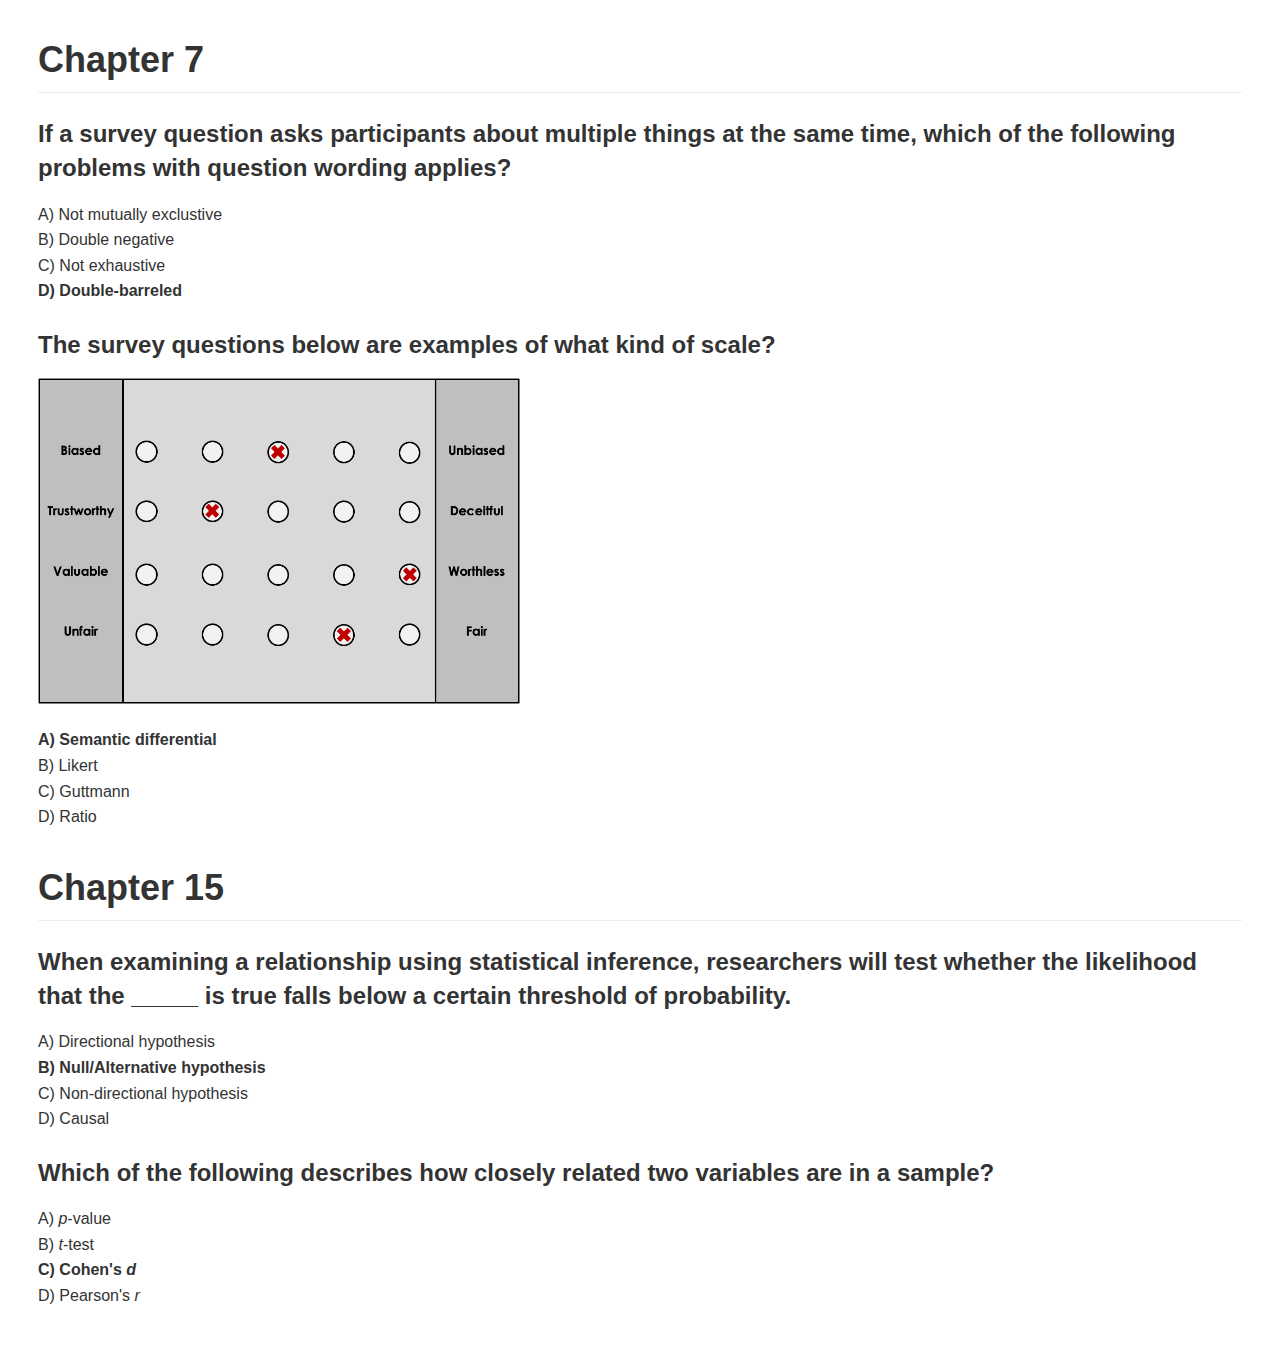
<file: misc/ExamResources/MattQuiz3Questions.html>
<!DOCTYPE html>
      <html>
        <head>
            <meta charset="utf-8" />
            <title>Markdown to HTML</title>
            <style>.markdown-preview:not([data-use-github-style]) { padding: 2em; font-size: 1.2em; color: rgb(186, 190, 189); background-color: rgb(14, 17, 18); overflow: auto; }
.markdown-preview:not([data-use-github-style]) > :first-child { margin-top: 0px; }
.markdown-preview:not([data-use-github-style]) h1, .markdown-preview:not([data-use-github-style]) h2, .markdown-preview:not([data-use-github-style]) h3, .markdown-preview:not([data-use-github-style]) h4, .markdown-preview:not([data-use-github-style]) h5, .markdown-preview:not([data-use-github-style]) h6 { line-height: 1.2; margin-top: 1.5em; margin-bottom: 0.5em; color: rgb(255, 255, 255); }
.markdown-preview:not([data-use-github-style]) h1 { font-size: 2.4em; font-weight: 300; }
.markdown-preview:not([data-use-github-style]) h2 { font-size: 1.8em; font-weight: 400; }
.markdown-preview:not([data-use-github-style]) h3 { font-size: 1.5em; font-weight: 500; }
.markdown-preview:not([data-use-github-style]) h4 { font-size: 1.2em; font-weight: 600; }
.markdown-preview:not([data-use-github-style]) h5 { font-size: 1.1em; font-weight: 600; }
.markdown-preview:not([data-use-github-style]) h6 { font-size: 1em; font-weight: 600; }
.markdown-preview:not([data-use-github-style]) strong { color: rgb(255, 255, 255); }
.markdown-preview:not([data-use-github-style]) del { color: rgb(143, 151, 148); }
.markdown-preview:not([data-use-github-style]) a, .markdown-preview:not([data-use-github-style]) a code { color: rgb(186, 190, 189); }
.markdown-preview:not([data-use-github-style]) img { max-width: 100%; }
.markdown-preview:not([data-use-github-style]) > p { margin-top: 0px; margin-bottom: 1.5em; }
.markdown-preview:not([data-use-github-style]) > ul, .markdown-preview:not([data-use-github-style]) > ol { margin-bottom: 1.5em; }
.markdown-preview:not([data-use-github-style]) blockquote { margin: 1.5em 0px; font-size: inherit; color: rgb(143, 151, 148); border-color: rgb(50, 60, 64); border-width: 4px; }
.markdown-preview:not([data-use-github-style]) hr { margin: 3em 0px; border-top: 2px dashed rgb(50, 60, 64); background: none; }
.markdown-preview:not([data-use-github-style]) table { margin: 1.5em 0px; }
.markdown-preview:not([data-use-github-style]) th { color: rgb(255, 255, 255); }
.markdown-preview:not([data-use-github-style]) th, .markdown-preview:not([data-use-github-style]) td { padding: 0.66em 1em; border: 1px solid rgb(50, 60, 64); }
.markdown-preview:not([data-use-github-style]) code { color: rgb(255, 255, 255); background-color: rgb(32, 39, 41); }
.markdown-preview:not([data-use-github-style]) pre.editor-colors { margin: 1.5em 0px; padding: 1em; font-size: 0.92em; border-radius: 3px; background-color: rgb(23, 28, 29); }
.markdown-preview:not([data-use-github-style]) kbd { color: rgb(255, 255, 255); border-width: 1px 1px 2px; border-style: solid; border-color: rgb(50, 60, 64) rgb(50, 60, 64) rgb(36, 44, 47); border-image: initial; background-color: rgb(32, 39, 41); }
.markdown-preview[data-use-github-style] { font-family: "Helvetica Neue", Helvetica, "Segoe UI", Arial, freesans, sans-serif; line-height: 1.6; overflow-wrap: break-word; padding: 30px; font-size: 16px; color: rgb(51, 51, 51); background-color: rgb(255, 255, 255); overflow: scroll; }
.markdown-preview[data-use-github-style] > :first-child { margin-top: 0px !important; }
.markdown-preview[data-use-github-style] > :last-child { margin-bottom: 0px !important; }
.markdown-preview[data-use-github-style] a:not([href]) { color: inherit; text-decoration: none; }
.markdown-preview[data-use-github-style] .absent { color: rgb(204, 0, 0); }
.markdown-preview[data-use-github-style] .anchor { position: absolute; top: 0px; left: 0px; display: block; padding-right: 6px; padding-left: 30px; margin-left: -30px; }
.markdown-preview[data-use-github-style] .anchor:focus { outline: none; }
.markdown-preview[data-use-github-style] h1, .markdown-preview[data-use-github-style] h2, .markdown-preview[data-use-github-style] h3, .markdown-preview[data-use-github-style] h4, .markdown-preview[data-use-github-style] h5, .markdown-preview[data-use-github-style] h6 { position: relative; margin-top: 1em; margin-bottom: 16px; font-weight: bold; line-height: 1.4; }
.markdown-preview[data-use-github-style] h1 .octicon-link, .markdown-preview[data-use-github-style] h2 .octicon-link, .markdown-preview[data-use-github-style] h3 .octicon-link, .markdown-preview[data-use-github-style] h4 .octicon-link, .markdown-preview[data-use-github-style] h5 .octicon-link, .markdown-preview[data-use-github-style] h6 .octicon-link { display: none; color: rgb(0, 0, 0); vertical-align: middle; }
.markdown-preview[data-use-github-style] h1:hover .anchor, .markdown-preview[data-use-github-style] h2:hover .anchor, .markdown-preview[data-use-github-style] h3:hover .anchor, .markdown-preview[data-use-github-style] h4:hover .anchor, .markdown-preview[data-use-github-style] h5:hover .anchor, .markdown-preview[data-use-github-style] h6:hover .anchor { padding-left: 8px; margin-left: -30px; text-decoration: none; }
.markdown-preview[data-use-github-style] h1:hover .anchor .octicon-link, .markdown-preview[data-use-github-style] h2:hover .anchor .octicon-link, .markdown-preview[data-use-github-style] h3:hover .anchor .octicon-link, .markdown-preview[data-use-github-style] h4:hover .anchor .octicon-link, .markdown-preview[data-use-github-style] h5:hover .anchor .octicon-link, .markdown-preview[data-use-github-style] h6:hover .anchor .octicon-link { display: inline-block; }
.markdown-preview[data-use-github-style] h1 tt, .markdown-preview[data-use-github-style] h2 tt, .markdown-preview[data-use-github-style] h3 tt, .markdown-preview[data-use-github-style] h4 tt, .markdown-preview[data-use-github-style] h5 tt, .markdown-preview[data-use-github-style] h6 tt, .markdown-preview[data-use-github-style] h1 code, .markdown-preview[data-use-github-style] h2 code, .markdown-preview[data-use-github-style] h3 code, .markdown-preview[data-use-github-style] h4 code, .markdown-preview[data-use-github-style] h5 code, .markdown-preview[data-use-github-style] h6 code { font-size: inherit; }
.markdown-preview[data-use-github-style] h1 { padding-bottom: 0.3em; font-size: 2.25em; line-height: 1.2; border-bottom: 1px solid rgb(238, 238, 238); }
.markdown-preview[data-use-github-style] h1 .anchor { line-height: 1; }
.markdown-preview[data-use-github-style] h2 { padding-bottom: 0.3em; font-size: 1.75em; line-height: 1.225; border-bottom: 1px solid rgb(238, 238, 238); }
.markdown-preview[data-use-github-style] h2 .anchor { line-height: 1; }
.markdown-preview[data-use-github-style] h3 { font-size: 1.5em; line-height: 1.43; }
.markdown-preview[data-use-github-style] h3 .anchor { line-height: 1.2; }
.markdown-preview[data-use-github-style] h4 { font-size: 1.25em; }
.markdown-preview[data-use-github-style] h4 .anchor { line-height: 1.2; }
.markdown-preview[data-use-github-style] h5 { font-size: 1em; }
.markdown-preview[data-use-github-style] h5 .anchor { line-height: 1.1; }
.markdown-preview[data-use-github-style] h6 { font-size: 1em; color: rgb(119, 119, 119); }
.markdown-preview[data-use-github-style] h6 .anchor { line-height: 1.1; }
.markdown-preview[data-use-github-style] p, .markdown-preview[data-use-github-style] blockquote, .markdown-preview[data-use-github-style] ul, .markdown-preview[data-use-github-style] ol, .markdown-preview[data-use-github-style] dl, .markdown-preview[data-use-github-style] table, .markdown-preview[data-use-github-style] pre { margin-top: 0px; margin-bottom: 16px; }
.markdown-preview[data-use-github-style] hr { height: 4px; padding: 0px; margin: 16px 0px; background-color: rgb(231, 231, 231); border: 0px none; }
.markdown-preview[data-use-github-style] ul, .markdown-preview[data-use-github-style] ol { padding-left: 2em; }
.markdown-preview[data-use-github-style] ul.no-list, .markdown-preview[data-use-github-style] ol.no-list { padding: 0px; list-style-type: none; }
.markdown-preview[data-use-github-style] ul ul, .markdown-preview[data-use-github-style] ul ol, .markdown-preview[data-use-github-style] ol ol, .markdown-preview[data-use-github-style] ol ul { margin-top: 0px; margin-bottom: 0px; }
.markdown-preview[data-use-github-style] li > p { margin-top: 16px; }
.markdown-preview[data-use-github-style] dl { padding: 0px; }
.markdown-preview[data-use-github-style] dl dt { padding: 0px; margin-top: 16px; font-size: 1em; font-style: italic; font-weight: bold; }
.markdown-preview[data-use-github-style] dl dd { padding: 0px 16px; margin-bottom: 16px; }
.markdown-preview[data-use-github-style] blockquote { padding: 0px 15px; color: rgb(119, 119, 119); border-left: 4px solid rgb(221, 221, 221); }
.markdown-preview[data-use-github-style] blockquote > :first-child { margin-top: 0px; }
.markdown-preview[data-use-github-style] blockquote > :last-child { margin-bottom: 0px; }
.markdown-preview[data-use-github-style] table { display: block; width: 100%; overflow: auto; word-break: keep-all; }
.markdown-preview[data-use-github-style] table th { font-weight: bold; }
.markdown-preview[data-use-github-style] table th, .markdown-preview[data-use-github-style] table td { padding: 6px 13px; border: 1px solid rgb(221, 221, 221); }
.markdown-preview[data-use-github-style] table tr { background-color: rgb(255, 255, 255); border-top: 1px solid rgb(204, 204, 204); }
.markdown-preview[data-use-github-style] table tr:nth-child(2n) { background-color: rgb(248, 248, 248); }
.markdown-preview[data-use-github-style] img { max-width: 100%; box-sizing: border-box; }
.markdown-preview[data-use-github-style] .emoji { max-width: none; }
.markdown-preview[data-use-github-style] span.frame { display: block; overflow: hidden; }
.markdown-preview[data-use-github-style] span.frame > span { display: block; float: left; width: auto; padding: 7px; margin: 13px 0px 0px; overflow: hidden; border: 1px solid rgb(221, 221, 221); }
.markdown-preview[data-use-github-style] span.frame span img { display: block; float: left; }
.markdown-preview[data-use-github-style] span.frame span span { display: block; padding: 5px 0px 0px; clear: both; color: rgb(51, 51, 51); }
.markdown-preview[data-use-github-style] span.align-center { display: block; overflow: hidden; clear: both; }
.markdown-preview[data-use-github-style] span.align-center > span { display: block; margin: 13px auto 0px; overflow: hidden; text-align: center; }
.markdown-preview[data-use-github-style] span.align-center span img { margin: 0px auto; text-align: center; }
.markdown-preview[data-use-github-style] span.align-right { display: block; overflow: hidden; clear: both; }
.markdown-preview[data-use-github-style] span.align-right > span { display: block; margin: 13px 0px 0px; overflow: hidden; text-align: right; }
.markdown-preview[data-use-github-style] span.align-right span img { margin: 0px; text-align: right; }
.markdown-preview[data-use-github-style] span.float-left { display: block; float: left; margin-right: 13px; overflow: hidden; }
.markdown-preview[data-use-github-style] span.float-left span { margin: 13px 0px 0px; }
.markdown-preview[data-use-github-style] span.float-right { display: block; float: right; margin-left: 13px; overflow: hidden; }
.markdown-preview[data-use-github-style] span.float-right > span { display: block; margin: 13px auto 0px; overflow: hidden; text-align: right; }
.markdown-preview[data-use-github-style] code, .markdown-preview[data-use-github-style] tt { padding: 0.2em 0px; margin: 0px; font-size: 85%; background-color: rgba(0, 0, 0, 0.04); border-radius: 3px; }
.markdown-preview[data-use-github-style] code::before, .markdown-preview[data-use-github-style] tt::before, .markdown-preview[data-use-github-style] code::after, .markdown-preview[data-use-github-style] tt::after { letter-spacing: -0.2em; content: " "; }
.markdown-preview[data-use-github-style] code br, .markdown-preview[data-use-github-style] tt br { display: none; }
.markdown-preview[data-use-github-style] del code { text-decoration: inherit; }
.markdown-preview[data-use-github-style] pre > code { padding: 0px; margin: 0px; font-size: 100%; word-break: normal; white-space: pre; background: transparent; border: 0px; }
.markdown-preview[data-use-github-style] .highlight { margin-bottom: 16px; }
.markdown-preview[data-use-github-style] .highlight pre, .markdown-preview[data-use-github-style] pre { padding: 16px; overflow: auto; font-size: 85%; line-height: 1.45; background-color: rgb(247, 247, 247); border-radius: 3px; }
.markdown-preview[data-use-github-style] .highlight pre { margin-bottom: 0px; word-break: normal; }
.markdown-preview[data-use-github-style] pre { overflow-wrap: normal; }
.markdown-preview[data-use-github-style] pre code, .markdown-preview[data-use-github-style] pre tt { display: inline; max-width: initial; padding: 0px; margin: 0px; overflow: initial; line-height: inherit; overflow-wrap: normal; background-color: transparent; border: 0px; }
.markdown-preview[data-use-github-style] pre code::before, .markdown-preview[data-use-github-style] pre tt::before, .markdown-preview[data-use-github-style] pre code::after, .markdown-preview[data-use-github-style] pre tt::after { content: normal; }
.markdown-preview[data-use-github-style] kbd { display: inline-block; padding: 3px 5px; font-size: 11px; line-height: 10px; color: rgb(85, 85, 85); vertical-align: middle; background-color: rgb(252, 252, 252); border-width: 1px; border-style: solid; border-color: rgb(204, 204, 204) rgb(204, 204, 204) rgb(187, 187, 187); border-image: initial; border-radius: 3px; box-shadow: rgb(187, 187, 187) 0px -1px 0px inset; }
.markdown-preview[data-use-github-style] a { color: rgb(51, 122, 183); }
.markdown-preview[data-use-github-style] code { color: inherit; }
.markdown-preview[data-use-github-style] pre.editor-colors { padding: 0.8em 1em; margin-bottom: 1em; font-size: 0.85em; border-radius: 4px; overflow: auto; }
.markdown-preview pre.editor-colors { user-select: auto; }
.scrollbars-visible-always .markdown-preview pre.editor-colors .vertical-scrollbar, .scrollbars-visible-always .markdown-preview pre.editor-colors .horizontal-scrollbar { visibility: hidden; }
.scrollbars-visible-always .markdown-preview pre.editor-colors:hover .vertical-scrollbar, .scrollbars-visible-always .markdown-preview pre.editor-colors:hover .horizontal-scrollbar { visibility: visible; }
.markdown-preview .task-list-item input[type="checkbox"] { position: absolute; margin: 0.25em 0px 0px -1.4em; }
.markdown-preview .task-list-item { list-style-type: none; }
.bracket-matcher .region {
  border-bottom: 1px dotted lime;
  position: absolute;
}
.line-number.bracket-matcher.bracket-matcher {
  color: #519aba;
  background-color: #0e1112;
}

.spell-check-misspelling .region {
  border-bottom: 2px dotted rgba(255, 51, 51, 0.75);
}
.spell-check-corrections {
  width: 25em !important;
}

@import "styles/languages/css";
.pre.editor-colors,
pre.editor-colors {
  background-color: #0e1112;
  color: #babebd;
}
.pre.editor-colors .wrap-guide,
pre.editor-colors .wrap-guide {
  background: rgba(245, 250, 255, 0.04);
}
.pre.editor-colors .indent-guide,
pre.editor-colors .indent-guide {
  color: rgba(245, 250, 255, 0.04);
}
.pre.editor-colors .invisible-character,
pre.editor-colors .invisible-character {
  color: rgba(255, 255, 255, 0.1);
}
.pre.editor-colors .gutter,
pre.editor-colors .gutter {
  background-color: #090b0d;
  color: #4d5a5e;
}
.pre.editor-colors .gutter .line-number,
pre.editor-colors .gutter .line-number {
  background: #090b0d;
  color: #4d5a5e;
  padding-left: 10px;
}
.pre.editor-colors .gutter .line-number.cursor-line,
pre.editor-colors .gutter .line-number.cursor-line {
  background-color: #0e1112;
  color: #a074c4;
  font-weight: 100;
}
.pre.editor-colors .gutter .line-number.cursor-line-no-selection,
pre.editor-colors .gutter .line-number.cursor-line-no-selection {
  background-color: #0e1112 !important;
  color: #a074c4;
}
.pre.editor-colors .gutter .line-number:hover,
pre.editor-colors .gutter .line-number:hover {
  background-color: #090b0d !important;
  color: #a074c4;
}
.pre.editor-colors .gutter .line-number.folded,
pre.editor-colors .gutter .line-number.folded,
.pre.editor-colors .gutter .line-number:after,
pre.editor-colors .gutter .line-number:after,
.pre.editor-colors .fold-marker:after,
pre.editor-colors .fold-marker:after {
  color: #FFF;
  background: #4d5a5e;
}
.pre.editor-colors .invisible,
pre.editor-colors .invisible {
  color: rgba(255, 255, 255, 0.1);
}
.pre.editor-colors .cursor,
pre.editor-colors .cursor {
  border-color: #babebd !important;
  border-left: solid 2px;
}
.pre.editor-colors .selection .region,
pre.editor-colors .selection .region {
  background-color: #4f397c;
}
.pre.editor-colors .scroll-view,
pre.editor-colors .scroll-view {
  padding-left: 10px;
}
.pre.editor-colors .line.cursor-line,
pre.editor-colors .line.cursor-line {
  background: rgba(0, 0, 0, 0.2) !important;
}
.bracket-matcher .region {
  border-bottom: 1px solid #a074c4;
  margin-top: 2px;
}
pre.editor-colors[mini] .scroll-view,
pre.editor-colors.mini .scroll-view {
  padding-left: 1px;
}
.syntax--source {
  color: #a074c4;
}
.syntax--text {
  color: #babebd;
}
.syntax--complete_tag {
  color: #7494a3;
}
.syntax--comment {
  color: #4d5a5e;
  background: none;
}
.syntax--constant {
  color: #cc3e44;
}
.syntax--constant.syntax--character.syntax--escape {
  color: #cc3e44;
}
.syntax--constant.syntax--name.syntax--attribute.syntax--tag {
  color: #a074c4;
}
.syntax--constant.syntax--numeric {
  color: #cc3e44;
}
.syntax--constant.syntax--other.syntax--color {
  color: #cc3e44;
}
.syntax--constant.syntax--other.syntax--symbol {
  color: #cc3e44;
}
.syntax--entity {
  color: #f55385;
}
.syntax--entity.syntax--name.syntax--class,
.syntax--entity.syntax--name.syntax--type.syntax--class {
  color: #cc3e44;
}
.syntax--entity.syntax--name.syntax--function {
  color: #f55385;
}
.syntax--entity.syntax--name.syntax--section {
  color: #f55385;
}
.syntax--entity.syntax--name.syntax--tag {
  color: #a074c4;
  text-decoration: none;
}
.syntax--entity.syntax--name.syntax--tag.syntax--block,
.syntax--entity.syntax--name.syntax--tag.syntax--inline,
.syntax--entity.syntax--name.syntax--tag.syntax--name {
  color: #a074c4;
}
.syntax--entity.syntax--name.syntax--tag.syntax--structure {
  color: #a074c4;
}
.syntax--entity.syntax--name.syntax--tag.syntax--block {
  color: #a074c4;
}
.syntax--entity.syntax--name.syntax--type {
  color: #a074c4;
  text-decoration: none;
}
.syntax--entity.syntax--name.syntax--type.syntax--tag {
  color: #8dc149;
}
.syntax--entity.syntax--other.syntax--attribute-name {
  color: #8dc149;
}
.syntax--entity.syntax--other.syntax--attribute-name.syntax--id {
  color: #8dc149;
}
.syntax--entity.syntax--other.syntax--inherited-class {
  color: #f55385;
}
.syntax--invalid.syntax--illegal,
.syntax--invalid.syntax--deprecated {
  background: none;
  color: #cc3e44;
}
.syntax--invalid.syntax--illegal.syntax--whitespace,
.syntax--invalid.syntax--deprecated.syntax--whitespace {
  background-color: #cc3e44;
}
.syntax--invalid.syntax--illegal .syntax--punctuation,
.syntax--invalid.syntax--deprecated .syntax--punctuation {
  color: #822226;
}
.syntax--keyword {
  color: #cbcb41;
}
.syntax--keyword.syntax--control {
  color: #8dc149;
}
.syntax--keyword.syntax--operator {
  color: #cbcb41;
}
.syntax--keyword.syntax--operator.syntax--assignment {
  color: #4d5a5e;
}
.syntax--keyword.syntax--operator.syntax--new {
  color: #7494a3;
}
.syntax--keyword.syntax--other.syntax--important {
  color: #cc3e44;
}
.syntax--keyword.syntax--other.syntax--special-method {
  color: #cbcb41;
}
.syntax--keyword.syntax--other.syntax--unit {
  color: #cbcb41;
}
.syntax--markup.syntax--bold {
  color: #babebd;
  font-weight: bold;
}
.syntax--markup.syntax--changed {
  color: #babebd;
}
.syntax--markup.syntax--deleted {
  color: #babebd;
}
.syntax--markup.syntax--heading .syntax--punctuation.syntax--definition.syntax--heading {
  color: #babebd;
}
.syntax--markup.syntax--inserted {
  color: #babebd;
}
.syntax--markup.syntax--italic {
  color: #babebd;
  font-style: italic;
}
.syntax--markup.syntax--list {
  color: #babebd;
}
.syntax--markup.syntax--quote {
  color: #d1bce2;
}
.syntax--markup.syntax--raw.syntax--inline {
  color: #babebd;
}
.syntax--meta.syntax--link {
  color: #babebd;
}
.syntax--meta.syntax--require {
  color: #babebd;
}
.syntax--meta.syntax--brace.syntax--curly {
  color: #6b7471;
}
.syntax--meta.syntax--brace.syntax--round {
  color: #babebd;
}
.syntax--meta.syntax--control.syntax--flow {
  color: #8dc149;
}
.syntax--meta.syntax--comma {
  color: #4d5a5e;
}
.syntax--meta.syntax--selector {
  color: #4d5a5e;
}
.syntax--meta.syntax--separator {
  color: #4d5a5e;
}
.syntax--meta.syntax--tag {
  color: #a074c4;
}
.syntax--none {
  color: #babebd;
}
.syntax--punctuation {
  color: #4d5a5e;
}
.syntax--punctuation.syntax--terminator {
  color: #4d5a5e;
}
.syntax--punctuation.syntax--separator {
  color: #4d5a5e;
}
.syntax--punctuation.syntax--definition {
  color: #4d5a5e;
}
.syntax--punctuation.syntax--definition.syntax--array {
  color: #a074c4;
}
.syntax--punctuation.syntax--definition.syntax--bold {
  color: #babebd;
  font-weight: bold;
}
.syntax--punctuation.syntax--definition.syntax--comment {
  color: #4d5a5e;
}
.syntax--punctuation.syntax--definition.syntax--heading,
.syntax--punctuation.syntax--definition.syntax--identity,
.syntax--punctuation.syntax--definition.syntax--italic {
  color: #babebd;
}
.syntax--punctuation.syntax--definition.syntax--italic {
  font-style: italic;
}
.syntax--punctuation.syntax--definition.syntax--string {
  color: #a074c4;
}
.syntax--punctuation.syntax--definition.syntax--string.syntax--begin,
.syntax--punctuation.syntax--definition.syntax--string.syntax--end {
  color: #d1bce2;
}
.syntax--punctuation.syntax--definition.syntax--variable {
  color: #7494a3;
}
.syntax--punctuation.syntax--definition.syntax--parameters {
  color: #babebd;
}
.syntax--punctuation.syntax--definition.syntax--tag {
  color: #a074c4;
}
.syntax--punctuation.syntax--section.syntax--embedded {
  color: #babebd;
}
.syntax--string {
  color: #a074c4;
}
.syntax--string .syntax--constant {
  color: #cc3e44;
}
.syntax--string.syntax--interpolated {
  color: #7494a3;
}
.syntax--string.syntax--regexp {
  color: #a074c4;
}
.syntax--string.syntax--regexp .syntax--constant.syntax--character.syntax--escape,
.syntax--string.syntax--regexp .syntax--source.syntax--ruby.syntax--embedded,
.syntax--string.syntax--regexp .syntax--string.syntax--regexp.syntax--arbitrary-repitition {
  color: #a074c4;
}
.syntax--string.syntax--regexp.syntax--group {
  color: #a074c4;
}
.syntax--string.syntax--regexp.syntax--character-class {
  color: #a074c4;
}
.syntax--string.syntax--regexp .syntax--source.syntax--ruby.syntax--embedded {
  color: #a074c4;
}
.syntax--string.syntax--quoted.syntax--double {
  color: #d1bce2;
}
.syntax--string.syntax--quoted.syntax--single {
  color: #d1bce2;
}
.syntax--string.syntax--unquoted {
  color: #d1bce2;
}
.syntax--string.syntax--unquoted.syntax--heredoc,
.syntax--string.syntax--unquoted.syntax--here-doc,
.syntax--string.syntax--unquoted.syntax--nowdoc,
.syntax--string.syntax--unquoted.syntax--now-doc,
.syntax--string.syntax--unquoted.syntax--block,
.syntax--string.syntax--unquoted.syntax--program-block {
  color: #a074c4;
}
.syntax--string.syntax--other {
  color: #a074c4;
}
.syntax--string .syntax--variable {
  color: #7494a3;
}
.syntax--string.syntax--other.syntax--link {
  color: #a074c4;
}
.syntax--storage {
  color: #d4d7d6;
}
.syntax--storage.syntax--modifier {
  color: #d4d7d6;
}
.syntax--storage.syntax--type.syntax--class {
  color: #d4d7d6;
}
.syntax--storage.syntax--type.syntax--function {
  color: #d4d7d6;
}
.syntax--storage.syntax--type.syntax--var {
  color: #d4d7d6;
}
.syntax--support {
  color: #cc3e44;
}
.syntax--support.syntax--class {
  color: #cc3e44;
}
.syntax--support.syntax--function {
  color: #f55385;
}
.syntax--support.syntax--function.syntax--decl {
  color: #a074c4;
}
.syntax--support.syntax--constant {
  color: #cc3e44;
}
.syntax--support.syntax--type.syntax--property-name {
  color: #babebd;
}
.syntax--variable {
  color: #7494a3;
}
.syntax--variable.syntax--control.syntax--import.syntax--include {
  color: #8dc149;
}
.syntax--variable.syntax--other {
  color: #cbcb41;
}
.syntax--variable.syntax--other.syntax--property {
  color: #cbcb41;
}
.syntax--variable.syntax--other.syntax--module {
  color: #cc3e44;
}
.syntax--variable.syntax--other.syntax--module-alias {
  color: #a074c4;
}
.syntax--variable.syntax--other.syntax--object {
  color: #8dc149;
}
.syntax--variable.syntax--parameter.syntax--function {
  color: #f55385;
}
.syntax--source.syntax--gfm {
  color: #babebd;
}
.syntax--source.syntax--gfm .syntax--heading-1 {
  color: #e37933;
}
.syntax--source.syntax--gfm .syntax--heading-2 {
  color: #e68849;
}
.syntax--source.syntax--gfm .syntax--heading-3 {
  color: #e99660;
}
.syntax--source.syntax--gfm .syntax--heading-4 {
  color: #eca576;
}
.syntax--source.syntax--gfm .syntax--heading-5 {
  color: #efb48d;
}
.syntax--source.syntax--gfm .syntax--heading-6 {
  color: #f2c3a3;
}
.syntax--source.syntax--gfm .syntax--entity {
  color: #f55385;
}
.syntax--source.syntax--gfm .syntax--link {
  color: #8dc149;
}
.syntax--source.syntax--gfm .syntax--link .syntax--entity {
  color: #a074c4;
}
.syntax--source.syntax--gfm .syntax--italic {
  color: #cbcb41;
}
.syntax--source.syntax--gfm .syntax--bold {
  color: #cbcb41;
  font-weight: bold;
}
.syntax--source.syntax--gfm .syntax--variable.syntax--syntax.syntax--list {
  color: #a2852f;
}
.syntax--source.syntax--gfm .syntax--hr {
  color: #8dc149;
}
.syntax--source.syntax--gfm .syntax--comment.syntax--quote {
  color: #d1bce2;
}
.syntax--source.syntax--gfm .syntax--support.syntax--quote {
  color: #0e1112;
  background-color: #babebd;
}
.syntax--source.syntax--gfm .syntax--raw {
  color: #cc3e44;
  border: 1px solid #212227;
  background-color: #212227;
  border-radius: 3px;
}
.syntax--source.syntax--ink {
  color: #babebd;
}
.syntax--jade,
.syntax--pug {
  color: #babebd;
}
.syntax--jade .syntax--comment,
.syntax--pug .syntax--comment {
  color: #4d5a5e;
}
.syntax--jade .syntax--name,
.syntax--pug .syntax--name {
  color: #a074c4;
}
.syntax--jade .syntax--entity,
.syntax--pug .syntax--entity {
  color: #a074c4;
}
.syntax--jade .syntax--string,
.syntax--pug .syntax--string {
  color: #a074c4;
}
.syntax--jade .syntax--quoted,
.syntax--pug .syntax--quoted {
  color: #d1bce2;
}
.syntax--jade .syntax--attribute-name,
.syntax--pug .syntax--attribute-name,
.syntax--jade .syntax--id,
.syntax--pug .syntax--id {
  color: #cc3e44 !important;
}
.syntax--jade .syntax--class,
.syntax--pug .syntax--class {
  color: #8dc149;
}
.syntax--source.syntax--json .syntax--meta.syntax--structure.syntax--dictionary.syntax--json > .syntax--string.syntax--quoted.syntax--json {
  color: #a074c4;
}
.syntax--source.syntax--json .syntax--meta.syntax--structure.syntax--dictionary.syntax--json > .syntax--string.syntax--quoted.syntax--json > .syntax--punctuation.syntax--string {
  color: #a074c4;
}
.syntax--source.syntax--json .syntax--meta.syntax--structure.syntax--dictionary.syntax--json > .syntax--value.syntax--json > .syntax--string.syntax--quoted.syntax--json,
.syntax--source.syntax--json .syntax--meta.syntax--structure.syntax--array.syntax--json > .syntax--value.syntax--json > .syntax--string.syntax--quoted.syntax--json,
.syntax--source.syntax--json .syntax--meta.syntax--structure.syntax--dictionary.syntax--json > .syntax--value.syntax--json > .syntax--string.syntax--quoted.syntax--json > .syntax--punctuation,
.syntax--source.syntax--json .syntax--meta.syntax--structure.syntax--array.syntax--json > .syntax--value.syntax--json > .syntax--string.syntax--quoted.syntax--json > .syntax--punctuation {
  color: #babebd;
}
.syntax--source.syntax--json .syntax--meta.syntax--structure.syntax--dictionary.syntax--json > .syntax--constant.syntax--language.syntax--json,
.syntax--source.syntax--json .syntax--meta.syntax--structure.syntax--array.syntax--json > .syntax--constant.syntax--language.syntax--json {
  color: #cc3e44;
}
.syntax--source.syntax--md {
  color: #babebd;
}
.syntax--source.syntax--md .syntax--heading-1 {
  color: #e37933;
}
.syntax--source.syntax--md .syntax--heading-2 {
  color: #e68849;
}
.syntax--source.syntax--md .syntax--heading-3 {
  color: #e99660;
}
.syntax--source.syntax--md .syntax--heading-4 {
  color: #eca576;
}
.syntax--source.syntax--md .syntax--heading-5 {
  color: #efb48d;
}
.syntax--source.syntax--md .syntax--heading-6 {
  color: #f2c3a3;
}
.syntax--source.syntax--md .syntax--entity {
  color: #f55385;
}
.syntax--source.syntax--md .syntax--link {
  color: #8dc149;
}
.syntax--source.syntax--md .syntax--link .syntax--entity {
  color: #a074c4;
}
.syntax--source.syntax--md .syntax--italic {
  color: #cbcb41;
}
.syntax--source.syntax--md .syntax--bold {
  color: #cbcb41;
  font-weight: bold;
}
.syntax--source.syntax--md .syntax--variable.syntax--syntax.syntax--list {
  color: #a2852f;
}
.syntax--source.syntax--md .syntax--hr {
  color: #8dc149;
}
.syntax--source.syntax--md .syntax--comment.syntax--quote {
  color: #d1bce2;
}
.syntax--source.syntax--md .syntax--support.syntax--quote {
  color: #0e1112;
  background-color: #babebd;
}
.syntax--source.syntax--md .syntax--raw {
  color: #cc3e44;
  border: 1px solid #212227;
  background-color: #212227;
  border-radius: 3px;
}
.syntax--mustache .syntax--meta.syntax--tag.syntax--template {
  color: #a074c4;
}
.syntax--mustache .syntax--meta.syntax--tag.syntax--template .syntax--entity.syntax--name.syntax--tag {
  color: #d1bce2;
}
.syntax--source.syntax--perl .syntax--pod.syntax--displayed-text {
  color: #cc3e44;
}
.syntax--source.syntax--perl .syntax--pod.syntax--constant.syntax--character.syntax--entity,
.syntax--source.syntax--perl .syntax--pod.syntax--constant.syntax--character.syntax--entity .syntax--entity.syntax--name {
  color: #cc3e44;
}
.syntax--source.syntax--perl .syntax--pod.syntax--inline.syntax--tag .syntax--punctuation.syntax--begin,
.syntax--source.syntax--perl .syntax--pod.syntax--inline.syntax--tag .syntax--punctuation.syntax--end {
  color: #4d5a5e;
}
.syntax--source.syntax--python .syntax--class {
  color: #cc3e44;
}
.syntax--source.syntax--python .syntax--support.syntax--function.syntax--magic,
.syntax--source.syntax--python .syntax--inherited-class {
  color: #93acb7;
}
.syntax--source.syntax--python .syntax--support.syntax--function.syntax--magic .syntax--support.syntax--function.syntax--builtin.syntax--python,
.syntax--source.syntax--python .syntax--inherited-class .syntax--support.syntax--function.syntax--builtin.syntax--python {
  color: #93acb7;
}
.syntax--source.syntax--python .syntax--storage,
.syntax--source.syntax--python .syntax--keyword {
  color: #d4d7d6;
}
.syntax--source.syntax--python .syntax--string {
  color: #a074c4;
}
.syntax--source.syntax--python .syntax--string.syntax--block {
  color: #6d3f93;
}
.syntax--source.syntax--python .syntax--string.syntax--block .syntax--keyword {
  color: #6d3f93;
}
pre.editor-colors .line.split-diff-added,
pre.editor-colors.editor .line.split-diff-added {
  background: #8dc149 !important;
  color: rgba(0, 0, 0, 0.5) !important;
}
pre.editor-colors .line.split-diff-added .syntax--text span,
pre.editor-colors.editor .line.split-diff-added .syntax--text span,
pre.editor-colors .line.split-diff-added .syntax--source span,
pre.editor-colors.editor .line.split-diff-added .syntax--source span {
  color: rgba(0, 0, 0, 0.5) !important;
}
pre.editor-colors .line.split-diff-added .indent-guide,
pre.editor-colors.editor .line.split-diff-added .indent-guide {
  opacity: 0;
}
pre.editor-colors .line.split-diff-removed,
pre.editor-colors.editor .line.split-diff-removed {
  background: #cc3e44 !important;
  color: rgba(255, 255, 255, 0.8) !important;
}
pre.editor-colors .line.split-diff-removed .syntax--text span,
pre.editor-colors.editor .line.split-diff-removed .syntax--text span,
pre.editor-colors .line.split-diff-removed .syntax--source span,
pre.editor-colors.editor .line.split-diff-removed .syntax--source span {
  color: rgba(255, 255, 255, 0.8) !important;
}
pre.editor-colors .line.split-diff-removed .indent-guide,
pre.editor-colors.editor .line.split-diff-removed .indent-guide {
  opacity: 0;
}
</style>
        </head>
        <body class='markdown-preview' data-use-github-style><h1 id="chapter-7">Chapter 7</h1>
<h3 id="if-a-survey-question-asks-participants-about-multiple-things-at-the-same-time-which-of-the-following-problems-with-question-wording-applies">If a survey question asks participants about multiple things at the same time, which of the following problems with question wording applies?</h3>
<p>  A) Not mutually exclustive<br>
  B) Double negative<br>
  C) Not exhaustive<br>
  <strong>D) Double-barreled</strong></p>
<h3 id="the-survey-questions-below-are-examples-of-what-kind-of-scale">The survey questions below are examples of what kind of scale?</h3>
<p><img src="https://matt-sweitzer.github.io/misc/ExamResources/479530.png" width="40%"><br></p>
<p>  <strong>A) Semantic differential</strong><br>
  B) Likert<br>
  C) Guttmann<br>
  D) Ratio</p>
<h1 id="chapter-15">Chapter 15</h1>
<h3 id="when-examining-a-relationship-using-statistical-inference-researchers-will-test-whether-the-likelihood-that-the-_____-is-true-falls-below-a-certain-threshold-of-probability">When examining a relationship using statistical inference, researchers will test whether the likelihood that the _____ is true falls below a certain threshold of probability.</h3>
<p>  A) Directional hypothesis<br>
  <strong>B) Null/Alternative hypothesis</strong><br>
  C) Non-directional hypothesis<br>
  D) Causal</p>
<h3 id="which-of-the-following-describes-how-closely-related-two-variables-are-in-a-sample">Which of the following describes how closely related two variables are in a sample?</h3>
<p>  A) <em>p</em>-value<br>
  B) <em>t</em>-test<br>
  <strong>C) Cohen's <em>d</em></strong><br>
  D) Pearson's <em>r</em></p></body>
      </html>
</file>
<file: project-path/styles.css>
html {
    overflow-y: scroll;
}

a {
    color: rgb(0,105,217);
}
a:visited {
    color: rgb(153,128,161);
}

body#wholeDocument {
    -webkit-text-size-adjust:none; 
    font-family: Helvetica, sans-serif; 
    font-size: 12px;
color: rgb(148,164,166);
    font-family: "Avenir", sans-serif; 
    font-weight: 500;
    font-size: 14px;
    background-color: rgb(0,56,70);
    
}
/* height hack to make nested divs set to 100% height work in Chrome and Firefox */
table.whole-row, table.whole-note, table#column-header {
    height: 1px;
}
table {
    border-collapse: collapse;
}
div {
    width: 100%;
    box-sizing: border-box;
    min-height: 13px;
}
div#centered, .temp {
    display: block;
    text-align: center;
}
div#centered > table, div.temp-wrapper {
    margin: 0 auto;
    text-align: left;
}
tr.outline-row > td > div, table.note-table {
    display: inline-table;
}
tr.outline-row > td > div > div, tr.outline-row > td div.note-icon, tr.note-row > td > div, table.outline-column div, table.note-table div  {
    display: inline-table;
}
div.column, div.note-filler > div {
    display: inline-block; 
}
tr#header div {
    display: inline-block;
}
div.pdf-div {
    width: 100%;
    position: relative;
    display: block;
}
object.pdf-object {
    vertical-align: middle;
    width: 100%;
    height: 100%;
    position: absolute;
    top: 0; bottom: 0; left: 0; right: 0;
}
iframe.pdf-iframe {
    vertical-align: middle;
    width: 100%;
    height: 100%;
    border: none;
}
td,th {
    padding: 0px;
    empty-cells: show;
}
div.force-wrap {
    table-layout: fixed;
    word-wrap: break-word;
}
tr#header {

        border-bottom: 1px solid rgba(255,255,255,0.25);
    
}
/* This is the table used for just the outline column/note column and is nested in the cell for the outline column of the row */
table.outline-column td, table.outline-column-note td {
    border-bottom: 0px;
    border-left: 0px;
}
tr.outline-row > td, tr.note-row > td  {
    height: inherit;
}
table.outline-column, tr.outline-row td, tr.note-row td, div.outline-column-div, div.note-filler, tr#header td, tr#header > td > div, div.note-outline-column-div {
    height: 100%;
}
@media all and (-ms-high-contrast:none) {
    /* Target IE */
    div#centered tr.outline-row > td, div#centered tr.note-row > td, div#centered tr#header td  {
        height: 5px;
    }
}
@supports (-ms-accelerator:true) {
    /* Target MS Edge */
    div#centered tr.outline-row > td, div#centered tr.note-row > td, div#centered tr#header td  {
        height: 5px;
    }
}
tr#header div, table.outline-column, table.note-table {
    width: 100%;
}
.handle {
    white-space: nowrap;
    text-align:right;
    vertical-align: baseline;
}
td.label {
    text-align: right;
    white-space: nowrap;
}
td.label, .column {
    vertical-align: baseline;
}
tr.note-row td.label {
    /* Same row label is put in invisibly the note to keep alignment but,
    if it's a large font size, this will cause the note to be taller
    than it should be. This works around that */
    line-height: 0;
}
div.white-space {
    white-space: pre-wrap;
}


/********* START ********
Grid lines
*************************/
tr#header td > div {

}
div.note-div, div.note-filler, div.outline-column-div, tr.outline-row > td:not(.column) > div.fill-cell, div.note-outline-column-div, tr.outline-row > td:nth-of-type(1) > div  {
    
}


table#column-header {

}
table#column-header ~ table.whole-row:first-of-type {
    border-top: none;
}
tr.outline-row > td:last-of-type:not(.column) > div.fill-cell, tr.note-row > td:last-of-type:not(.note) > div.note-filler, tr#header td:last-of-type > div {

}
/* END grid lines */

table.outline-column-note {
    width: 100%;
    height: 100%;
}
.fill-cell {
    height: 100%;
    width: 100%;
}

.summary_node {
    background: rgba(0,0,0,.12);
}
    
/* To make checkbox columns always centered */
div#centered div.checkbox {
    text-align: center;
}

table.outline-column td:not(:last-of-type) {

}

/********* START ********
Expand/collapse
*************************/
.visible {

}
.hidden {
    display: none;
}
.temp {
    min-height: 0px;
}
/* END expand/collapse */

div.note-outline-column-div table {
    vertical-align: top;
}

td.empty {
    display: none;
}


/********* START ********
Image handle styles
*************************/
td.note {
    vertical-align: baseline;
}
div.handle img {
    vertical-align: middle;
}
div.note-icon {
    text-align: center;
}
img.status {
    height: 13px;
    width: 13px;
    position: relative;
    bottom: 1px;
    top: 0px;
}
img.checkbox-column {
    height: 13px;
    width: 13px;
    vertical-align: middle;
}
img.leaf {
    height: 5px;
    width: 5px;
    position: relative;
    top: -1px;
}
img.parent {
    height: 9px;
    width: 9px;
}
img.note-icon {
    height: 13px;
    width: 13px;
    position: relative;
    vertical-align: middle;
}

/* END image handle styles */


/********* START ********
Padding values
*************************/

/* Column text */
table.outline-column td:nth-of-type(4), div.column, tr#header div > div > div  {
    padding-left: 4px;
    padding-right: 4px;
}

table.outline-column td:nth-of-type(4), div.column, div.note-icon  {
    padding-bottom: 5px;
    padding-top: 4px;
}
/* When a note is expanded, the row it belongs to doesn't have bottom row padding, that padding goes to the bottom of the note */
table.note-expanded table.outline-column td:nth-of-type(4), table.note-expanded div.column, table.note-expanded div.note-icon {
    padding-bottom: 0px;
}
/* last-child class is set by JS */
tr.last-child table.outline-column td:nth-of-type(4), tr.last-child div.column, tr.last-child div.note-icon {
    padding-bottom: 5px;
}
/* Note text */
table.note-table td:nth-of-type(4) {
    padding-left: 4px;
    padding-right: 4px;
    margin-top: 0px;
    padding-bottom: 5px;
}
table.note-table {
    margin-top: 0px;
}
/* Set above children padding */
tr[data-state="expanded"][data-has-children="1"] table.outline-column td:nth-of-type(4), tr[data-state="expanded"][data-has-children="1"] div.column {
    padding-bottom: 5px;
}
/* When there are children and note is expanded, don't set above children padding on the row, it goes to the note */
tr[data-state="expanded"][data-has-children="1"].note-expanded table.outline-column td:nth-of-type(4), tr[data-state="expanded"][data-has-children="1"].note-expanded div.column, tr[data-state="expanded"][data-has-children="1"].note-expanded div.note-icon {
    padding-bottom: 0px;
}
/* Set above children padding on the note when it is visible */
tr[data-state="expanded"][data-has-children="1"].note-expanded + tr.note-row table.note-table td:nth-of-type(4) {
    padding-bottom: 5px;
}
/* Set last child padding on the note when it is visible, last-child class is set through JS */
tr.note-row.last-child table.note-table td:nth-of-type(4) {
    padding-bottom: 5px;
}



td.label {
    padding-top: 0px;
    padding-left: 2px;
    padding-right: 3px;
}
td.label:empty {
    vertical-align: inherit;
}
img.parent {
    padding-right: 3px;
}
img.leaf {
    padding-right: 5px;
}
/* End padding values */



tr.note-row td.note {
    /* padding-left: 5px;
    padding-right: 3px; */ 
    border: none;
color: rgb(106,129,136);
    
}
tr.note-row td.note-bg {

}
table.whole-row, table.whole-note, table#column-header, div.temp-wrapper {
width: 1221px;

}
/******************
Column widths and styles, including background. Also applies to column titles. Skip tr.note-row for the outline column.
These fold in any named styles applied to columns so any manual changes to named styles will also need to be done here
*******************/
/* When notes are set to span columns, need to override column widths */
div#centered table.span-columns {
    width: 100%;
    max-width: 100%;
}
/* Column widths + backgrounds */
tr#header td:nth-of-type(1), tr.outline-row > td:nth-of-type(1), tr.note-row > td:nth-of-type(1) { 
    width: 20px; 
    max-width: 20px; 
}
table.outline-column { 
    width: 1201px; 
    max-width: 1201px; 
}
tr#header td:nth-of-type(2), tr.outline-row > td:nth-of-type(2) { 
    width: 1201px; 
    max-width: 1201px; 
    
}

/* Column styles but not background. Separate from above because this doesn't apply to column titles. Skip tr.note-row for the outline column. */
tr.outline-row > td:nth-of-type(1), tr.note-row > td:nth-of-type(1){ 
    
}
tr.outline-row > td:nth-of-type(2) { 
    
}


/* Column header style */

tr#header div > div > div {
padding-bottom: 2px;

}
tr#header > td > div > div {
    
}


/* Level Styles */
/*****************
Level# styles – Does not include background colors. Applied to both nested outline column table and divs in non-nested row cells. Applied to row label cell of note rows.
Level# background color – Applied to both div holding nested outline column table and divs in non-nested row cells
Level# gutter color – Only applied to nested table for outline column
******************/
/* Level 1 styles */
tr.outline-row.level-1 td, tr.outline-row.level-1 div > div, tr.note-row.level-1 table.note-table td:nth-of-type(3) { 
    color: rgb(47,174,168);
    font-weight: 300;
    font-size: 28px;
    
}
/* Level 1 background color */
tr.level-1 > td > div.alt-row-layer > div, tr.level-1.note-row > td > div { 
    
}
/* Level 1 gutter color */
tr.outline-row.level-1 table.outline-column td:not(:last-of-type) { 
    
}
/* Level 2 styles */
tr.outline-row.level-2 td, tr.outline-row.level-2 div > div, tr.note-row.level-2 table.note-table td:nth-of-type(3) { 
    color: rgb(47,174,168);
    font-weight: 400;
    font-size: 20px;
    
}
/* Level 2 background color */
tr.level-2 > td > div.alt-row-layer > div, tr.level-2.note-row > td > div { 
    
}
/* Level 2 gutter color */
tr.outline-row.level-2 table.outline-column td:not(:last-of-type) { 
    
}
/* Level 3 styles */
tr.outline-row.level-3 td, tr.outline-row.level-3 div > div, tr.note-row.level-3 table.note-table td:nth-of-type(3) { 
    color: rgb(47,174,168);
    
}
/* Level 3 background color */
tr.level-3 > td > div.alt-row-layer > div, tr.level-3.note-row > td > div { 
    
}
/* Level 3 gutter color */
tr.outline-row.level-3 table.outline-column td:not(:last-of-type) { 
    
}

/*********************************************
Named styles info:
Padding values are not included here because they are additive and can affect a different row than the one that has the attribute
*********************************************/
/* Named Styles */
div#centered tr td .ns-aTgSnQFUl8t-Emphasis, .ns-aTgSnQFUl8t-Emphasis, div#centered .ns-aTgSnQFUl8t-Emphasis div { 
    color: rgb(163,176,176);
    font-weight: 700;
    
}
div#centered tr td .ns-kvApW16J5QI-Highlight, .ns-kvApW16J5QI-Highlight, div#centered .ns-kvApW16J5QI-Highlight div { 
    
}
div#centered tr td .ns-jyaA-2SppOn-Yellow, .ns-jyaA-2SppOn-Yellow, div#centered .ns-jyaA-2SppOn-Yellow div { 
    color: rgb(194,153,0);
    
}
div#centered tr td .ns-dTEJUEmsF7l-Orange, .ns-dTEJUEmsF7l-Orange, div#centered .ns-dTEJUEmsF7l-Orange div { 
    color: rgb(216,98,27);
    
}
div#centered tr td .ns-lRwt5Bin7eQ-Red, .ns-lRwt5Bin7eQ-Red, div#centered .ns-lRwt5Bin7eQ-Red div { 
    color: rgb(229,73,60);
    
}
div#centered tr td .ns-nlE-lVvoY5E-Magenta, .ns-nlE-lVvoY5E-Magenta, div#centered .ns-nlE-lVvoY5E-Magenta div { 
    color: rgb(221,80,148);
    
}
div#centered tr td .ns-pQscXm6JUyx-Violet, .ns-pQscXm6JUyx-Violet, div#centered .ns-pQscXm6JUyx-Violet div { 
    color: rgb(127,135,207);
    
}
div#centered tr td .ns-j2pEcmUiY0Z-Blue, .ns-j2pEcmUiY0Z-Blue, div#centered .ns-j2pEcmUiY0Z-Blue div { 
    color: rgb(44,157,218);
    
}
div#centered tr td .ns-io_Osfl49LU-Cyan, .ns-io_Osfl49LU-Cyan, div#centered .ns-io_Osfl49LU-Cyan div { 
    color: rgb(47,174,168);
    
}
div#centered tr td .ns-nougKcxUNba-Green, .ns-nougKcxUNba-Green, div#centered .ns-nougKcxUNba-Green div { 
    color: rgb(150,166,0);
    
}

/* Named Styles Backgroud Colors */
div#centered tr td .ns-bg-aTgSnQFUl8t-Emphasis, .ns-bg-aTgSnQFUl8t-Emphasis { 
    
}
div#centered tr td .ns-bg-kvApW16J5QI-Highlight, .ns-bg-kvApW16J5QI-Highlight { 
    background-color: rgb(0,69,83);
    
}
div#centered tr td .ns-bg-jyaA-2SppOn-Yellow, .ns-bg-jyaA-2SppOn-Yellow { 
    
}
div#centered tr td .ns-bg-dTEJUEmsF7l-Orange, .ns-bg-dTEJUEmsF7l-Orange { 
    
}
div#centered tr td .ns-bg-lRwt5Bin7eQ-Red, .ns-bg-lRwt5Bin7eQ-Red { 
    
}
div#centered tr td .ns-bg-nlE-lVvoY5E-Magenta, .ns-bg-nlE-lVvoY5E-Magenta { 
    
}
div#centered tr td .ns-bg-pQscXm6JUyx-Violet, .ns-bg-pQscXm6JUyx-Violet { 
    
}
div#centered tr td .ns-bg-j2pEcmUiY0Z-Blue, .ns-bg-j2pEcmUiY0Z-Blue { 
    
}
div#centered tr td .ns-bg-io_Osfl49LU-Cyan, .ns-bg-io_Osfl49LU-Cyan { 
    
}
div#centered tr td .ns-bg-nougKcxUNba-Green, .ns-bg-nougKcxUNba-Green { 
    
}

/* Named Styles Gutter Colors */
div#centered tr td .ns-gutter-aTgSnQFUl8t-Emphasis, .ns-gutter-aTgSnQFUl8t-Emphasis { 
    
}
div#centered tr td .ns-gutter-kvApW16J5QI-Highlight, .ns-gutter-kvApW16J5QI-Highlight { 
    
}
div#centered tr td .ns-gutter-jyaA-2SppOn-Yellow, .ns-gutter-jyaA-2SppOn-Yellow { 
    
}
div#centered tr td .ns-gutter-dTEJUEmsF7l-Orange, .ns-gutter-dTEJUEmsF7l-Orange { 
    
}
div#centered tr td .ns-gutter-lRwt5Bin7eQ-Red, .ns-gutter-lRwt5Bin7eQ-Red { 
    
}
div#centered tr td .ns-gutter-nlE-lVvoY5E-Magenta, .ns-gutter-nlE-lVvoY5E-Magenta { 
    
}
div#centered tr td .ns-gutter-pQscXm6JUyx-Violet, .ns-gutter-pQscXm6JUyx-Violet { 
    
}
div#centered tr td .ns-gutter-j2pEcmUiY0Z-Blue, .ns-gutter-j2pEcmUiY0Z-Blue { 
    
}
div#centered tr td .ns-gutter-io_Osfl49LU-Cyan, .ns-gutter-io_Osfl49LU-Cyan { 
    
}
div#centered tr td .ns-gutter-nougKcxUNba-Green, .ns-gutter-nougKcxUNba-Green { 
    
}
</file>
<file: Comm3163/Exam1/styles.css>
html {
    overflow-y: scroll;
}

body#wholeDocument {
    -webkit-text-size-adjust:none; 
    font-family: Helvetica, sans-serif; 
    font-size: 12px;
font-family: "Helvetica Neue", sans-serif; 
    font-size: 14px;
    line-height: 1.32;
    background-color: rgb(254,255,255);
    
}
/* height hack to make nested divs set to 100% height work in Chrome and Firefox */
table.whole-row, table.whole-note, table#column-header {
    height: 1px;
}
table {
    border-collapse: collapse;
}
div {
    width: 100%;
    box-sizing: border-box;
    min-height: 13px;
}
div#centered, .temp {
    display: block;
    text-align: center;
}
div#centered > table, div.temp-wrapper {
    margin: 0 auto;
    text-align: left;
}
tr.outline-row > td > div, table.note-table {
    display: inline-table;
}
tr.outline-row > td > div > div, tr.outline-row > td div.note-icon, tr.note-row > td > div, table.outline-column div, table.note-table div  {
    display: inline-table;
}
div.column, div.note-filler > div {
    display: inline-block; 
}
tr#header div {
    display: inline-block;
}
div.pdf-div {
    width: 100%;
    position: relative;
    display: block;
}
object.pdf-object {
    vertical-align: middle;
    width: 100%;
    height: 100%;
    position: absolute;
    top: 0; bottom: 0; left: 0; right: 0;
}
iframe.pdf-iframe {
    vertical-align: middle;
    width: 100%;
    height: 100%;
    border: none;
}
td,th {
    padding: 0px;
    empty-cells: show;
}
div.force-wrap {
    table-layout: fixed;
    word-wrap: break-word;
}
tr#header {

        border-bottom: 1px solid rgba(0,0,0,0.25);
    
}
/* This is the table used for just the outline column/note column and is nested in the cell for the outline column of the row */
table.outline-column td, table.outline-column-note td {
    border-bottom: 0px;
    border-left: 0px;
}
tr.outline-row > td, tr.note-row > td  {
    height: inherit;
}
table.outline-column, tr.outline-row td, tr.note-row td, div.outline-column-div, div.note-filler, tr#header td, tr#header > td > div, div.note-outline-column-div {
    height: 100%;
}
@media all and (-ms-high-contrast:none) {
    /* Target IE */
    div#centered tr.outline-row > td, div#centered tr.note-row > td, div#centered tr#header td  {
        height: 5px;
    }
}
@supports (-ms-accelerator:true) {
    /* Target MS Edge */
    div#centered tr.outline-row > td, div#centered tr.note-row > td, div#centered tr#header td  {
        height: 5px;
    }
}
tr#header div, table.outline-column, table.note-table {
    width: 100%;
}
.handle {
    white-space: nowrap;
    text-align:right;
    vertical-align: baseline;
}
td.label {
    text-align: right;
    white-space: nowrap;
}
td.label, .column {
    vertical-align: baseline;
}
tr.note-row td.label {
    /* Same row label is put in invisibly the note to keep alignment but,
    if it's a large font size, this will cause the note to be taller
    than it should be. This works around that */
    line-height: 0;
}
div.white-space {
    white-space: pre-wrap;
}


/********* START ********
Grid lines
*************************/
tr#header td > div {

}
div.note-div, div.note-filler, div.outline-column-div, tr.outline-row > td:not(.column) > div.fill-cell, div.note-outline-column-div, tr.outline-row > td:nth-of-type(1) > div  {
    
}


table#column-header {

}
table#column-header ~ table.whole-row:first-of-type {
    border-top: none;
}
tr.outline-row > td:last-of-type:not(.column) > div.fill-cell, tr.note-row > td:last-of-type:not(.note) > div.note-filler, tr#header td:last-of-type > div {

}
/* END grid lines */

table.outline-column-note {
    width: 100%;
    height: 100%;
}
.fill-cell {
    height: 100%;
    width: 100%;
}

.summary_node {
    background: rgba(0,0,0,.12);
}
    
/* To make checkbox columns always centered */
div#centered div.checkbox {
    text-align: center;
}

table.outline-column td:not(:last-of-type) {

}

/********* START ********
Expand/collapse
*************************/
.visible {

}
.hidden {
    display: none;
}
.temp {
    min-height: 0px;
}
/* END expand/collapse */

div.note-outline-column-div table {
    vertical-align: top;
}

td.empty {
    display: none;
}


/********* START ********
Image handle styles
*************************/
td.note {
    vertical-align: baseline;
}
div.handle img {
    vertical-align: middle;
}
div.note-icon {
    text-align: center;
}
img.status {
    height: 13px;
    width: 13px;
    position: relative;
    bottom: 1px;
    top: 0px;
}
img.checkbox-column {
    height: 13px;
    width: 13px;
    vertical-align: middle;
}
img.leaf {
    height: 5px;
    width: 5px;
    position: relative;
    top: -1px;
}
img.parent {
    height: 9px;
    width: 9px;
}
img.note-icon {
    height: 13px;
    width: 13px;
    position: relative;
    vertical-align: middle;
}

/* END image handle styles */


/********* START ********
Padding values
*************************/

/* Column text */
table.outline-column td:nth-of-type(4), div.column, tr#header div > div > div  {
    padding-left: 4px;
    padding-right: 4px;
}

table.outline-column td:nth-of-type(4), div.column, div.note-icon  {
    padding-bottom: 5px;
    padding-top: 4px;
}
/* When a note is expanded, the row it belongs to doesn't have bottom row padding, that padding goes to the bottom of the note */
table.note-expanded table.outline-column td:nth-of-type(4), table.note-expanded div.column, table.note-expanded div.note-icon {
    padding-bottom: 0px;
}
/* last-child class is set by JS */
tr.last-child table.outline-column td:nth-of-type(4), tr.last-child div.column, tr.last-child div.note-icon {
    padding-bottom: 5px;
}
/* Note text */
table.note-table td:nth-of-type(4) {
    padding-left: 4px;
    padding-right: 4px;
    margin-top: 0px;
    padding-bottom: 5px;
}
table.note-table {
    margin-top: 0px;
}
/* Set above children padding */
tr[data-state="expanded"][data-has-children="1"] table.outline-column td:nth-of-type(4), tr[data-state="expanded"][data-has-children="1"] div.column {
    padding-bottom: 5px;
}
/* When there are children and note is expanded, don't set above children padding on the row, it goes to the note */
tr[data-state="expanded"][data-has-children="1"].note-expanded table.outline-column td:nth-of-type(4), tr[data-state="expanded"][data-has-children="1"].note-expanded div.column, tr[data-state="expanded"][data-has-children="1"].note-expanded div.note-icon {
    padding-bottom: 0px;
}
/* Set above children padding on the note when it is visible */
tr[data-state="expanded"][data-has-children="1"].note-expanded + tr.note-row table.note-table td:nth-of-type(4) {
    padding-bottom: 5px;
}
/* Set last child padding on the note when it is visible, last-child class is set through JS */
tr.note-row.last-child table.note-table td:nth-of-type(4) {
    padding-bottom: 5px;
}



td.label {
    padding-top: 0px;
    padding-left: 2px;
    padding-right: 3px;
}
td.label:empty {
    vertical-align: inherit;
}
img.parent {
    padding-right: 3px;
}
img.leaf {
    padding-right: 5px;
}
/* End padding values */



tr.note-row td.note {
    /* padding-left: 5px;
    padding-right: 3px; */ 
    border: none;
color: rgb(122,122,122);
    
}
tr.note-row td.note-bg {

}
table.whole-row, table.whole-note, table#column-header, div.temp-wrapper {
width: 910px;

}
/******************
Column widths and styles, including background. Also applies to column titles. Skip tr.note-row for the outline column.
These fold in any named styles applied to columns so any manual changes to named styles will also need to be done here
*******************/
/* When notes are set to span columns, need to override column widths */
div#centered table.span-columns {
    width: 100%;
    max-width: 100%;
}
/* Column widths + backgrounds */
tr#header td:nth-of-type(1), tr.outline-row > td:nth-of-type(1), tr.note-row > td:nth-of-type(1) { 
    width: 20px; 
    max-width: 20px; 
}
table.outline-column { 
    width: 890px; 
    max-width: 890px; 
}
tr#header td:nth-of-type(2), tr.outline-row > td:nth-of-type(2) { 
    width: 890px; 
    max-width: 890px; 
    
}

/* Column styles but not background. Separate from above because this doesn't apply to column titles. Skip tr.note-row for the outline column. */
tr.outline-row > td:nth-of-type(1), tr.note-row > td:nth-of-type(1){ 
    
}
tr.outline-row > td:nth-of-type(2) { 
    
}


/* Column header style */

tr#header div > div > div {
padding-bottom: 2px;

}
tr#header > td > div > div {
    
}


/* Level Styles */
/*****************
Level# styles – Does not include background colors. Applied to both nested outline column table and divs in non-nested row cells. Applied to row label cell of note rows.
Level# background color – Applied to both div holding nested outline column table and divs in non-nested row cells
Level# gutter color – Only applied to nested table for outline column
******************/
/* Level 1 styles */
tr.outline-row.level-1 td, tr.outline-row.level-1 div > div, tr.note-row.level-1 table.note-table td:nth-of-type(3) { 
    
}
/* Level 1 background color */
tr.level-1 > td > div.alt-row-layer > div, tr.level-1.note-row > td > div { 
    
}
/* Level 1 gutter color */
tr.outline-row.level-1 table.outline-column td:not(:last-of-type) { 
    
}
/* Level 2 styles */
tr.outline-row.level-2 td, tr.outline-row.level-2 div > div, tr.note-row.level-2 table.note-table td:nth-of-type(3) { 
    font-family: "Tahoma", sans-serif; 
    font-size: 18px;
    
}
/* Level 2 background color */
tr.level-2 > td > div.alt-row-layer > div, tr.level-2.note-row > td > div { 
    
}
/* Level 2 gutter color */
tr.outline-row.level-2 table.outline-column td:not(:last-of-type) { 
    
}
/* Level 3 styles */
tr.outline-row.level-3 td, tr.outline-row.level-3 div > div, tr.note-row.level-3 table.note-table td:nth-of-type(3) { 
    font-family: "Tahoma", sans-serif; 
    font-size: 18px;
    
}
/* Level 3 background color */
tr.level-3 > td > div.alt-row-layer > div, tr.level-3.note-row > td > div { 
    
}
/* Level 3 gutter color */
tr.outline-row.level-3 table.outline-column td:not(:last-of-type) { 
    
}
/* Level 4 styles */
tr.outline-row.level-4 td, tr.outline-row.level-4 div > div, tr.note-row.level-4 table.note-table td:nth-of-type(3) { 
    font-family: "Tahoma", sans-serif; 
    font-size: 18px;
    
}
/* Level 4 background color */
tr.level-4 > td > div.alt-row-layer > div, tr.level-4.note-row > td > div { 
    
}
/* Level 4 gutter color */
tr.outline-row.level-4 table.outline-column td:not(:last-of-type) { 
    
}

/*********************************************
Named styles info:
Padding values are not included here because they are additive and can affect a different row than the one that has the attribute
*********************************************/
/* Named Styles */
div#centered tr td .ns-eUsXLp0Pv1g-Heading1, .ns-eUsXLp0Pv1g-Heading1, div#centered .ns-eUsXLp0Pv1g-Heading1 div { 
    color: rgb(65,65,65);
    font-family: "Helvetica Neue", sans-serif; 
    font-weight: 300;
    font-size: 30px;
    
}
div#centered tr td .ns-d4-frBYwy2X-Heading2, .ns-d4-frBYwy2X-Heading2, div#centered .ns-d4-frBYwy2X-Heading2 div { 
    color: rgb(65,65,65);
    font-family: "Helvetica Neue", sans-serif; 
    font-size: 18px;
    
}
div#centered tr td .ns-kRw332h0q-G-Heading3, .ns-kRw332h0q-G-Heading3, div#centered .ns-kRw332h0q-G-Heading3 div { 
    font-family: "Helvetica Neue", sans-serif; 
    font-weight: 500;
    font-size: 13px;
    
}
div#centered tr td .ns-nU7Pax9sHwm-HighlightYellow, .ns-nU7Pax9sHwm-HighlightYellow, div#centered .ns-nU7Pax9sHwm-HighlightYellow div { 
    
}
div#centered tr td .ns-m6c_M2fT6yP-HighlightRed, .ns-m6c_M2fT6yP-HighlightRed, div#centered .ns-m6c_M2fT6yP-HighlightRed div { 
    
}
div#centered tr td .ns-auoqZ5xVKeG-HighlightGreen, .ns-auoqZ5xVKeG-HighlightGreen, div#centered .ns-auoqZ5xVKeG-HighlightGreen div { 
    
}
div#centered tr td .ns-hE9mXgl4a8m-Purple, .ns-hE9mXgl4a8m-Purple, div#centered .ns-hE9mXgl4a8m-Purple div { 
    color: rgb(167,123,217);
    
}
div#centered tr td .ns-l2kopvXC4ak-Blue, .ns-l2kopvXC4ak-Blue, div#centered .ns-l2kopvXC4ak-Blue div { 
    color: rgb(71,161,240);
    
}
div#centered tr td .ns-f7F2187eZ56-Bondi, .ns-f7F2187eZ56-Bondi, div#centered .ns-f7F2187eZ56-Bondi div { 
    color: rgb(0,200,203);
    
}
div#centered tr td .ns-kJhkVDl2Xsd-Green, .ns-kJhkVDl2Xsd-Green, div#centered .ns-kJhkVDl2Xsd-Green div { 
    color: rgb(120,195,68);
    
}
div#centered tr td .ns-inNRQJ-da6E-Yellow, .ns-inNRQJ-da6E-Yellow, div#centered .ns-inNRQJ-da6E-Yellow div { 
    color: rgb(255,197,0);
    
}
div#centered tr td .ns-nAm7imW-teW-Orange, .ns-nAm7imW-teW-Orange, div#centered .ns-nAm7imW-teW-Orange div { 
    color: rgb(255,163,94);
    
}
div#centered tr td .ns-jtC-ndQ7Pcw-Red, .ns-jtC-ndQ7Pcw-Red, div#centered .ns-jtC-ndQ7Pcw-Red div { 
    color: rgb(246,120,137);
    
}
div#centered tr td .ns-dI8s4BxgdIs-Graphite, .ns-dI8s4BxgdIs-Graphite, div#centered .ns-dI8s4BxgdIs-Graphite div { 
    color: rgb(125,143,180);
    
}

/* Named Styles Backgroud Colors */
div#centered tr td .ns-bg-eUsXLp0Pv1g-Heading1, .ns-bg-eUsXLp0Pv1g-Heading1 { 
    
}
div#centered tr td .ns-bg-d4-frBYwy2X-Heading2, .ns-bg-d4-frBYwy2X-Heading2 { 
    
}
div#centered tr td .ns-bg-kRw332h0q-G-Heading3, .ns-bg-kRw332h0q-G-Heading3 { 
    
}
div#centered tr td .ns-bg-nU7Pax9sHwm-HighlightYellow, .ns-bg-nU7Pax9sHwm-HighlightYellow { 
    background-color: rgba(255,197,0,0.25);
    
}
div#centered tr td .ns-bg-m6c_M2fT6yP-HighlightRed, .ns-bg-m6c_M2fT6yP-HighlightRed { 
    background-color: rgba(246,120,137,0.25);
    
}
div#centered tr td .ns-bg-auoqZ5xVKeG-HighlightGreen, .ns-bg-auoqZ5xVKeG-HighlightGreen { 
    background-color: rgba(120,195,68,0.25);
    
}
div#centered tr td .ns-bg-hE9mXgl4a8m-Purple, .ns-bg-hE9mXgl4a8m-Purple { 
    
}
div#centered tr td .ns-bg-l2kopvXC4ak-Blue, .ns-bg-l2kopvXC4ak-Blue { 
    
}
div#centered tr td .ns-bg-f7F2187eZ56-Bondi, .ns-bg-f7F2187eZ56-Bondi { 
    
}
div#centered tr td .ns-bg-kJhkVDl2Xsd-Green, .ns-bg-kJhkVDl2Xsd-Green { 
    
}
div#centered tr td .ns-bg-inNRQJ-da6E-Yellow, .ns-bg-inNRQJ-da6E-Yellow { 
    
}
div#centered tr td .ns-bg-nAm7imW-teW-Orange, .ns-bg-nAm7imW-teW-Orange { 
    
}
div#centered tr td .ns-bg-jtC-ndQ7Pcw-Red, .ns-bg-jtC-ndQ7Pcw-Red { 
    
}
div#centered tr td .ns-bg-dI8s4BxgdIs-Graphite, .ns-bg-dI8s4BxgdIs-Graphite { 
    
}

/* Named Styles Gutter Colors */
div#centered tr td .ns-gutter-eUsXLp0Pv1g-Heading1, .ns-gutter-eUsXLp0Pv1g-Heading1 { 
    
}
div#centered tr td .ns-gutter-d4-frBYwy2X-Heading2, .ns-gutter-d4-frBYwy2X-Heading2 { 
    
}
div#centered tr td .ns-gutter-kRw332h0q-G-Heading3, .ns-gutter-kRw332h0q-G-Heading3 { 
    
}
div#centered tr td .ns-gutter-nU7Pax9sHwm-HighlightYellow, .ns-gutter-nU7Pax9sHwm-HighlightYellow { 
    
}
div#centered tr td .ns-gutter-m6c_M2fT6yP-HighlightRed, .ns-gutter-m6c_M2fT6yP-HighlightRed { 
    
}
div#centered tr td .ns-gutter-auoqZ5xVKeG-HighlightGreen, .ns-gutter-auoqZ5xVKeG-HighlightGreen { 
    
}
div#centered tr td .ns-gutter-hE9mXgl4a8m-Purple, .ns-gutter-hE9mXgl4a8m-Purple { 
    
}
div#centered tr td .ns-gutter-l2kopvXC4ak-Blue, .ns-gutter-l2kopvXC4ak-Blue { 
    
}
div#centered tr td .ns-gutter-f7F2187eZ56-Bondi, .ns-gutter-f7F2187eZ56-Bondi { 
    
}
div#centered tr td .ns-gutter-kJhkVDl2Xsd-Green, .ns-gutter-kJhkVDl2Xsd-Green { 
    
}
div#centered tr td .ns-gutter-inNRQJ-da6E-Yellow, .ns-gutter-inNRQJ-da6E-Yellow { 
    
}
div#centered tr td .ns-gutter-nAm7imW-teW-Orange, .ns-gutter-nAm7imW-teW-Orange { 
    
}
div#centered tr td .ns-gutter-jtC-ndQ7Pcw-Red, .ns-gutter-jtC-ndQ7Pcw-Red { 
    
}
div#centered tr td .ns-gutter-dI8s4BxgdIs-Graphite, .ns-gutter-dI8s4BxgdIs-Graphite { 
    
}
</file>
<file: Comm3163/Exam2/styles.css>
html {
    overflow-y: scroll;
}

body#wholeDocument {
    -webkit-text-size-adjust:none; 
    font-family: Helvetica, sans-serif; 
    font-size: 12px;
font-family: "Helvetica Neue", sans-serif; 
    font-size: 14px;
    line-height: 1.32;
    background-color: rgb(254,255,255);
    
}
/* height hack to make nested divs set to 100% height work in Chrome and Firefox */
table.whole-row, table.whole-note, table#column-header {
    height: 1px;
}
table {
    border-collapse: collapse;
}
div {
    width: 100%;
    box-sizing: border-box;
    min-height: 13px;
}
div#centered, .temp {
    display: block;
    text-align: center;
}
div#centered > table, div.temp-wrapper {
    margin: 0 auto;
    text-align: left;
}
tr.outline-row > td > div, table.note-table {
    display: inline-table;
}
tr.outline-row > td > div > div, tr.outline-row > td div.note-icon, tr.note-row > td > div, table.outline-column div, table.note-table div  {
    display: inline-table;
}
div.column, div.note-filler > div {
    display: inline-block; 
}
tr#header div {
    display: inline-block;
}
div.pdf-div {
    width: 100%;
    position: relative;
    display: block;
}
object.pdf-object {
    vertical-align: middle;
    width: 100%;
    height: 100%;
    position: absolute;
    top: 0; bottom: 0; left: 0; right: 0;
}
iframe.pdf-iframe {
    vertical-align: middle;
    width: 100%;
    height: 100%;
    border: none;
}
td,th {
    padding: 0px;
    empty-cells: show;
}
div.force-wrap {
    table-layout: fixed;
    word-wrap: break-word;
}
tr#header {

        border-bottom: 1px solid rgba(0,0,0,0.25);
    
}
/* This is the table used for just the outline column/note column and is nested in the cell for the outline column of the row */
table.outline-column td, table.outline-column-note td {
    border-bottom: 0px;
    border-left: 0px;
}
tr.outline-row > td, tr.note-row > td  {
    height: inherit;
}
table.outline-column, tr.outline-row td, tr.note-row td, div.outline-column-div, div.note-filler, tr#header td, tr#header > td > div, div.note-outline-column-div {
    height: 100%;
}
@media all and (-ms-high-contrast:none) {
    /* Target IE */
    div#centered tr.outline-row > td, div#centered tr.note-row > td, div#centered tr#header td  {
        height: 5px;
    }
}
@supports (-ms-accelerator:true) {
    /* Target MS Edge */
    div#centered tr.outline-row > td, div#centered tr.note-row > td, div#centered tr#header td  {
        height: 5px;
    }
}
tr#header div, table.outline-column, table.note-table {
    width: 100%;
}
.handle {
    white-space: nowrap;
    text-align:right;
    vertical-align: baseline;
}
td.label {
    text-align: right;
    white-space: nowrap;
}
td.label, .column {
    vertical-align: baseline;
}
tr.note-row td.label {
    /* Same row label is put in invisibly the note to keep alignment but,
    if it's a large font size, this will cause the note to be taller
    than it should be. This works around that */
    line-height: 0;
}
div.white-space {
    white-space: pre-wrap;
}


/********* START ********
Grid lines
*************************/
tr#header td > div {

}
div.note-div, div.note-filler, div.outline-column-div, tr.outline-row > td:not(.column) > div.fill-cell, div.note-outline-column-div, tr.outline-row > td:nth-of-type(1) > div  {
    
}


table#column-header {

}
table#column-header ~ table.whole-row:first-of-type {
    border-top: none;
}
tr.outline-row > td:last-of-type:not(.column) > div.fill-cell, tr.note-row > td:last-of-type:not(.note) > div.note-filler, tr#header td:last-of-type > div {

}
/* END grid lines */

table.outline-column-note {
    width: 100%;
    height: 100%;
}
.fill-cell {
    height: 100%;
    width: 100%;
}

.summary_node {
    background: rgba(0,0,0,.12);
}
    
/* To make checkbox columns always centered */
div#centered div.checkbox {
    text-align: center;
}

table.outline-column td:not(:last-of-type) {

}

/********* START ********
Expand/collapse
*************************/
.visible {

}
.hidden {
    display: none;
}
.temp {
    min-height: 0px;
}
/* END expand/collapse */

div.note-outline-column-div table {
    vertical-align: top;
}

td.empty {
    display: none;
}


/********* START ********
Image handle styles
*************************/
td.note {
    vertical-align: baseline;
}
div.handle img {
    vertical-align: middle;
}
div.note-icon {
    text-align: center;
}
img.status {
    height: 13px;
    width: 13px;
    position: relative;
    bottom: 1px;
    top: 0px;
}
img.checkbox-column {
    height: 13px;
    width: 13px;
    vertical-align: middle;
}
img.leaf {
    height: 5px;
    width: 5px;
    position: relative;
    top: -1px;
}
img.parent {
    height: 9px;
    width: 9px;
}
img.note-icon {
    height: 13px;
    width: 13px;
    position: relative;
    vertical-align: middle;
}

/* END image handle styles */


/********* START ********
Padding values
*************************/

/* Column text */
table.outline-column td:nth-of-type(4), div.column, tr#header div > div > div  {
    padding-left: 4px;
    padding-right: 4px;
}

table.outline-column td:nth-of-type(4), div.column, div.note-icon  {
    padding-bottom: 5px;
    padding-top: 4px;
}
/* When a note is expanded, the row it belongs to doesn't have bottom row padding, that padding goes to the bottom of the note */
table.note-expanded table.outline-column td:nth-of-type(4), table.note-expanded div.column, table.note-expanded div.note-icon {
    padding-bottom: 0px;
}
/* last-child class is set by JS */
tr.last-child table.outline-column td:nth-of-type(4), tr.last-child div.column, tr.last-child div.note-icon {
    padding-bottom: 5px;
}
/* Note text */
table.note-table td:nth-of-type(4) {
    padding-left: 4px;
    padding-right: 4px;
    margin-top: 0px;
    padding-bottom: 5px;
}
table.note-table {
    margin-top: 0px;
}
/* Set above children padding */
tr[data-state="expanded"][data-has-children="1"] table.outline-column td:nth-of-type(4), tr[data-state="expanded"][data-has-children="1"] div.column {
    padding-bottom: 5px;
}
/* When there are children and note is expanded, don't set above children padding on the row, it goes to the note */
tr[data-state="expanded"][data-has-children="1"].note-expanded table.outline-column td:nth-of-type(4), tr[data-state="expanded"][data-has-children="1"].note-expanded div.column, tr[data-state="expanded"][data-has-children="1"].note-expanded div.note-icon {
    padding-bottom: 0px;
}
/* Set above children padding on the note when it is visible */
tr[data-state="expanded"][data-has-children="1"].note-expanded + tr.note-row table.note-table td:nth-of-type(4) {
    padding-bottom: 5px;
}
/* Set last child padding on the note when it is visible, last-child class is set through JS */
tr.note-row.last-child table.note-table td:nth-of-type(4) {
    padding-bottom: 5px;
}



td.label {
    padding-top: 0px;
    padding-left: 2px;
    padding-right: 3px;
}
td.label:empty {
    vertical-align: inherit;
}
img.parent {
    padding-right: 3px;
}
img.leaf {
    padding-right: 5px;
}
/* End padding values */



tr.note-row td.note {
    /* padding-left: 5px;
    padding-right: 3px; */ 
    border: none;
color: rgb(122,122,122);
    
}
tr.note-row td.note-bg {

}
table.whole-row, table.whole-note, table#column-header, div.temp-wrapper {
width: 1365px;

}
/******************
Column widths and styles, including background. Also applies to column titles. Skip tr.note-row for the outline column.
These fold in any named styles applied to columns so any manual changes to named styles will also need to be done here
*******************/
/* When notes are set to span columns, need to override column widths */
div#centered table.span-columns {
    width: 100%;
    max-width: 100%;
}
/* Column widths + backgrounds */
tr#header td:nth-of-type(1), tr.outline-row > td:nth-of-type(1), tr.note-row > td:nth-of-type(1) { 
    width: 20px; 
    max-width: 20px; 
}
table.outline-column { 
    width: 1345px; 
    max-width: 1345px; 
}
tr#header td:nth-of-type(2), tr.outline-row > td:nth-of-type(2) { 
    width: 1345px; 
    max-width: 1345px; 
    
}

/* Column styles but not background. Separate from above because this doesn't apply to column titles. Skip tr.note-row for the outline column. */
tr.outline-row > td:nth-of-type(1), tr.note-row > td:nth-of-type(1){ 
    
}
tr.outline-row > td:nth-of-type(2) { 
    
}


/* Column header style */

tr#header div > div > div {
padding-bottom: 2px;

}
tr#header > td > div > div {
    
}


/* Level Styles */
/*****************
Level# styles – Does not include background colors. Applied to both nested outline column table and divs in non-nested row cells. Applied to row label cell of note rows.
Level# background color – Applied to both div holding nested outline column table and divs in non-nested row cells
Level# gutter color – Only applied to nested table for outline column
******************/
/* Level 1 styles */
tr.outline-row.level-1 td, tr.outline-row.level-1 div > div, tr.note-row.level-1 table.note-table td:nth-of-type(3) { 
    
}
/* Level 1 background color */
tr.level-1 > td > div.alt-row-layer > div, tr.level-1.note-row > td > div { 
    
}
/* Level 1 gutter color */
tr.outline-row.level-1 table.outline-column td:not(:last-of-type) { 
    
}
/* Level 2 styles */
tr.outline-row.level-2 td, tr.outline-row.level-2 div > div, tr.note-row.level-2 table.note-table td:nth-of-type(3) { 
    font-family: "Tahoma", sans-serif; 
    font-size: 18px;
    
}
/* Level 2 background color */
tr.level-2 > td > div.alt-row-layer > div, tr.level-2.note-row > td > div { 
    
}
/* Level 2 gutter color */
tr.outline-row.level-2 table.outline-column td:not(:last-of-type) { 
    
}
/* Level 3 styles */
tr.outline-row.level-3 td, tr.outline-row.level-3 div > div, tr.note-row.level-3 table.note-table td:nth-of-type(3) { 
    font-family: "Tahoma", sans-serif; 
    font-size: 18px;
    
}
/* Level 3 background color */
tr.level-3 > td > div.alt-row-layer > div, tr.level-3.note-row > td > div { 
    
}
/* Level 3 gutter color */
tr.outline-row.level-3 table.outline-column td:not(:last-of-type) { 
    
}
/* Level 4 styles */
tr.outline-row.level-4 td, tr.outline-row.level-4 div > div, tr.note-row.level-4 table.note-table td:nth-of-type(3) { 
    font-family: "Tahoma", sans-serif; 
    font-size: 18px;
    
}
/* Level 4 background color */
tr.level-4 > td > div.alt-row-layer > div, tr.level-4.note-row > td > div { 
    
}
/* Level 4 gutter color */
tr.outline-row.level-4 table.outline-column td:not(:last-of-type) { 
    
}

/*********************************************
Named styles info:
Padding values are not included here because they are additive and can affect a different row than the one that has the attribute
*********************************************/
/* Named Styles */
div#centered tr td .ns-eUsXLp0Pv1g-Heading1, .ns-eUsXLp0Pv1g-Heading1, div#centered .ns-eUsXLp0Pv1g-Heading1 div { 
    color: rgb(65,65,65);
    font-family: "Helvetica Neue", sans-serif; 
    font-weight: 300;
    font-size: 30px;
    
}
div#centered tr td .ns-d4-frBYwy2X-Heading2, .ns-d4-frBYwy2X-Heading2, div#centered .ns-d4-frBYwy2X-Heading2 div { 
    color: rgb(65,65,65);
    font-family: "Helvetica Neue", sans-serif; 
    font-size: 18px;
    
}
div#centered tr td .ns-kRw332h0q-G-Heading3, .ns-kRw332h0q-G-Heading3, div#centered .ns-kRw332h0q-G-Heading3 div { 
    font-family: "Helvetica Neue", sans-serif; 
    font-weight: 500;
    font-size: 13px;
    
}
div#centered tr td .ns-nU7Pax9sHwm-HighlightYellow, .ns-nU7Pax9sHwm-HighlightYellow, div#centered .ns-nU7Pax9sHwm-HighlightYellow div { 
    
}
div#centered tr td .ns-m6c_M2fT6yP-HighlightRed, .ns-m6c_M2fT6yP-HighlightRed, div#centered .ns-m6c_M2fT6yP-HighlightRed div { 
    
}
div#centered tr td .ns-auoqZ5xVKeG-HighlightGreen, .ns-auoqZ5xVKeG-HighlightGreen, div#centered .ns-auoqZ5xVKeG-HighlightGreen div { 
    
}
div#centered tr td .ns-hE9mXgl4a8m-Purple, .ns-hE9mXgl4a8m-Purple, div#centered .ns-hE9mXgl4a8m-Purple div { 
    color: rgb(167,123,217);
    
}
div#centered tr td .ns-l2kopvXC4ak-Blue, .ns-l2kopvXC4ak-Blue, div#centered .ns-l2kopvXC4ak-Blue div { 
    color: rgb(71,161,240);
    
}
div#centered tr td .ns-f7F2187eZ56-Bondi, .ns-f7F2187eZ56-Bondi, div#centered .ns-f7F2187eZ56-Bondi div { 
    color: rgb(0,200,203);
    
}
div#centered tr td .ns-kJhkVDl2Xsd-Green, .ns-kJhkVDl2Xsd-Green, div#centered .ns-kJhkVDl2Xsd-Green div { 
    color: rgb(120,195,68);
    
}
div#centered tr td .ns-inNRQJ-da6E-Yellow, .ns-inNRQJ-da6E-Yellow, div#centered .ns-inNRQJ-da6E-Yellow div { 
    color: rgb(255,197,0);
    
}
div#centered tr td .ns-nAm7imW-teW-Orange, .ns-nAm7imW-teW-Orange, div#centered .ns-nAm7imW-teW-Orange div { 
    color: rgb(255,163,94);
    
}
div#centered tr td .ns-jtC-ndQ7Pcw-Red, .ns-jtC-ndQ7Pcw-Red, div#centered .ns-jtC-ndQ7Pcw-Red div { 
    color: rgb(246,120,137);
    
}
div#centered tr td .ns-dI8s4BxgdIs-Graphite, .ns-dI8s4BxgdIs-Graphite, div#centered .ns-dI8s4BxgdIs-Graphite div { 
    color: rgb(125,143,180);
    
}

/* Named Styles Backgroud Colors */
div#centered tr td .ns-bg-eUsXLp0Pv1g-Heading1, .ns-bg-eUsXLp0Pv1g-Heading1 { 
    
}
div#centered tr td .ns-bg-d4-frBYwy2X-Heading2, .ns-bg-d4-frBYwy2X-Heading2 { 
    
}
div#centered tr td .ns-bg-kRw332h0q-G-Heading3, .ns-bg-kRw332h0q-G-Heading3 { 
    
}
div#centered tr td .ns-bg-nU7Pax9sHwm-HighlightYellow, .ns-bg-nU7Pax9sHwm-HighlightYellow { 
    background-color: rgba(255,197,0,0.25);
    
}
div#centered tr td .ns-bg-m6c_M2fT6yP-HighlightRed, .ns-bg-m6c_M2fT6yP-HighlightRed { 
    background-color: rgba(246,120,137,0.25);
    
}
div#centered tr td .ns-bg-auoqZ5xVKeG-HighlightGreen, .ns-bg-auoqZ5xVKeG-HighlightGreen { 
    background-color: rgba(120,195,68,0.25);
    
}
div#centered tr td .ns-bg-hE9mXgl4a8m-Purple, .ns-bg-hE9mXgl4a8m-Purple { 
    
}
div#centered tr td .ns-bg-l2kopvXC4ak-Blue, .ns-bg-l2kopvXC4ak-Blue { 
    
}
div#centered tr td .ns-bg-f7F2187eZ56-Bondi, .ns-bg-f7F2187eZ56-Bondi { 
    
}
div#centered tr td .ns-bg-kJhkVDl2Xsd-Green, .ns-bg-kJhkVDl2Xsd-Green { 
    
}
div#centered tr td .ns-bg-inNRQJ-da6E-Yellow, .ns-bg-inNRQJ-da6E-Yellow { 
    
}
div#centered tr td .ns-bg-nAm7imW-teW-Orange, .ns-bg-nAm7imW-teW-Orange { 
    
}
div#centered tr td .ns-bg-jtC-ndQ7Pcw-Red, .ns-bg-jtC-ndQ7Pcw-Red { 
    
}
div#centered tr td .ns-bg-dI8s4BxgdIs-Graphite, .ns-bg-dI8s4BxgdIs-Graphite { 
    
}

/* Named Styles Gutter Colors */
div#centered tr td .ns-gutter-eUsXLp0Pv1g-Heading1, .ns-gutter-eUsXLp0Pv1g-Heading1 { 
    
}
div#centered tr td .ns-gutter-d4-frBYwy2X-Heading2, .ns-gutter-d4-frBYwy2X-Heading2 { 
    
}
div#centered tr td .ns-gutter-kRw332h0q-G-Heading3, .ns-gutter-kRw332h0q-G-Heading3 { 
    
}
div#centered tr td .ns-gutter-nU7Pax9sHwm-HighlightYellow, .ns-gutter-nU7Pax9sHwm-HighlightYellow { 
    
}
div#centered tr td .ns-gutter-m6c_M2fT6yP-HighlightRed, .ns-gutter-m6c_M2fT6yP-HighlightRed { 
    
}
div#centered tr td .ns-gutter-auoqZ5xVKeG-HighlightGreen, .ns-gutter-auoqZ5xVKeG-HighlightGreen { 
    
}
div#centered tr td .ns-gutter-hE9mXgl4a8m-Purple, .ns-gutter-hE9mXgl4a8m-Purple { 
    
}
div#centered tr td .ns-gutter-l2kopvXC4ak-Blue, .ns-gutter-l2kopvXC4ak-Blue { 
    
}
div#centered tr td .ns-gutter-f7F2187eZ56-Bondi, .ns-gutter-f7F2187eZ56-Bondi { 
    
}
div#centered tr td .ns-gutter-kJhkVDl2Xsd-Green, .ns-gutter-kJhkVDl2Xsd-Green { 
    
}
div#centered tr td .ns-gutter-inNRQJ-da6E-Yellow, .ns-gutter-inNRQJ-da6E-Yellow { 
    
}
div#centered tr td .ns-gutter-nAm7imW-teW-Orange, .ns-gutter-nAm7imW-teW-Orange { 
    
}
div#centered tr td .ns-gutter-jtC-ndQ7Pcw-Red, .ns-gutter-jtC-ndQ7Pcw-Red { 
    
}
div#centered tr td .ns-gutter-dI8s4BxgdIs-Graphite, .ns-gutter-dI8s4BxgdIs-Graphite { 
    
}
</file>
